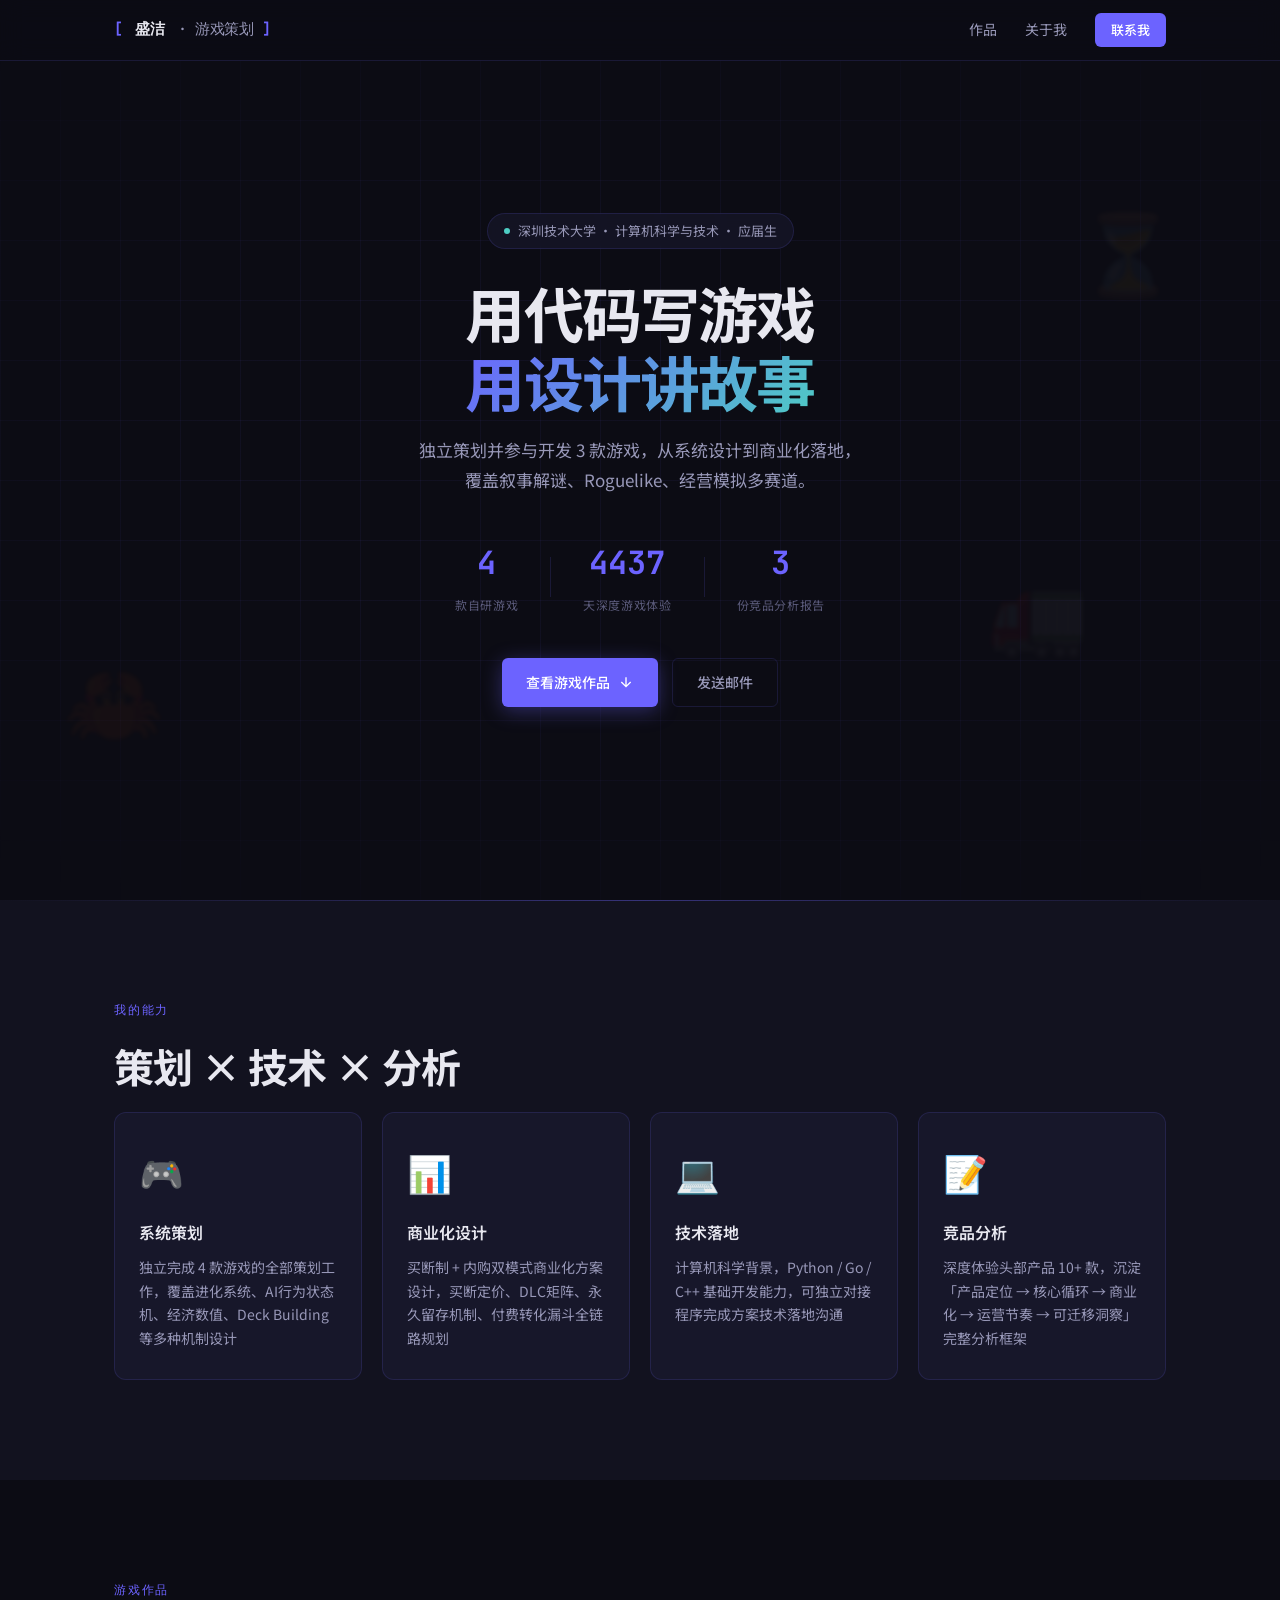
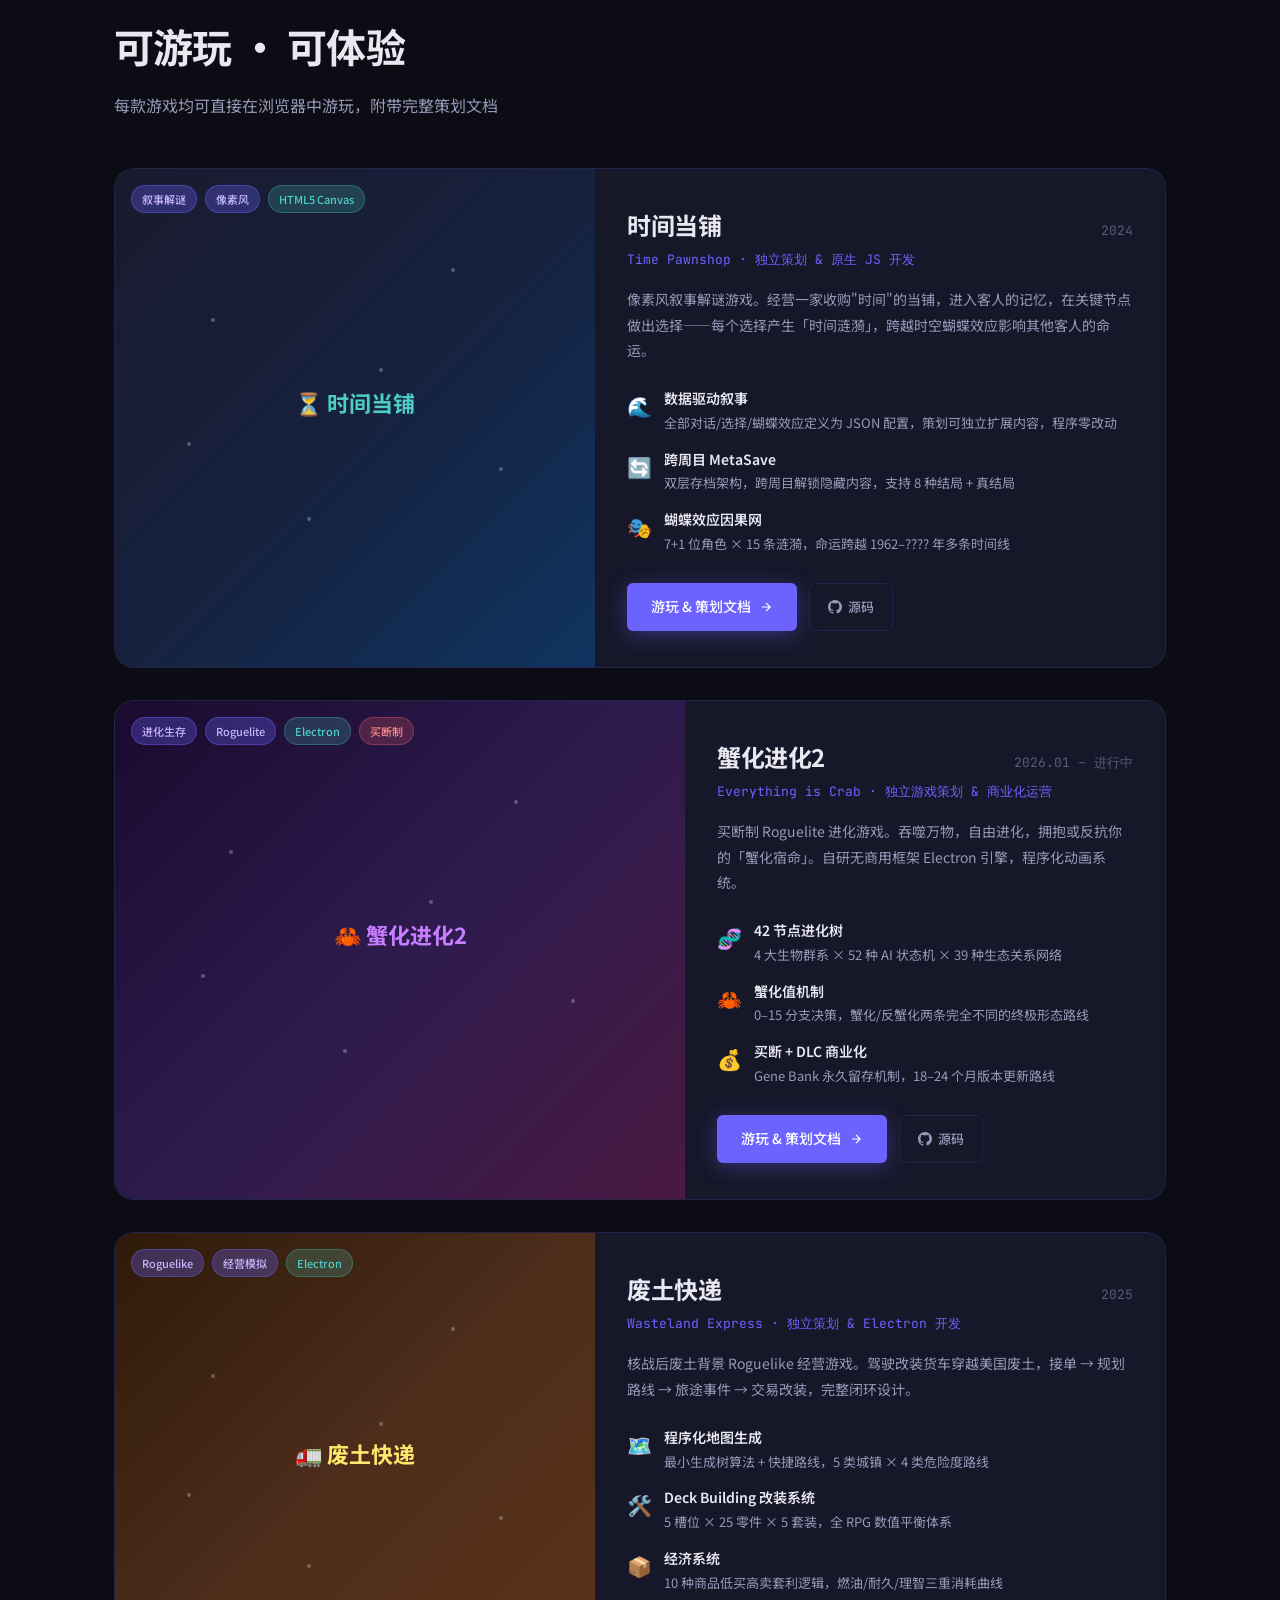
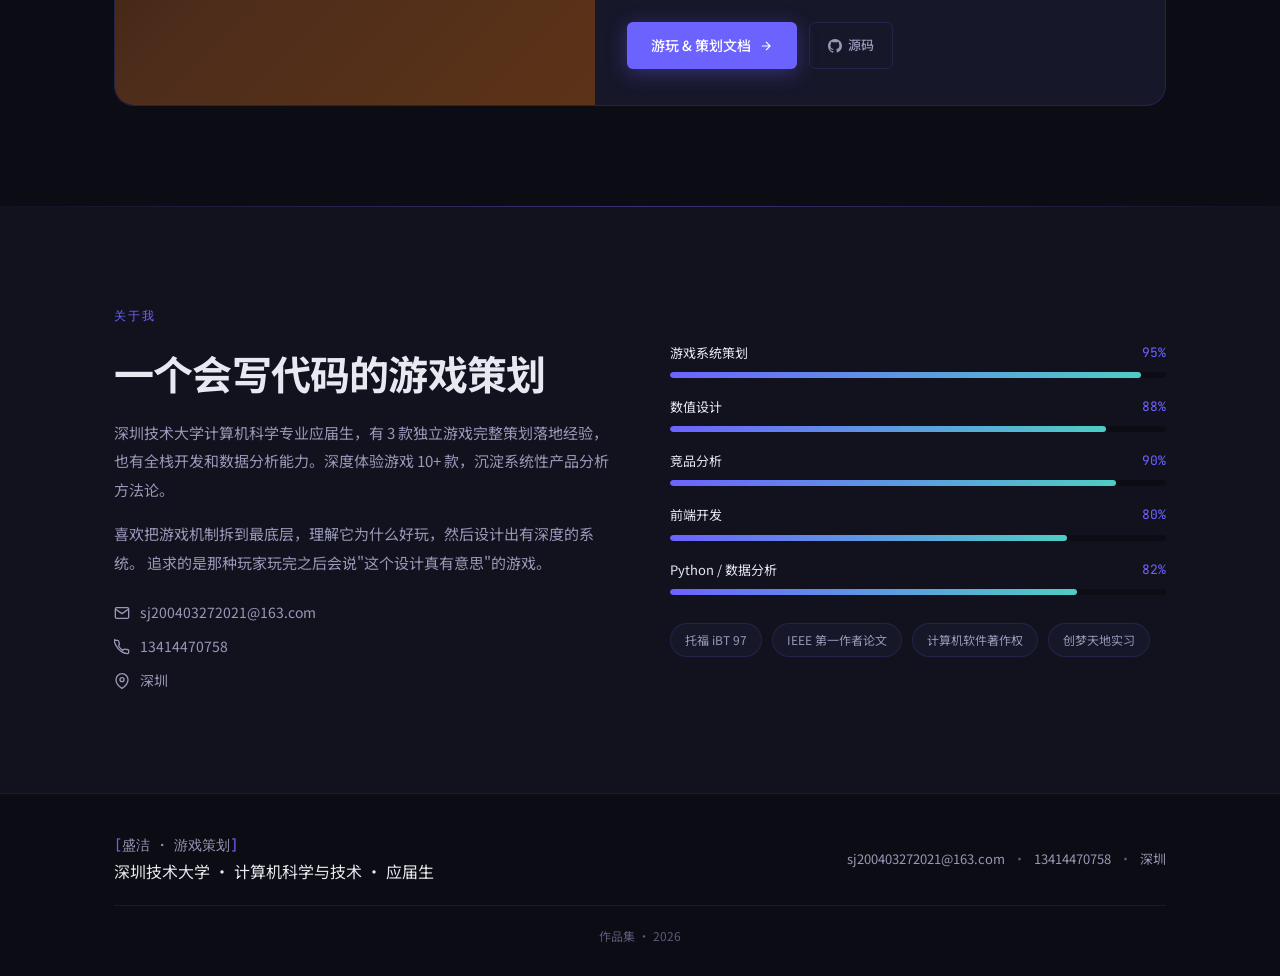
<file: index.html>
<!DOCTYPE html>
<html lang="zh-CN">
<head>
  <meta charset="UTF-8">
  <meta name="viewport" content="width=device-width, initial-scale=1.0">
  <title>盛洁 · 游戏作品集</title>
  <link rel="stylesheet" href="styles/main.css">
  <link rel="preconnect" href="https://fonts.googleapis.com">
  <link href="https://fonts.googleapis.com/css2?family=Noto+Sans+SC:wght@300;400;500;700&family=JetBrains+Mono:wght@400;700&display=swap" rel="stylesheet">
  <meta name="description" content="盛洁的游戏作品集 · 游戏策划 / 系统设计 / 商业化运营 · 深圳技术大学计算机科学">

  <!-- Open Graph -->
  <meta property="og:title" content="盛洁 · 游戏作品集">
  <meta property="og:description" content="3款自研游戏的完整策划文档与可游玩Demo · 游戏策划作品集">
  <meta property="og:type" content="website">
</head>
<body>

  <!-- ====== 导航栏 ====== -->
  <header class="site-header">
    <div class="header-inner">
      <a href="/" class="logo">
        <span class="logo-bracket">[</span>
        <span class="logo-name">盛洁</span>
        <span class="logo-role">· 游戏策划</span>
        <span class="logo-bracket">]</span>
      </a>
      <nav class="header-nav">
        <a href="#games" class="nav-link">作品</a>
        <a href="#about" class="nav-link">关于我</a>
        <a href="mailto:sj200403272021@163.com" class="nav-link nav-contact">联系我</a>
      </nav>
    </div>
  </header>

  <!-- ====== Hero 区域 ====== -->
  <section class="hero">
    <div class="hero-bg">
      <div class="hero-grid"></div>
    </div>
    <div class="hero-content">
      <div class="hero-badge">
        <span class="badge-dot"></span>
        <span>深圳技术大学 · 计算机科学与技术 · 应届生</span>
      </div>
      <h1 class="hero-title">
        用代码写游戏<br>
        <span class="hero-accent">用设计讲故事</span>
      </h1>
      <p class="hero-desc">
        独立策划并参与开发 3 款游戏，从系统设计到商业化落地，<br>
        覆盖叙事解谜、Roguelike、经营模拟多赛道。
      </p>
      <div class="hero-stats">
        <div class="stat-item">
          <span class="stat-num">4</span>
          <span class="stat-label">款自研游戏</span>
        </div>
        <div class="stat-divider"></div>
        <div class="stat-item">
          <span class="stat-num">4437</span>
          <span class="stat-label">天深度游戏体验</span>
        </div>
        <div class="stat-divider"></div>
        <div class="stat-item">
          <span class="stat-num">3</span>
          <span class="stat-label">份竞品分析报告</span>
        </div>
      </div>
      <div class="hero-cta">
        <a href="#games" class="btn btn-primary">
          <span>查看游戏作品</span>
          <svg width="16" height="16" viewBox="0 0 24 24" fill="none" stroke="currentColor" stroke-width="2">
            <path d="M12 5v14M5 12l7 7 7-7"/>
          </svg>
        </a>
        <a href="mailto:sj200403272021@163.com" class="btn btn-ghost">发送邮件</a>
      </div>
    </div>
    <div class="hero-decoration">
      <div class="deco-crab">🦀</div>
      <div class="deco-hourglass">⏳</div>
      <div class="deco-truck">🚛</div>
    </div>
  </section>

  <!-- ====== 核心能力 ====== -->
  <section class="skills-section">
    <div class="container">
      <div class="section-label">我的能力</div>
      <h2 class="section-title">策划 × 技术 × 分析</h2>
      <div class="skills-grid">
        <div class="skill-card">
          <div class="skill-icon">🎮</div>
          <h3>系统策划</h3>
          <p>独立完成 4 款游戏的全部策划工作，覆盖进化系统、AI行为状态机、经济数值、Deck Building 等多种机制设计</p>
        </div>
        <div class="skill-card">
          <div class="skill-icon">📊</div>
          <h3>商业化设计</h3>
          <p>买断制 + 内购双模式商业化方案设计，买断定价、DLC矩阵、永久留存机制、付费转化漏斗全链路规划</p>
        </div>
        <div class="skill-card">
          <div class="skill-icon">💻</div>
          <h3>技术落地</h3>
          <p>计算机科学背景，Python / Go / C++ 基础开发能力，可独立对接程序完成方案技术落地沟通</p>
        </div>
        <div class="skill-card">
          <div class="skill-icon">📝</div>
          <h3>竞品分析</h3>
          <p>深度体验头部产品 10+ 款，沉淀「产品定位 → 核心循环 → 商业化 → 运营节奏 → 可迁移洞察」完整分析框架</p>
        </div>
      </div>
    </div>
  </section>

  <!-- ====== 游戏作品 ====== -->
  <section class="games-section" id="games">
    <div class="container">
      <div class="section-label">游戏作品</div>
      <h2 class="section-title">可游玩 · 可体验</h2>
      <p class="section-desc">每款游戏均可直接在浏览器中游玩，附带完整策划文档</p>

      <!-- 游戏卡片 -->
      <div class="games-list">

        <!-- 游戏 1：时间当铺 -->
        <div class="game-card game-card-featured">
          <div class="game-card-visual">
            <div class="game-preview" id="preview-timepawn">
              <div class="preview-content">
                <div class="preview-label">⏳ 时间当铺</div>
                <div class="preview-hint">点击开始游戏</div>
              </div>
              <div class="preview-particles">
                <span></span><span></span><span></span>
                <span></span><span></span><span></span>
              </div>
            </div>
            <div class="game-tags">
              <span class="tag tag-genre">叙事解谜</span>
              <span class="tag tag-genre">像素风</span>
              <span class="tag tag-tech">HTML5 Canvas</span>
            </div>
          </div>
          <div class="game-card-body">
            <div class="game-card-header">
              <h3 class="game-title">时间当铺</h3>
              <span class="game-year">2024</span>
            </div>
            <p class="game-subtitle">Time Pawnshop · 独立策划 & 原生 JS 开发</p>
            <p class="game-desc">
              像素风叙事解谜游戏。经营一家收购"时间"的当铺，进入客人的记忆，在关键节点做出选择——每个选择产生「时间涟漪」，跨越时空蝴蝶效应影响其他客人的命运。
            </p>
            <div class="game-highlights">
              <div class="highlight">
                <span class="highlight-icon">🌊</span>
                <div>
                  <div class="highlight-title">数据驱动叙事</div>
                  <div class="highlight-desc">全部对话/选择/蝴蝶效应定义为 JSON 配置，策划可独立扩展内容，程序零改动</div>
                </div>
              </div>
              <div class="highlight">
                <span class="highlight-icon">🔄</span>
                <div>
                  <div class="highlight-title">跨周目 MetaSave</div>
                  <div class="highlight-desc">双层存档架构，跨周目解锁隐藏内容，支持 8 种结局 + 真结局</div>
                </div>
              </div>
              <div class="highlight">
                <span class="highlight-icon">🎭</span>
                <div>
                  <div class="highlight-title">蝴蝶效应因果网</div>
                  <div class="highlight-desc">7+1 位角色 × 15 条涟漪，命运跨越 1962–???? 年多条时间线</div>
                </div>
              </div>
            </div>
            <div class="game-card-footer">
              <a href="games/time-pawnshop.html" class="btn btn-primary">
                <span>游玩 & 策划文档</span>
                <svg width="14" height="14" viewBox="0 0 24 24" fill="none" stroke="currentColor" stroke-width="2">
                  <path d="M5 12h14M12 5l7 7-7 7"/>
                </svg>
              </a>
              <a href="https://github.com/shengjie2022/time-pawnshop" target="_blank" class="btn btn-outline">
                <svg width="14" height="14" viewBox="0 0 24 24" fill="currentColor">
                  <path d="M12 0C5.37 0 0 5.37 0 12c0 5.31 3.435 9.795 8.205 11.385.6.105.825-.255.825-.57 0-.285-.015-1.23-.015-2.235-3.015.555-3.795-.735-4.035-1.41-.135-.345-.72-1.41-1.23-1.695-.42-.225-1.02-.78-.015-.795.945-.015 1.62.87 1.62.87 1.08 1.845 2.835 1.31 3.53 1.005.105-.78.42-1.305.765-1.605-2.67-.3-5.46-1.335-5.46-5.925 0-1.305.465-2.385 1.23-3.225-.12-.3-.54-1.53.12-3.18 0 0 1.005-.315 3.3 1.23.96-.27 1.98-.405 3-.405s2.04.135 3 .405c2.295-1.56 3.3-1.23 3.3-1.23.66 1.65.24 2.88.12 3.18.765.84 1.23 1.905 1.23 3.225 0 4.605-2.805 5.625-5.475 5.925.435.375.81 1.095.81 2.22 0 1.605-.015 2.895-.015 3.3 0 .315.225.69.825.57A12.02 12.02 0 0024 12c0-6.63-5.37-12-12-12z"/>
                </svg>
                源码
              </a>
            </div>
          </div>
        </div>

        <!-- 游戏 2：蟹化进化2 -->
        <div class="game-card game-card-right">
          <div class="game-card-visual">
            <div class="game-preview game-preview-crab" id="preview-crab">
              <div class="preview-content">
                <div class="preview-label">🦀 蟹化进化2</div>
                <div class="preview-hint">点击开始游戏</div>
              </div>
              <div class="preview-particles">
                <span></span><span></span><span></span>
                <span></span><span></span><span></span>
              </div>
            </div>
            <div class="game-tags">
              <span class="tag tag-genre">进化生存</span>
              <span class="tag tag-genre">Roguelite</span>
              <span class="tag tag-tech">Electron</span>
              <span class="tag tag-biz">买断制</span>
            </div>
          </div>
          <div class="game-card-body">
            <div class="game-card-header">
              <h3 class="game-title">蟹化进化2</h3>
              <span class="game-year">2026.01 – 进行中</span>
            </div>
            <p class="game-subtitle">Everything is Crab · 独立游戏策划 & 商业化运营</p>
            <p class="game-desc">
              买断制 Roguelite 进化游戏。吞噬万物，自由进化，拥抱或反抗你的「蟹化宿命」。自研无商用框架 Electron 引擎，程序化动画系统。
            </p>
            <div class="game-highlights">
              <div class="highlight">
                <span class="highlight-icon">🧬</span>
                <div>
                  <div class="highlight-title">42 节点进化树</div>
                  <div class="highlight-desc">4 大生物群系 × 52 种 AI 状态机 × 39 种生态关系网络</div>
                </div>
              </div>
              <div class="highlight">
                <span class="highlight-icon">🦀</span>
                <div>
                  <div class="highlight-title">蟹化值机制</div>
                  <div class="highlight-desc">0–15 分支决策，蟹化/反蟹化两条完全不同的终极形态路线</div>
                </div>
              </div>
              <div class="highlight">
                <span class="highlight-icon">💰</span>
                <div>
                  <div class="highlight-title">买断 + DLC 商业化</div>
                  <div class="highlight-desc">Gene Bank 永久留存机制，18–24 个月版本更新路线</div>
                </div>
              </div>
            </div>
            <div class="game-card-footer">
              <a href="games/crab-evolution.html" class="btn btn-primary">
                <span>游玩 & 策划文档</span>
                <svg width="14" height="14" viewBox="0 0 24 24" fill="none" stroke="currentColor" stroke-width="2">
                  <path d="M5 12h14M12 5l7 7-7 7"/>
                </svg>
              </a>
              <a href="https://github.com/shengjie2022/carcinization-evolution-2" target="_blank" class="btn btn-outline">
                <svg width="14" height="14" viewBox="0 0 24 24" fill="currentColor">
                  <path d="M12 0C5.37 0 0 5.37 0 12c0 5.31 3.435 9.795 8.205 11.385.6.105.825-.255.825-.57 0-.285-.015-1.23-.015-2.235-3.015.555-3.795-.735-4.035-1.41-.135-.345-.72-1.41-1.23-1.695-.42-.225-1.02-.78-.015-.795.945-.015 1.62.87 1.62.87 1.08 1.845 2.835 1.31 3.53 1.005.105-.78.42-1.305.765-1.605-2.67-.3-5.46-1.335-5.46-5.925 0-1.305.465-2.385 1.23-3.225-.12-.3-.54-1.53.12-3.18 0 0 1.005-.315 3.3 1.23.96-.27 1.98-.405 3-.405s2.04.135 3 .405c2.295-1.56 3.3-1.23 3.3-1.23.66 1.65.24 2.88.12 3.18.765.84 1.23 1.905 1.23 3.225 0 4.605-2.805 5.625-5.475 5.925.435.375.81 1.095.81 2.22 0 1.605-.015 2.895-.015 3.3 0 .315.225.69.825.57A12.02 12.02 0 0024 12c0-6.63-5.37-12-12-12z"/>
                </svg>
                源码
              </a>
            </div>
          </div>
        </div>

        <!-- 游戏 3：废土快递 -->
        <div class="game-card game-card-left">
          <div class="game-card-visual">
            <div class="game-preview game-preview-wasteland" id="preview-wasteland">
              <div class="preview-content">
                <div class="preview-label">🚛 废土快递</div>
                <div class="preview-hint">点击开始游戏</div>
              </div>
              <div class="preview-particles">
                <span></span><span></span><span></span>
                <span></span><span></span><span></span>
              </div>
            </div>
            <div class="game-tags">
              <span class="tag tag-genre">Roguelike</span>
              <span class="tag tag-genre">经营模拟</span>
              <span class="tag tag-tech">Electron</span>
            </div>
          </div>
          <div class="game-card-body">
            <div class="game-card-header">
              <h3 class="game-title">废土快递</h3>
              <span class="game-year">2025</span>
            </div>
            <p class="game-subtitle">Wasteland Express · 独立策划 & Electron 开发</p>
            <p class="game-desc">
              核战后废土背景 Roguelike 经营游戏。驾驶改装货车穿越美国废土，接单 → 规划路线 → 旅途事件 → 交易改装，完整闭环设计。
            </p>
            <div class="game-highlights">
              <div class="highlight">
                <span class="highlight-icon">🗺️</span>
                <div>
                  <div class="highlight-title">程序化地图生成</div>
                  <div class="highlight-desc">最小生成树算法 + 快捷路线，5 类城镇 × 4 类危险度路线</div>
                </div>
              </div>
              <div class="highlight">
                <span class="highlight-icon">🛠️</span>
                <div>
                  <div class="highlight-title">Deck Building 改装系统</div>
                  <div class="highlight-desc">5 槽位 × 25 零件 × 5 套装，全 RPG 数值平衡体系</div>
                </div>
              </div>
              <div class="highlight">
                <span class="highlight-icon">📦</span>
                <div>
                  <div class="highlight-title">经济系统</div>
                  <div class="highlight-desc">10 种商品低买高卖套利逻辑，燃油/耐久/理智三重消耗曲线</div>
                </div>
              </div>
            </div>
            <div class="game-card-footer">
              <a href="games/wasteland.html" class="btn btn-primary">
                <span>游玩 & 策划文档</span>
                <svg width="14" height="14" viewBox="0 0 24 24" fill="none" stroke="currentColor" stroke-width="2">
                  <path d="M5 12h14M12 5l7 7-7 7"/>
                </svg>
              </a>
              <a href="https://github.com/shengjie2022/wasteland-express" target="_blank" class="btn btn-outline">
                <svg width="14" height="14" viewBox="0 0 24 24" fill="currentColor">
                  <path d="M12 0C5.37 0 0 5.37 0 12c0 5.31 3.435 9.795 8.205 11.385.6.105.825-.255.825-.57 0-.285-.015-1.23-.015-2.235-3.015.555-3.795-.735-4.035-1.41-.135-.345-.72-1.41-1.23-1.695-.42-.225-1.02-.78-.015-.795.945-.015 1.62.87 1.62.87 1.08 1.845 2.835 1.31 3.53 1.005.105-.78.42-1.305.765-1.605-2.67-.3-5.46-1.335-5.46-5.925 0-1.305.465-2.385 1.23-3.225-.12-.3-.54-1.53.12-3.18 0 0 1.005-.315 3.3 1.23.96-.27 1.98-.405 3-.405s2.04.135 3 .405c2.295-1.56 3.3-1.23 3.3-1.23.66 1.65.24 2.88.12 3.18.765.84 1.23 1.905 1.23 3.225 0 4.605-2.805 5.625-5.475 5.925.435.375.81 1.095.81 2.22 0 1.605-.015 2.895-.015 3.3 0 .315.225.69.825.57A12.02 12.02 0 0024 12c0-6.63-5.37-12-12-12z"/>
                </svg>
                源码
              </a>
            </div>
          </div>
        </div>

      </div>
    </div>
  </section>

  <!-- ====== 关于我 ====== -->
  <section class="about-section" id="about">
    <div class="container">
      <div class="about-grid">
        <div class="about-left">
          <div class="section-label">关于我</div>
          <h2 class="section-title">一个会写代码的游戏策划</h2>
          <p class="about-text">
            深圳技术大学计算机科学专业应届生，有 3 款独立游戏完整策划落地经验，
            也有全栈开发和数据分析能力。深度体验游戏 10+ 款，沉淀系统性产品分析方法论。
          </p>
          <p class="about-text">
            喜欢把游戏机制拆到最底层，理解它为什么好玩，然后设计出有深度的系统。
            追求的是那种玩家玩完之后会说"这个设计真有意思"的游戏。
          </p>
          <div class="about-links">
            <a href="mailto:sj200403272021@163.com" class="about-link">
              <svg width="16" height="16" viewBox="0 0 24 24" fill="none" stroke="currentColor" stroke-width="2">
                <path d="M4 4h16c1.1 0 2 .9 2 2v12c0 1.1-.9 2-2 2H4c-1.1 0-2-.9-2-2V6c0-1.1.9-2 2-2z"/><polyline points="22,6 12,13 2,6"/>
              </svg>
              sj200403272021@163.com
            </a>
            <a href="tel:13414470758" class="about-link">
              <svg width="16" height="16" viewBox="0 0 24 24" fill="none" stroke="currentColor" stroke-width="2">
                <path d="M22 16.92v3a2 2 0 01-2.18 2 19.79 19.79 0 01-8.63-3.07A19.5 19.5 0 013.07 9.81 19.79 19.79 0 01.22 1.21 2 2 0 012.22 2h3a2 2 0 012 1.72 12.84 12.84 0 00.7 2.81 2 2 0 01-.45 2.11L7.09 10.91a16 16 0 006 6.09l1.27-1.27a2 2 0 012.11-.45 12.84 12.84 0 002.81.7A2 2 0 0122 16.92z"/>
              </svg>
              13414470758
            </a>
            <span class="about-link">
              <svg width="16" height="16" viewBox="0 0 24 24" fill="none" stroke="currentColor" stroke-width="2">
                <path d="M21 10c0 7-9 13-9 13s-9-6-9-13a9 9 0 0118 0z"/><circle cx="12" cy="10" r="3"/>
              </svg>
              深圳
            </span>
          </div>
        </div>
        <div class="about-right">
          <div class="skill-bar-group">
            <div class="skill-bar-item">
              <div class="skill-bar-header">
                <span>游戏系统策划</span><span class="skill-bar-pct">95%</span>
              </div>
              <div class="skill-bar-track"><div class="skill-bar-fill" style="width:95%"></div></div>
            </div>
            <div class="skill-bar-item">
              <div class="skill-bar-header">
                <span>数值设计</span><span class="skill-bar-pct">88%</span>
              </div>
              <div class="skill-bar-track"><div class="skill-bar-fill" style="width:88%"></div></div>
            </div>
            <div class="skill-bar-item">
              <div class="skill-bar-header">
                <span>竞品分析</span><span class="skill-bar-pct">90%</span>
              </div>
              <div class="skill-bar-track"><div class="skill-bar-fill" style="width:90%"></div></div>
            </div>
            <div class="skill-bar-item">
              <div class="skill-bar-header">
                <span>前端开发</span><span class="skill-bar-pct">80%</span>
              </div>
              <div class="skill-bar-track"><div class="skill-bar-fill" style="width:80%"></div></div>
            </div>
            <div class="skill-bar-item">
              <div class="skill-bar-header">
                <span>Python / 数据分析</span><span class="skill-bar-pct">82%</span>
              </div>
              <div class="skill-bar-track"><div class="skill-bar-fill" style="width:82%"></div></div>
            </div>
          </div>
          <div class="about-tags">
            <span class="about-tag">托福 iBT 97</span>
            <span class="about-tag">IEEE 第一作者论文</span>
            <span class="about-tag">计算机软件著作权</span>
            <span class="about-tag">创梦天地实习</span>
          </div>
        </div>
      </div>
    </div>
  </section>

  <!-- ====== 页脚 ====== -->
  <footer class="site-footer">
    <div class="container">
      <div class="footer-inner">
        <div class="footer-left">
          <div class="footer-logo">
            <span class="logo-bracket">[</span>盛洁 · 游戏策划<span class="logo-bracket">]</span>
          </div>
          <p>深圳技术大学 · 计算机科学与技术 · 应届生</p>
        </div>
        <div class="footer-links">
          <a href="mailto:sj200403272021@163.com">sj200403272021@163.com</a>
          <span class="footer-dot">·</span>
          <a href="tel:13414470758">13414470758</a>
          <span class="footer-dot">·</span>
          <span>深圳</span>
        </div>
      </div>
      <div class="footer-copy">
        <p>作品集 · 2026</p>
      </div>
    </div>
  </footer>

</body>
</html>
</file>
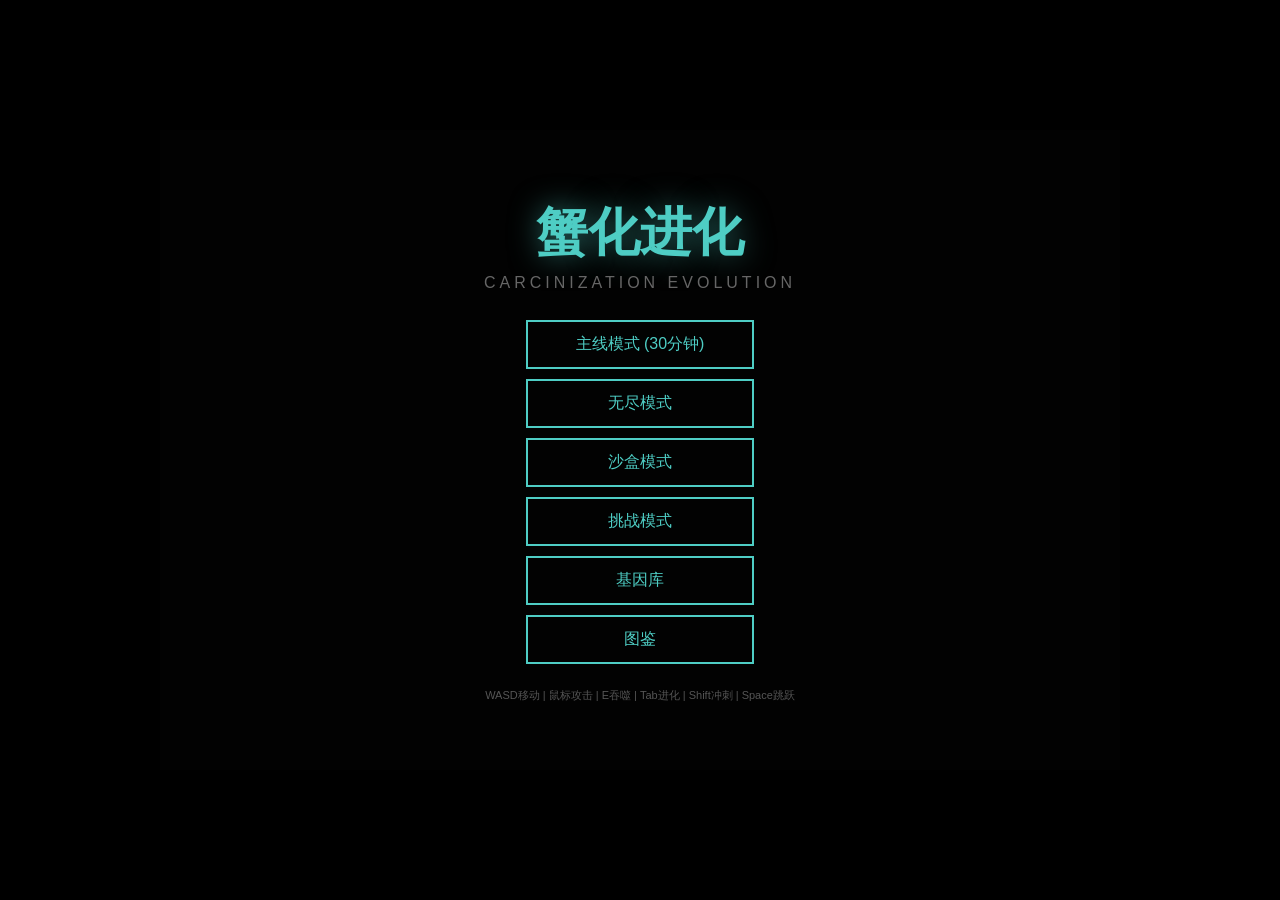
<file: games/crab/index.html>
<!DOCTYPE html>
<html lang="zh-CN">
<head>
  <meta charset="UTF-8">
  <title>蟹化进化</title>
  <link rel="stylesheet" href="styles/main.css">
</head>
<body>
  <div id="game-container">
    <canvas id="gameCanvas" width="960" height="640"></canvas>
    <div id="ui-overlay">
      <div id="start-screen" class="screen active">
        <h1>蟹化进化</h1>
        <p class="subtitle">CARCINIZATION EVOLUTION</p>
        <div class="menu-buttons">
          <button id="btn-start">主线模式 (30分钟)</button>
          <button id="btn-endless">无尽模式</button>
          <button id="btn-sandbox">沙盒模式</button>
          <button id="btn-challenge">挑战模式</button>
          <button id="btn-genebank">基因库</button>
          <button id="btn-codex">图鉴</button>
        </div>
        <p class="hint">WASD移动 | 鼠标攻击 | E吞噬 | Tab进化 | Shift冲刺 | Space跳跃</p>
      </div>

      <div id="challenge-screen" class="screen">
        <h2>挑战模式</h2>
        <div id="challenge-list" class="challenge-grid"></div>
        <button id="btn-back-challenge">返回</button>
      </div>

      <div id="genebank-screen" class="screen">
        <h2>基因库</h2>
        <div id="genebank-content" class="genebank-grid"></div>
        <p id="ep-display" class="ep-label">EP: 0</p>
        <button id="btn-back-genebank">返回</button>
      </div>

      <div id="codex-screen" class="screen">
        <h2>图鉴</h2>
        <div class="codex-tabs">
          <button class="codex-tab active" data-tab="evolutions">进化</button>
          <button class="codex-tab" data-tab="creatures">生物</button>
          <button class="codex-tab" data-tab="endings">结局</button>
        </div>
        <div id="codex-content" class="codex-grid"></div>
        <button id="btn-back-codex">返回</button>
      </div>

      <div id="pause-screen" class="screen">
        <h2>暂停</h2>
        <button id="btn-resume">继续</button>
        <button id="btn-achievements">成就</button>
        <button id="btn-quit">退出</button>
      </div>

      <div id="achievements-screen" class="screen">
        <h2>成就</h2>
        <div id="achievement-list" class="achievement-grid"></div>
        <button id="btn-back-achievements">返回</button>
      </div>

      <div id="victory-screen" class="screen">
        <h1>胜利!</h1>
        <p id="victory-stats"></p>
        <div id="victory-ep" class="ep-reward"></div>
        <button id="btn-restart-win">再来一局</button>
      </div>

      <div id="defeat-screen" class="screen">
        <h1>进化终结</h1>
        <p id="defeat-stats"></p>
        <div id="defeat-ep" class="ep-reward"></div>
        <button id="btn-restart-lose">再来一局</button>
      </div>

      <div id="evolution-panel" class="screen">
        <canvas id="evoCanvas" width="800" height="560"></canvas>
        <button id="btn-close-evo">关闭 (Tab)</button>
      </div>

      <div id="evo-choice-screen" class="screen">
        <h2>进化！</h2>
        <p class="evo-choice-subtitle">选择一个进化方向</p>
        <div id="evo-choices" class="evo-choice-grid"></div>
        <button id="btn-skip-evo">跳过</button>
      </div>

      <div id="sandbox-panel" class="screen">
        <h2>沙盒控制</h2>
        <div class="sandbox-controls">
          <div class="sandbox-row">
            <label>生物类型:</label>
            <select id="sandbox-creature-type"></select>
            <label>数量:</label>
            <input type="number" id="sandbox-creature-count" value="1" min="1" max="10">
            <button id="btn-sandbox-spawn">生成</button>
          </div>
          <div class="sandbox-row">
            <label>时间速度:</label>
            <input type="range" id="sandbox-timescale" min="0" max="3" step="0.1" value="1">
            <span id="sandbox-timescale-val">1.0x</span>
          </div>
          <div class="sandbox-row">
            <label>无敌模式:</label>
            <input type="checkbox" id="sandbox-godmode">
          </div>
        </div>
        <button id="btn-close-sandbox">关闭</button>
      </div>
    </div>
  </div>
  <script type="module" src="src/index.js"></script>
</body>
</html>
</file>
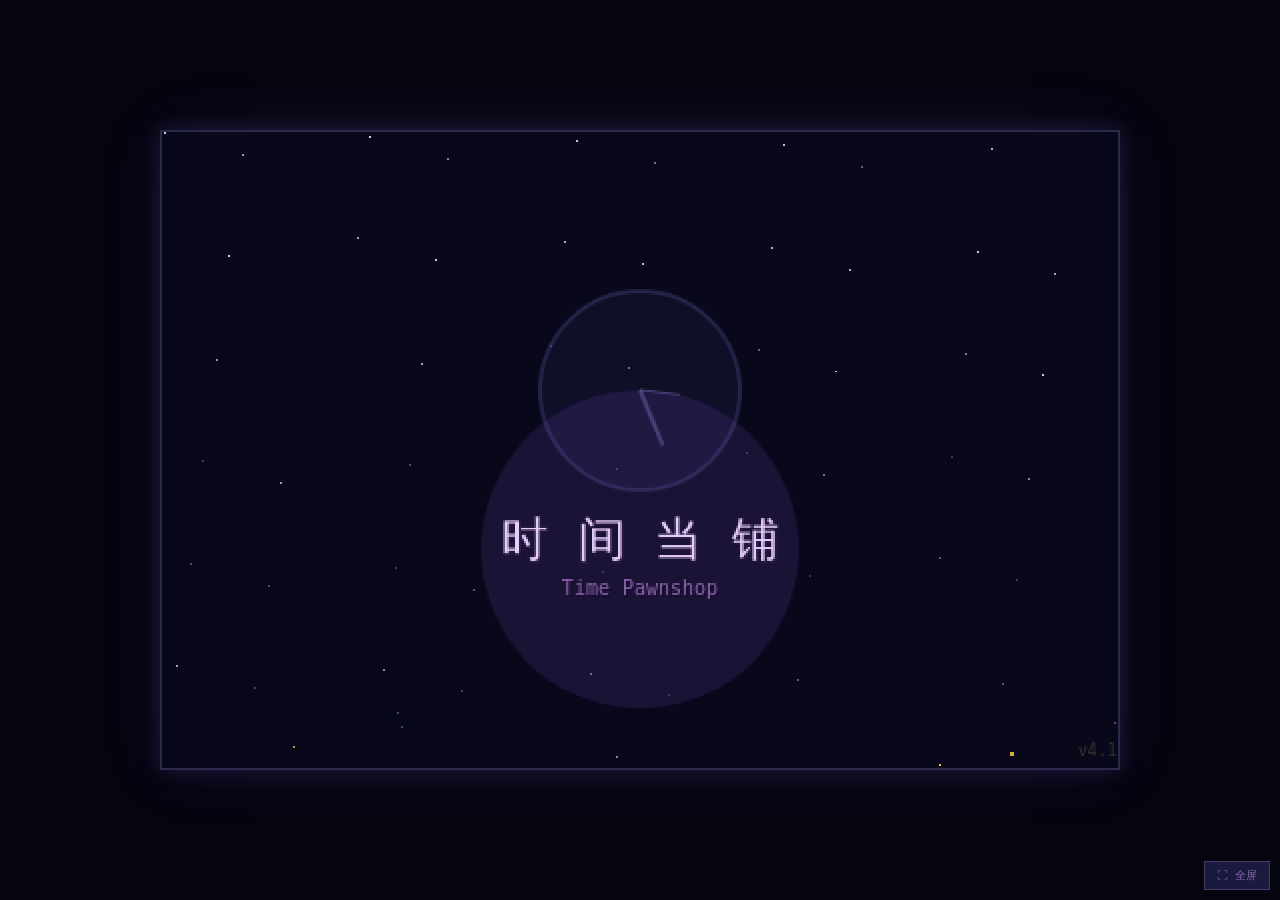
<file: games/time-pawnshop/index.html>
<!DOCTYPE html>
<html lang="zh-CN">
<head>
  <meta charset="UTF-8">
  <meta name="viewport" content="width=device-width, initial-scale=1.0, user-scalable=no">
  <title>时间当铺 | Time Pawnshop</title>
  <link rel="stylesheet" href="css/style.css">
</head>
<body>
  <div id="loading">时间当铺</div>
  <canvas id="gameCanvas"></canvas>
  <button id="fullscreenBtn" title="全屏">⛶ 全屏</button>

  <script src="js/engine.js"></script>
  <script src="js/data.js"></script>
  <script src="js/game.js"></script>
  <script>
    window.addEventListener('load', () => {
      document.getElementById('loading').style.display = 'none';
      const game = new Game();
      game.run();

      // 全屏切换
      document.getElementById('fullscreenBtn').addEventListener('click', () => {
        const el = document.documentElement;
        if (!document.fullscreenElement) {
          (el.requestFullscreen || el.webkitRequestFullscreen || el.msRequestFullscreen).call(el);
        } else {
          (document.exitFullscreen || document.webkitExitFullscreen || document.msExitFullscreen).call(document);
        }
      });
    });
  </script>
</body>
</html>
</file>
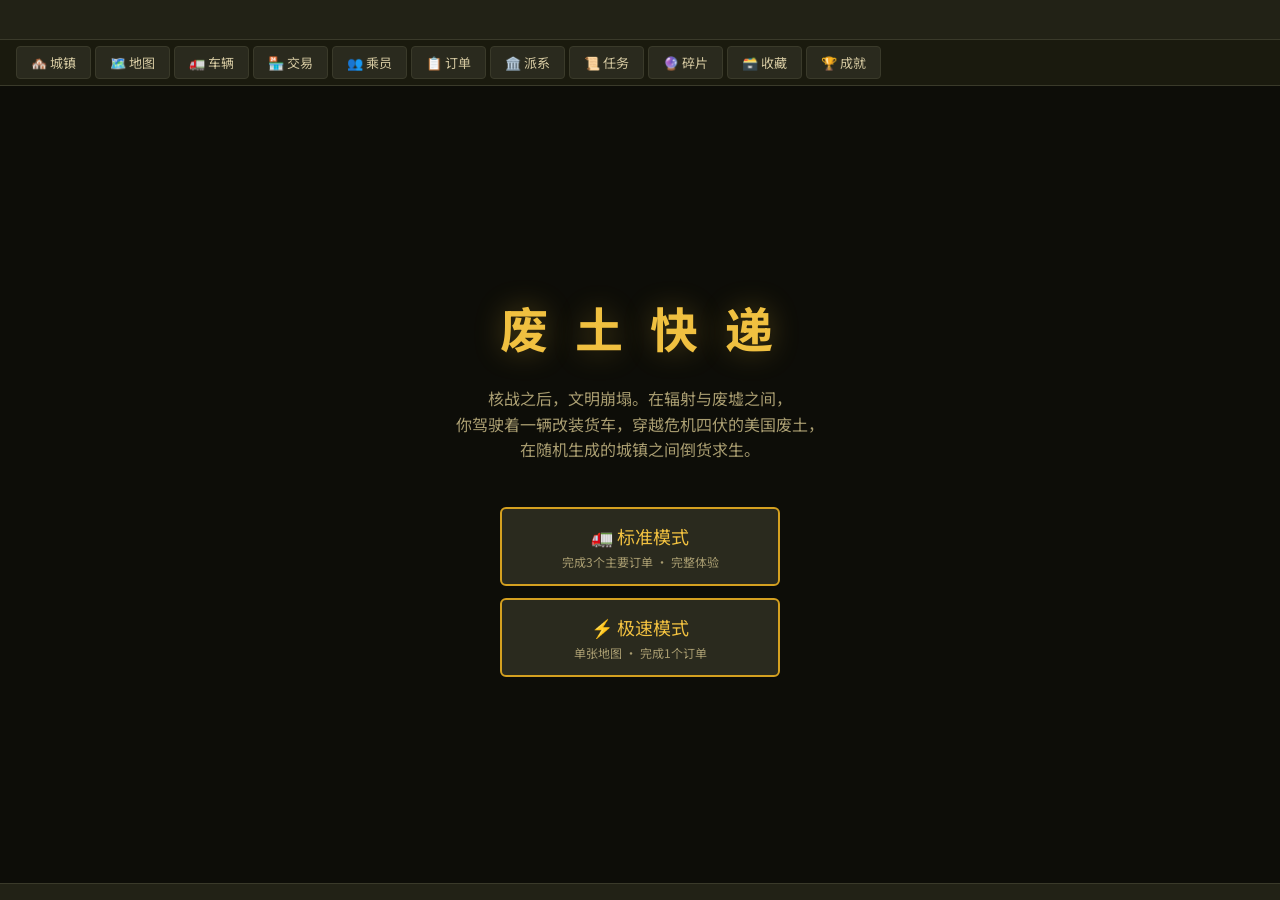
<file: games/wasteland/index.html>
<!DOCTYPE html>
<html lang="zh-CN">
<head>
    <meta charset="UTF-8">
    <meta name="viewport" content="width=device-width, initial-scale=1.0">
    <title>废土快递</title>
    <link rel="stylesheet" href="css/style.css">
</head>
<body>
    <div id="app">
        <!-- 状态栏 -->
        <div id="status-bar"></div>

        <!-- 导航栏 -->
        <div id="nav-bar">
            <button class="nav-btn" id="nav-town">🏘️ 城镇</button>
            <button class="nav-btn" id="nav-map">🗺️ 地图</button>
            <button class="nav-btn" id="nav-vehicle">🚛 车辆</button>
            <button class="nav-btn" id="nav-trade">🏪 交易</button>
            <button class="nav-btn" id="nav-crew">👥 乘员</button>
            <button class="nav-btn" id="nav-orders">📋 订单</button>
            <button class="nav-btn" id="nav-factions">🏛️ 派系</button>
            <button class="nav-btn" id="nav-missions">📜 任务</button>
            <button class="nav-btn" id="nav-fragments">🔮 碎片</button>
            <button class="nav-btn" id="nav-collectibles">🗃️ 收藏</button>
            <button class="nav-btn" id="nav-achievements">🏆 成就</button>
        </div>

        <!-- 主内容区 -->
        <div id="main-content">
            <!-- 主菜单 -->
            <div class="panel active" id="panel-menu">
                <div class="menu-screen">
                    <h1>废 土 快 递</h1>
                    <p class="menu-subtitle">
                        核战之后，文明崩塌。在辐射与废墟之间，<br>
                        你驾驶着一辆改装货车，穿越危机四伏的美国废土，<br>
                        在随机生成的城镇之间倒货求生。
                    </p>
                    <div class="menu-buttons">
                        <button class="menu-btn" id="btn-standard">
                            🚛 标准模式
                            <span class="menu-btn-desc">完成3个主要订单 · 完整体验</span>
                        </button>
                        <button class="menu-btn" id="btn-speed">
                            ⚡ 极速模式
                            <span class="menu-btn-desc">单张地图 · 完成1个订单</span>
                        </button>
                    </div>
                </div>
            </div>

            <!-- 城镇界面 -->
            <div class="panel" id="panel-town">
                <div id="town-content"></div>
            </div>

            <!-- 地图界面 -->
            <div class="panel" id="panel-map">
                <div class="map-container">
                    <canvas id="map-canvas"></canvas>
                    <div class="map-zoom-controls">
                        <button onclick="ui.mapZoomIn()" title="放大">+</button>
                        <span class="map-zoom-label" id="zoom-label">100%</span>
                        <button onclick="ui.mapZoomOut()" title="缩小">−</button>
                        <button onclick="ui.mapZoomReset()" title="重置视图">⟲</button>
                    </div>
                </div>
                <div id="route-panel"></div>
            </div>

            <!-- 车辆改装界面 -->
            <div class="panel" id="panel-vehicle">
                <canvas id="vehicle-canvas"></canvas>
                <div id="vehicle-content"></div>
            </div>

            <!-- 交易界面 -->
            <div class="panel" id="panel-trade">
                <div id="trade-content"></div>
            </div>

            <!-- 乘员界面 -->
            <div class="panel" id="panel-crew">
                <div id="crew-content"></div>
            </div>

            <!-- 订单界面 -->
            <div class="panel" id="panel-orders">
                <div id="orders-content"></div>
            </div>

            <!-- 成就界面 -->
            <div class="panel" id="panel-achievements">
                <div id="achievements-content"></div>
            </div>

            <!-- 派系界面 -->
            <div class="panel" id="panel-factions">
                <div id="factions-content"></div>
            </div>

            <!-- 任务界面 -->
            <div class="panel" id="panel-missions">
                <div id="missions-content"></div>
            </div>

            <!-- 零点碎片界面 -->
            <div class="panel" id="panel-fragments">
                <div id="fragments-content"></div>
            </div>

            <!-- 收藏册界面 -->
            <div class="panel" id="panel-collectibles">
                <div id="collectibles-content"></div>
            </div>

            <!-- 剧情界面 -->
            <div class="panel" id="panel-story">
                <div id="story-content"></div>
            </div>

            <!-- 旅行界面 -->
            <div class="panel" id="panel-travel">
                <div id="travel-content"></div>
            </div>

            <!-- 事件界面 -->
            <div class="panel" id="panel-event">
                <div id="event-content"></div>
            </div>
        </div>

        <!-- 游戏日志 -->
        <div id="game-log"></div>
    </div>

    <!-- Toast提示 -->
    <div id="toast-container"></div>

    <!-- 脚本 -->
    <script src="js/data.js"></script>
    <script src="js/game.js"></script>
    <script src="js/ui.js"></script>
</body>
</html>
</file>
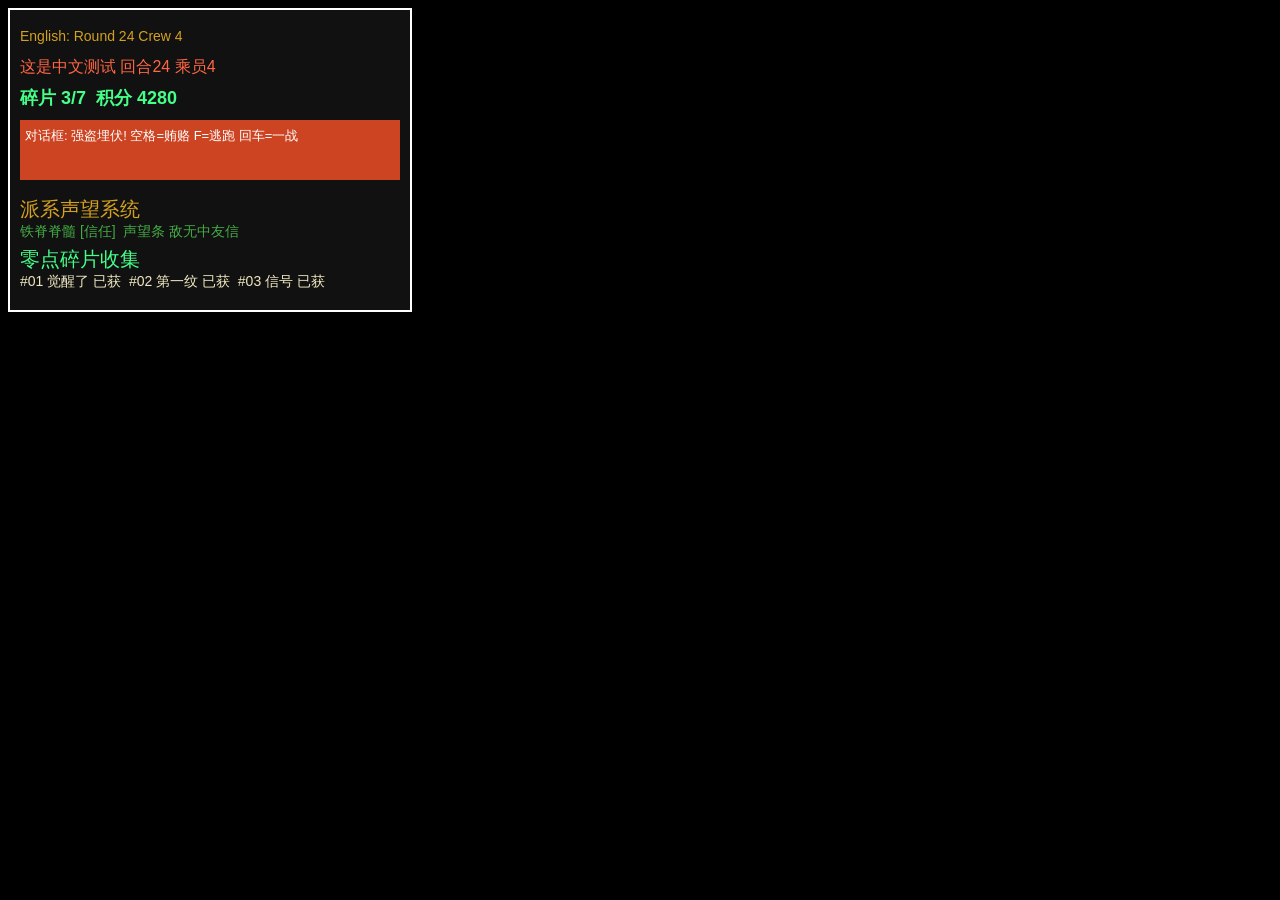
<file: games/cn-test.html>
<!DOCTYPE html>
<html lang="zh-CN">
<head><meta charset="UTF-8"><title>Canvas中文测试</title></head>
<body style="background:#000">
<canvas id="c" width="400" height="300" style="border:2px solid #fff;image-rendering:pixelated"></canvas>
<script>
var ctx = document.getElementById('c').getContext('2d');
ctx.fillStyle = '#111';
ctx.fillRect(0,0,400,300);
ctx.fillStyle = '#d4a020';
ctx.font = '14px sans-serif';
ctx.textBaseline = 'top';
ctx.fillText('English: Round 24 Crew 4', 10, 20);
ctx.fillStyle = '#ff6644';
ctx.font = '16px sans-serif';
ctx.fillText('这是中文测试 回合24 乘员4', 10, 50);
ctx.fillStyle = '#44ff88';
ctx.font = 'bold 18px sans-serif';
ctx.fillText('碎片 3/7  积分 4280', 10, 80);
ctx.fillStyle = '#cc4422';
ctx.fillRect(10, 110, 380, 60);
ctx.fillStyle = '#fff';
ctx.font = '13px sans-serif';
ctx.fillText('对话框: 强盗埋伏! 空格=贿赂 F=逃跑 回车=一战', 15, 120);
ctx.fillStyle = '#d4a020';
ctx.font = '20px sans-serif';
ctx.fillText('派系声望系统', 10, 190);
ctx.fillStyle = '#44aa44';
ctx.font = '14px sans-serif';
ctx.fillText('铁脊脊髓 [信任]  声望条 敌无中友信', 10, 215);
ctx.fillStyle = '#44ff88';
ctx.font = '20px sans-serif';
ctx.fillText('零点碎片收集', 10, 240);
ctx.fillStyle = '#f0e8c0';
ctx.font = '14px sans-serif';
ctx.fillText('#01 觉醒了 已获  #02 第一纹 已获  #03 信号 已获', 10, 265);
console.log('Canvas test complete');
</script>
</body>
</html>
</file>
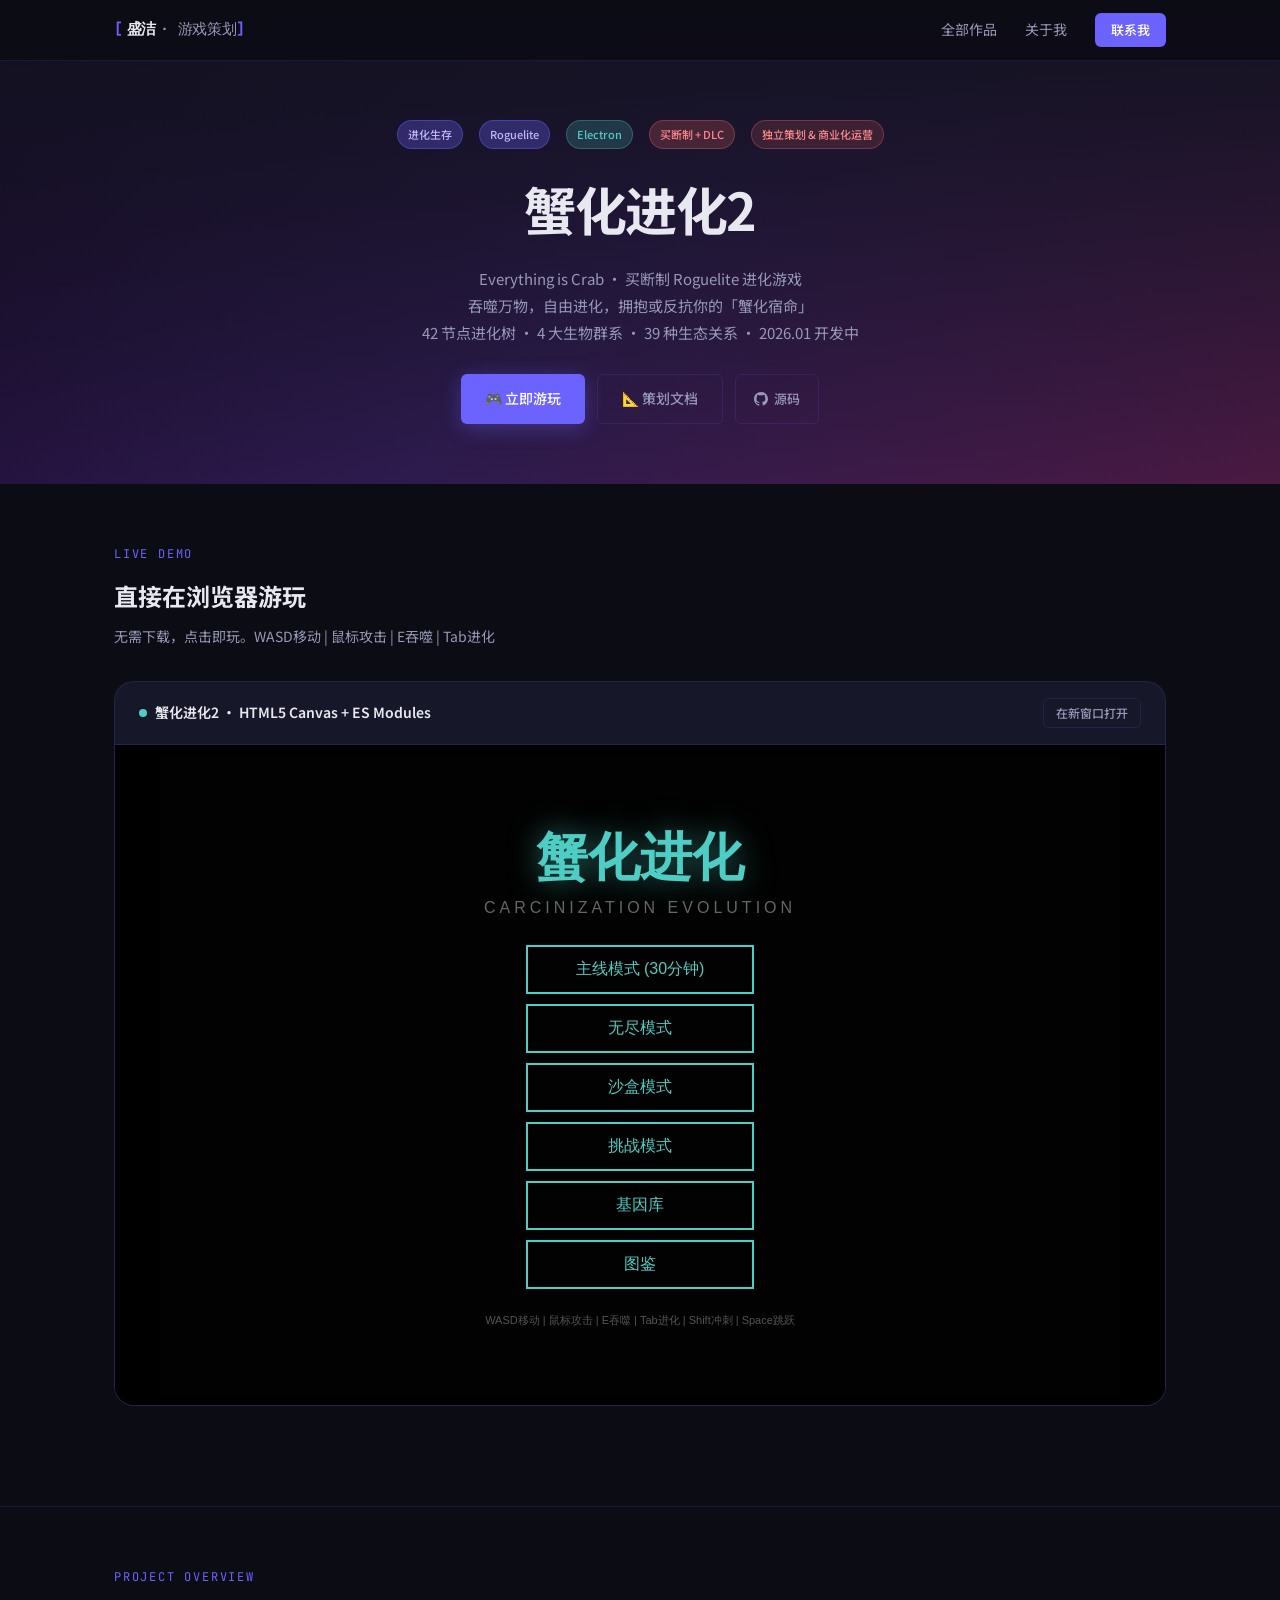
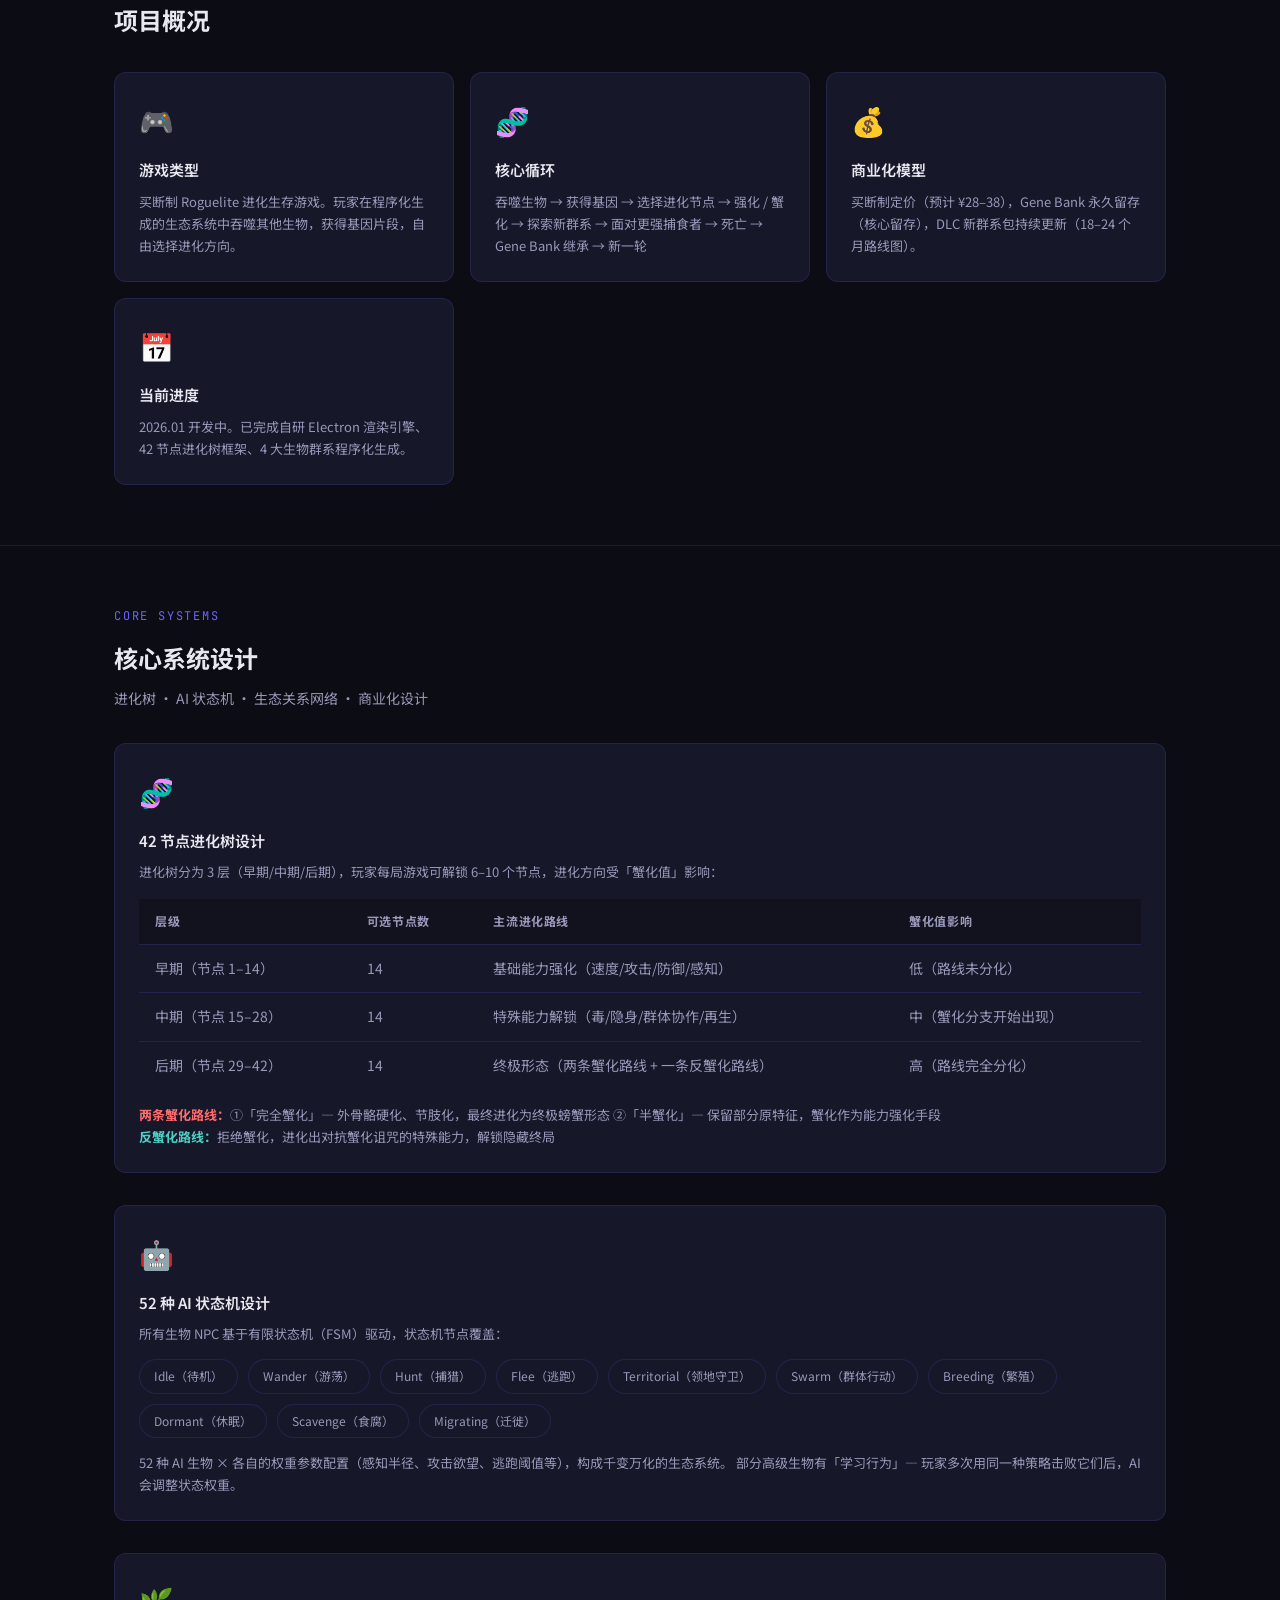
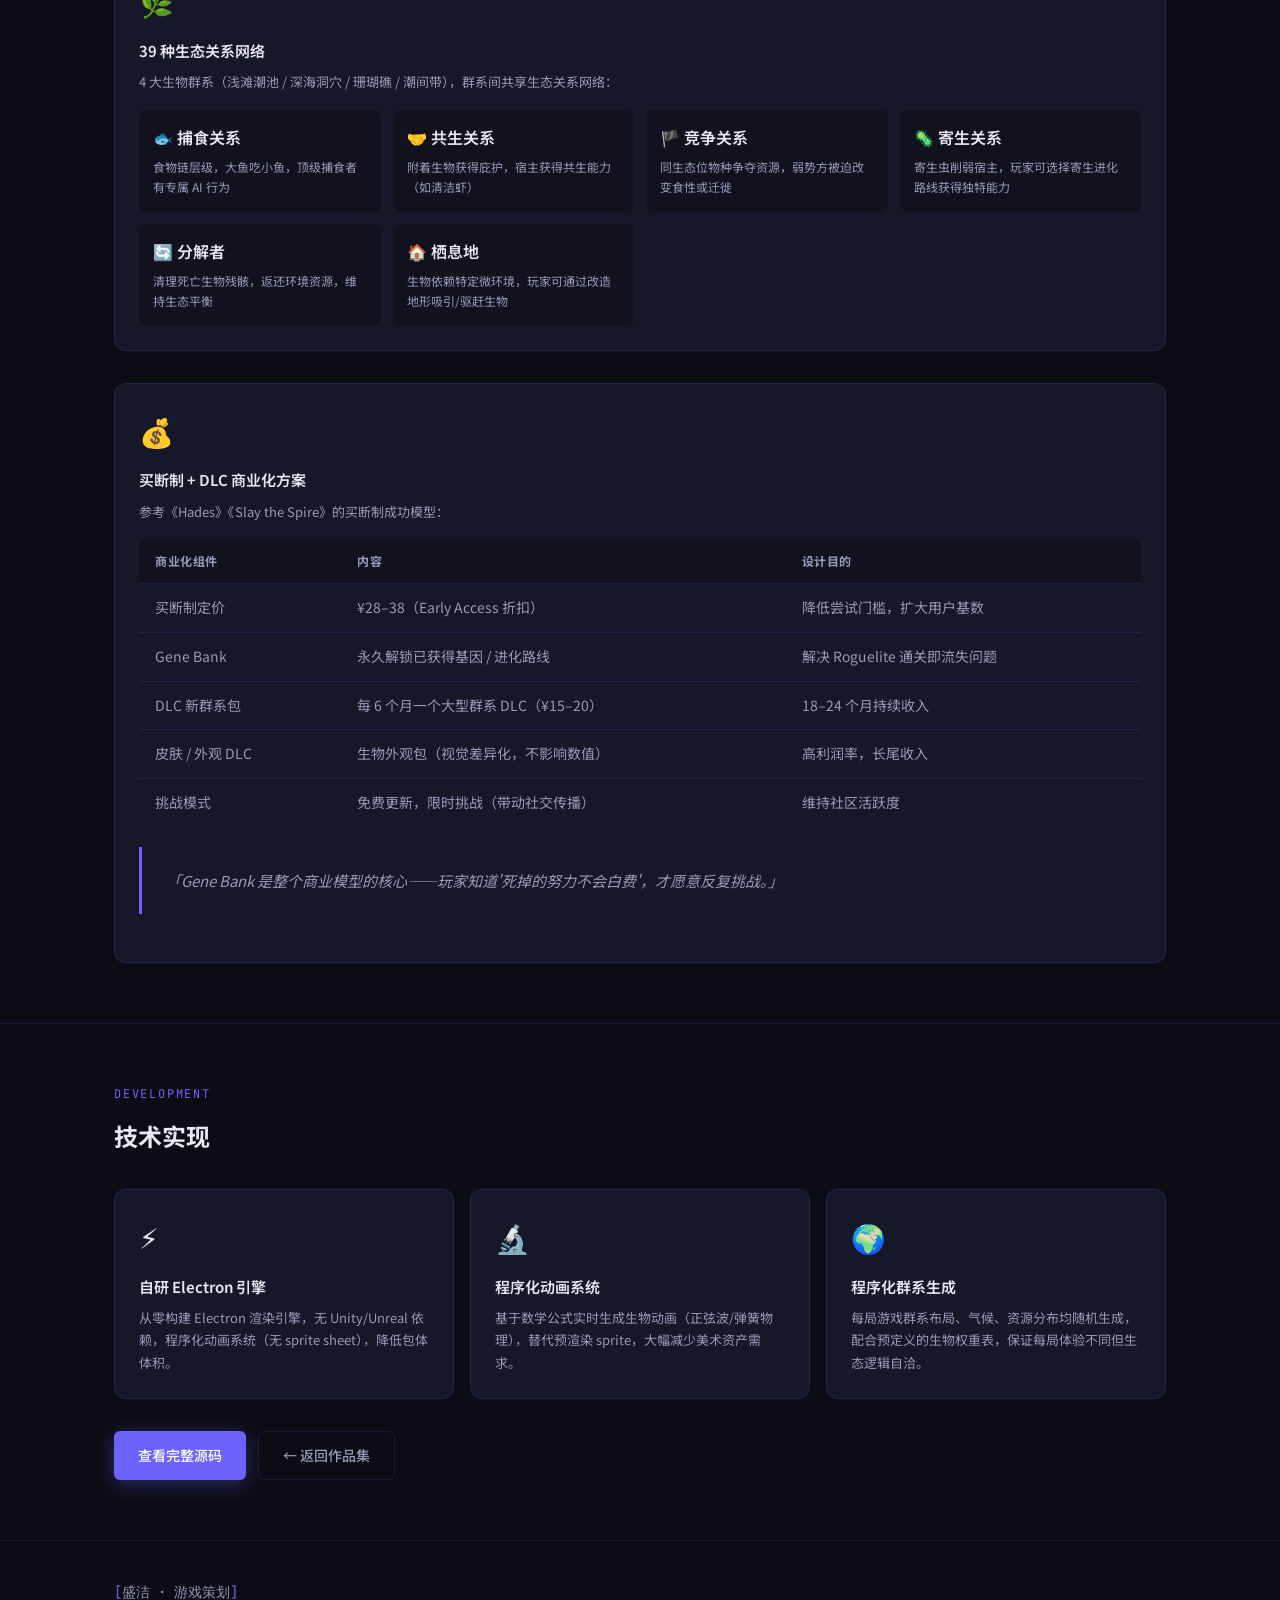
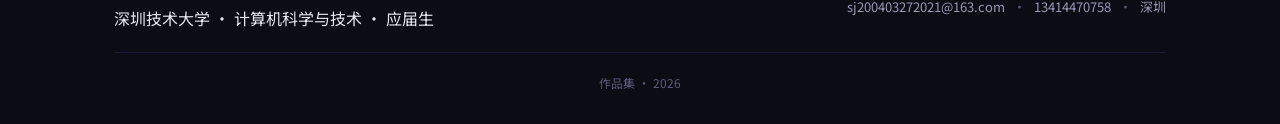
<file: games/crab-evolution.html>
<!DOCTYPE html>
<html lang="zh-CN">
<head>
  <meta charset="UTF-8">
  <meta name="viewport" content="width=device-width, initial-scale=1.0">
  <title>蟹化进化2 · 盛洁游戏作品集</title>
  <link rel="stylesheet" href="../styles/main.css">
  <link rel="preconnect" href="https://fonts.googleapis.com">
  <link href="https://fonts.googleapis.com/css2?family=Noto+Sans+SC:wght@300;400;500;700&family=JetBrains+Mono:wght@400;700&display=swap" rel="stylesheet">
  <meta name="description" content="蟹化进化2 Everything is Crab — 买断制Roguelite进化游戏，42节点进化树·4大生物群系·买断+DLC商业化">
</head>
<body>

  <header class="site-header">
    <div class="header-inner">
      <a href="../index.html" class="logo">
        <span class="logo-bracket">[</span><span class="logo-name">盛洁</span><span class="logo-role">· 游戏策划</span><span class="logo-bracket">]</span>
      </a>
      <nav class="header-nav">
        <a href="../index.html#games" class="nav-link">全部作品</a>
        <a href="../index.html#about" class="nav-link">关于我</a>
        <a href="mailto:sj200403272021@163.com" class="nav-link nav-contact">联系我</a>
      </nav>
    </div>
  </header>

  <section class="game-page-header" style="background: linear-gradient(135deg, #1a0a2e 0%, #2d1b4e 50%, #4a1942 100%);">
    <div class="game-page-hero-bg"></div>
    <div class="game-page-hero-content container">
      <div class="game-page-meta">
        <span class="tag tag-genre">进化生存</span>
        <span class="tag tag-genre">Roguelite</span>
        <span class="tag tag-tech">Electron</span>
        <span class="tag tag-biz">买断制 + DLC</span>
        <span class="tag" style="background:rgba(255,107,107,0.15);color:#ff8a8a;border:1px solid rgba(255,107,107,0.3);">独立策划 & 商业化运营</span>
      </div>
      <h1 class="game-page-title">蟹化进化2</h1>
      <p class="game-page-subtitle">
        Everything is Crab · 买断制 Roguelite 进化游戏<br>
        吞噬万物，自由进化，拥抱或反抗你的「蟹化宿命」<br>
        42 节点进化树 · 4 大生物群系 · 39 种生态关系 · 2026.01 开发中
      </p>
      <div class="game-page-actions">
        <a href="#play" class="btn btn-primary"><span>🎮 立即游玩</span></a>
        <a href="#design" class="btn btn-ghost"><span>📐 策划文档</span></a>
        <a href="https://github.com/shengjie2022/carcinization-evolution-2" target="_blank" class="btn btn-outline">
          <svg width="14" height="14" viewBox="0 0 24 24" fill="currentColor"><path d="M12 0C5.37 0 0 5.37 0 12c0 5.31 3.435 9.795 8.205 11.385.6.105.825-.255.825-.57 0-.285-.015-1.23-.015-2.235-3.015.555-3.795-.735-4.035-1.41-.135-.345-.72-1.41-1.23-1.695-.42-.225-1.02-.78-.015-.795.945-.015 1.62.87 1.62.87 1.08 1.845 2.835 1.31 3.53 1.005.105-.78.42-1.305.765-1.605-2.67-.3-5.46-1.335-5.46-5.925 0-1.305.465-2.385 1.23-3.225-.12-.3-.54-1.53.12-3.18 0 0 1.005-.315 3.3 1.23.96-.27 1.98-.405 3-.405s2.04.135 3 .405c2.295-1.56 3.3-1.23 3.3-1.23.66 1.65.24 2.88.12 3.18.765.84 1.23 1.905 1.23 3.225 0 4.605-2.805 5.625-5.475 5.925.435.375.81 1.095.81 2.22 0 1.605-.015 2.895-.015 3.3 0 .315.225.69.825.57A12.02 12.02 0 0024 12c0-6.63-5.37-12-12-12z"/></svg>
          源码
        </a>
      </div>
    </div>
  </section>

  <!-- 试玩区 -->
  <section class="game-page-section" id="play" style="padding-top:60px;">
    <div class="container">
      <div class="section-header">
        <div class="section-label">Live Demo</div>
        <h2>直接在浏览器游玩</h2>
        <p>无需下载，点击即玩。WASD移动 | 鼠标攻击 | E吞噬 | Tab进化</p>
      </div>
      <div class="play-zone">
        <div class="play-zone-header">
          <div class="play-zone-title">
            <span class="play-zone-dot"></span>
            蟹化进化2 · HTML5 Canvas + ES Modules
          </div>
          <a href="crab/web-index.html" target="_blank" class="btn btn-outline" style="padding:4px 12px;font-size:12px;">
            在新窗口打开
          </a>
        </div>
        <iframe
          src="crab/web-index.html"
          title="蟹化进化2"
          sandbox="allow-scripts allow-same-origin"
          style="width:100%;height:660px;border:none;display:block;background:#0a0a14;">
        </iframe>
      </div>
    </div>
  </section>

  <!-- 项目概况 -->
  <section class="game-page-section">
    <div class="container">
      <div class="section-header">
        <div class="section-label">Project Overview</div>
        <h2>项目概况</h2>
      </div>
      <div class="doc-card-grid">
        <div class="doc-card">
          <div class="doc-icon">🎮</div>
          <h3>游戏类型</h3>
          <p>买断制 Roguelite 进化生存游戏。玩家在程序化生成的生态系统中吞噬其他生物，获得基因片段，自由选择进化方向。</p>
        </div>
        <div class="doc-card">
          <div class="doc-icon">🧬</div>
          <h3>核心循环</h3>
          <p>吞噬生物 → 获得基因 → 选择进化节点 → 强化 / 蟹化 → 探索新群系 → 面对更强捕食者 → 死亡 → Gene Bank 继承 → 新一轮</p>
        </div>
        <div class="doc-card">
          <div class="doc-icon">💰</div>
          <h3>商业化模型</h3>
          <p>买断制定价（预计 ¥28–38），Gene Bank 永久留存（核心留存），DLC 新群系包持续更新（18–24 个月路线图）。</p>
        </div>
        <div class="doc-card">
          <div class="doc-icon">📅</div>
          <h3>当前进度</h3>
          <p>2026.01 开发中。已完成自研 Electron 渲染引擎、42 节点进化树框架、4 大生物群系程序化生成。</p>
        </div>
      </div>
    </div>
  </section>

  <!-- 核心系统设计 -->
  <section class="game-page-section" id="design">
    <div class="container">
      <div class="section-header">
        <div class="section-label">Core Systems</div>
        <h2>核心系统设计</h2>
        <p>进化树 · AI 状态机 · 生态关系网络 · 商业化设计</p>
      </div>

      <!-- 进化树 -->
      <div class="doc-card" style="margin-bottom:32px;">
        <div class="doc-icon">🧬</div>
        <h3>42 节点进化树设计</h3>
        <p>进化树分为 3 层（早期/中期/后期），玩家每局游戏可解锁 6–10 个节点，进化方向受「蟹化值」影响：</p>
        <table class="data-table" style="margin-top:16px;">
          <thead><tr><th>层级</th><th>可选节点数</th><th>主流进化路线</th><th>蟹化值影响</th></tr></thead>
          <tbody>
            <tr><td>早期（节点 1–14）</td><td>14</td><td>基础能力强化（速度/攻击/防御/感知）</td><td>低（路线未分化）</td></tr>
            <tr><td>中期（节点 15–28）</td><td>14</td><td>特殊能力解锁（毒/隐身/群体协作/再生）</td><td>中（蟹化分支开始出现）</td></tr>
            <tr><td>后期（节点 29–42）</td><td>14</td><td>终极形态（两条蟹化路线 + 一条反蟹化路线）</td><td>高（路线完全分化）</td></tr>
          </tbody>
        </table>
        <p style="margin-top:14px;font-size:13px;color:var(--text-secondary);">
          <strong style="color:var(--accent-2);">两条蟹化路线：</strong>①「完全蟹化」— 外骨骼硬化、节肢化，最终进化为终极螃蟹形态 ②「半蟹化」— 保留部分原特征，蟹化作为能力强化手段
          <br>
          <strong style="color:var(--accent-3);">反蟹化路线：</strong>拒绝蟹化，进化出对抗蟹化诅咒的特殊能力，解锁隐藏终局
        </p>
      </div>

      <!-- AI状态机 -->
      <div class="doc-card" style="margin-bottom:32px;">
        <div class="doc-icon">🤖</div>
        <h3>52 种 AI 状态机设计</h3>
        <p>所有生物 NPC 基于有限状态机（FSM）驱动，状态机节点覆盖：</p>
        <div style="display:flex;flex-wrap:wrap;gap:10px;margin-top:14px;margin-bottom:14px;">
          <span class="about-tag">Idle（待机）</span>
          <span class="about-tag">Wander（游荡）</span>
          <span class="about-tag">Hunt（捕猎）</span>
          <span class="about-tag">Flee（逃跑）</span>
          <span class="about-tag">Territorial（领地守卫）</span>
          <span class="about-tag">Swarm（群体行动）</span>
          <span class="about-tag">Breeding（繁殖）</span>
          <span class="about-tag">Dormant（休眠）</span>
          <span class="about-tag">Scavenge（食腐）</span>
          <span class="about-tag">Migrating（迁徙）</span>
        </div>
        <p style="font-size:13px;color:var(--text-secondary);">
          52 种 AI 生物 × 各自的权重参数配置（感知半径、攻击欲望、逃跑阈值等），构成千变万化的生态系统。
          部分高级生物有「学习行为」— 玩家多次用同一种策略击败它们后，AI 会调整状态权重。
        </p>
      </div>

      <!-- 生态关系网络 -->
      <div class="doc-card" style="margin-bottom:32px;">
        <div class="doc-icon">🌿</div>
        <h3>39 种生态关系网络</h3>
        <p>4 大生物群系（浅滩潮池 / 深海洞穴 / 珊瑚礁 / 潮间带），群系间共享生态关系网络：</p>
        <div style="display:grid;grid-template-columns:repeat(auto-fit,minmax(200px,1fr));gap:12px;margin-top:16px;">
          <div style="background:var(--bg-secondary);padding:14px;border-radius:8px;">
            <div style="font-weight:600;margin-bottom:6px;">🐟 捕食关系</div>
            <div style="font-size:12px;color:var(--text-secondary);">食物链层级，大鱼吃小鱼，顶级捕食者有专属 AI 行为</div>
          </div>
          <div style="background:var(--bg-secondary);padding:14px;border-radius:8px;">
            <div style="font-weight:600;margin-bottom:6px;">🤝 共生关系</div>
            <div style="font-size:12px;color:var(--text-secondary);">附着生物获得庇护，宿主获得共生能力（如清洁虾）</div>
          </div>
          <div style="background:var(--bg-secondary);padding:14px;border-radius:8px;">
            <div style="font-weight:600;margin-bottom:6px;">🏴 竞争关系</div>
            <div style="font-size:12px;color:var(--text-secondary);">同生态位物种争夺资源，弱势方被迫改变食性或迁徙</div>
          </div>
          <div style="background:var(--bg-secondary);padding:14px;border-radius:8px;">
            <div style="font-weight:600;margin-bottom:6px;">🦠 寄生关系</div>
            <div style="font-size:12px;color:var(--text-secondary);">寄生虫削弱宿主，玩家可选择寄生进化路线获得独特能力</div>
          </div>
          <div style="background:var(--bg-secondary);padding:14px;border-radius:8px;">
            <div style="font-weight:600;margin-bottom:6px;">🔄 分解者</div>
            <div style="font-size:12px;color:var(--text-secondary);">清理死亡生物残骸，返还环境资源，维持生态平衡</div>
          </div>
          <div style="background:var(--bg-secondary);padding:14px;border-radius:8px;">
            <div style="font-weight:600;margin-bottom:6px;">🏠 栖息地</div>
            <div style="font-size:12px;color:var(--text-secondary);">生物依赖特定微环境，玩家可通过改造地形吸引/驱赶生物</div>
          </div>
        </div>
      </div>

      <!-- 商业化设计 -->
      <div class="doc-card">
        <div class="doc-icon">💰</div>
        <h3>买断制 + DLC 商业化方案</h3>
        <p>参考《Hades》《Slay the Spire》的买断制成功模型：</p>
        <table class="data-table" style="margin-top:16px;">
          <thead><tr><th>商业化组件</th><th>内容</th><th>设计目的</th></tr></thead>
          <tbody>
            <tr><td>买断制定价</td><td>¥28–38（Early Access 折扣）</td><td>降低尝试门槛，扩大用户基数</td></tr>
            <tr><td>Gene Bank</td><td>永久解锁已获得基因 / 进化路线</td><td>解决 Roguelite 通关即流失问题</td></tr>
            <tr><td>DLC 新群系包</td><td>每 6 个月一个大型群系 DLC（¥15–20）</td><td>18–24 个月持续收入</td></tr>
            <tr><td>皮肤 / 外观 DLC</td><td>生物外观包（视觉差异化，不影响数值）</td><td>高利润率，长尾收入</td></tr>
            <tr><td>挑战模式</td><td>免费更新，限时挑战（带动社交传播）</td><td>维持社区活跃度</td></tr>
          </tbody>
        </table>
        <div class="quote-block" style="margin-top:20px;">
          「Gene Bank 是整个商业模型的核心——玩家知道'死掉的努力不会白费'，才愿意反复挑战。」
        </div>
      </div>
    </div>
  </section>

  <!-- 页面底部 -->
  <section class="game-page-section">
    <div class="container">
      <div class="section-header">
        <div class="section-label">Development</div>
        <h2>技术实现</h2>
      </div>
      <div class="doc-card-grid">
        <div class="doc-card">
          <div class="doc-icon">⚡</div>
          <h3>自研 Electron 引擎</h3>
          <p>从零构建 Electron 渲染引擎，无 Unity/Unreal 依赖，程序化动画系统（无 sprite sheet），降低包体体积。</p>
        </div>
        <div class="doc-card">
          <div class="doc-icon">🔬</div>
          <h3>程序化动画系统</h3>
          <p>基于数学公式实时生成生物动画（正弦波/弹簧物理），替代预渲染 sprite，大幅减少美术资产需求。</p>
        </div>
        <div class="doc-card">
          <div class="doc-icon">🌍</div>
          <h3>程序化群系生成</h3>
          <p>每局游戏群系布局、气候、资源分布均随机生成，配合预定义的生物权重表，保证每局体验不同但生态逻辑自洽。</p>
        </div>
      </div>
      <div style="margin-top:32px;display:flex;gap:12px;flex-wrap:wrap;">
        <a href="https://github.com/shengjie2022/carcinization-evolution-2" target="_blank" class="btn btn-primary">
          <span>查看完整源码</span>
        </a>
        <a href="../index.html#games" class="btn btn-ghost">← 返回作品集</a>
      </div>
    </div>
  </section>

  <footer class="site-footer">
    <div class="container">
      <div class="footer-inner">
        <div class="footer-left">
          <div class="footer-logo"><span class="logo-bracket">[</span>盛洁 · 游戏策划<span class="logo-bracket">]</span></div>
          <p>深圳技术大学 · 计算机科学与技术 · 应届生</p>
        </div>
        <div class="footer-links">
          <a href="mailto:sj200403272021@163.com">sj200403272021@163.com</a>
          <span class="footer-dot">·</span>
          <a href="tel:13414470758">13414470758</a>
          <span class="footer-dot">·</span>
          <span>深圳</span>
        </div>
      </div>
      <div class="footer-copy"><p>作品集 · 2026</p></div>
    </div>
  </footer>

</body>
</html>
</file>
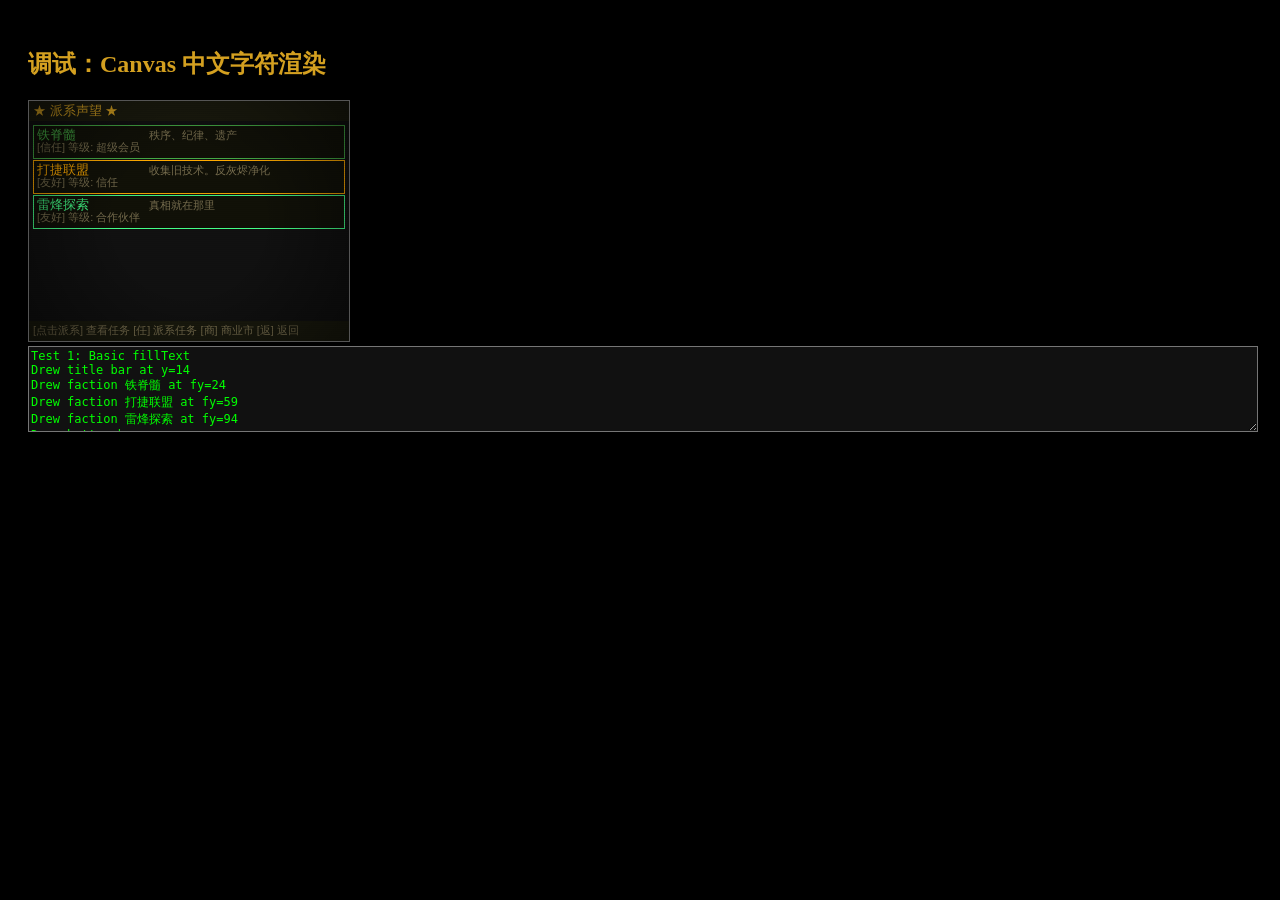
<file: games/debug-cn.html>
<!DOCTYPE html>
<html lang="zh-CN">
<head><meta charset="UTF-8"><title>Debug Canvas Text</title></head>
<body style="background:#000;padding:20px">
<h2 style="color:#d4a020">调试：Canvas 中文字符渲染</h2>
<canvas id="test1" width="320" height="240" style="border:1px solid #555"></canvas>
<textarea id="log" style="width:100%;height:80px;color:#0f0;font-size:12px;background:#111" readonly></textarea>
<script>
var logger = document.getElementById('log');
function log(msg) {
  logger.value += msg + '\n';
  console.log(msg);
}
var ctx = document.getElementById('test1').getContext('2d');
var W = 320, H = 240;

log('Test 1: Basic fillText');
ctx.fillStyle = '#111';
ctx.fillRect(0, 0, W, H);

// Title bar
ctx.fillStyle = '#1a1a0e';
ctx.fillRect(0, 0, W, 20);
ctx.fillStyle = '#d4a020';
ctx.font = '13px Microsoft YaHei, sans-serif';
ctx.textBaseline = 'alphabetic';
ctx.fillText('★ 派系声望 ★', 4, 14);
log('Drew title bar at y=14');

// Faction panels
var factions = [
  { name: '铁脊髓', color: '#44aa44', rep: 2, level: '信任', rank: '超级会员',
    desc: '秩序、纪律、遗产', discount: -20, missions: 3 },
  { name: '打捷联盟', color: '#ffaa00', rep: 1, level: '友好', rank: '信任',
    desc: '收集旧技术。反灰烬净化', discount: -10, missions: 2 },
  { name: '雷烽探索', color: '#44ff88', rep: 1, level: '友好', rank: '合作伙伴',
    desc: '真相就在那里', discount: -10, missions: 1 },
];
factions.forEach(function(f, i) {
  var fy = 24 + i * 35;
  ctx.fillStyle = '#111108';
  ctx.fillRect(4, fy, W - 8, 33);
  ctx.strokeStyle = f.color;
  ctx.lineWidth = 1;
  ctx.strokeRect(4 + 0.5, fy + 0.5, W - 9, 33);

  ctx.fillStyle = f.color;
  ctx.font = '13px Microsoft YaHei, sans-serif';
  ctx.textBaseline = 'alphabetic';
  ctx.fillText(f.name, 8, fy + 14);
  ctx.fillStyle = '#7a7050';
  ctx.font = '11px Microsoft YaHei, sans-serif';
  ctx.fillText('[' + f.level + '] 等级: ' + f.rank, 8, fy + 26);
  ctx.fillText(f.desc, 120, fy + 14);
  log('Drew faction ' + f.name + ' at fy=' + fy);
});

// Bottom bar
ctx.fillStyle = '#1a1a0e';
ctx.fillRect(0, H - 20, W, 20);
ctx.fillStyle = '#7a7050';
ctx.font = '11px Microsoft YaHei, sans-serif';
ctx.textBaseline = 'alphabetic';
ctx.fillText('[点击派系] 查看任务 [任] 派系任务 [商] 商业市 [返] 返回', 4, H - 7);
log('Drew bottom bar');

// Vignette (this is what was OVER the text)
var g = ctx.createRadialGradient(W/2, H/2, H*0.3, W/2, H/2, H*0.8);
g.addColorStop(0, 'rgba(0,0,0,0)');
g.addColorStop(1, 'rgba(0,0,0,0.45)');
ctx.fillStyle = g;
ctx.fillRect(0, 0, W, H);
log('Drew vignette overlay');

// CRT scanlines
ctx.fillStyle = 'rgba(0,0,0,0.07)';
for (var sy = 0; sy < H; sy += 2) ctx.fillRect(0, sy, W, 1);
log('Drew CRT lines - ALL DONE');

log('');
log('If you see factions above, font is working.');
log('If factions missing, check y positions above.');
</script>
</body>
</html>
</file>
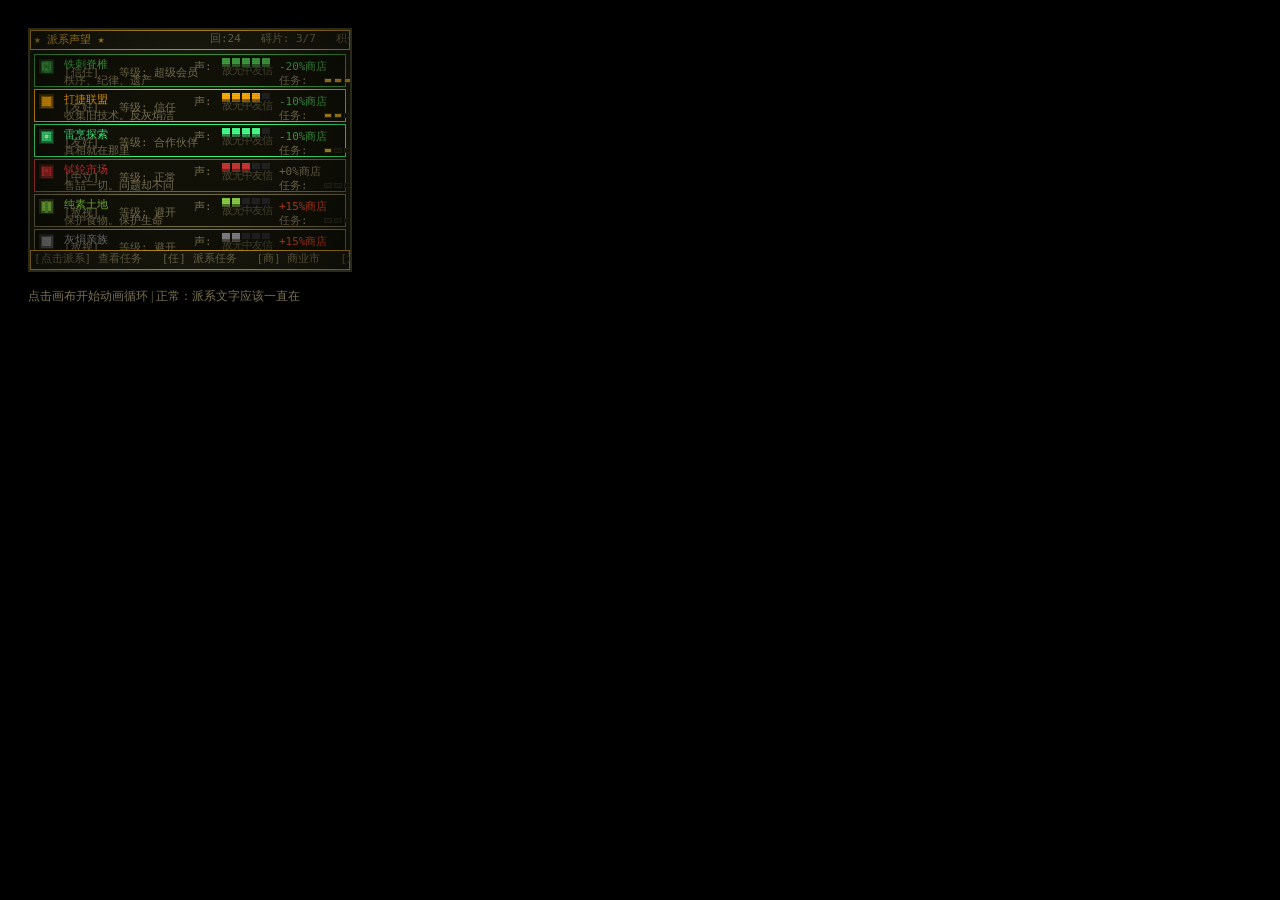
<file: games/debug-main.html>
<!DOCTYPE html>
<html lang="zh-CN">
<head><meta charset="UTF-8"><title>Debug Main File Paths</title></head>
<body style="background:#000;padding:20px">
<canvas id="canvas3" width="320" height="240" style="border:2px solid #2a2a1a;image-rendering:pixelated"></canvas>
<script>
var ctx = document.getElementById('canvas3').getContext('2d');
var W = 320, H = 240;
var PALETTE = {
  BG:'#08080a', BG2:'#111108', BG3:'#1a1a0e', BORDER:'#2a2a1a',
  TEXT:'#d4c8a0', TEXT_DIM:'#7a7050', TEXT_DARK:'#4a4830',
  ACCENT:'#d4a020', ACCENT_HI:'#f0c040', DANGER:'#cc4422',
  SUCCESS:'#44aa44', F_IRON:'#44aa44', F_SALVAGE:'#ffaa00', F_ZERO:'#44ff88',
  F_RUST:'#cc3333', F_PURE:'#88cc44', F_ASH:'#888888'
};
var FONT = {};

// Exactly copied from main file
function hasNonBitmapChar(text) {
  if (!text) return false;
  for (var ch of text) { if (!FONT[ch.toUpperCase()]) return true; }
  return false;
}
function pxTextNative(ctx, text, x, y, scale, color) {
  ctx.save();
  try {
    var fontSize = Math.max(11, Math.round(8 * scale));
    ctx.fillStyle = color;
    ctx.font = fontSize + "px 'Microsoft YaHei', 'SimHei', monospace";
    ctx.textBaseline = 'alphabetic';
    ctx.textAlign = 'left';
    ctx.fillText(text, Math.floor(x), Math.floor(y) + Math.round(6 * scale));
  } finally { ctx.restore(); }
  var w = 0;
  for (var ch of text) { w += (FONT[ch.toUpperCase()] ? 6 : 14) * scale; }
  return x + w;
}
function pxText(ctx, text, x, y, scale, color) {
  if (!text) return x;
  return pxTextNative(ctx, text, x, y, scale, color);
}
function fill(ctx, x, y, w, h, color) {
  ctx.fillStyle = color;
  ctx.fillRect(Math.floor(x), Math.floor(y), Math.floor(w), Math.floor(h));
}
function border(ctx, x, y, w, h, color, lineW) {
  if (lineW === undefined) lineW = 1;
  ctx.strokeStyle = color;
  ctx.lineWidth = lineW;
  ctx.strokeRect(Math.floor(x) + 0.5, Math.floor(y) + 0.5, Math.floor(w) - 1, Math.floor(h) - 1);
}
function crtLines(ctx, W, H, alpha) {
  if (alpha === undefined) alpha = 0.07;
  ctx.fillStyle = 'rgba(0,0,0,' + alpha + ')';
  for (var sy = 0; sy < H; sy += 2) ctx.fillRect(0, sy, W, 1);
}
function vignette(ctx, W, H) {
  var g = ctx.createRadialGradient(W/2, H/2, H*0.3, W/2, H/2, H*0.8);
  g.addColorStop(0, 'rgba(0,0,0,0)');
  g.addColorStop(1, 'rgba(0,0,0,0.45)');
  ctx.fillStyle = g;
  ctx.fillRect(0, 0, W, H);
}
function drawFactionIcon(ctx, ox, oy, faction, scale) {
  var s = scale;
  var colors = {
    SALVAGE:[PALETTE.F_SALVAGE,'#cc8800'], ASH:[PALETTE.F_ASH,'#666666'],
    RUST:[PALETTE.F_RUST,'#aa2222'], IRON:[PALETTE.F_IRON,'#338833'],
    PURE:[PALETTE.F_PURE,'#66aa33'], ZERO:[PALETTE.F_ZERO,'#33cc66']
  };
  var c = colors[faction] ? colors[faction][0] : PALETTE.TEXT;
  var cd = colors[faction] ? colors[faction][1] : PALETTE.TEXT_DIM;
  fill(ctx, ox+1*s, oy+1*s, 10*s, 10*s, c+'33');
  fill(ctx, ox+2*s, oy+2*s, 8*s, 8*s, c+'66');
  fill(ctx, ox+3*s, oy+3*s, 6*s, 6*s, c);
  if (faction === 'IRON') {
    fill(ctx, ox+4*s, oy+2*s, 4*s, 8*s, cd);
    fill(ctx, ox+5*s, oy+3*s, 2*s, 6*s, c);
    fill(ctx, ox+5*s, oy+5*s, 2*s, 2*s, cd);
  } else if (faction === 'SALVAGE') {
    fill(ctx, ox+4*s, oy+4*s, 4*s, 4*s, c);
  } else if (faction === 'ZERO') {
    fill(ctx, ox+4*s, oy+4*s, 4*s, 4*s, cd);
    fill(ctx, ox+5*s, oy+5*s, 2*s, 2*s, '#fff');
    fill(ctx, ox+5*s, oy+3*s, 2*s, 2*s, c);
    fill(ctx, ox+5*s, oy+7*s, 2*s, 2*s, c);
    fill(ctx, ox+3*s, oy+5*s, 2*s, 2*s, c);
    fill(ctx, ox+7*s, oy+5*s, 2*s, 2*s, c);
  } else if (faction === 'RUST') {
    fill(ctx, ox+4*s, oy+3*s, 4*s, 4*s, cd);
    fill(ctx, ox+5*s, oy+4*s, 2*s, 2*s, c);
    fill(ctx, ox+4*s, oy+7*s, 4*s, 2*s, cd);
  } else if (faction === 'PURE') {
    fill(ctx, ox+5*s, oy+2*s, 2*s, 8*s, cd);
    fill(ctx, ox+3*s, oy+4*s, 2*s, 2*s, c);
    fill(ctx, ox+7*s, oy+4*s, 2*s, 2*s, c);
    fill(ctx, ox+3*s, oy+6*s, 2*s, 2*s, c);
    fill(ctx, ox+7*s, oy+6*s, 2*s, 2*s, c);
  }
}

// Exact copy of renderFactionsScene from main file
function renderFactionsScene() {
  fill(ctx, 0, 0, W, H, PALETTE.BG);
  ctx.fillStyle = PALETTE.BG2; ctx.fillRect(0, 0, W, H);
  ctx.fillStyle = PALETTE.BG3; ctx.fillRect(0, 0, W, H);
  ctx.strokeStyle = PALETTE.BORDER + '22'; ctx.lineWidth = 1;
  for (var gx = 0; gx < W; gx += 16) { ctx.beginPath(); ctx.moveTo(gx, 0); ctx.lineTo(gx, H); ctx.stroke(); }
  for (var gy = 0; gy < H; gy += 16) { ctx.beginPath(); ctx.moveTo(0, gy); ctx.lineTo(W, gy); ctx.stroke(); }

  fill(ctx, 0, 0, W, 20, PALETTE.BG3);
  border(ctx, 0, 0, W, 20, PALETTE.ACCENT);
  pxText(ctx, '\u2605 \u6D3E\u7CFB\u58F0\u671B \u2605', 4, 6, 1.2, PALETTE.ACCENT);
  pxText(ctx, '\u56DE:24   \u788D\u7247: 3/7   \u79EF\u5206: 4280', 180, 6, 1, PALETTE.TEXT_DIM);

  var factions = [
    { id: '\u94C1\u523A\u810A\u690E', color: PALETTE.F_IRON, rep: 2, level: '\u4FE1\u4EFB', rank: '\u8D85\u7EA7\u4F1A\u5458',
      desc: '\u79E9\u5E8F\u3001\u7EAA\u5F8B\u3001\u9057\u4EA7',
      likes: '\u670D\u4ECE\u3001\u6B66\u5668\u3001\u79E9\u5E8F', dislikes: '\u6CA6\u4E71\u3001\u53D8\u5F02\u8005',
      discount: -20, missions: 3, totalM: 3, border: PALETTE.F_IRON },
    { id: '\u6253\u6377\u8054\u76DF', color: PALETTE.F_SALVAGE, rep: 1, level: '\u53CB\u597D', rank: '\u4FE1\u4EFB',
      desc: '\u6536\u96C6\u65E7\u6280\u672F\u3002\u53CD\u7070\u7106\u6D01',
      likes: '\u6280\u672F\u3001\u6253\u6377\u3001\u8001\u8BB0\u5F55', dislikes: '\u7070\u7106\u6559\u4F1A',
      discount: -10, missions: 2, totalM: 3, border: PALETTE.F_SALVAGE },
    { id: '\u96F7\u70F9\u63A2\u7D22', color: PALETTE.F_ZERO, rep: 1, level: '\u53CB\u597D', rank: '\u5408\u4F5C\u4F19\u4F34',
      desc: '\u771F\u76F8\u5C31\u5728\u90A3\u91CC',
      likes: '\u771F\u76F8\u3001\u788D\u7247\u3001\u8BB0\u5F55', dislikes: '\u5C01\u9500',
      discount: -10, missions: 1, totalM: 3, border: PALETTE.F_ZERO },
    { id: '\u94FD\u8F6E\u5E02\u573A', color: PALETTE.F_RUST, rep: 0, level: '\u4E2D\u7ACB', rank: '\u6B63\u5E38',
      desc: '\u552E\u5586\u4E00\u5207\u3002\u95EE\u9898\u5374\u4E0D\u95EE',
      likes: '\u94B1\u5E01\u3001\u60C5\u62A5\u3001\u8F6C\u8FD0', dislikes: '\u6218\u4E89',
      discount: 0, missions: 0, totalM: 3, border: PALETTE.F_RUST },
    { id: '\u7EAF\u7D20\u571F\u5730', color: PALETTE.F_PURE, rep: -1, level: '\u654C\u89C6', rank: '\u907F\u5F00',
      desc: '\u4FDD\u62A4\u98DF\u7269\u3002\u4FDD\u62A4\u751F\u547D',
      likes: '\u98DF\u7269\u3001\u6C34\u6E90\u3001\u5E73\u548C', dislikes: '\u4F9B\u5E94\u5A01\u80C1',
      discount: 15, missions: 0, totalM: 3, border: PALETTE.TEXT_DIM },
    { id: '\u7070\u7106\u4EB2\u65CF', color: PALETTE.F_ASH, rep: -1, level: '\u654C\u89C6', rank: '\u907F\u5F00',
      desc: '\u51C0\u5316\u5E9F\u571F\u3002\u6B8B\u706D\u53D8\u5F02\u8005',
      likes: '\u79E9\u5E8F\u3001\u533B\u836F\u3001\u7EAF\u51C0', dislikes: '\u53D8\u5F02\u8005\u3001\u6253\u6377\u8005',
      discount: 15, missions: 0, totalM: 3, border: PALETTE.TEXT_DIM },
  ];

  factions.forEach(function(f, i) {
    var fy = 24 + i * 35;
    var fx = 4;
    var fw = W - 8;
    fill(ctx, fx, fy, fw, 33, PALETTE.BG2);
    border(ctx, fx, fy, fw, 33, f.border);

    var iconKey = f.id === '\u94C1\u523A\u810A\u690E' ? 'IRON' :
                  f.id === '\u6253\u6377\u8054\u76DF' ? 'SALVAGE' :
                  f.id === '\u96F7\u70F9\u63A2\u7D22' ? 'ZERO' :
                  f.id === '\u94FD\u8F6E\u5E02\u573A' ? 'RUST' :
                  f.id === '\u7EAF\u7D20\u571F\u5730' ? 'PURE' : 'ASH';
    drawFactionIcon(ctx, fx + 4, fy + 4, iconKey, 1.5);

    pxText(ctx, f.id, fx + 30, fy + 6, 1.3, f.color);
    pxText(ctx, '[' + f.level + ']   \u7B49\u7EA7: ' + f.rank, fx + 30, fy + 16, 1, PALETTE.TEXT_DIM);

    var barStart = fx + 160;
    pxText(ctx, '\u58F0:', barStart, fy + 10, 1, PALETTE.TEXT_DIM);
    var labels = ['\u654C', '\u65E0', '\u4E2D', '\u53CB', '\u4FE1'];
    for (var r = 0; r < 5; r++) {
      var filled = r <= f.rep + 2;
      fill(ctx, barStart + 28 + r * 10, fy + 4, 8, 6, filled ? f.color : '#222');
      fill(ctx, barStart + 28 + r * 10, fy + 10, 8, 3, filled ? f.color + '88' : '#111');
      pxText(ctx, labels[r], barStart + 28 + r * 10, fy + 14, 1, PALETTE.TEXT_DARK);
    }

    var disc = f.discount >= 0 ? '+' + f.discount + '%' : f.discount + '%';
    pxText(ctx, disc + '\u5546\u5E97', barStart + 85, fy + 10, 1,
           f.discount < 0 ? PALETTE.SUCCESS : (f.discount > 0 ? PALETTE.DANGER : PALETTE.TEXT_DIM));
    pxText(ctx, f.desc, fx + 30, fy + 24, 1, PALETTE.TEXT_DIM);

    var questDone = f.missions;
    pxText(ctx, '\u4EFB\u52A1:', barStart + 85, fy + 24, 1, PALETTE.TEXT_DIM);
    for (var q = 0; q < f.totalM; q++) {
      fill(ctx, barStart + 130 + q * 10, fy + 24, 8, 5,
           q < questDone ? PALETTE.ACCENT : PALETTE.BG3);
      border(ctx, barStart + 130 + q * 10, fy + 24, 8, 5, PALETTE.BORDER);
    }
  });

  fill(ctx, 0, H - 20, W, 20, PALETTE.BG3);
  border(ctx, 0, H - 20, W, 20, PALETTE.ACCENT);
  pxText(ctx, '[\u70B9\u51FB\u6D3E\u7CFB] \u67E5\u770B\u4EFB\u52A1   [\u4EFB] \u6D3E\u7CFB\u4EFB\u52A1   [\u5546] \u5546\u4E1A\u5E02   [\u8FD4] \u8FD4\u56DE', 4, H - 14, 1, PALETTE.TEXT_DIM);

  crtLines(ctx, W, H);
  vignette(ctx, W, H);
}

// Test with a single render call
renderFactionsScene();
console.log('Single render done');

// Also animate to check if animation loop fixes anything
function animate() {
  renderFactionsScene();
  requestAnimationFrame(animate);
}
document.getElementById('canvas3').addEventListener('click', function() {
  console.log('Canvas clicked - starting animation loop');
  animate();
});
</script>
<p style="color:#7a7050;font-size:12px">点击画布开始动画循环 | 正常：派系文字应该一直在</p>
</body>
</html>
</file>
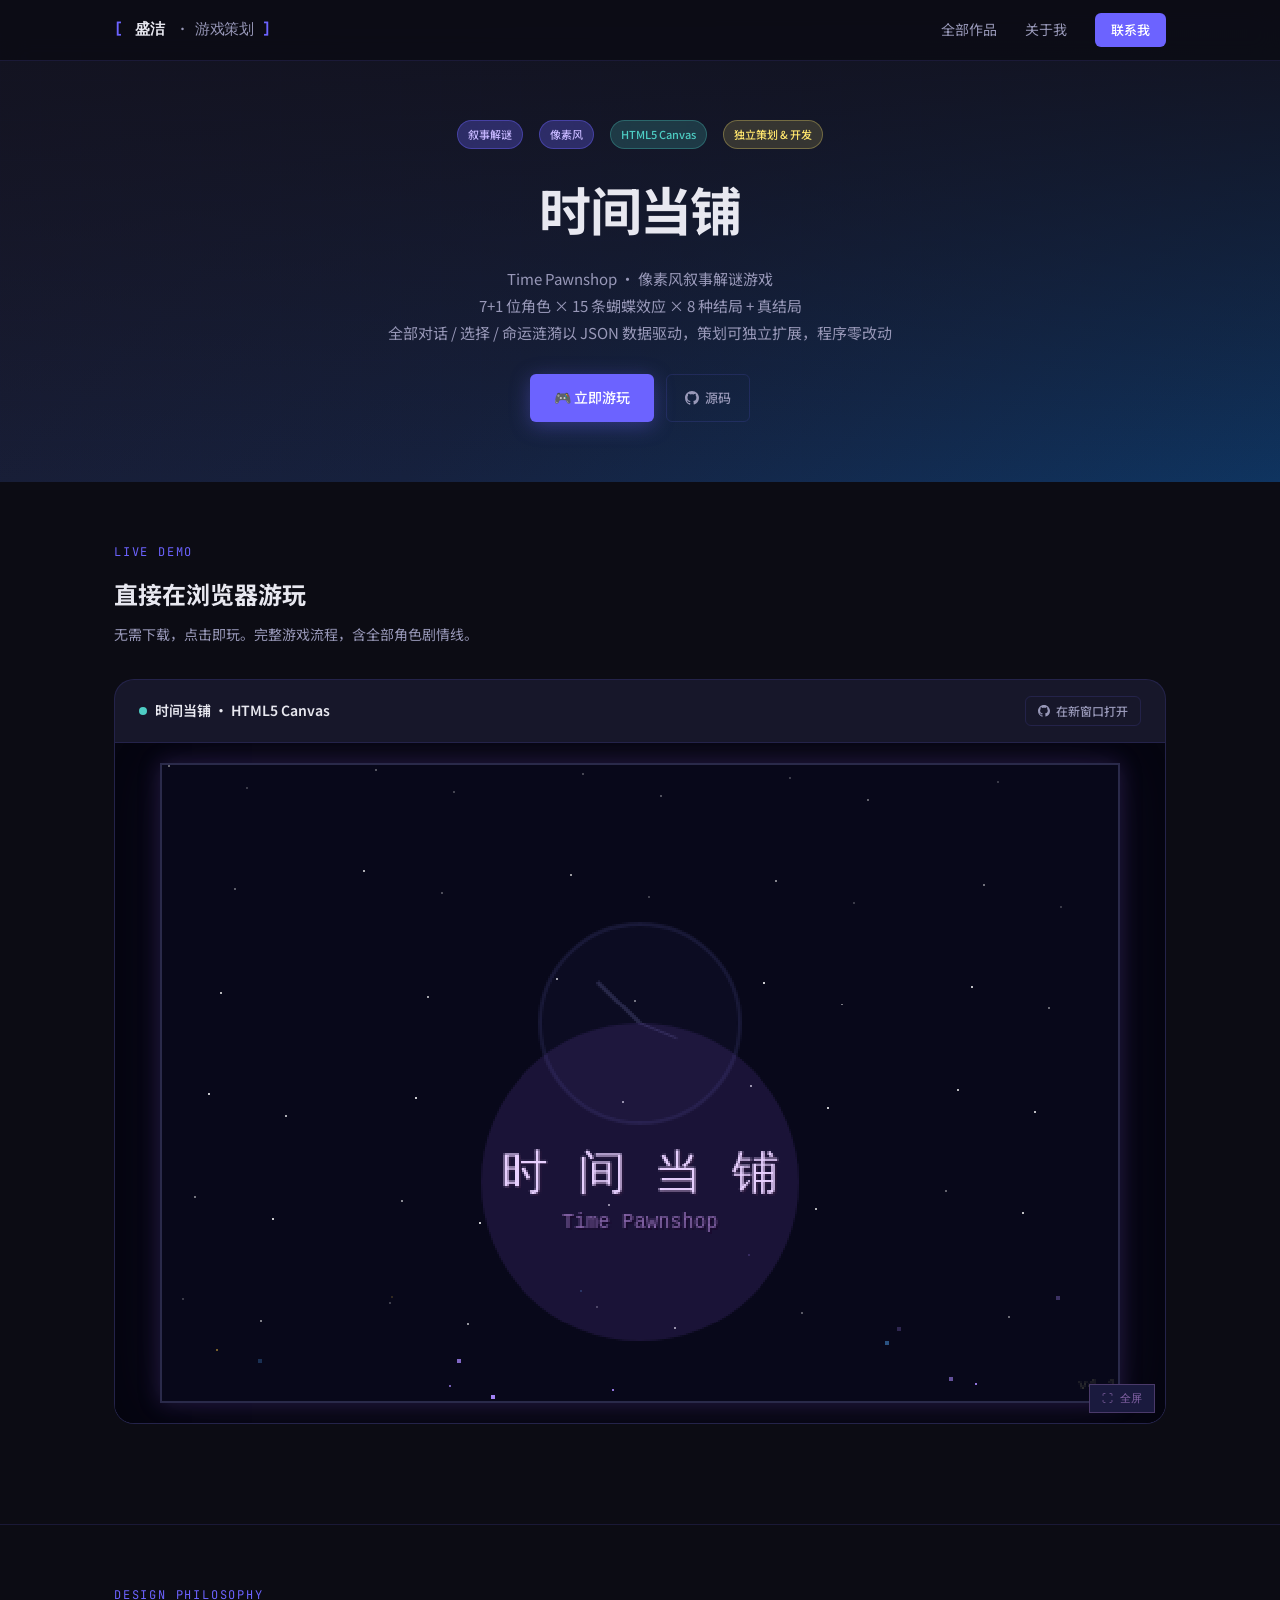
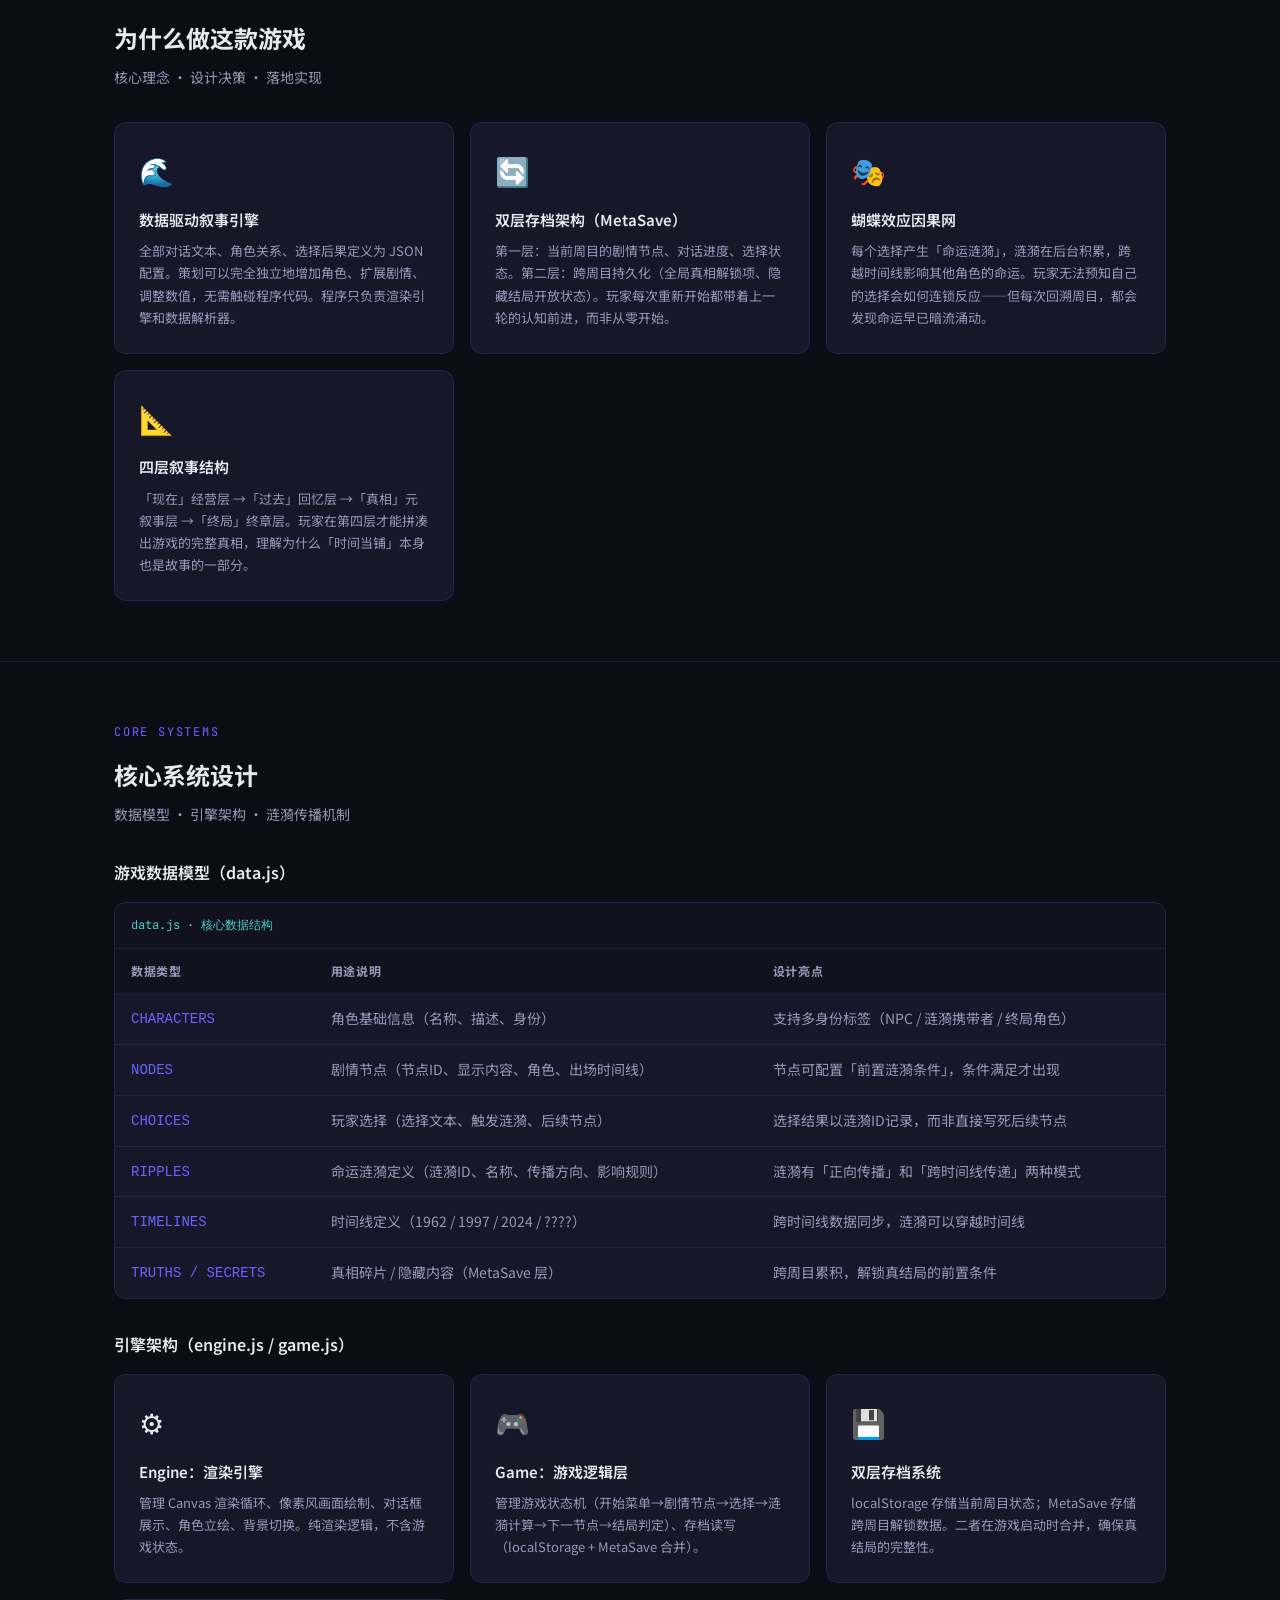
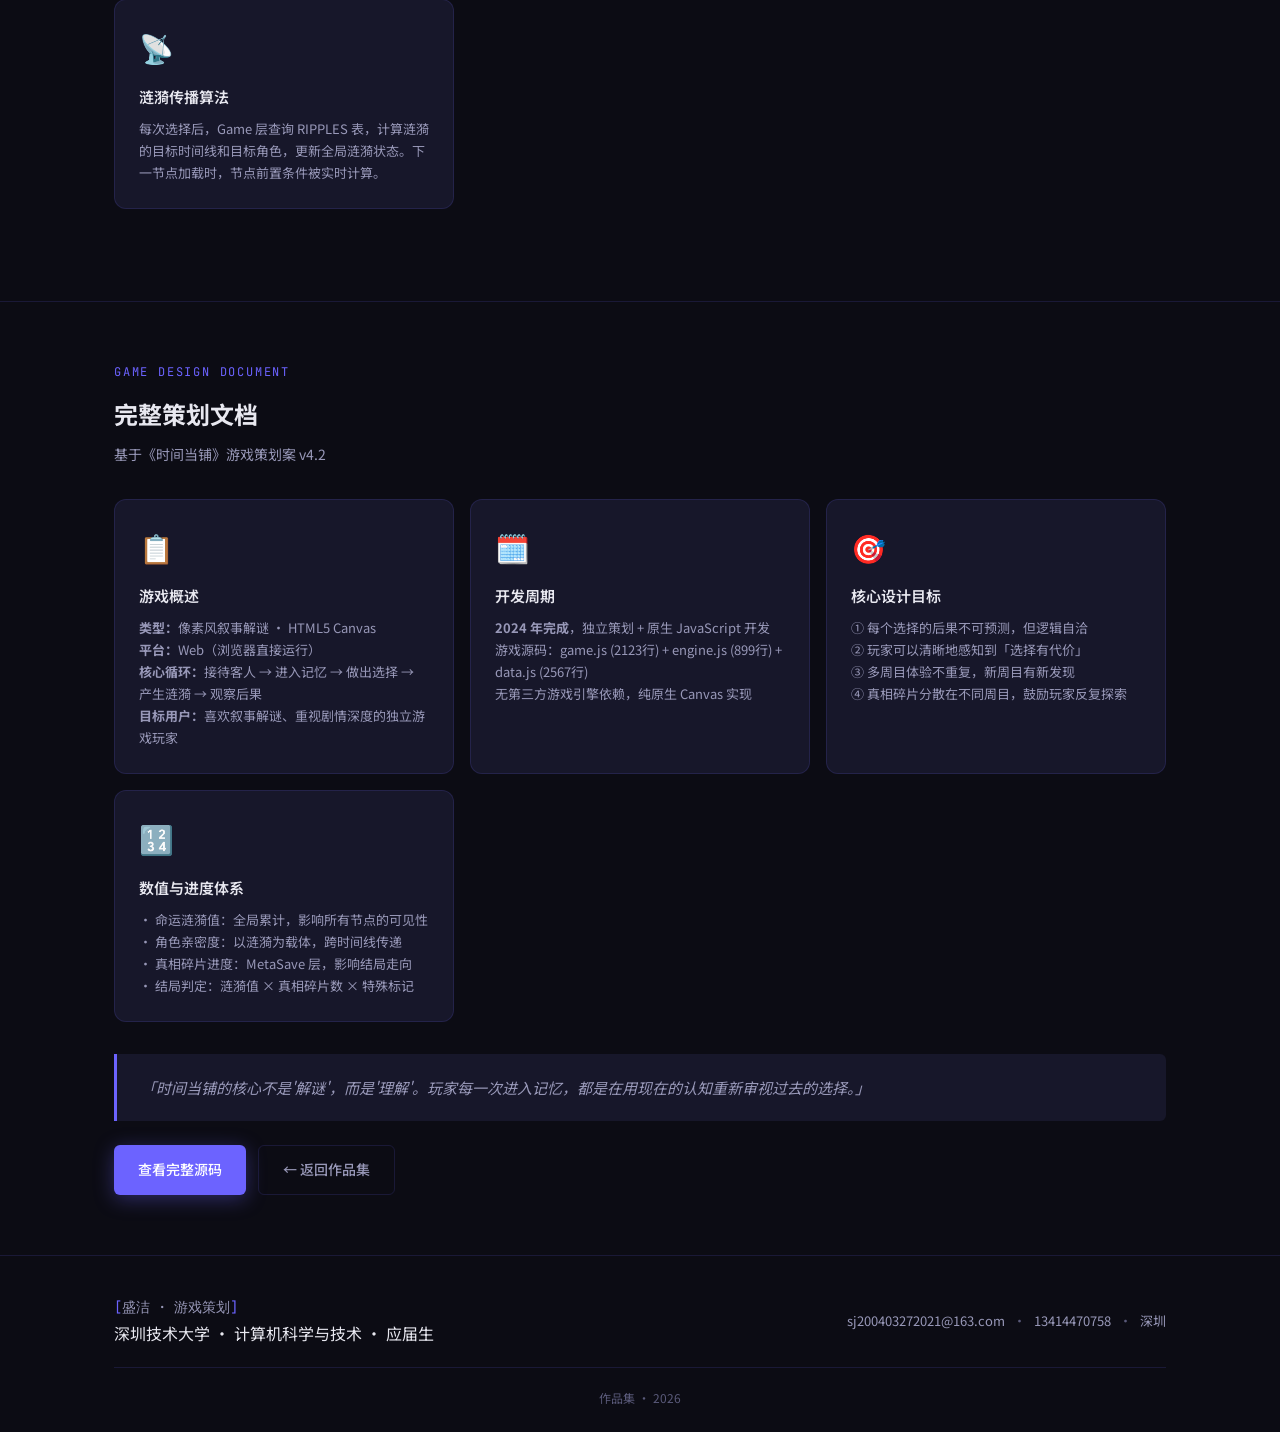
<file: games/time-pawnshop.html>
<!DOCTYPE html>
<html lang="zh-CN">
<head>
  <meta charset="UTF-8">
  <meta name="viewport" content="width=device-width, initial-scale=1.0">
  <title>时间当铺 · 盛洁游戏作品集</title>
  <link rel="stylesheet" href="../styles/main.css">
  <link rel="preconnect" href="https://fonts.googleapis.com">
  <link href="https://fonts.googleapis.com/css2?family=Noto+Sans+SC:wght@300;400;500;700&family=JetBrains+Mono:wght@400;700&display=swap" rel="stylesheet">
  <meta name="description" content="时间当铺 Time Pawnshop — 像素风叙事解谜游戏，数据驱动蝴蝶效应设计，可游玩Demo与完整策划文档">
</head>
<body>

  <!-- 导航 -->
  <header class="site-header">
    <div class="header-inner">
      <a href="../index.html" class="logo">
        <span class="logo-bracket">[</span>
        <span class="logo-name">盛洁</span>
        <span class="logo-role">· 游戏策划</span>
        <span class="logo-bracket">]</span>
      </a>
      <nav class="header-nav">
        <a href="../index.html#games" class="nav-link">全部作品</a>
        <a href="../index.html#about" class="nav-link">关于我</a>
        <a href="mailto:sj200403272021@163.com" class="nav-link nav-contact">联系我</a>
      </nav>
    </div>
  </header>

  <!-- 游戏页 Hero -->
  <section class="game-page-header" style="background: linear-gradient(135deg, #1a1a2e 0%, #16213e 50%, #0f3460 100%);">
    <div class="game-page-hero-bg"></div>
    <div class="game-page-hero-content container">
      <div class="game-page-meta">
        <span class="tag tag-genre">叙事解谜</span>
        <span class="tag tag-genre">像素风</span>
        <span class="tag tag-tech">HTML5 Canvas</span>
        <span class="tag" style="background:rgba(255,230,109,0.15);color:#ffe66d;border:1px solid rgba(255,230,109,0.3);">独立策划 & 开发</span>
      </div>
      <h1 class="game-page-title">时间当铺</h1>
      <p class="game-page-subtitle">
        Time Pawnshop · 像素风叙事解谜游戏<br>
        7+1 位角色 × 15 条蝴蝶效应 × 8 种结局 + 真结局<br>
        全部对话 / 选择 / 命运涟漪以 JSON 数据驱动，策划可独立扩展，程序零改动
      </p>
      <div class="game-page-actions">
        <a href="#play" class="btn btn-primary">
          <span>🎮 立即游玩</span>
        </a>
        <a href="https://github.com/shengjie2022/time-pawnshop" target="_blank" class="btn btn-outline">
          <svg width="14" height="14" viewBox="0 0 24 24" fill="currentColor"><path d="M12 0C5.37 0 0 5.37 0 12c0 5.31 3.435 9.795 8.205 11.385.6.105.825-.255.825-.57 0-.285-.015-1.23-.015-2.235-3.015.555-3.795-.735-4.035-1.41-.135-.345-.72-1.41-1.23-1.695-.42-.225-1.02-.78-.015-.795.945-.015 1.62.87 1.62.87 1.08 1.845 2.835 1.31 3.53 1.005.105-.78.42-1.305.765-1.605-2.67-.3-5.46-1.335-5.46-5.925 0-1.305.465-2.385 1.23-3.225-.12-.3-.54-1.53.12-3.18 0 0 1.005-.315 3.3 1.23.96-.27 1.98-.405 3-.405s2.04.135 3 .405c2.295-1.56 3.3-1.23 3.3-1.23.66 1.65.24 2.88.12 3.18.765.84 1.23 1.905 1.23 3.225 0 4.605-2.805 5.625-5.475 5.925.435.375.81 1.095.81 2.22 0 1.605-.015 2.895-.015 3.3 0 .315.225.69.825.57A12.02 12.02 0 0024 12c0-6.63-5.37-12-12-12z"/></svg>
          源码
        </a>
      </div>
    </div>
  </section>

  <!-- 试玩区 -->
  <section class="game-page-section" id="play" style="padding-top:60px;">
    <div class="container">
      <div class="section-header">
        <div class="section-label">Live Demo</div>
        <h2>直接在浏览器游玩</h2>
        <p>无需下载，点击即玩。完整游戏流程，含全部角色剧情线。</p>
      </div>
      <div class="play-zone">
        <div class="play-zone-header">
          <div class="play-zone-title">
            <span class="play-zone-dot"></span>
            时间当铺 · HTML5 Canvas
          </div>
          <a href="https://github.com/shengjie2022/time-pawnshop" target="_blank" class="btn btn-outline" style="padding:4px 12px;font-size:12px;">
            <svg width="12" height="12" viewBox="0 0 24 24" fill="currentColor"><path d="M12 0C5.37 0 0 5.37 0 12c0 5.31 3.435 9.795 8.205 11.385.6.105.825-.255.825-.57 0-.285-.015-1.23-.015-2.235-3.015.555-3.795-.735-4.035-1.41-.135-.345-.72-1.41-1.23-1.695-.42-.225-1.02-.78-.015-.795.945-.015 1.62.87 1.62.87 1.08 1.845 2.835 1.31 3.53 1.005.105-.78.42-1.305.765-1.605-2.67-.3-5.46-1.335-5.46-5.925 0-1.305.465-2.385 1.23-3.225-.12-.3-.54-1.53.12-3.18 0 0 1.005-.315 3.3 1.23.96-.27 1.98-.405 3-.405s2.04.135 3 .405c2.295-1.56 3.3-1.23 3.3-1.23.66 1.65.24 2.88.12 3.18.765.84 1.23 1.905 1.23 3.225 0 4.605-2.805 5.625-5.475 5.925.435.375.81 1.095.81 2.22 0 1.605-.015 2.895-.015 3.3 0 .315.225.69.825.57A12.02 12.02 0 0024 12c0-6.63-5.37-12-12-12z"/></svg>
            在新窗口打开
          </a>
        </div>
        <!-- 内嵌游戏：直接从游戏的 GitHub Pages 加载 -->
        <iframe
          id="gameFrame"
          title="时间当铺"
          src="time-pawnshop/index.html"
          sandbox="allow-scripts allow-same-origin"
          style="width:100%;height:680px;border:none;display:block;background:#0a0a14;">
        </iframe>
      </div>
    </div>
  </section>

  <!-- 设计理念 -->
  <section class="game-page-section">
    <div class="container">
      <div class="section-header">
        <div class="section-label">Design Philosophy</div>
        <h2>为什么做这款游戏</h2>
        <p>核心理念 · 设计决策 · 落地实现</p>
      </div>
      <div class="doc-card-grid">
        <div class="doc-card">
          <div class="doc-icon">🌊</div>
          <h3>数据驱动叙事引擎</h3>
          <p>全部对话文本、角色关系、选择后果定义为 JSON 配置。策划可以完全独立地增加角色、扩展剧情、调整数值，无需触碰程序代码。程序只负责渲染引擎和数据解析器。</p>
        </div>
        <div class="doc-card">
          <div class="doc-icon">🔄</div>
          <h3>双层存档架构（MetaSave）</h3>
          <p>第一层：当前周目的剧情节点、对话进度、选择状态。第二层：跨周目持久化（全局真相解锁项、隐藏结局开放状态）。玩家每次重新开始都带着上一轮的认知前进，而非从零开始。</p>
        </div>
        <div class="doc-card">
          <div class="doc-icon">🎭</div>
          <h3>蝴蝶效应因果网</h3>
          <p>每个选择产生「命运涟漪」，涟漪在后台积累，跨越时间线影响其他角色的命运。玩家无法预知自己的选择会如何连锁反应——但每次回溯周目，都会发现命运早已暗流涌动。</p>
        </div>
        <div class="doc-card">
          <div class="doc-icon">📐</div>
          <h3>四层叙事结构</h3>
          <p>「现在」经营层 →「过去」回忆层 →「真相」元叙事层 →「终局」终章层。玩家在第四层才能拼凑出游戏的完整真相，理解为什么「时间当铺」本身也是故事的一部分。</p>
        </div>
      </div>
    </div>
  </section>

  <!-- 核心系统设计 -->
  <section class="game-page-section">
    <div class="container">
      <div class="section-header">
        <div class="section-label">Core Systems</div>
        <h2>核心系统设计</h2>
        <p>数据模型 · 引擎架构 · 涟漪传播机制</p>
      </div>

      <!-- 数据结构 -->
      <h3 style="font-size:16px;font-weight:600;margin-bottom:16px;">游戏数据模型（data.js）</h3>
      <div style="background:var(--bg-card);border:1px solid var(--border);border-radius:var(--radius-md);overflow:hidden;margin-bottom:32px;">
        <div style="padding:12px 16px;background:var(--bg-secondary);border-bottom:1px solid var(--border);font-family:var(--font-mono);font-size:12px;color:var(--accent-3);">
          data.js · 核心数据结构
        </div>
        <table class="data-table">
          <thead>
            <tr>
              <th>数据类型</th>
              <th>用途说明</th>
              <th>设计亮点</th>
            </tr>
          </thead>
          <tbody>
            <tr>
              <td><code style="color:var(--accent-1);">CHARACTERS</code></td>
              <td>角色基础信息（名称、描述、身份）</td>
              <td>支持多身份标签（NPC / 涟漪携带者 / 终局角色）</td>
            </tr>
            <tr>
              <td><code style="color:var(--accent-1);">NODES</code></td>
              <td>剧情节点（节点ID、显示内容、角色、出场时间线）</td>
              <td>节点可配置「前置涟漪条件」，条件满足才出现</td>
            </tr>
            <tr>
              <td><code style="color:var(--accent-1);">CHOICES</code></td>
              <td>玩家选择（选择文本、触发涟漪、后续节点）</td>
              <td>选择结果以涟漪ID记录，而非直接写死后续节点</td>
            </tr>
            <tr>
              <td><code style="color:var(--accent-1);">RIPPLES</code></td>
              <td>命运涟漪定义（涟漪ID、名称、传播方向、影响规则）</td>
              <td>涟漪有「正向传播」和「跨时间线传递」两种模式</td>
            </tr>
            <tr>
              <td><code style="color:var(--accent-1);">TIMELINES</code></td>
              <td>时间线定义（1962 / 1997 / 2024 / ????）</td>
              <td>跨时间线数据同步，涟漪可以穿越时间线</td>
            </tr>
            <tr>
              <td><code style="color:var(--accent-1);">TRUTHS / SECRETS</code></td>
              <td>真相碎片 / 隐藏内容（MetaSave 层）</td>
              <td>跨周目累积，解锁真结局的前置条件</td>
            </tr>
          </tbody>
        </table>
      </div>

      <!-- 引擎架构 -->
      <h3 style="font-size:16px;font-weight:600;margin-bottom:16px;">引擎架构（engine.js / game.js）</h3>
      <div class="doc-card-grid" style="margin-bottom:32px;">
        <div class="doc-card">
          <div class="doc-icon">⚙️</div>
          <h3>Engine：渲染引擎</h3>
          <p>管理 Canvas 渲染循环、像素风画面绘制、对话框展示、角色立绘、背景切换。纯渲染逻辑，不含游戏状态。</p>
        </div>
        <div class="doc-card">
          <div class="doc-icon">🎮</div>
          <h3>Game：游戏逻辑层</h3>
          <p>管理游戏状态机（开始菜单→剧情节点→选择→涟漪计算→下一节点→结局判定）、存档读写（localStorage + MetaSave 合并）。</p>
        </div>
        <div class="doc-card">
          <div class="doc-icon">💾</div>
          <h3>双层存档系统</h3>
          <p>localStorage 存储当前周目状态；MetaSave 存储跨周目解锁数据。二者在游戏启动时合并，确保真结局的完整性。</p>
        </div>
        <div class="doc-card">
          <div class="doc-icon">📡</div>
          <h3>涟漪传播算法</h3>
          <p>每次选择后，Game 层查询 RIPPLES 表，计算涟漪的目标时间线和目标角色，更新全局涟漪状态。下一节点加载时，节点前置条件被实时计算。</p>
        </div>
      </div>
    </div>
  </section>

  <!-- 完整策划文档 -->
  <section class="game-page-section">
    <div class="container">
      <div class="section-header">
        <div class="section-label">Game Design Document</div>
        <h2>完整策划文档</h2>
        <p>基于《时间当铺》游戏策划案 v4.2</p>
      </div>

      <div class="doc-card-grid">
        <div class="doc-card">
          <div class="doc-icon">📋</div>
          <h3>游戏概述</h3>
          <p><strong>类型：</strong>像素风叙事解谜 · HTML5 Canvas<br>
          <strong>平台：</strong>Web（浏览器直接运行）<br>
          <strong>核心循环：</strong>接待客人 → 进入记忆 → 做出选择 → 产生涟漪 → 观察后果<br>
          <strong>目标用户：</strong>喜欢叙事解谜、重视剧情深度的独立游戏玩家</p>
        </div>
        <div class="doc-card">
          <div class="doc-icon">🗓️</div>
          <h3>开发周期</h3>
          <p><strong>2024 年完成</strong>，独立策划 + 原生 JavaScript 开发<br>
          游戏源码：game.js (2123行) + engine.js (899行) + data.js (2567行)<br>
          无第三方游戏引擎依赖，纯原生 Canvas 实现</p>
        </div>
        <div class="doc-card">
          <div class="doc-icon">🎯</div>
          <h3>核心设计目标</h3>
          <p>① 每个选择的后果不可预测，但逻辑自洽<br>
          ② 玩家可以清晰地感知到「选择有代价」<br>
          ③ 多周目体验不重复，新周目有新发现<br>
          ④ 真相碎片分散在不同周目，鼓励玩家反复探索</p>
        </div>
        <div class="doc-card">
          <div class="doc-icon">🔢</div>
          <h3>数值与进度体系</h3>
          <p>• 命运涟漪值：全局累计，影响所有节点的可见性<br>
          • 角色亲密度：以涟漪为载体，跨时间线传递<br>
          • 真相碎片进度：MetaSave 层，影响结局走向<br>
          • 结局判定：涟漪值 × 真相碎片数 × 特殊标记</p>
        </div>
      </div>

      <div class="quote-block" style="margin-top:32px;">
        「时间当铺的核心不是'解谜'，而是'理解'。玩家每一次进入记忆，都是在用现在的认知重新审视过去的选择。」
      </div>

      <div style="margin-top:24px;display:flex;gap:12px;flex-wrap:wrap;">
        <a href="https://github.com/shengjie2022/time-pawnshop" target="_blank" class="btn btn-primary">
          <span>查看完整源码</span>
        </a>
        <a href="../index.html#games" class="btn btn-ghost">
          ← 返回作品集
        </a>
      </div>
    </div>
  </section>

  <!-- 页脚 -->
  <footer class="site-footer">
    <div class="container">
      <div class="footer-inner">
        <div class="footer-left">
          <div class="footer-logo">
            <span class="logo-bracket">[</span>盛洁 · 游戏策划<span class="logo-bracket">]</span>
          </div>
          <p>深圳技术大学 · 计算机科学与技术 · 应届生</p>
        </div>
        <div class="footer-links">
          <a href="mailto:sj200403272021@163.com">sj200403272021@163.com</a>
          <span class="footer-dot">·</span>
          <a href="tel:13414470758">13414470758</a>
          <span class="footer-dot">·</span>
          <span>深圳</span>
        </div>
      </div>
      <div class="footer-copy"><p>作品集 · 2026</p></div>
    </div>
  </footer>

  <!-- 游戏通过 iframe 直接加载 GitHub Pages，无需 JS -->

</body>
</html>
</file>
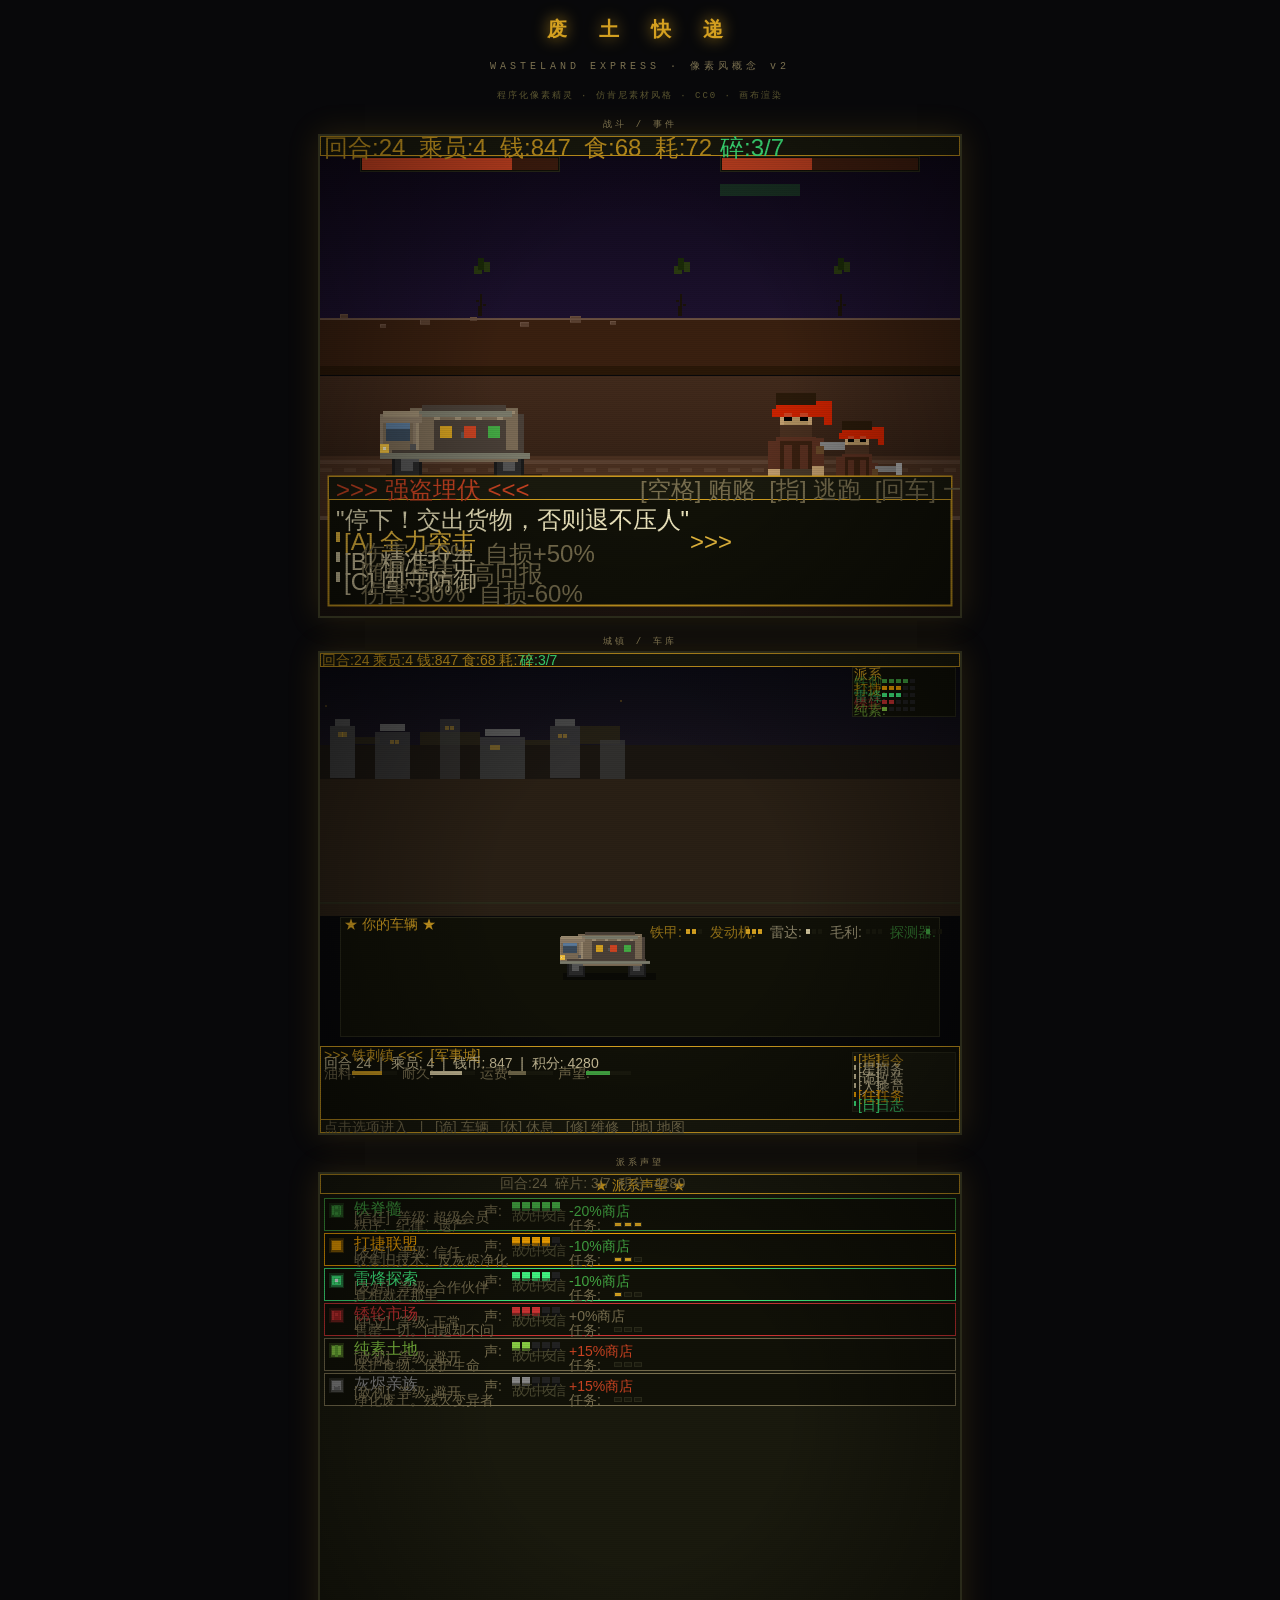
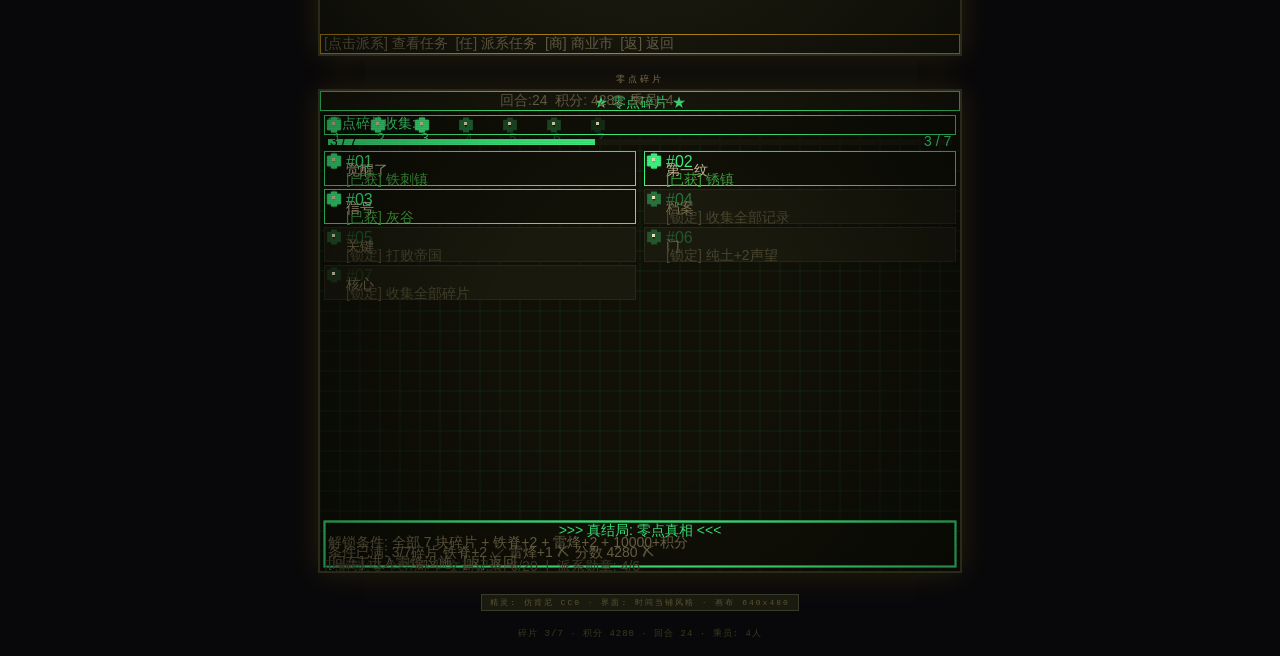
<file: games/wasteland-pixel-concept-cn.html>
<!DOCTYPE html>
<html lang="zh-CN">
<head>
<meta charset="UTF-8">
<title>废土快递 · 像素风概念 v2</title>
<style>
  * { margin: 0; padding: 0; box-sizing: border-box; }
  body {
    background: #08080a;
    font-family: 'Courier New', monospace;
    display: flex;
    justify-content: center;
    align-items: center;
    min-height: 100vh;
    flex-direction: column;
    gap: 16px;
    padding: 16px;
  }
  canvas {
    image-rendering: pixelated;
    image-rendering: crisp-edges;
    border: 2px solid #2a2a1a;
    box-shadow: 0 0 30px rgba(212,160,32,0.15), inset 0 0 60px rgba(0,0,0,0.5);
    max-width: 100vw;
  }
  .title { color: #d4a020; font-size: 20px; letter-spacing: 10px; text-shadow: 0 0 16px rgba(212,160,32,0.8); animation: flicker 4s ease-in-out infinite; font-weight: bold; }
  .subtitle { color: #7a7050; font-size: 10px; letter-spacing: 4px; }
  .tagline { color: #5a5530; font-size: 9px; letter-spacing: 2px; }
  @keyframes flicker { 0%,100% { opacity: 1; } 91% { opacity: 1; } 92% { opacity: 0.6; } 93% { opacity: 1; } 96% { opacity: 0.75; } 97% { opacity: 1; } }
  .screens { display: flex; gap: 12px; flex-wrap: wrap; justify-content: center; }
  .screen-label { color: #7a7050; font-size: 9px; text-align: center; letter-spacing: 3px; margin-bottom: 3px; }
  .badge { background: #1a1a0e; border: 1px solid #3a3a2a; padding: 2px 8px; font-size: 8px; color: #5a5530; letter-spacing: 2px; }
  .footer { color: #3a3820; font-size: 9px; text-align: center; letter-spacing: 1px; }
</style>
</head>
<body>

<div class="title">废 土 快 递</div>
<div class="subtitle">WASTELAND EXPRESS · 像素风概念 v2</div>
<div class="tagline">程序化像素精灵 · 仿肯尼素材风格 · CC0 · 画布渲染</div>

<div class="screens">
  <div>
    <div class="screen-label">战斗 / 事件</div>
    <canvas id="canvas1" width="640" height="480"></canvas>
  </div>
  <div>
    <div class="screen-label">城镇 / 车库</div>
    <canvas id="canvas2" width="640" height="480"></canvas>
  </div>
</div>
<div class="screens">
  <div>
    <div class="screen-label">派系声望</div>
    <canvas id="canvas3" width="640" height="480"></canvas>
  </div>
  <div>
    <div class="screen-label">零点碎片</div>
    <canvas id="canvas4" width="640" height="480"></canvas>
  </div>
</div>

<div class="badge">精灵: 仿肯尼 CC0 · 界面: 时间当铺风格 · 画布 640x480</div>
<div class="footer">碎片 3/7 · 积分 4280 · 回合 24 · 乘员: 4人</div>

<script>
// ============================================================
// 废土快递 · 像素风概念 v2 · 全中文版
// 风格参考: 肯尼 CC0 素材 + 时间当铺终端美学
// ============================================================

var PALETTE = {
  BG:'#08080a', BG2:'#111108', BG3:'#1a1a0e', BORDER:'#2a2a1a',
  TEXT:'#d4c8a0', TEXT_DIM:'#7a7050', TEXT_DARK:'#4a4830',
  ACCENT:'#d4a020', ACCENT_HI:'#f0c040', ACCENT_LO:'#a07010',
  DANGER:'#cc4422', DANGER_HI:'#ff6644', SUCCESS:'#44aa44', SUCCESS_HI:'#66cc66',
  RADIATION:'#44ff44', WHITE:'#f0e8c0', OLDBRONZE:'#c4a050',
  F_SALVAGE:'#ffaa00', F_ASH:'#888888', F_RUST:'#cc3333',
  F_IRON:'#44aa44', F_PURE:'#88cc44', F_ZERO:'#44ff88',
  SKY:'#1a1520', GROUND:'#2a2218', DIRT:'#3a3020', ROCK:'#4a4030', SAND:'#5a5040',
  TRUCK_BODY:'#7a6a55', TRUCK_CAB:'#8a7a65', TRUCK_DARK:'#4a4038',
  TRUCK_ACC:'#9a8a70', WHEEL:'#1a1a1a', WHEEL_RIM:'#555555',
  GLASS:'#3a4a5a', GLASS_HI:'#5a7a9a', RUST:'#8a4422', METAL:'#7a7a6a',
  SKIN:'#c4a070', HAIR:'#2a1a0a', CLOTH:'#5a3020', CLOTH_DARK:'#3a2010',
  BANDANA:'#cc2200', WEAPON:'#888888', WEAPON_HI:'#aaaaaa'
};

// 像素字体（5x7 bitmap）
var FONT = {};
var FONT_DATA = {
  '0':[[1,1,1],[1,0,1],[1,0,1],[1,0,1],[1,1,1],[0,0,0],[0,1,0]],
  '1':[[0,1,0],[1,1,0],[0,1,0],[0,1,0],[0,1,0],[0,0,0],[1,1,1]],
  '2':[[1,1,1],[0,0,1],[0,0,1],[0,1,1],[1,1,0],[0,0,0],[1,1,1]],
  '3':[[1,1,1],[0,0,1],[0,0,1],[0,1,1],[0,0,1],[0,0,0],[1,1,1]],
  '4':[[1,0,1],[1,0,1],[1,0,1],[1,1,1],[0,0,1],[0,0,0],[0,0,1]],
  '5':[[1,1,1],[1,0,0],[1,1,1],[0,0,1],[0,0,1],[0,0,0],[1,1,1]],
  '6':[[0,1,1],[1,0,0],[1,0,0],[1,1,1],[1,0,1],[0,0,0],[1,1,1]],
  '7':[[1,1,1],[0,0,1],[0,0,1],[0,0,1],[0,0,1],[0,0,0],[0,0,1]],
  '8':[[1,1,1],[1,0,1],[1,0,1],[1,1,1],[1,0,1],[0,0,0],[1,1,1]],
  '9':[[1,1,1],[1,0,1],[1,1,1],[0,0,1],[0,0,1],[0,0,0],[1,1,1]],
  'A':[[0,1,0],[1,0,1],[1,0,1],[1,1,1],[1,0,1],[0,0,0],[1,0,1]],
  'B':[[1,1,0],[1,0,1],[1,1,0],[1,0,1],[1,1,0],[0,0,0],[1,1,1]],
  'C':[[0,1,1],[1,0,0],[1,0,0],[1,0,0],[0,1,1],[0,0,0],[0,1,0]],
  'D':[[1,1,0],[1,0,1],[1,0,1],[1,0,1],[1,1,0],[0,0,0],[1,1,1]],
  'E':[[1,1,1],[1,0,0],[1,1,0],[1,0,0],[1,1,1],[0,0,0],[1,1,1]],
  'F':[[1,1,1],[1,0,0],[1,1,0],[1,0,0],[1,0,0],[0,0,0],[1,0,0]],
  'G':[[0,1,1],[1,0,0],[1,0,0],[1,0,1],[0,1,1],[0,0,0],[1,1,1]],
  'H':[[1,0,1],[1,0,1],[1,0,1],[1,1,1],[1,0,1],[0,0,0],[1,0,1]],
  'I':[[1,1,1],[0,1,0],[0,1,0],[0,1,0],[1,1,1],[0,0,0],[0,1,0]],
  'J':[[0,0,1],[0,0,1],[0,0,1],[1,0,1],[0,1,0],[0,0,0],[1,1,1]],
  'K':[[1,0,1],[1,0,1],[1,1,0],[1,0,1],[1,0,1],[0,0,0],[1,0,1]],
  'L':[[1,0,0],[1,0,0],[1,0,0],[1,0,0],[1,1,1],[0,0,0],[1,1,1]],
  'M':[[1,0,1],[1,1,1],[1,0,1],[1,0,1],[1,0,1],[0,0,0],[1,0,1]],
  'N':[[1,0,1],[1,1,1],[1,1,1],[1,0,1],[1,0,1],[0,0,0],[1,0,1]],
  'O':[[0,1,0],[1,0,1],[1,0,1],[1,0,1],[0,1,0],[0,0,0],[1,1,1]],
  'P':[[1,1,0],[1,0,1],[1,1,0],[1,0,0],[1,0,0],[0,0,0],[1,0,0]],
  'Q':[[0,1,0],[1,0,1],[1,0,1],[1,0,1],[1,1,1],[0,0,0],[0,1,1]],
  'R':[[1,1,0],[1,0,1],[1,1,0],[1,0,1],[1,1,0],[0,0,0],[1,0,1]],
  'S':[[0,1,1],[1,0,0],[0,1,0],[0,0,1],[1,1,0],[0,0,0],[1,1,1]],
  'T':[[1,1,1],[0,1,0],[0,1,0],[0,1,0],[0,1,0],[0,0,0],[0,1,0]],
  'U':[[1,0,1],[1,0,1],[1,0,1],[1,0,1],[0,1,0],[0,0,0],[1,1,1]],
  'V':[[1,0,1],[1,0,1],[1,0,1],[0,1,0],[0,1,0],[0,0,0],[0,1,0]],
  'W':[[1,0,1],[1,0,1],[1,0,1],[1,0,1],[1,1,1],[0,0,0],[1,0,1]],
  'X':[[1,0,1],[1,0,1],[0,1,0],[0,1,0],[1,0,1],[0,0,0],[1,0,1]],
  'Y':[[1,0,1],[1,0,1],[0,1,0],[0,1,0],[0,1,0],[0,0,0],[0,1,0]],
  'Z':[[1,1,1],[0,0,1],[0,1,0],[1,0,0],[1,1,1],[0,0,0],[1,1,1]],
  ' ':[[0,0,0],[0,0,0],[0,0,0],[0,0,0],[0,0,0],[0,0,0],[0,0,0]],
  ':':[[0,0,0],[0,1,0],[0,0,0],[0,0,0],[0,1,0],[0,0,0],[0,0,0]],
  '!':[[0,1,0],[0,1,0],[0,1,0],[0,1,0],[0,0,0],[0,0,0],[0,1,0]],
  '.':[[0,0,0],[0,0,0],[0,0,0],[0,0,0],[0,0,0],[0,0,0],[0,1,0]],
  ',':[[0,0,0],[0,0,0],[0,0,0],[0,0,0],[0,0,0],[0,0,0],[0,1,0],[0,1,0]],
  '/':[[0,0,1],[0,0,1],[0,0,1],[0,1,0],[1,0,0],[0,0,0],[1,0,0]],
  '(':[[0,1,0],[1,0,0],[1,0,0],[1,0,0],[1,0,0],[0,0,0],[0,1,0]],
  ')':[[0,1,0],[0,0,1],[0,0,1],[0,0,1],[0,0,1],[0,0,0],[0,1,0]],
  '[':[[1,1,0],[1,0,0],[1,0,0],[1,0,0],[1,0,0],[0,0,0],[1,1,0]],
  ']':[[0,1,1],[0,0,1],[0,0,1],[0,0,1],[0,0,1],[0,0,0],[0,1,1]],
  '-':[[0,0,0],[0,0,0],[0,0,0],[1,1,1],[0,0,0],[0,0,0],[0,0,0]],
  '+':[[0,0,0],[0,1,0],[1,1,1],[0,1,0],[0,0,0],[0,0,0],[0,0,0]],
  '#':[[1,0,1],[1,1,1],[0,1,0],[0,1,0],[1,1,1],[0,0,0],[1,0,1]],
  '%':[[1,0,1],[0,0,1],[0,1,0],[0,1,0],[1,0,0],[0,0,0],[1,0,1]],
  '@':[[0,1,1],[1,0,0],[1,0,1],[1,0,1],[0,1,1],[0,1,0],[0,1,1]],
  '?':[[0,1,0],[1,0,1],[0,0,1],[0,1,0],[0,1,0],[0,0,0],[0,1,0]],
  '=':[[0,0,0],[1,1,1],[0,0,0],[0,0,0],[1,1,1],[0,0,0],[0,0,0]],
  '\'':[[0,1,0],[1,0,0],[0,0,0],[0,0,0],[0,0,0],[0,0,0],[0,0,0]],
  '"':[[1,0,1],[1,0,1],[0,0,0],[0,0,0],[0,0,0],[0,0,0],[0,0,0]],
  '_':[[0,0,0],[0,0,0],[0,0,0],[0,0,0],[0,0,0],[0,0,0],[1,1,1]],
  '~':[[0,0,0],[0,0,0],[1,0,1],[0,1,0],[1,0,0],[0,0,0],[0,0,0]]
};
for (var k in FONT_DATA) FONT[k] = FONT_DATA[k];

// Canvas 原生文字渲染（中文友好）
function pxTextNative(ctx, text, x, y, scale, color) {
  ctx.save();
  try {
    var fontSize = Math.max(14, Math.round(12 * scale));
    ctx.fillStyle = color;
    ctx.font = fontSize + "px 'Microsoft YaHei', 'SimHei', sans-serif";
    ctx.textBaseline = 'alphabetic';
    ctx.textAlign = 'left';
    ctx.fillText(text, Math.floor(x), Math.floor(y) + Math.round(8 * scale));
  } finally { ctx.restore(); }
  var w = 0;
  for (var i = 0; i < text.length; i++) {
    var ch = text.charAt(i);
    w += (FONT[ch.toUpperCase()] ? 6 : 13) * scale;
  }
  return x + w;
}

function pxText(ctx, text, x, y, scale, color) {
  if (!text) return x;
  return pxTextNative(ctx, text, x, y, scale || 1, color || PALETTE.TEXT);
}

function pxTextCenter(ctx, text, x, y, scale, color) {
  if (!text) return x;
  ctx.save();
  try {
    var fontSize = Math.max(14, Math.round(12 * (scale || 1)));
    ctx.fillStyle = color || PALETTE.TEXT;
    ctx.font = fontSize + "px 'Microsoft YaHei', 'SimHei', sans-serif";
    ctx.textBaseline = 'alphabetic';
    var w = ctx.measureText(text).width;
    ctx.fillText(text, x - w / 2, Math.floor(y) + Math.round(8 * (scale || 1)));
  } finally { ctx.restore(); }
  return x;
}

function fill(ctx, x, y, w, h, color) {
  ctx.fillStyle = color;
  ctx.fillRect(Math.floor(x), Math.floor(y), Math.floor(w), Math.floor(h));
}

function border(ctx, x, y, w, h, color, lineW) {
  if (lineW === undefined) lineW = 1;
  ctx.strokeStyle = color;
  ctx.lineWidth = lineW;
  ctx.strokeRect(Math.floor(x) + 0.5, Math.floor(y) + 0.5, Math.floor(w) - 1, Math.floor(h) - 1);
}

function crtLines(ctx, W, H, alpha) {
  if (alpha === undefined) alpha = 0.07;
  ctx.fillStyle = 'rgba(0,0,0,' + alpha + ')';
  for (var sy = 0; sy < H; sy += 2) ctx.fillRect(0, sy, W, 1);
}

function vignette(ctx, W, H) {
  var g = ctx.createRadialGradient(W/2, H/2, H*0.3, W/2, H/2, H*0.8);
  g.addColorStop(0, 'rgba(0,0,0,0)');
  g.addColorStop(1, 'rgba(0,0,0,0.45)');
  ctx.fillStyle = g;
  ctx.fillRect(0, 0, W, H);
}

// ============================================================
// 精灵绘制函数
// ============================================================

function drawTruck(ctx, ox, oy, scale, facingRight, damaged) {
  scale = scale || 1; facingRight = (facingRight !== false);
  var s = scale;
  fill(ctx, ox+2*s, oy+26*s, 52*s, 4*s, 'rgba(0,0,0,0.4)');
  fill(ctx, ox+4*s, oy+18*s, 10*s, 10*s, PALETTE.WHEEL);
  fill(ctx, ox+5*s, oy+19*s, 8*s, 8*s, '#2a2a2a');
  fill(ctx, ox+7*s, oy+21*s, 4*s, 4*s, PALETTE.WHEEL_RIM);
  fill(ctx, ox+38*s, oy+18*s, 10*s, 10*s, PALETTE.WHEEL);
  fill(ctx, ox+39*s, oy+19*s, 8*s, 8*s, '#2a2a2a');
  fill(ctx, ox+41*s, oy+21*s, 4*s, 4*s, PALETTE.WHEEL_RIM);
  fill(ctx, ox+10*s, oy+4*s, 36*s, 18*s, PALETTE.TRUCK_BODY);
  fill(ctx, ox+11*s, oy+5*s, 34*s, 16*s, PALETTE.TRUCK_ACC);
  fill(ctx, ox+14*s, oy+3*s, 28*s, 2*s, PALETTE.TRUCK_DARK);
  for (var i = 0; i < 5; i++) fill(ctx, ox+13*s+i*7*s, oy+6*s, 5*s, 14*s, PALETTE.TRUCK_BODY);
  fill(ctx, ox+18*s, oy+8*s, 12*s, 10*s, PALETTE.TRUCK_DARK);
  fill(ctx, ox+28*s, oy+8*s, 14*s, 10*s, PALETTE.TRUCK_DARK);
  fill(ctx, ox+27*s, oy+12*s, 2*s, 2*s, PALETTE.WHEEL_RIM);
  fill(ctx, ox+46*s, oy+6*s, 2*s, 14*s, PALETTE.TRUCK_DARK);
  fill(ctx, ox+12*s, oy+5*s, 32*s, 2*s, damaged ? PALETTE.RUST : PALETTE.METAL);
  fill(ctx, ox+20*s, oy+10*s, 4*s, 4*s, PALETTE.ACCENT);
  fill(ctx, ox+28*s, oy+10*s, 4*s, 4*s, PALETTE.DANGER);
  fill(ctx, ox+36*s, oy+10*s, 4*s, 4*s, PALETTE.SUCCESS);
  fill(ctx, ox+0*s, oy+8*s, 12*s, 12*s, PALETTE.TRUCK_CAB);
  fill(ctx, ox+1*s, oy+9*s, 10*s, 10*s, PALETTE.TRUCK_BODY);
  fill(ctx, ox+2*s, oy+9*s, 8*s, 6*s, PALETTE.GLASS);
  fill(ctx, ox+2*s, oy+9*s, 8*s, 2*s, PALETTE.GLASS_HI);
  fill(ctx, ox+0*s, oy+6*s, 14*s, 3*s, PALETTE.TRUCK_CAB);
  fill(ctx, ox+1*s, oy+5*s, 12*s, 2*s, PALETTE.TRUCK_ACC);
  fill(ctx, ox+0*s, oy+16*s, 3*s, 3*s, PALETTE.ACCENT_HI);
  fill(ctx, ox+1*s, oy+17*s, 1*s, 1*s, PALETTE.WHITE);
  fill(ctx, ox+10*s, oy+18*s, 3*s, 4*s, PALETTE.WHEEL_RIM);
  fill(ctx, ox+10*s, oy+16*s, 2*s, 2*s, '#555');
  fill(ctx, ox+4*s, oy+18*s, 44*s, 3*s, PALETTE.TRUCK_DARK);
  if (damaged) {
    fill(ctx, ox+20*s, oy+8*s, 3*s, 3*s, PALETTE.RUST);
    fill(ctx, ox+35*s, oy+12*s, 2*s, 4*s, PALETTE.RUST);
    fill(ctx, ox+12*s, oy+14*s, 4*s, 2*s, PALETTE.RUST);
  }
  fill(ctx, ox+0*s, oy+19*s, 50*s, 2*s, PALETTE.METAL);
}

function drawBandit(ctx, ox, oy, scale, frame, facingRight) {
  scale = scale || 2; frame = frame || 0; facingRight = (facingRight !== false);
  var s = scale;
  var bob = Math.sin(frame * 0.3) * s;
  var legAnim = frame % 2;
  fill(ctx, ox+4*s, oy+30*s, 10*s, 3*s, 'rgba(0,0,0,0.35)');
  fill(ctx, ox+5*s, oy+22*s+bob, 4*s, 8*s, PALETTE.CLOTH_DARK);
  fill(ctx, ox+9*s, oy+22*s+bob, 4*s, 8*s, PALETTE.CLOTH_DARK);
  if (legAnim) {
    fill(ctx, ox+4*s, oy+24*s+bob, 3*s, 6*s, PALETTE.CLOTH_DARK);
    fill(ctx, ox+11*s, oy+22*s+bob, 3*s, 6*s, PALETTE.CLOTH_DARK);
  }
  fill(ctx, ox+4*s, oy+28*s+bob, 5*s, 3*s, '#3a2a1a');
  fill(ctx, ox+9*s, oy+28*s+bob, 5*s, 3*s, '#3a2a1a');
  fill(ctx, ox+4*s, oy+12*s+bob, 10*s, 11*s, PALETTE.CLOTH);
  fill(ctx, ox+5*s, oy+13*s+bob, 8*s, 9*s, PALETTE.CLOTH_DARK);
  fill(ctx, ox+6*s, oy+14*s+bob, 2*s, 7*s, PALETTE.CLOTH);
  fill(ctx, ox+10*s, oy+14*s+bob, 2*s, 7*s, PALETTE.CLOTH);
  fill(ctx, ox+4*s, oy+20*s+bob, 10*s, 2*s, '#4a3a2a');
  var armSwing = Math.sin(frame * 0.5) * 2*s;
  fill(ctx, ox+2*s, oy+13*s+bob, 3*s, 8*s, PALETTE.CLOTH);
  fill(ctx, ox+13*s, oy+13*s+bob+armSwing, 3*s, 8*s, PALETTE.CLOTH);
  fill(ctx, ox+2*s, oy+20*s+bob, 3*s, 3*s, PALETTE.SKIN);
  fill(ctx, ox+13*s, oy+20*s+bob+armSwing, 3*s, 3*s, PALETTE.SKIN);
  fill(ctx, ox+15*s, oy+14*s+bob+armSwing, 8*s, 2*s, PALETTE.WEAPON);
  fill(ctx, ox+22*s, oy+13*s+bob+armSwing, 2*s, 4*s, PALETTE.WEAPON_HI);
  fill(ctx, ox+14*s, oy+15*s+bob+armSwing, 2*s, 2*s, '#6a4a2a');
  fill(ctx, ox+5*s, oy+2*s+bob, 8*s, 10*s, PALETTE.SKIN);
  fill(ctx, ox+6*s, oy+3*s+bob, 6*s, 8*s, '#b09060');
  fill(ctx, ox+4*s, oy+1*s+bob, 10*s, 4*s, PALETTE.HAIR);
  fill(ctx, ox+4*s, oy+3*s+bob, 2*s, 3*s, PALETTE.HAIR);
  fill(ctx, ox+12*s, oy+3*s+bob, 2*s, 3*s, PALETTE.HAIR);
  fill(ctx, ox+4*s, oy+4*s+bob, 12*s, 3*s, PALETTE.BANDANA);
  fill(ctx, ox+3*s, oy+5*s+bob, 3*s, 2*s, PALETTE.BANDANA);
  fill(ctx, ox+14*s, oy+3*s+bob, 4*s, 2*s, PALETTE.BANDANA);
  fill(ctx, ox+16*s, oy+5*s+bob, 2*s, 4*s, PALETTE.BANDANA);
  fill(ctx, ox+6*s, oy+6*s+bob, 2*s, 2*s, '#000');
  fill(ctx, ox+10*s, oy+6*s+bob, 2*s, 2*s, '#000');
  fill(ctx, ox+6*s, oy+6*s+bob, 2*s, 1*s, PALETTE.DANGER);
  fill(ctx, ox+10*s, oy+6*s+bob, 2*s, 1*s, PALETTE.DANGER);
  fill(ctx, ox+5*s, oy+9*s+bob, 8*s, 3*s, '#4a3020');
}

function drawMerchant(ctx, ox, oy, scale, frame, facingRight) {
  scale = scale || 2; frame = frame || 0; facingRight = (facingRight !== false);
  var s = scale;
  var bob = Math.sin(frame * 0.2) * s;
  fill(ctx, ox+4*s, oy+30*s, 10*s, 3*s, 'rgba(0,0,0,0.3)');
  fill(ctx, ox+5*s, oy+22*s+bob, 4*s, 8*s, '#3a3a5a');
  fill(ctx, ox+9*s, oy+22*s+bob, 4*s, 8*s, '#3a3a5a');
  fill(ctx, ox+4*s, oy+12*s+bob, 10*s, 11*s, '#4a4a6a');
  fill(ctx, ox+5*s, oy+13*s+bob, 8*s, 9*s, '#5a5a7a');
  fill(ctx, ox+3*s, oy+8*s+bob, 12*s, 6*s, '#4a4a6a');
  fill(ctx, ox+4*s, oy+9*s+bob, 10*s, 4*s, '#5a5a7a');
  fill(ctx, ox+5*s, oy+12*s+bob, 8*s, 3*s, PALETTE.F_SALVAGE);
  fill(ctx, ox+2*s, oy+13*s+bob, 3*s, 8*s, '#4a4a6a');
  fill(ctx, ox+13*s, oy+13*s+bob, 3*s, 8*s, '#4a4a6a');
  fill(ctx, ox+2*s, oy+20*s+bob, 3*s, 3*s, PALETTE.SKIN);
  fill(ctx, ox+13*s, oy+20*s+bob, 3*s, 3*s, PALETTE.SKIN);
  fill(ctx, ox+5*s, oy+2*s+bob, 8*s, 10*s, PALETTE.SKIN);
  fill(ctx, ox+6*s, oy+3*s+bob, 6*s, 8*s, '#b89060');
  fill(ctx, ox+4*s, oy+2*s+bob, 10*s, 4*s, '#4a4a6a');
  fill(ctx, ox+6*s, oy+6*s+bob, 2*s, 2*s, '#000');
  fill(ctx, ox+10*s, oy+6*s+bob, 2*s, 2*s, '#000');
  fill(ctx, ox+6*s, oy+6*s+bob, 2*s, 1*s, PALETTE.F_SALVAGE);
  fill(ctx, ox+10*s, oy+6*s+bob, 2*s, 1*s, PALETTE.F_SALVAGE);
  fill(ctx, ox+4*s, oy+28*s+bob, 5*s, 3*s, '#2a1a0a');
  fill(ctx, ox+9*s, oy+28*s+bob, 5*s, 3*s, '#2a1a0a');
}

function drawFragment(ctx, ox, oy, scale, glow, color) {
  scale = scale || 2; glow = glow || 0; color = color || PALETTE.F_ZERO;
  var s = scale;
  if (glow > 0) {
    ctx.fillStyle = color + '44';
    for (var r = 6; r > 0; r--) {
      ctx.beginPath();
      for (var i = 0; i < 6; i++) {
        var angle = (i / 6) * Math.PI * 2 - Math.PI / 2;
        var px = ox + 4*s + Math.cos(angle) * r*s;
        var py = oy + 4*s + Math.sin(angle) * r*s;
        if (i === 0) ctx.moveTo(px, py); else ctx.lineTo(px, py);
      }
      ctx.closePath();
      ctx.fill();
    }
  }
  ctx.fillStyle = color;
  ctx.beginPath();
  for (i = 0; i < 6; i++) {
    angle = (i / 6) * Math.PI * 2 - Math.PI / 2;
    px = ox + 4*s + Math.cos(angle) * 3*s;
    py = oy + 4*s + Math.sin(angle) * 3*s;
    ctx.rect(px-2*s, py-2*s, 4*s, 4*s);
  }
  ctx.fill();
  fill(ctx, ox+3*s, oy+2*s, 2*s, 2*s, PALETTE.WHITE);
}

function drawFactionIcon(ctx, ox, oy, faction, scale) {
  scale = scale || 1;
  var s = scale;
  var colorMap = {
    SALVAGE:[PALETTE.F_SALVAGE,'#cc8800'],
    ASH:[PALETTE.F_ASH,'#666666'],
    RUST:[PALETTE.F_RUST,'#aa2222'],
    IRON:[PALETTE.F_IRON,'#338833'],
    PURE:[PALETTE.F_PURE,'#66aa33'],
    ZERO:[PALETTE.F_ZERO,'#33cc66']
  };
  var cm = colorMap[faction] || [PALETTE.TEXT, PALETTE.TEXT_DIM];
  var c = cm[0], cd = cm[1];
  fill(ctx, ox+1*s, oy+1*s, 10*s, 10*s, c+'33');
  fill(ctx, ox+2*s, oy+2*s, 8*s, 8*s, c+'66');
  fill(ctx, ox+3*s, oy+3*s, 6*s, 6*s, c);
  if (faction === 'SALVAGE') {
    fill(ctx, ox+4*s, oy+4*s, 4*s, 4*s, c);
  } else if (faction === 'IRON') {
    fill(ctx, ox+4*s, oy+2*s, 4*s, 8*s, cd);
    fill(ctx, ox+5*s, oy+3*s, 2*s, 6*s, c);
    fill(ctx, ox+5*s, oy+5*s, 2*s, 2*s, cd);
  } else if (faction === 'ZERO') {
    fill(ctx, ox+4*s, oy+4*s, 4*s, 4*s, cd);
    fill(ctx, ox+5*s, oy+5*s, 2*s, 2*s, '#fff');
    fill(ctx, ox+5*s, oy+3*s, 2*s, 2*s, c);
    fill(ctx, ox+5*s, oy+7*s, 2*s, 2*s, c);
    fill(ctx, ox+3*s, oy+5*s, 2*s, 2*s, c);
    fill(ctx, ox+7*s, oy+5*s, 2*s, 2*s, c);
  } else if (faction === 'RUST') {
    fill(ctx, ox+4*s, oy+3*s, 4*s, 4*s, cd);
    fill(ctx, ox+5*s, oy+4*s, 2*s, 2*s, c);
    fill(ctx, ox+4*s, oy+7*s, 4*s, 2*s, cd);
  } else if (faction === 'PURE') {
    fill(ctx, ox+5*s, oy+2*s, 2*s, 8*s, cd);
    fill(ctx, ox+3*s, oy+4*s, 2*s, 2*s, c);
    fill(ctx, ox+7*s, oy+4*s, 2*s, 2*s, c);
    fill(ctx, ox+3*s, oy+6*s, 2*s, 2*s, c);
    fill(ctx, ox+7*s, oy+6*s, 2*s, 2*s, c);
  } else if (faction === 'ASH') {
    fill(ctx, ox+4*s, oy+6*s, 4*s, 3*s, cd);
    fill(ctx, ox+5*s, oy+4*s, 2*s, 3*s, c);
    fill(ctx, ox+5*s, oy+3*s, 2*s, 2*s, '#fff88');
  }
}

function drawWastelandTerrain(ctx, x, y, w, h, variant) {
  variant = variant || 0;
  var horizon = y + h * 0.38;
  var sky = ctx.createLinearGradient(x, y, x, y + h * 0.42);
  sky.addColorStop(0, '#0e0818');
  sky.addColorStop(1, '#1e1230');
  ctx.fillStyle = sky; ctx.fillRect(x, y, w, h * 0.42);
  fill(ctx, x, horizon, w, h * 0.10, '#3a2010');
  fill(ctx, x, horizon+h*0.10, w, h * 0.02, '#2a1808');
  var ground = ctx.createLinearGradient(x, horizon, x, h);
  ground.addColorStop(0, '#4a3020'); ground.addColorStop(0.4, '#3a2518'); ground.addColorStop(1, '#1e1510');
  ctx.fillStyle = ground; ctx.fillRect(x, horizon + h * 0.12, w, h * 0.88);
  var rocks = [[20,178,8,5],[60,188,6,4],[100,183,10,6],[150,181,7,4],[200,186,9,5],[250,180,11,7],[290,185,6,4]];
  for (var r2 = 0; r2 < rocks.length; r2++) {
    var rx = rocks[r2];
    fill(ctx, x+rx[0], y+rx[1], rx[2], rx[3], '#5a4030');
    fill(ctx, x+rx[0], y+rx[1], rx[2], 1, '#6a5040');
    fill(ctx, x+rx[0], y+rx[1], 1, rx[3]-1, '#6a5040');
  }
  var cloudY = y + 18 + variant * 10;
  fill(ctx, x+80, y+cloudY, 60, 16, PALETTE.RADIATION+'33');
  fill(ctx, x+100, y+cloudY+4, 40, 12, PALETTE.RADIATION+'22');
  fill(ctx, x+400, y+cloudY+30, 80, 12, PALETTE.RADIATION+'28');
  fill(ctx, x+520, y+cloudY-10, 50, 10, PALETTE.RADIATION+'1a');
  var treeX = [160, 360, 520];
  for (var ti = 0; ti < treeX.length; ti++) {
    var tx = treeX[ti];
    fill(ctx, x+tx, y+horizon-24, 2, 22, '#1a1208');
    fill(ctx, x+tx-4, y+horizon-18, 3, 2, '#1a1208');
    fill(ctx, x+tx+3, y+horizon-14, 3, 2, '#1a1208');
    fill(ctx, x+tx-2, y+horizon-12, 2, 10, '#1a1208');
    fill(ctx, x+tx-6, y+horizon-52, 8, 8, '#2a3a10');
    fill(ctx, x+tx-2, y+horizon-60, 6, 12, '#1a2a08');
    fill(ctx, x+tx+4, y+horizon-56, 6, 10, '#2a3a10');
  }
  fill(ctx, x, horizon, w, 2, '#6a5040');
}

function drawTownBG(ctx, x, y, w, h, townType) {
  townType = townType || 'MILITARY';
  var sky = ctx.createLinearGradient(x, y, x, y + h * 0.5);
  sky.addColorStop(0, '#0a0a12'); sky.addColorStop(1, '#1a1520');
  ctx.fillStyle = sky; ctx.fillRect(x, y, w, h * 0.5);
  fill(ctx, x, y+h*0.35, w, h*0.15, '#1a1510');
  fill(ctx, x+20, y+h*0.32, 40, h*0.03, '#252015');
  fill(ctx, x+100, y+h*0.30, 60, h*0.05, '#252015');
  fill(ctx, x+200, y+h*0.33, 50, h*0.02, '#252015');
  fill(ctx, x+260, y+h*0.28, 40, h*0.07, '#252015');
  fill(ctx, x, y+h*0.48, w, h*0.52, '#2a2015');
  var bc = townType === 'MILITARY' ? '#3a3a3a' : townType === 'TRADING' ? '#4a3a2a' : townType === 'RUINS' ? '#3a3020' : '#3a3a30';
  fill(ctx, x+10, y+h*0.28, 25, h*0.20, bc);
  fill(ctx, x+15, y+h*0.25, 15, h*0.03, '#4a4a4a');
  fill(ctx, x+55, y+h*0.30, 35, h*0.18, bc+'cc');
  fill(ctx, x+60, y+h*0.27, 25, h*0.03, '#5a5a5a');
  fill(ctx, x+120, y+h*0.25, 20, h*0.23, bc+'aa');
  fill(ctx, x+160, y+h*0.32, 45, h*0.16, bc+'dd');
  fill(ctx, x+165, y+h*0.29, 35, h*0.03, '#5a5a5a');
  fill(ctx, x+230, y+h*0.28, 30, h*0.20, bc+'cc');
  fill(ctx, x+235, y+h*0.25, 20, h*0.03, '#4a4a4a');
  fill(ctx, x+280, y+h*0.33, 25, h*0.15, bc+'bb');
  var wf = Math.floor(Date.now() / 800) % 3;
  var winData = [[18,30,5],[22,30,5],[70,33,4],[75,33,4],[125,28,4],[130,28,4],[170,35,5],[175,35,5],[238,31,4],[243,31,4]];
  for (var wi = 0; wi < winData.length; wi++) {
    var wx = winData[wi];
    var flicker = (wx[0]/10 + wf) % 2 === 0;
    fill(ctx, x+wx[0], y+wx[1]*(h/100), wx[2], wx[2], flicker ? PALETTE.ACCENT_HI+'aa' : PALETTE.ACCENT+'66');
  }
  fill(ctx, x+5, y+h*0.20, 2, 2, PALETTE.ACCENT+'44');
  fill(ctx, x+300, y+h*0.18, 2, 2, PALETTE.ACCENT+'44');
}

// ============================================================
// 画面1: 战斗/事件场景
// ============================================================
function renderCombatScene(canvas) {
  var ctx = canvas.getContext('2d');
  var W = canvas.width, H = canvas.height;
  var t = Date.now();
  fill(ctx, 0, 0, W, H, PALETTE.BG);
  drawWastelandTerrain(ctx, 0, 0, W, H, 0);
  fill(ctx, 0, H-160, W, 60, '#4a3020');
  fill(ctx, 0, H-156, W, 4, '#5a4030');
  fill(ctx, 0, H-100, W, 4, '#6a5040');
  for (var rx = 0; rx < W; rx += 24) fill(ctx, rx, H-148, 12, 4, '#5a4030' + 'cc');
  drawTruck(ctx, 60, H-220, 3, true, false);
  drawBandit(ctx, W-200, H-230, 4, Math.floor(t/100)%8, false);
  drawBandit(ctx, W-130, H-200, 3, Math.floor(t/120)%8+2, false);
  var impactFrame = Math.floor(t/300)%4;
  if (impactFrame < 2) {
    fill(ctx, W-220, H-190, 20, 12, PALETTE.ACCENT_HI+'cc');
    fill(ctx, W-210, H-186, 12, 8, PALETTE.WHITE+'88');
    fill(ctx, W-240, H-186, 30, 4, PALETTE.ACCENT+'88');
  }
  fill(ctx, 40, 20, 200, 16, PALETTE.BG2);
  border(ctx, 40, 20, 200, 16, PALETTE.BORDER);
  fill(ctx, 42, 22, 196, 12, PALETTE.DANGER+'44');
  fill(ctx, 42, 22, 150, 12, PALETTE.DANGER);
  pxText(ctx, 'HP: 75/100', 44, 1, PALETTE.WHITE);
  fill(ctx, W-240, 20, 200, 16, PALETTE.BG2);
  border(ctx, W-240, 20, 200, 16, PALETTE.BORDER);
  fill(ctx, W-238, 22, 196, 12, PALETTE.DANGER+'44');
  fill(ctx, W-238, 22, 90, 12, PALETTE.DANGER);
  pxText(ctx, '强盗: 45', W-236, 1, PALETTE.WHITE);
  var dlgY = H-140;
  fill(ctx, 8, dlgY, W-16, 130, PALETTE.BG2);
  border(ctx, 8, dlgY, W-16, 130, PALETTE.ACCENT, 2);
  fill(ctx, 8, dlgY, W-16, 24, PALETTE.BG3);
  border(ctx, 8, dlgY, W-16, 24, PALETTE.ACCENT);
  pxText(ctx, '>>> 强盗埋伏 <<<', 16, dlgY+6, 2, PALETTE.DANGER);
  pxText(ctx, '[空格] 贿赂  [指] 逃跑  [回车] 一战', W-320, dlgY+6, 2, PALETTE.TEXT_DIM);
  var selected = Math.floor(t/500)%3;
  pxText(ctx, '"停下！交出货物，否则退不压人"', 16, dlgY+36, 2, PALETTE.WHITE);
  var opts = [
    {y: dlgY+56, label:'[A] 全力突击', desc:'伤害+50%  自损+50%', sel:selected===0},
    {y: dlgY+76, label:'[B] 精准打击', desc:'随机伤害  高回报', sel:selected===1},
    {y: dlgY+96, label:'[C] 固守防御', desc:'伤害-30%  自损-60%', sel:selected===2}
  ];
  for (var oi = 0; oi < opts.length; oi++) {
    var opt = opts[oi];
    var col = opt.sel ? PALETTE.ACCENT_HI : PALETTE.TEXT;
    fill(ctx, 16, opt.y, 4, 10, col);
    pxText(ctx, opt.label, 24, opt.y+2, 2, col);
    pxText(ctx, '  ' + opt.desc, 28, opt.y+14, 2, PALETTE.TEXT_DIM);
    if (opt.sel) pxText(ctx, '>>>', 370, opt.y+2, 2, PALETTE.ACCENT_HI);
  }
  fill(ctx, 0, 0, W, 20, PALETTE.BG3);
  border(ctx, 0, 0, W, 20, PALETTE.ACCENT);
  pxText(ctx, '回合:24  乘员:4  钱:847  食:68  耗:72  ', 4, 4, 2, PALETTE.ACCENT);
  pxText(ctx, '碎:3/7', 400, 4, 2, PALETTE.F_ZERO);
  crtLines(ctx, W, H);
  vignette(ctx, W, H);
}

// ============================================================
// 画面2: 城镇/车库界面
// ============================================================
function renderTownScene(canvas) {
  var ctx = canvas.getContext('2d');
  var W = canvas.width, H = canvas.height;
  var t = Date.now();
  fill(ctx, 0, 0, W, H, PALETTE.BG);
  drawTownBG(ctx, 0, 0, W, H*0.55, 'MILITARY');
  fill(ctx, 0, H*0.52, W, 2, PALETTE.BORDER);
  fill(ctx, 20, H*0.55, W-40, H*0.25, PALETTE.BG2);
  border(ctx, 20, H*0.55, W-40, H*0.25, PALETTE.BORDER);
  pxText(ctx, '★ 你的车辆 ★', 24, H*0.55+4, 1, PALETTE.ACCENT);
  drawTruck(ctx, W/2-80, H*0.55+10, 1.8, true, false);
  var mods = [
    {label:'铁甲', val:2, color:PALETTE.ACCENT},
    {label:'发动机', val:3, color:PALETTE.ACCENT},
    {label:'雷达', val:1, color:PALETTE.TEXT},
    {label:'毛利', val:0, color:PALETTE.TEXT},
    {label:'探测器', val:1, color:PALETTE.SUCCESS}
  ];
  var mx = W/2+10;
  for (var mi = 0; mi < mods.length; mi++) {
    var m = mods[mi];
    pxText(ctx, m.label+':', mx, H*0.55+12, 1, m.color+'aa');
    for (var i2 = 0; i2 < 3; i2++) {
      fill(ctx, mx+36+i2*6, H*0.55+12, 4, 5, i2 < m.val ? m.color : PALETTE.BG3);
    }
    mx += 60;
  }
  var pY = H*0.82;
  fill(ctx, 0, pY, W, H-pY, PALETTE.BG2);
  border(ctx, 0, pY, W, H-pY, PALETTE.ACCENT);
  pxText(ctx, '>>> 铁刺镇 <<<  [军事城]', 4, pY+4, 1.2, PALETTE.ACCENT);
  pxText(ctx, '回合 24  |  乘员: 4  |  钱币: 847  |  积分: 4280', 4, pY+14, 1, PALETTE.TEXT);
  var bars = [
    {label:'油料', val:0.68, col:PALETTE.ACCENT},
    {label:'耐久', val:0.72, col:PALETTE.TEXT},
    {label:'运费', val:0.40, col:PALETTE.TEXT_DIM},
    {label:'声望', val:0.55, col:PALETTE.F_IRON}
  ];
  for (var bi = 0; bi < bars.length; bi++) {
    var b = bars[bi];
    var bx = 4+bi*78, by = pY+24;
    pxText(ctx, b.label+':', bx, by, 1, PALETTE.TEXT_DIM);
    fill(ctx, bx+28, by+1, 45, 4, PALETTE.BG3);
    fill(ctx, bx+28, by+1, Math.floor(45*b.val), 4, b.col);
  }
  fill(ctx, W-108, 14, 104, 50, PALETTE.BG2);
  border(ctx, W-108, 14, 104, 50, PALETTE.BORDER);
  pxText(ctx, '派系', W-106, 18, 1, PALETTE.ACCENT);
  var miniFac = [
    {n:'铁刺', c:PALETTE.F_IRON, r:2},
    {n:'打捷', c:PALETTE.F_SALVAGE, r:1},
    {n:'雷烽', c:PALETTE.F_ZERO, r:1},
    {n:'锈轮', c:PALETTE.F_RUST, r:0},
    {n:'纯素', c:PALETTE.F_PURE, r:-1}
  ];
  for (var fi = 0; fi < miniFac.length; fi++) {
    var f = miniFac[fi];
    var fy = 26+fi*7;
    pxText(ctx, f.n+':', W-106, fy, 1, f.c+'aa');
    for (var r3 = 0; r3 < 5; r3++) {
      var filled2 = r3 < f.r+2;
      fill(ctx, W-78+r3*7, fy, 5, 4, filled2 ? f.c : '#222');
    }
  }
  var menuX = W-108, menuY = H*0.82+6;
  fill(ctx, menuX, menuY, 104, 60, PALETTE.BG3);
  border(ctx, menuX, menuY, 104, 60, PALETTE.BORDER);
  var menuItems = [
    {k:'[指]', l:'指令', c:PALETTE.ACCENT},
    {k:'[星]', l:'商务', c:PALETTE.TEXT},
    {k:'[诡]', l:'改装', c:PALETTE.TEXT},
    {k:'[人]', l:'乘员', c:PALETTE.TEXT},
    {k:'[任]', l:'任务', c:PALETTE.F_SALVAGE},
    {k:'[日]', l:'日志', c:PALETTE.F_ZERO}
  ];
  for (var mi2 = 0; mi2 < menuItems.length; mi2++) {
    var m2 = menuItems[mi2];
    var my = menuY+4+mi2*9;
    fill(ctx, menuX+2, my, 2, 5, m2.c);
    pxText(ctx, m2.k, menuX+6, my+1, 1, m2.c);
    pxText(ctx, m2.l, menuX+24, my+1, 1, m2.c+'cc');
  }
  fill(ctx, 0, H-14, W, 14, PALETTE.BG3);
  border(ctx, 0, H-14, W, 14, PALETTE.ACCENT);
  pxText(ctx, '点击选项进入   |   [诡] 车辆   [休] 休息   [修] 维修   [地] 地图', 4, H-9, 1, PALETTE.TEXT_DIM);
  fill(ctx, 0, 0, W, 14, PALETTE.BG3);
  border(ctx, 0, 0, W, 14, PALETTE.ACCENT);
  pxText(ctx, '回合:24 乘员:4 钱:847 食:68 耗:72  ', 2, 4, 1, PALETTE.ACCENT);
  pxText(ctx, '碎:3/7', 200, 4, 1, PALETTE.F_ZERO);
  crtLines(ctx, W, H);
  vignette(ctx, W, H);
}

// ============================================================
// 画面3: 派系声望面板
// ============================================================
function renderFactionsScene(canvas) {
  var ctx = canvas.getContext('2d');
  var W = canvas.width, H = canvas.height;
  var t = Date.now();
  fill(ctx, 0, 0, W, H, PALETTE.BG);
  ctx.fillStyle = PALETTE.BG2; ctx.fillRect(0, 0, W, H);
  ctx.fillStyle = PALETTE.BG3; ctx.fillRect(0, 0, W, H);
  ctx.strokeStyle = PALETTE.BORDER+'22'; ctx.lineWidth = 1;
  for (var gx = 0; gx < W; gx += 16) { ctx.beginPath(); ctx.moveTo(gx, 0); ctx.lineTo(gx, H); ctx.stroke(); }
  for (var gy = 0; gy < H; gy += 16) { ctx.beginPath(); ctx.moveTo(0, gy); ctx.lineTo(W, gy); ctx.stroke(); }
  fill(ctx, 0, 0, W, 20, PALETTE.BG3);
  border(ctx, 0, 0, W, 20, PALETTE.ACCENT);
  pxTextCenter(ctx, '★ 派系声望 ★', W/2, 6, 1.2, PALETTE.ACCENT);
  pxText(ctx, '回合:24  碎片: 3/7  积分: 4280', 180, 6, 1, PALETTE.TEXT_DIM);

  var factions = [
    {id:'铁脊髓', color:PALETTE.F_IRON, rep:2, level:'信任', rank:'超级会员', desc:'秩序、纪律、遗产', discount:-20, missions:3, totalM:3, border:PALETTE.F_IRON, icon:'IRON'},
    {id:'打捷联盟', color:PALETTE.F_SALVAGE, rep:1, level:'友好', rank:'信任', desc:'收集旧技术。反灰烬净化', discount:-10, missions:2, totalM:3, border:PALETTE.F_SALVAGE, icon:'SALVAGE'},
    {id:'雷烽探索', color:PALETTE.F_ZERO, rep:1, level:'友好', rank:'合作伙伴', desc:'真相就在那里', discount:-10, missions:1, totalM:3, border:PALETTE.F_ZERO, icon:'ZERO'},
    {id:'锈轮市场', color:PALETTE.F_RUST, rep:0, level:'中立', rank:'正常', desc:'售罄一切。问题却不问', discount:0, missions:0, totalM:3, border:PALETTE.F_RUST, icon:'RUST'},
    {id:'纯素土地', color:PALETTE.F_PURE, rep:-1, level:'敌视', rank:'避开', desc:'保护食物。保护生命', discount:15, missions:0, totalM:3, border:PALETTE.TEXT_DIM, icon:'PURE'},
    {id:'灰烬亲族', color:PALETTE.F_ASH, rep:-1, level:'敌视', rank:'避开', desc:'净化废土。残灭变异者', discount:15, missions:0, totalM:3, border:PALETTE.TEXT_DIM, icon:'ASH'}
  ];

  for (var fi2 = 0; fi2 < factions.length; fi2++) {
    var f = factions[fi2];
    var fy = 24+fi2*35;
    var fx = 4, fw = W-8;
    fill(ctx, fx, fy, fw, 33, PALETTE.BG2);
    border(ctx, fx, fy, fw, 33, f.border);
    drawFactionIcon(ctx, fx+4, fy+4, f.icon, 1.5);
    pxText(ctx, f.id, fx+30, fy+6, 1.3, f.color);
    pxText(ctx, '[' + f.level + ']  等级: ' + f.rank, fx+30, fy+16, 1, PALETTE.TEXT_DIM);
    var barStart = fx+160;
    pxText(ctx, '声:', barStart, fy+10, 1, PALETTE.TEXT_DIM);
    var labels2 = ['敌', '无', '中', '友', '信'];
    for (var r4 = 0; r4 < 5; r4++) {
      var filled3 = r4 <= f.rep+2;
      fill(ctx, barStart+28+r4*10, fy+4, 8, 6, filled3 ? f.color : '#222');
      fill(ctx, barStart+28+r4*10, fy+10, 8, 3, filled3 ? f.color+'88' : '#111');
      pxText(ctx, labels2[r4], barStart+28+r4*10, fy+14, 1, PALETTE.TEXT_DARK);
    }
    var disc2 = f.discount >= 0 ? '+' + f.discount + '%' : f.discount + '%';
    pxText(ctx, disc2 + '商店', barStart+85, fy+10, 1, f.discount < 0 ? PALETTE.SUCCESS : f.discount > 0 ? PALETTE.DANGER : PALETTE.TEXT_DIM);
    pxText(ctx, f.desc, fx+30, fy+24, 1, PALETTE.TEXT_DIM);
    var qDone = f.missions;
    pxText(ctx, '任务:', barStart+85, fy+24, 1, PALETTE.TEXT_DIM);
    for (var q2 = 0; q2 < f.totalM; q2++) {
      fill(ctx, barStart+130+q2*10, fy+24, 8, 5, q2 < qDone ? PALETTE.ACCENT : PALETTE.BG3);
      border(ctx, barStart+130+q2*10, fy+24, 8, 5, PALETTE.BORDER);
    }
  }
  fill(ctx, 0, H-20, W, 20, PALETTE.BG3);
  border(ctx, 0, H-20, W, 20, PALETTE.ACCENT);
  pxText(ctx, '[点击派系] 查看任务  [任] 派系任务  [商] 商业市  [返] 返回', 4, H-14, 1, PALETTE.TEXT_DIM);
  crtLines(ctx, W, H);
  vignette(ctx, W, H);
}

// ============================================================
// 画面4: 零点碎片收集
// ============================================================
function renderFragmentsScene(canvas) {
  var ctx = canvas.getContext('2d');
  var W = canvas.width, H = canvas.height;
  var t = Date.now();
  fill(ctx, 0, 0, W, H, PALETTE.BG);
  ctx.fillStyle = PALETTE.BG2; ctx.fillRect(0, 0, W, H);
  var radAlpha = 0.05 + Math.sin(t/1000)*0.03;
  ctx.strokeStyle = PALETTE.F_ZERO + Math.floor(radAlpha*255).toString(16).padStart(2,'0');
  ctx.lineWidth = 1;
  for (var gx2 = 0; gx2 < W; gx2 += 20) { ctx.beginPath(); ctx.moveTo(gx2, 0); ctx.lineTo(gx2, H); ctx.stroke(); }
  for (var gy2 = 0; gy2 < H; gy2 += 20) { ctx.beginPath(); ctx.moveTo(0, gy2); ctx.lineTo(W, gy2); ctx.stroke(); }
  fill(ctx, 0, 0, W, 20, PALETTE.BG3);
  border(ctx, 0, 0, W, 20, PALETTE.F_ZERO);
  pxTextCenter(ctx, '★ 零点碎片 ★', W/2, 6, 1.2, PALETTE.F_ZERO);
  pxText(ctx, '回合:24  积分: 4280  乘员: 4', 180, 6, 1, PALETTE.TEXT_DIM);

  var fragments = [
    {id:1, name:'觉醒了', loc:'铁刺镇', req:'铁脊+2声望', found:true, color:PALETTE.F_ZERO},
    {id:2, name:'第一纹', loc:'锈镇', req:'打捷+1声望', found:true, color:PALETTE.F_ZERO},
    {id:3, name:'信号', loc:'灰谷', req:'完成主线', found:true, color:PALETTE.F_ZERO},
    {id:4, name:'档案', loc:'雷烽废墟', req:'收集全部记录', found:false, color:PALETTE.F_ZERO+'66'},
    {id:5, name:'关键', loc:'锈山谷', req:'打败帝国', found:false, color:PALETTE.F_ZERO+'44'},
    {id:6, name:'门', loc:'纯素绝地', req:'纯土+2声望', found:false, color:PALETTE.F_ZERO+'44'},
    {id:7, name:'核心', loc:'雷烽设施', req:'收集全部碎片', found:false, color:PALETTE.F_ZERO+'22'}
  ];

  fill(ctx, 4, 24, W-8, 20, PALETTE.BG2);
  border(ctx, 4, 24, W-8, 20, PALETTE.F_ZERO);
  pxText(ctx, '零点碎片收集:', 8, 29, 1, PALETTE.F_ZERO);
  for (var ffi = 0; ffi < 7; ffi++) {
    var ffx = 8+ffi*44, ffy2 = 28;
    var glow2 = Math.sin(t/500+ffi*0.5)*0.5+0.5;
    var fg = fragments[ffi];
    drawFragment(ctx, ffx, ffy2, 1.5, fg.found ? glow2 : 0, fg.color);
    pxText(ctx, (ffi+1).toString(), ffx+5, ffy2+16, 1, fg.found ? PALETTE.F_ZERO : PALETTE.F_ZERO+'44');
  }
  fill(ctx, 8, 48, W-16, 6, PALETTE.BG3);
  fill(ctx, 8, 48, Math.floor((W-16)*3/7), 6, PALETTE.F_ZERO);
  pxText(ctx, '3 / 7', 10, 47, 1, PALETTE.BG);
  pxText(ctx, '3 / 7', W-36, 47, 1, PALETTE.F_ZERO);

  for (var ffi2 = 0; ffi2 < fragments.length; ffi2++) {
    var f2 = fragments[ffi2];
    var row2 = Math.floor(ffi2/2);
    var col2 = ffi2 % 2;
    var ffy3 = 60+row2*38;
    var ffx2 = 4+col2*(W/2);
    var fw2 = W/2-8;
    fill(ctx, ffx2, ffy3, fw2, 35, f2.found ? PALETTE.BG2 : PALETTE.BG3);
    border(ctx, ffx2, ffy3, fw2, 35, f2.found ? PALETTE.F_ZERO : PALETTE.BORDER);
    drawFragment(ctx, ffx2+4, ffy3+4, 1.5, f2.found ? Math.sin(t/400+ffi2)*0.5+0.5 : 0, f2.color);
    pxText(ctx, '#' + f2.id.toString().padStart(2,'0'), ffx2+22, ffy3+6, 1.3, f2.color);
    pxText(ctx, f2.name, ffx2+22, ffy3+16, 1, f2.found ? PALETTE.TEXT : PALETTE.TEXT_DIM);
    pxText(ctx, f2.found ? '[已获] ' + f2.loc : '[锁定] ' + f2.req, ffx2+22, ffy3+25, 1, f2.found ? PALETTE.SUCCESS : PALETTE.TEXT_DARK);
  }

  var trueEndingY = H-50;
  fill(ctx, 4, trueEndingY, W-8, 46, PALETTE.BG2);
  border(ctx, 4, trueEndingY, W-8, 46, PALETTE.F_ZERO, 2);
  if (Math.sin(t/300) > 0) border(ctx, 4, trueEndingY, W-8, 46, PALETTE.F_ZERO+'88', 2);
  pxTextCenter(ctx, '>>> 真结局: 零点真相 <<<', W/2, trueEndingY+6, 1, PALETTE.F_ZERO);
  pxText(ctx, '解锁条件: 全部 7 块碎片 + 铁脊+2 + 雷烽+2 + 10000+积分', 8, trueEndingY+18, 1, PALETTE.TEXT_DIM);
  pxText(ctx, '条件已满: 3/7碎片 铁脊+2 ✓ 雷烽+1 ✗ 分数 4280 ✗', 8, trueEndingY+28, 1, PALETTE.TEXT_DIM);
  pxText(ctx, '[回车] 进入雷烽设施   [返] 返回', 8, trueEndingY+38, 1, PALETTE.TEXT_DIM);
  pxText(ctx, '已解锁: 3 个结局  |  文啬记录: 6/20  |  派系勋章: 4/6', 4, H-8, 1, PALETTE.TEXT_DARK);
  crtLines(ctx, W, H);
  vignette(ctx, W, H);
}

// ============================================================
// 动画循环
// ============================================================
function animate() {
  renderCombatScene(document.getElementById('canvas1'));
  renderTownScene(document.getElementById('canvas2'));
  renderFactionsScene(document.getElementById('canvas3'));
  renderFragmentsScene(document.getElementById('canvas4'));
  requestAnimationFrame(animate);
}

animate();
</script>
</body>
</html>
</file>
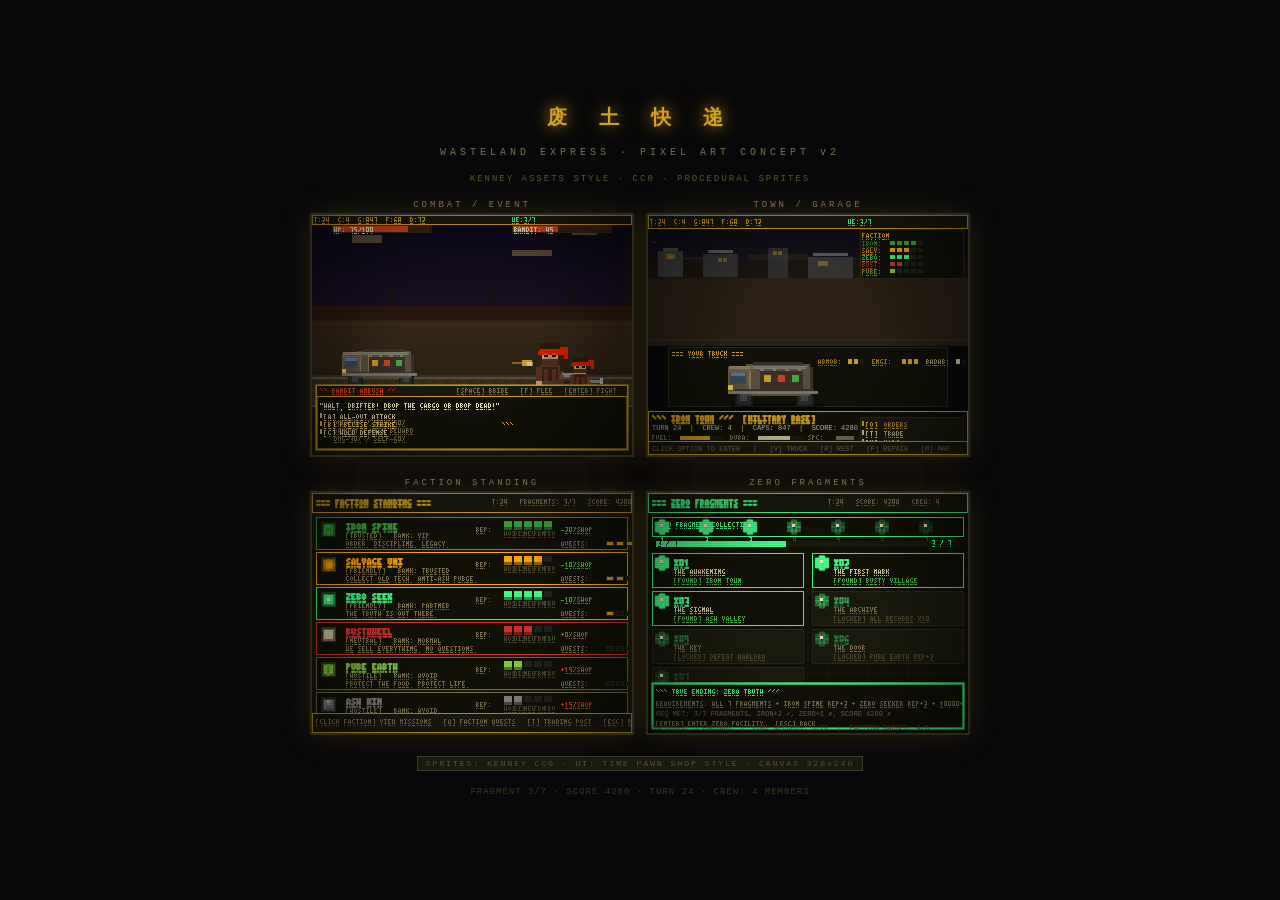
<file: games/wasteland-pixel-concept.html>
<!DOCTYPE html>
<html lang="zh-CN">
<head>
<meta charset="UTF-8">
<title>废土快递 · 像素风概念 v2</title>
<style>
  * { margin: 0; padding: 0; box-sizing: border-box; }
  body {
    background: #08080a;
    font-family: 'Courier New', monospace;
    display: flex;
    justify-content: center;
    align-items: center;
    min-height: 100vh;
    flex-direction: column;
    gap: 16px;
    padding: 16px;
  }
  canvas {
    image-rendering: pixelated;
    image-rendering: crisp-edges;
    border: 2px solid #2a2a1a;
    box-shadow: 0 0 30px rgba(212,160,32,0.15), inset 0 0 60px rgba(0,0,0,0.5);
    max-width: 100vw;
  }
  .title {
    color: #d4a020;
    font-size: 20px;
    letter-spacing: 10px;
    text-shadow: 0 0 16px rgba(212,160,32,0.8), 0 0 40px rgba(212,160,32,0.3);
    animation: flicker 4s ease-in-out infinite;
    font-weight: bold;
  }
  .subtitle {
    color: #7a7050;
    font-size: 10px;
    letter-spacing: 4px;
  }
  .tagline {
    color: #5a5530;
    font-size: 9px;
    letter-spacing: 2px;
  }
  @keyframes flicker {
    0%,100% { opacity: 1; }
    91% { opacity: 1; }
    92% { opacity: 0.6; }
    93% { opacity: 1; }
    96% { opacity: 0.75; }
    97% { opacity: 1; }
  }
  .screens {
    display: flex;
    gap: 12px;
    flex-wrap: wrap;
    justify-content: center;
  }
  .screen-label {
    color: #7a7050;
    font-size: 9px;
    text-align: center;
    letter-spacing: 3px;
    margin-bottom: 3px;
  }
  .badge {
    background: #1a1a0e;
    border: 1px solid #3a3a2a;
    padding: 2px 8px;
    font-size: 8px;
    color: #5a5530;
    letter-spacing: 2px;
  }
  .footer {
    color: #3a3820;
    font-size: 9px;
    text-align: center;
    letter-spacing: 1px;
  }
</style>
</head>
<body>

<div class="title">废 土 快 递</div>
<div class="subtitle">WASTELAND EXPRESS · PIXEL ART CONCEPT v2</div>
<div class="tagline">KENNEY ASSETS STYLE · CC0 · PROCEDURAL SPRITES</div>

<div class="screens">
  <div>
    <div class="screen-label">COMBAT / EVENT</div>
    <canvas id="canvas1" width="320" height="240"></canvas>
  </div>
  <div>
    <div class="screen-label">TOWN / GARAGE</div>
    <canvas id="canvas2" width="320" height="240"></canvas>
  </div>
</div>
<div class="screens">
  <div>
    <div class="screen-label">FACTION STANDING</div>
    <canvas id="canvas3" width="320" height="240"></canvas>
  </div>
  <div>
    <div class="screen-label">ZERO FRAGMENTS</div>
    <canvas id="canvas4" width="320" height="240"></canvas>
  </div>
</div>

<div class="badge">SPRITES: KENNEY CC0 · UI: TIME PAWN SHOP STYLE · CANVAS 320x240</div>
<div class="footer">FRAGMENT 3/7 · SCORE 4280 · TURN 24 · CREW: 4 MEMBERS</div>

<script>
// ============================================================
// 废土快递 · 像素风概念 v2
// 风格参考: Kenney CC0 Assets + Time Pawn Shop 终端美学
// 所有精灵用程序化 Canvas 绘制，匹配 Kenney 16px 基准
// ============================================================

const PALETTE = {
  BG:        '#08080a',
  BG2:       '#111108',
  BG3:       '#1a1a0e',
  BORDER:    '#2a2a1a',
  BORDER_HI: '#3a3a2a',
  TEXT:      '#d4c8a0',
  TEXT_DIM:  '#7a7050',
  TEXT_DARK: '#4a4830',
  ACCENT:    '#d4a020',
  ACCENT_HI: '#f0c040',
  ACCENT_LO: '#a07010',
  DANGER:    '#cc4422',
  DANGER_HI: '#ff6644',
  SUCCESS:   '#44aa44',
  SUCCESS_HI:'#66cc66',
  RADIATION: '#44ff44',
  WHITE:     '#f0e8c0',
  OLDBRONZE: '#c4a050',

  // 派系
  F_SALVAGE:  '#ffaa00',
  F_ASH:      '#888888',
  F_RUST:     '#cc3333',
  F_IRON:     '#44aa44',
  F_PURE:     '#88cc44',
  F_ZERO:     '#44ff88',

  // 地形/天空
  SKY:        '#1a1520',
  GROUND:     '#2a2218',
  DIRT:       '#3a3020',
  ROCK:       '#4a4030',
  SAND:       '#5a5040',

  // 货车
  TRUCK_BODY: '#5a5040',
  TRUCK_CAB:  '#6a6050',
  TRUCK_DARK: '#3a3028',
  TRUCK_ACC:  '#8a7a60',
  WHEEL:      '#1a1a1a',
  WHEEL_RIM:  '#444444',
  GLASS:      '#3a4a5a',
  GLASS_HI:   '#5a7a9a',
  RUST:       '#8a4422',
  METAL:      '#7a7a6a',

  // 强盗
  SKIN:       '#c4a070',
  HAIR:       '#2a1a0a',
  CLOTH:      '#5a3020',
  CLOTH_DARK: '#3a2010',
  BANDANA:    '#cc2200',
  WEAPON:     '#888888',
  WEAPON_HI:  '#aaaaaa',
};

// 像素字体（5x7 bitmap）
const FONT = {};
const CHARS = '0123456789ABCDEFGHIJKLMNOPQRSTUVWXYZ :!.,/()[]<>+-~#%@?=_\'\"';
const FONT_DATA = {
  '0':[[1,1,1],[1,0,1],[1,0,1],[1,0,1],[1,1,1],[0,0,0],[0,1,0]],
  '1':[[0,1,0],[1,1,0],[0,1,0],[0,1,0],[0,1,0],[0,0,0],[1,1,1]],
  '2':[[1,1,1],[0,0,1],[0,0,1],[0,1,1],[1,1,0],[0,0,0],[1,1,1]],
  '3':[[1,1,1],[0,0,1],[0,0,1],[0,1,1],[0,0,1],[0,0,0],[1,1,1]],
  '4':[[1,0,1],[1,0,1],[1,0,1],[1,1,1],[0,0,1],[0,0,0],[0,0,1]],
  '5':[[1,1,1],[1,0,0],[1,1,1],[0,0,1],[0,0,1],[0,0,0],[1,1,1]],
  '6':[[0,1,1],[1,0,0],[1,0,0],[1,1,1],[1,0,1],[0,0,0],[1,1,1]],
  '7':[[1,1,1],[0,0,1],[0,0,1],[0,0,1],[0,0,1],[0,0,0],[0,0,1]],
  '8':[[1,1,1],[1,0,1],[1,0,1],[1,1,1],[1,0,1],[0,0,0],[1,1,1]],
  '9':[[1,1,1],[1,0,1],[1,1,1],[0,0,1],[0,0,1],[0,0,0],[1,1,1]],
  'A':[[0,1,0],[1,0,1],[1,0,1],[1,1,1],[1,0,1],[0,0,0],[1,0,1]],
  'B':[[1,1,0],[1,0,1],[1,1,0],[1,0,1],[1,1,0],[0,0,0],[1,1,1]],
  'C':[[0,1,1],[1,0,0],[1,0,0],[1,0,0],[0,1,1],[0,0,0],[0,1,0]],
  'D':[[1,1,0],[1,0,1],[1,0,1],[1,0,1],[1,1,0],[0,0,0],[1,1,1]],
  'E':[[1,1,1],[1,0,0],[1,1,0],[1,0,0],[1,1,1],[0,0,0],[1,1,1]],
  'F':[[1,1,1],[1,0,0],[1,1,0],[1,0,0],[1,0,0],[0,0,0],[1,0,0]],
  'G':[[0,1,1],[1,0,0],[1,0,0],[1,0,1],[0,1,1],[0,0,0],[1,1,1]],
  'H':[[1,0,1],[1,0,1],[1,0,1],[1,1,1],[1,0,1],[0,0,0],[1,0,1]],
  'I':[[1,1,1],[0,1,0],[0,1,0],[0,1,0],[1,1,1],[0,0,0],[0,1,0]],
  'J':[[0,0,1],[0,0,1],[0,0,1],[1,0,1],[0,1,0],[0,0,0],[1,1,1]],
  'K':[[1,0,1],[1,0,1],[1,1,0],[1,0,1],[1,0,1],[0,0,0],[1,0,1]],
  'L':[[1,0,0],[1,0,0],[1,0,0],[1,0,0],[1,1,1],[0,0,0],[1,1,1]],
  'M':[[1,0,1],[1,1,1],[1,0,1],[1,0,1],[1,0,1],[0,0,0],[1,0,1]],
  'N':[[1,0,1],[1,1,1],[1,1,1],[1,0,1],[1,0,1],[0,0,0],[1,0,1]],
  'O':[[0,1,0],[1,0,1],[1,0,1],[1,0,1],[0,1,0],[0,0,0],[1,1,1]],
  'P':[[1,1,0],[1,0,1],[1,1,0],[1,0,0],[1,0,0],[0,0,0],[1,0,0]],
  'Q':[[0,1,0],[1,0,1],[1,0,1],[1,0,1],[1,1,1],[0,0,0],[0,1,1]],
  'R':[[1,1,0],[1,0,1],[1,1,0],[1,0,1],[1,1,0],[0,0,0],[1,0,1]],
  'S':[[0,1,1],[1,0,0],[0,1,0],[0,0,1],[1,1,0],[0,0,0],[1,1,1]],
  'T':[[1,1,1],[0,1,0],[0,1,0],[0,1,0],[0,1,0],[0,0,0],[0,1,0]],
  'U':[[1,0,1],[1,0,1],[1,0,1],[1,0,1],[0,1,0],[0,0,0],[1,1,1]],
  'V':[[1,0,1],[1,0,1],[1,0,1],[0,1,0],[0,1,0],[0,0,0],[0,1,0]],
  'W':[[1,0,1],[1,0,1],[1,0,1],[1,0,1],[1,1,1],[0,0,0],[1,0,1]],
  'X':[[1,0,1],[1,0,1],[0,1,0],[0,1,0],[1,0,1],[0,0,0],[1,0,1]],
  'Y':[[1,0,1],[1,0,1],[0,1,0],[0,1,0],[0,1,0],[0,0,0],[0,1,0]],
  'Z':[[1,1,1],[0,0,1],[0,1,0],[1,0,0],[1,1,1],[0,0,0],[1,1,1]],
  ' ':[[0,0,0],[0,0,0],[0,0,0],[0,0,0],[0,0,0],[0,0,0],[0,0,0]],
  ':':[[0,0,0],[0,1,0],[0,0,0],[0,0,0],[0,1,0],[0,0,0],[0,0,0]],
  '!':[[0,1,0],[0,1,0],[0,1,0],[0,1,0],[0,0,0],[0,0,0],[0,1,0]],
  '.':[[0,0,0],[0,0,0],[0,0,0],[0,0,0],[0,0,0],[0,0,0],[0,1,0]],
  ',':[[0,0,0],[0,0,0],[0,0,0],[0,0,0],[0,0,0],[0,0,0],[0,1,0],[0,1,0]],
  '/':[[0,0,1],[0,0,1],[0,0,1],[0,1,0],[1,0,0],[0,0,0],[1,0,0]],
  '(':[[0,1,0],[1,0,0],[1,0,0],[1,0,0],[1,0,0],[0,0,0],[0,1,0]],
  ')':[[0,1,0],[0,0,1],[0,0,1],[0,0,1],[0,0,1],[0,0,0],[0,1,0]],
  '[':[[1,1,0],[1,0,0],[1,0,0],[1,0,0],[1,0,0],[0,0,0],[1,1,0]],
  ']':[[0,1,1],[0,0,1],[0,0,1],[0,0,1],[0,0,1],[0,0,0],[0,1,1]],
  '<':[[0,0,1],[0,1,0],[1,0,0],[0,0,0],[0,0,0],[0,0,0],[0,0,0]],
  '>':[[1,0,0],[0,1,0],[0,0,1],[0,0,0],[0,0,0],[0,0,0],[0,0,0]],
  '-':[[0,0,0],[0,0,0],[0,0,0],[1,1,1],[0,0,0],[0,0,0],[0,0,0]],
  '+':[[0,0,0],[0,1,0],[1,1,1],[0,1,0],[0,0,0],[0,0,0],[0,0,0]],
  '#':[[1,0,1],[1,1,1],[0,1,0],[0,1,0],[1,1,1],[0,0,0],[1,0,1]],
  '%':[[1,0,1],[0,0,1],[0,1,0],[0,1,0],[1,0,0],[0,0,0],[1,0,1]],
  '@':[[0,1,1],[1,0,0],[1,0,1],[1,0,1],[0,1,1],[0,1,0],[0,1,1]],
  '?':[[0,1,0],[1,0,1],[0,0,1],[0,1,0],[0,1,0],[0,0,0],[0,1,0]],
  '=':[[0,0,0],[1,1,1],[0,0,0],[0,0,0],[1,1,1],[0,0,0],[0,0,0]],
  '\'':[[0,1,0],[1,0,0],[0,0,0],[0,0,0],[0,0,0],[0,0,0],[0,0,0]],
  '"':[[1,0,1],[1,0,1],[0,0,0],[0,0,0],[0,0,0],[0,0,0],[0,0,0]],
  '_':[[0,0,0],[0,0,0],[0,0,0],[0,0,0],[0,0,0],[0,0,0],[1,1,1]],
  '~':[[0,0,0],[0,0,0],[1,0,1],[0,1,0],[1,0,0],[0,0,0],[0,0,0]],
};
CHARS.split('').forEach((c, i) => { if (FONT_DATA[c]) FONT[c] = FONT_DATA[c]; });

// 检测文本是否含有像素字体不支持的字符（含中文字符）
function hasNonBitmapChar(text) {
  if (!text) return false;
  for (const ch of text) {
    if (!FONT[ch.toUpperCase()]) return true;
  }
  return false;
}

// 像素字体渲染（仅支持 ASCII 字符）
function pxTextBitmap(ctx, text, x, y, scale, color) {
  ctx.fillStyle = color;
  let cx = Math.floor(x);
  for (const ch of text.toUpperCase()) {
    const glyph = FONT[ch] || FONT[' '];
    for (let row = 0; row < glyph.length; row++) {
      for (let col = 0; col < glyph[row].length; col++) {
        if (glyph[row][col]) {
          ctx.fillRect(cx + col * scale, Math.floor(y) + row * scale, Math.ceil(scale), Math.ceil(scale));
        }
      }
    }
    cx += (glyph[0].length + 1) * scale;
  }
  return cx;
}

function pxText(ctx, text, x, y, scale = 1, color = PALETTE.TEXT) {
  if (!text) return x;
  if (hasNonBitmapChar(text)) {
    const fontSize = Math.round(7 * scale);
    ctx.fillStyle = color;
    ctx.font = `${fontSize}px 'Courier New', monospace`;
    ctx.textBaseline = 'top';
    ctx.fillText(text, Math.floor(x), Math.floor(y));
    let w = 0;
    for (const ch of text) {
      w += (FONT[ch.toUpperCase()] ? 4 : 14) * scale;
    }
    return x + w;
  }
  return pxTextBitmap(ctx, text, x, y, scale, color);
}

function pxTextCenter(ctx, text, x, y, scale = 1, color = PALETTE.TEXT) {
  if (!text) return x;
  if (hasNonBitmapChar(text)) {
    const fontSize = Math.round(7 * scale);
    ctx.fillStyle = color;
    ctx.font = `${fontSize}px 'Courier New', monospace`;
    ctx.textBaseline = 'top';
    const w = ctx.measureText(text).width;
    ctx.fillText(text, x - w / 2, Math.floor(y));
    return x;
  }
  let w = 0;
  for (const ch of text.toUpperCase()) {
    const glyph = FONT[ch] || FONT[' '];
    w += (glyph[0].length + 1) * scale;
  }
  return pxTextBitmap(ctx, text, x - w / 2, y, scale, color);
}

function pxTextWrap(ctx, text, x, y, maxW, scale, color) {
  const lines = [], words = text.split(' ');
  let line = '';
  for (const w of words) {
    const test = line ? line + ' ' + w : w;
    let tw = 0;
    for (const ch of test.toUpperCase()) {
      const g = FONT[ch] || FONT[' '];
      tw += (g[0].length + 1) * scale;
    }
    if (tw > maxW && line) { lines.push(line); line = w; }
    else line = test;
  }
  if (line) lines.push(line);
  let cy = y;
  for (const l of lines) { pxText(ctx, l, x, cy, scale, color); cy += 8 * scale; }
  return cy;
}

function fill(ctx, x, y, w, h, color) {
  ctx.fillStyle = color;
  ctx.fillRect(Math.floor(x), Math.floor(y), Math.floor(w), Math.floor(h));
}

function rect(ctx, x, y, w, h, color) {
  ctx.fillStyle = color;
  ctx.fillRect(Math.floor(x), Math.floor(y), Math.floor(w), Math.floor(h));
}

function border(ctx, x, y, w, h, color = PALETTE.BORDER, lineW = 1) {
  ctx.strokeStyle = color;
  ctx.lineWidth = lineW;
  ctx.strokeRect(Math.floor(x) + 0.5, Math.floor(y) + 0.5, Math.floor(w) - 1, Math.floor(h) - 1);
}

function crtLines(ctx, W, H, alpha = 0.07) {
  ctx.fillStyle = `rgba(0,0,0,${alpha})`;
  for (let sy = 0; sy < H; sy += 2) ctx.fillRect(0, sy, W, 1);
}

function vignette(ctx, W, H) {
  const g = ctx.createRadialGradient(W/2, H/2, H*0.3, W/2, H/2, H*0.8);
  g.addColorStop(0, 'rgba(0,0,0,0)');
  g.addColorStop(1, 'rgba(0,0,0,0.45)');
  ctx.fillStyle = g;
  ctx.fillRect(0, 0, W, H);
}

// ============================================================
// 精灵绘制函数
// ============================================================

// 废土货车 (64x32 基准, 缩放 2x = 128x64 在场景中)
function drawTruck(ctx, ox, oy, scale = 1, facingRight = true, damaged = false) {
  const s = scale;
  const d = facingRight ? 1 : -1;
  const fx = facingRight ? ox : ox;

  // 阴影
  fill(ctx, fx + 2*s, oy + 26*s, 52*s, 4*s, 'rgba(0,0,0,0.4)');

  // 轮胎 x2
  fill(ctx, fx + 4*s,  oy + 18*s, 10*s, 10*s, PALETTE.WHEEL);
  fill(ctx, fx + 5*s,  oy + 19*s, 8*s,  8*s,  '#2a2a2a');
  fill(ctx, fx + 7*s,  oy + 21*s, 4*s,  4*s,  PALETTE.WHEEL_RIM);
  fill(ctx, fx + 38*s, oy + 18*s, 10*s, 10*s, PALETTE.WHEEL);
  fill(ctx, fx + 39*s, oy + 19*s, 8*s,  8*s,  '#2a2a2a');
  fill(ctx, fx + 41*s, oy + 21*s, 4*s,  4*s,  PALETTE.WHEEL_RIM);

  // 车厢主体
  fill(ctx, fx + 10*s, oy + 4*s,  36*s, 18*s, PALETTE.TRUCK_BODY);
  fill(ctx, fx + 11*s, oy + 5*s,  34*s, 16*s, PALETTE.TRUCK_ACC);
  // 车厢顶部加强筋
  fill(ctx, fx + 14*s, oy + 3*s,  28*s, 2*s,  PALETTE.TRUCK_DARK);
  // 车厢侧面铁皮纹理
  for (let i = 0; i < 5; i++) {
    fill(ctx, fx + 13*s + i*7*s, oy + 6*s, 5*s, 14*s, PALETTE.TRUCK_BODY);
  }
  // 侧门
  fill(ctx, fx + 18*s, oy + 8*s,  12*s, 10*s, PALETTE.TRUCK_DARK);
  fill(ctx, fx + 28*s, oy + 8*s,  14*s, 10*s, PALETTE.TRUCK_DARK);
  // 门把手
  fill(ctx, fx + 27*s, oy + 12*s, 2*s,  2*s,  PALETTE.WHEEL_RIM);
  // 车厢后部
  fill(ctx, fx + 46*s, oy + 6*s,  2*s,  14*s, PALETTE.TRUCK_DARK);

  // 改装件 / 货舱门
  fill(ctx, fx + 12*s, oy + 5*s,  32*s, 2*s,  damaged ? PALETTE.RUST : PALETTE.METAL);
  fill(ctx, fx + 20*s, oy + 10*s, 4*s,  4*s,  PALETTE.ACCENT);
  fill(ctx, fx + 28*s, oy + 10*s, 4*s,  4*s,  PALETTE.DANGER);
  fill(ctx, fx + 36*s, oy + 10*s, 4*s,  4*s,  PALETTE.SUCCESS);

  // 驾驶舱
  fill(ctx, fx + 0*s,  oy + 8*s,  12*s, 12*s, PALETTE.TRUCK_CAB);
  fill(ctx, fx + 1*s,  oy + 9*s,  10*s, 10*s, PALETTE.TRUCK_BODY);
  // 挡风玻璃
  fill(ctx, fx + 2*s,  oy + 9*s,  8*s,  6*s,  PALETTE.GLASS);
  fill(ctx, fx + 2*s,  oy + 9*s,  8*s,  2*s,  PALETTE.GLASS_HI);
  // 驾驶舱顶部
  fill(ctx, fx + 0*s,  oy + 6*s,  14*s, 3*s,  PALETTE.TRUCK_CAB);
  fill(ctx, fx + 1*s,  oy + 5*s,  12*s, 2*s,  PALETTE.TRUCK_ACC);

  // 前灯
  fill(ctx, fx + 0*s,  oy + 16*s, 3*s,  3*s,  PALETTE.ACCENT_HI);
  fill(ctx, fx + 1*s,  oy + 17*s, 1*s,  1*s,  PALETTE.WHITE);

  // 排气管
  fill(ctx, fx + 10*s, oy + 18*s, 3*s,  4*s,  PALETTE.WHEEL_RIM);
  fill(ctx, fx + 10*s, oy + 16*s, 2*s,  2*s,  '#555');

  // 底盘
  fill(ctx, fx + 4*s,  oy + 18*s, 44*s, 3*s,  PALETTE.TRUCK_DARK);

  // 损坏效果
  if (damaged) {
    fill(ctx, fx + 20*s, oy + 8*s,  3*s,  3*s,  PALETTE.RUST);
    fill(ctx, fx + 35*s, oy + 12*s, 2*s,  4*s,  PALETTE.RUST);
    fill(ctx, fx + 12*s, oy + 14*s, 4*s,  2*s,  PALETTE.RUST);
  }

  // 保险杠
  fill(ctx, fx + 0*s,  oy + 19*s, 50*s, 2*s,  PALETTE.METAL);
}

// 强盗角色 (16x32, scale=2)
function drawBandit(ctx, ox, oy, scale = 2, frame = 0, facingRight = true) {
  const s = scale;
  const bob = Math.sin(frame * 0.3) * s;
  const legAnim = frame % 2;
  const fx = facingRight ? ox : ox;
  const flip = facingRight ? 1 : -1;

  // 阴影
  fill(ctx, fx + 4*s, oy + 30*s, 10*s, 3*s, 'rgba(0,0,0,0.35)');

  // 腿部
  fill(ctx, fx + 5*s,  oy + 22*s + bob, 4*s, 8*s, PALETTE.CLOTH_DARK);
  fill(ctx, fx + 9*s,  oy + 22*s + bob, 4*s, 8*s, PALETTE.CLOTH_DARK);
  if (legAnim) {
    fill(ctx, fx + 4*s,  oy + 24*s + bob, 3*s, 6*s, PALETTE.CLOTH_DARK);
    fill(ctx, fx + 11*s, oy + 22*s + bob, 3*s, 6*s, PALETTE.CLOTH_DARK);
  }

  // 靴子
  fill(ctx, fx + 4*s,  oy + 28*s + bob, 5*s, 3*s, '#3a2a1a');
  fill(ctx, fx + 9*s,  oy + 28*s + bob, 5*s, 3*s, '#3a2a1a');

  // 身体/外套
  fill(ctx, fx + 4*s,  oy + 12*s + bob, 10*s, 11*s, PALETTE.CLOTH);
  fill(ctx, fx + 5*s,  oy + 13*s + bob, 8*s,  9*s,  PALETTE.CLOTH_DARK);
  // 外套细节
  fill(ctx, fx + 6*s,  oy + 14*s + bob, 2*s,  7*s,  PALETTE.CLOTH);
  fill(ctx, fx + 10*s, oy + 14*s + bob, 2*s,  7*s,  PALETTE.CLOTH);
  // 腰带
  fill(ctx, fx + 4*s,  oy + 20*s + bob, 10*s, 2*s,  '#4a3a2a');

  // 手臂
  const armSwing = Math.sin(frame * 0.5) * 2*s;
  fill(ctx, fx + 2*s,  oy + 13*s + bob, 3*s, 8*s, PALETTE.CLOTH);
  fill(ctx, fx + 13*s, oy + 13*s + bob + armSwing, 3*s, 8*s, PALETTE.CLOTH);
  // 手
  fill(ctx, fx + 2*s,  oy + 20*s + bob, 3*s, 3*s, PALETTE.SKIN);
  fill(ctx, fx + 13*s, oy + 20*s + bob + armSwing, 3*s, 3*s, PALETTE.SKIN);

  // 武器 (砍刀)
  fill(ctx, fx + 15*s, oy + 14*s + bob + armSwing, 8*s, 2*s, PALETTE.WEAPON);
  fill(ctx, fx + 22*s, oy + 13*s + bob + armSwing, 2*s, 4*s, PALETTE.WEAPON_HI);
  fill(ctx, fx + 14*s, oy + 15*s + bob + armSwing, 2*s, 2*s, '#6a4a2a');

  // 头
  fill(ctx, fx + 5*s,  oy + 2*s + bob, 8*s,  10*s, PALETTE.SKIN);
  fill(ctx, fx + 6*s,  oy + 3*s + bob, 6*s,  8*s,  '#b09060');

  // 头发
  fill(ctx, fx + 4*s,  oy + 1*s + bob, 10*s, 4*s,  PALETTE.HAIR);
  fill(ctx, fx + 4*s,  oy + 3*s + bob, 2*s,  3*s,  PALETTE.HAIR);
  fill(ctx, fx + 12*s, oy + 3*s + bob, 2*s,  3*s,  PALETTE.HAIR);

  // 头巾
  fill(ctx, fx + 4*s,  oy + 4*s + bob, 12*s, 3*s,  PALETTE.BANDANA);
  fill(ctx, fx + 3*s,  oy + 5*s + bob, 3*s,  2*s,  PALETTE.BANDANA);
  // 头巾结
  fill(ctx, fx + 14*s, oy + 3*s + bob, 4*s,  2*s,  PALETTE.BANDANA);
  fill(ctx, fx + 16*s, oy + 5*s + bob, 2*s,  4*s,  PALETTE.BANDANA);

  // 眼睛
  fill(ctx, fx + 6*s,  oy + 6*s + bob, 2*s,  2*s,  '#000');
  fill(ctx, fx + 10*s, oy + 6*s + bob, 2*s,  2*s,  '#000');
  fill(ctx, fx + 6*s,  oy + 6*s + bob, 2*s,  1*s,  PALETTE.DANGER);
  fill(ctx, fx + 10*s, oy + 6*s + bob, 2*s,  1*s,  PALETTE.DANGER);

  // 口罩
  fill(ctx, fx + 5*s,  oy + 9*s + bob, 8*s,  3*s,  '#4a3020');
}

// 商人 NPC (类似格式)
function drawMerchant(ctx, ox, oy, scale = 2, frame = 0, facingRight = true) {
  const s = scale;
  const bob = Math.sin(frame * 0.2) * s;
  const fx = facingRight ? ox : ox;

  // 阴影
  fill(ctx, fx + 4*s, oy + 30*s, 10*s, 3*s, 'rgba(0,0,0,0.3)');

  // 腿
  fill(ctx, fx + 5*s,  oy + 22*s + bob, 4*s, 8*s, '#3a3a5a');
  fill(ctx, fx + 9*s,  oy + 22*s + bob, 4*s, 8*s, '#3a3a5a');

  // 身体
  fill(ctx, fx + 4*s,  oy + 12*s + bob, 10*s, 11*s, '#4a4a6a');
  fill(ctx, fx + 5*s,  oy + 13*s + bob, 8*s,  9*s,  '#5a5a7a');
  // 兜帽
  fill(ctx, fx + 3*s,  oy + 8*s + bob, 12*s, 6*s,  '#4a4a6a');
  fill(ctx, fx + 4*s,  oy + 9*s + bob, 10*s, 4*s,  '#5a5a7a');

  // 围巾
  fill(ctx, fx + 5*s,  oy + 12*s + bob, 8*s, 3*s, PALETTE.F_SALVAGE);

  // 手臂
  fill(ctx, fx + 2*s,  oy + 13*s + bob, 3*s, 8*s, '#4a4a6a');
  fill(ctx, fx + 13*s, oy + 13*s + bob, 3*s, 8*s, '#4a4a6a');
  fill(ctx, fx + 2*s,  oy + 20*s + bob, 3*s, 3*s, PALETTE.SKIN);
  fill(ctx, fx + 13*s, oy + 20*s + bob, 3*s, 3*s, PALETTE.SKIN);

  // 头
  fill(ctx, fx + 5*s,  oy + 2*s + bob, 8*s,  10*s, PALETTE.SKIN);
  fill(ctx, fx + 6*s,  oy + 3*s + bob, 6*s,  8*s,  '#b89060');

  // 兜帽遮脸
  fill(ctx, fx + 4*s,  oy + 2*s + bob, 10*s, 4*s,  '#4a4a6a');

  // 眼睛 (友善)
  fill(ctx, fx + 6*s,  oy + 6*s + bob, 2*s, 2*s,  '#000');
  fill(ctx, fx + 10*s, oy + 6*s + bob, 2*s, 2*s,  '#000');
  fill(ctx, fx + 6*s,  oy + 6*s + bob, 2*s, 1*s,  PALETTE.F_SALVAGE);
  fill(ctx, fx + 10*s, oy + 6*s + bob, 2*s, 1*s,  PALETTE.F_SALVAGE);

  // 靴子
  fill(ctx, fx + 4*s,  oy + 28*s + bob, 5*s, 3*s, '#2a1a0a');
  fill(ctx, fx + 9*s,  oy + 28*s + bob, 5*s, 3*s, '#2a1a0a');
}

// 零点碎片精灵 (发光六边形, 8x8)
function drawFragment(ctx, ox, oy, scale = 2, glow = 0, color = PALETTE.F_ZERO) {
  const s = scale;
  const g = glow;

  // 外发光
  if (g > 0) {
    ctx.fillStyle = color + '44';
    const points = 6;
    for (let r = 6; r > 0; r--) {
      ctx.beginPath();
      for (let i = 0; i < points; i++) {
        const angle = (i / points) * Math.PI * 2 - Math.PI / 2;
        const px = ox + 4*s + Math.cos(angle) * r*s;
        const py = oy + 4*s + Math.sin(angle) * r*s;
        i === 0 ? ctx.moveTo(px, py) : ctx.lineTo(px, py);
      }
      ctx.closePath();
      ctx.fill();
    }
  }

  // 六边形本体
  ctx.fillStyle = color;
  ctx.beginPath();
  for (let i = 0; i < 6; i++) {
    const angle = (i / 6) * Math.PI * 2 - Math.PI / 2;
    const px = ox + 4*s + Math.cos(angle) * 3*s;
    const py = oy + 4*s + Math.sin(angle) * 3*s;
    i === 0 ? ctx.fillRect(px-2*s, py-2*s, 4*s, 4*s) : ctx.fillRect(px-2*s, py-2*s, 4*s, 4*s);
  }

  // 内部高光
  fill(ctx, ox + 3*s, oy + 2*s, 2*s, 2*s, PALETTE.WHITE);
}

// 派系图标 (12x12)
function drawFactionIcon(ctx, ox, oy, faction, scale = 1) {
  const s = scale;
  const colors = {
    SALVAGE:  [PALETTE.F_SALVAGE, '#cc8800'],
    ASH:      [PALETTE.F_ASH,      '#666666'],
    RUST:     [PALETTE.F_RUST,     '#aa2222'],
    IRON:     [PALETTE.F_IRON,     '#338833'],
    PURE:     [PALETTE.F_PURE,     '#66aa33'],
    ZERO:     [PALETTE.F_ZERO,     '#33cc66'],
  };
  const [c, cd] = colors[faction] || [PALETTE.TEXT, PALETTE.TEXT_DIM];

  // 背景圆
  fill(ctx, ox + 1*s, oy + 1*s, 10*s, 10*s, c + '33');
  fill(ctx, ox + 2*s, oy + 2*s, 8*s,  8*s,  c + '66');
  fill(ctx, ox + 3*s, oy + 3*s, 6*s,  6*s,  c);

  // 各派系符号
  if (faction === 'SALVAGE') {
    // 齿轮
    for (let i = 0; i < 8; i++) {
      fill(ctx, ox + 5*s + Math.cos(i*Math.PI/4)*3*s, oy + 5*s + Math.sin(i*Math.PI/4)*3*s, 2*s, 2*s, cd);
    }
    fill(ctx, ox + 4*s, oy + 4*s, 4*s, 4*s, c);
  } else if (faction === 'ASH') {
    // 火焰
    fill(ctx, ox + 4*s, oy + 6*s, 4*s, 3*s, cd);
    fill(ctx, ox + 5*s, oy + 4*s, 2*s, 3*s, c);
    fill(ctx, ox + 5*s, oy + 3*s, 2*s, 2*s, PALETTE.WHITE + '88');
  } else if (faction === 'RUST') {
    // 骷髅
    fill(ctx, ox + 4*s, oy + 3*s, 4*s, 4*s, cd);
    fill(ctx, ox + 5*s, oy + 4*s, 2*s, 2*s, c);
    fill(ctx, ox + 4*s, oy + 7*s, 4*s, 2*s, cd);
  } else if (faction === 'IRON') {
    // 脊椎/盾牌
    fill(ctx, ox + 4*s, oy + 2*s, 4*s, 8*s, cd);
    fill(ctx, ox + 5*s, oy + 3*s, 2*s, 6*s, c);
    fill(ctx, ox + 5*s, oy + 5*s, 2*s, 2*s, cd);
  } else if (faction === 'PURE') {
    // 麦穗/植物
    fill(ctx, ox + 5*s, oy + 2*s, 2*s, 8*s, cd);
    fill(ctx, ox + 3*s, oy + 4*s, 2*s, 2*s, c);
    fill(ctx, ox + 7*s, oy + 4*s, 2*s, 2*s, c);
    fill(ctx, ox + 3*s, oy + 6*s, 2*s, 2*s, c);
    fill(ctx, ox + 7*s, oy + 6*s, 2*s, 2*s, c);
  } else if (faction === 'ZERO') {
    // 零点符号
    fill(ctx, ox + 4*s, oy + 4*s, 4*s, 4*s, cd);
    fill(ctx, ox + 5*s, oy + 5*s, 2*s, 2*s, PALETTE.WHITE);
    fill(ctx, ox + 5*s, oy + 3*s, 2*s, 2*s, c);
    fill(ctx, ox + 5*s, oy + 7*s, 2*s, 2*s, c);
    fill(ctx, ox + 3*s, oy + 5*s, 2*s, 2*s, c);
    fill(ctx, ox + 7*s, oy + 5*s, 2*s, 2*s, c);
  }
}

// 地形绘制 - 废土荒野
function drawWastelandTerrain(ctx, x, y, w, h, variant = 0) {
  // 天空渐变
  const sky = ctx.createLinearGradient(x, y, x, y + h * 0.4);
  sky.addColorStop(0, '#0a0815');
  sky.addColorStop(1, '#1a1025');
  ctx.fillStyle = sky;
  ctx.fillRect(x, y, w, h * 0.4);

  // 地平线
  const horizon = y + h * 0.38;
  fill(ctx, x, horizon, w, h * 0.08, '#2a1810');

  // 地面
  const ground = ctx.createLinearGradient(x, horizon, x, h);
  ground.addColorStop(0, '#3a2a18');
  ground.addColorStop(0.5, '#2a2015');
  ground.addColorStop(1, '#1a1510');
  ctx.fillStyle = ground;
  ctx.fillRect(x, horizon + h * 0.06, w, h * 0.56);

  // 碎石
  const rocks = [
    [20, 185, 8, 5], [60, 195, 6, 4], [100, 190, 10, 6],
    [150, 188, 7, 4], [200, 193, 9, 5], [250, 187, 11, 7],
    [290, 192, 6, 4],
  ];
  for (const [rx, ry, rw, rh] of rocks) {
    fill(ctx, x + rx, y + ry, rw, rh, '#4a3828');
    fill(ctx, x + rx, y + ry, rw, 1, '#5a4838');
  }

  // 辐射云
  const cloudY = y + 20 + variant * 10;
  fill(ctx, x + 40, y + cloudY, 30, 8, PALETTE.F_RADIATION + '22');
  fill(ctx, x + 50, y + cloudY + 2, 20, 6, PALETTE.F_RADIATION + '15');
  fill(ctx, x + 200, y + cloudY + 15, 40, 6, PALETTE.F_RADIATION + '18');
  fill(ctx, x + 260, y + cloudY - 5, 25, 5, PALETTE.F_RADIATION + '12');

  // 枯树轮廓
  const treeX = [80, 180, 260];
  for (const tx of treeX) {
    fill(ctx, x + tx, y + horizon - 20, 2, 20, '#1a1208');
    fill(ctx, x + tx - 4, y + horizon - 16, 3, 2, '#1a1208');
    fill(ctx, x + tx + 3, y + horizon - 12, 3, 2, '#1a1208');
    fill(ctx, x + tx - 2, y + horizon - 10, 2, 8, '#1a1208');
  }
}

// 城镇背景
function drawTownBG(ctx, x, y, w, h, townType = 'MILITARY') {
  // 夜空
  const sky = ctx.createLinearGradient(x, y, x, y + h * 0.5);
  sky.addColorStop(0, '#0a0a12');
  sky.addColorStop(1, '#1a1520');
  ctx.fillStyle = sky;
  ctx.fillRect(x, y, w, h * 0.5);

  // 远山剪影
  fill(ctx, x, y + h * 0.35, w, h * 0.15, '#1a1510');
  fill(ctx, x + 20, y + h * 0.32, 40, h * 0.03, '#252015');
  fill(ctx, x + 100, y + h * 0.30, 60, h * 0.05, '#252015');
  fill(ctx, x + 200, y + h * 0.33, 50, h * 0.02, '#252015');
  fill(ctx, x + 260, y + h * 0.28, 40, h * 0.07, '#252015');

  // 地面
  fill(ctx, x, y + h * 0.48, w, h * 0.52, '#2a2015');

  // 城镇建筑 (不同类型)
  const buildingColor = townType === 'MILITARY' ? '#3a3a3a' :
                        townType === 'TRADING'  ? '#4a3a2a' :
                        townType === 'RUINS'    ? '#3a3020' : '#3a3a30';

  // 建筑群
  fill(ctx, x + 10,  y + h * 0.28, 25, h * 0.20, buildingColor);
  fill(ctx, x + 15, y + h * 0.25, 15, h * 0.03, '#4a4a4a');
  fill(ctx, x + 55,  y + h * 0.30, 35, h * 0.18, buildingColor + 'cc');
  fill(ctx, x + 60,  y + h * 0.27, 25, h * 0.03, '#5a5a5a');
  fill(ctx, x + 120, y + h * 0.25, 20, h * 0.23, buildingColor + 'aa');
  fill(ctx, x + 160, y + h * 0.32, 45, h * 0.16, buildingColor + 'dd');
  fill(ctx, x + 165, y + h * 0.29, 35, h * 0.03, '#5a5a5a');
  fill(ctx, x + 230, y + h * 0.28, 30, h * 0.20, buildingColor + 'cc');
  fill(ctx, x + 235, y + h * 0.25, 20, h * 0.03, '#4a4a4a');
  fill(ctx, x + 280, y + h * 0.33, 25, h * 0.15, buildingColor + 'bb');

  // 窗户灯光
  const windowFlicker = Math.floor(Date.now() / 800) % 3;
  const winData = [
    [18, 30, 5], [22, 30, 5], [70, 33, 4], [75, 33, 4],
    [125, 28, 4], [130, 28, 4], [170, 35, 5], [175, 35, 5],
    [238, 31, 4], [243, 31, 4],
  ];
  for (const [wx, wy, ws] of winData) {
    const flicker = (wx / 10 + windowFlicker) % 2 === 0;
    fill(ctx, x + wx, y + wy * (h/100), ws, ws,
         flicker ? PALETTE.ACCENT_HI + 'aa' : PALETTE.ACCENT + '66');
  }

  // 城镇灯光
  fill(ctx, x + 5,  y + h * 0.20, 2, 2, PALETTE.ACCENT + '44');
  fill(ctx, x + 300, y + h * 0.18, 2, 2, PALETTE.ACCENT + '44');
}

// ============================================================
// 画面1: 战斗/事件场景
// ============================================================
function renderCombatScene(canvas) {
  const ctx = canvas.getContext('2d');
  const W = canvas.width, H = canvas.height;
  const t = Date.now();

  // 清屏
  fill(ctx, 0, 0, W, H, PALETTE.BG);

  // 地形背景
  drawWastelandTerrain(ctx, 0, 0, W, H, 0);

  // 道路
  fill(ctx, 0, H - 80, W, 30, PALETTE.DIRT);
  fill(ctx, 0, H - 78, W, 2, PALETTE.SAND);
  fill(ctx, 0, H - 50, W, 2, PALETTE.SAND);
  // 道路纹理
  for (let rx = 0; rx < W; rx += 12) {
    fill(ctx, rx, H - 74, 6, 2, PALETTE.GROUND + 'aa');
  }

  // === 货车 (左) ===
  drawTruck(ctx, 30, H - 110, 1.5, true, false);

  // === 强盗 (右) ===
  drawBandit(ctx, W - 100, H - 115, 2, Math.floor(t / 100) % 8, false);

  // 第二个强盗 (中远)
  drawBandit(ctx, W - 65, H - 100, 1.5, Math.floor(t / 120) % 8 + 2, false);

  // 战斗特效
  const impactFrame = Math.floor(t / 300) % 4;
  if (impactFrame < 2) {
    // 枪口闪光
    fill(ctx, W - 110, H - 95, 10, 6, PALETTE.ACCENT_HI + 'cc');
    fill(ctx, W - 105, H - 93, 6, 4, PALETTE.WHITE + '88');
    // 子弹轨迹
    fill(ctx, W - 120, H - 93, 15, 2, PALETTE.ACCENT + '88');
  }

  // 血量条
  fill(ctx, 20, 10, 100, 8, PALETTE.BG2);
  border(ctx, 20, 10, 100, 8, PALETTE.BORDER);
  fill(ctx, 21, 11, 97, 6, PALETTE.DANGER + '44');
  fill(ctx, 21, 11, 75, 6, PALETTE.DANGER);
  pxText(ctx, 'HP: 75/100', 22, 12, 1, PALETTE.WHITE);

  // 敌人血条
  fill(ctx, W - 120, 10, 100, 8, PALETTE.BG2);
  border(ctx, W - 120, 10, 100, 8, PALETTE.BORDER);
  fill(ctx, W - 119, 11, 98, 6, PALETTE.DANGER + '44');
  fill(ctx, W - 119, 11, 45, 6, PALETTE.DANGER);
  pxText(ctx, 'BANDIT: 45', W - 118, 12, 1, PALETTE.WHITE);

  // === 对话框 ===
  const dlgY = H - 70;
  fill(ctx, 4, dlgY, W - 8, 65, PALETTE.BG2);
  border(ctx, 4, dlgY, W - 8, 65, PALETTE.ACCENT, 2);
  // 对话框标题栏
  fill(ctx, 4, dlgY, W - 8, 12, PALETTE.BG3);
  border(ctx, 4, dlgY, W - 8, 12, PALETTE.ACCENT);
  pxText(ctx, '>> BANDIT AMBUSH <<', 8, dlgY + 3, 1, PALETTE.DANGER);
  pxText(ctx, '[SPACE] BRIBE   [F] FLEE   [ENTER] FIGHT', W - 175, dlgY + 3, 1, PALETTE.TEXT_DIM);

  // 对话内容
  const line1 = '"HALT, DRIFTER! DROP THE CARGO OR DROP DEAD!"';
  const line2 = '> [A] ALL-OUT ATTACK  [DMG+50% / SELF+50%]';
  const line2b = '> [B] PRECISE STRIKE  [RANDOM DMG / HIGH REWARD]';
  const line2c = '> [C] HOLD DEFENSE    [DMG-30% / SELF-60%]';
  const line3 = '[A/B/C] CHOOSE   [ENTER] CONFIRM';
  const selected = Math.floor(t / 500) % 3;

  pxText(ctx, line1, 8, dlgY + 18, 1, PALETTE.WHITE);
  const opts = [
    { y: dlgY + 28, label: '[A] ALL-OUT ATTACK', desc: 'DMG+50% / SELF-50%', sel: selected === 0 },
    { y: dlgY + 36, label: '[B] PRECISE STRIKE', desc: 'RANDOM / HIGH REWARD', sel: selected === 1 },
    { y: dlgY + 44, label: '[C] HOLD DEFENSE', desc: 'DMG-30% / SELF-60%', sel: selected === 2 },
  ];
  for (const opt of opts) {
    const col = opt.sel ? PALETTE.ACCENT_HI : PALETTE.TEXT;
    fill(ctx, 8, opt.y, 2, 5, col);
    pxText(ctx, opt.label, 12, opt.y + 1, 1, col);
    pxText(ctx, '  ' + opt.desc, 14, opt.y + 7, 1, PALETTE.TEXT_DIM);
    if (opt.sel) pxText(ctx, '>>>', 190, opt.y + 1, 1, PALETTE.ACCENT_HI);
  }

  // 顶部 HUD
  fill(ctx, 0, 0, W, 10, PALETTE.BG3);
  border(ctx, 0, 0, W, 10, PALETTE.ACCENT);
  pxText(ctx, 'T:24  C:4  G:847  F:68  D:72  ', 2, 2, 1, PALETTE.ACCENT);
  pxText(ctx, 'WE:3/7', 200, 2, 1, PALETTE.F_ZERO);

  crtLines(ctx, W, H);
  vignette(ctx, W, H);
}

// ============================================================
// 画面2: 城镇/车库界面
// ============================================================
function renderTownScene(canvas) {
  const ctx = canvas.getContext('2d');
  const W = canvas.width, H = canvas.height;
  const t = Date.now();

  fill(ctx, 0, 0, W, H, PALETTE.BG);

  // 城镇背景
  drawTownBG(ctx, 0, 0, W, H * 0.55, 'MILITARY');

  // 分割线
  fill(ctx, 0, H * 0.52, W, 2, PALETTE.BORDER);

  // 货车特写 (中部)
  fill(ctx, 20, H * 0.55, W - 40, H * 0.25, PALETTE.BG2);
  border(ctx, 20, H * 0.55, W - 40, H * 0.25, PALETTE.BORDER);
  pxText(ctx, '=== YOUR TRUCK ===', 24, H * 0.55 + 4, 1, PALETTE.ACCENT);

  // 大货车预览
  drawTruck(ctx, W/2 - 80, H * 0.55 + 10, 1.8, true, false);

  // 改装件状态
  const mods = [
    { label: 'ARMOR',  val: 2, color: PALETTE.ACCENT },
    { label: 'ENGI',   val: 3, color: PALETTE.ACCENT },
    { label: 'RADAR',  val: 1, color: PALETTE.TEXT },
    { label: 'WEAP',   val: 0, color: PALETTE.TEXT },
    { label: 'SCAV',   val: 1, color: PALETTE.SUCCESS },
  ];
  let mx = W/2 + 10;
  for (const m of mods) {
    pxText(ctx, m.label + ':', mx, H * 0.55 + 12, 1, m.color + 'aa');
    for (let i = 0; i < 3; i++) {
      fill(ctx, mx + 30 + i * 6, H * 0.55 + 12, 4, 5,
           i < m.val ? m.color : PALETTE.BG3);
    }
    mx += 54;
  }

  // 底部面板
  const pY = H * 0.82;
  fill(ctx, 0, pY, W, H - pY, PALETTE.BG2);
  border(ctx, 0, pY, W, H - pY, PALETTE.ACCENT);

  pxText(ctx, '>>> IRON TOWN <<<  [MILITARY BASE]', 4, pY + 4, 1.2, PALETTE.ACCENT);
  pxText(ctx, 'TURN 24  |  CREW: 4  |  CAPS: 847  |  SCORE: 4280', 4, pY + 14, 1, PALETTE.TEXT);

  // 状态条
  const bars = [
    { label: 'FUEL', val: 0.68, col: PALETTE.ACCENT },
    { label: 'DURA', val: 0.72, col: PALETTE.TEXT },
    { label: 'SPC',  val: 0.40, col: PALETTE.TEXT_DIM },
    { label: 'REP',  val: 0.55, col: PALETTE.F_IRON },
  ];
  bars.forEach((b, i) => {
    const bx = 4 + i * 78;
    const by = pY + 24;
    pxText(ctx, b.label + ':', bx, by, 1, PALETTE.TEXT_DIM);
    fill(ctx, bx + 28, by + 1, 45, 4, PALETTE.BG3);
    fill(ctx, bx + 28, by + 1, Math.floor(45 * b.val), 4, b.col);
  });

  // 派系声望 (右上角)
  fill(ctx, W - 108, 14, 104, 50, PALETTE.BG2);
  border(ctx, W - 108, 14, 104, 50, PALETTE.BORDER);
  pxText(ctx, 'FACTION', W - 106, 18, 1, PALETTE.ACCENT);
  const miniFac = [
    { n: 'IRON', c: PALETTE.F_IRON, r: 2 },
    { n: 'SALV', c: PALETTE.F_SALVAGE, r: 1 },
    { n: 'ZERO', c: PALETTE.F_ZERO, r: 1 },
    { n: 'RUST', c: PALETTE.F_RUST, r: 0 },
    { n: 'PURE', c: PALETTE.F_PURE, r: -1 },
  ];
  miniFac.forEach((f, i) => {
    const fy = 26 + i * 7;
    pxText(ctx, f.n + ':', W - 106, fy, 1, f.c + 'aa');
    for (let r = 0; r < 5; r++) {
      const filled = r < f.r + 2;
      fill(ctx, W - 78 + r * 7, fy, 5, 4, filled ? f.c : '#222');
    }
  });

  // 操作菜单
  const menuX = W - 108;
  const menuY = H * 0.82 + 6;
  fill(ctx, menuX, menuY, 104, 60, PALETTE.BG3);
  border(ctx, menuX, menuY, 104, 60, PALETTE.BORDER);
  const menuItems = [
    { k: '[O]', l: 'ORDERS', c: PALETTE.ACCENT },
    { k: '[T]', l: 'TRADE',  c: PALETTE.TEXT },
    { k: '[V]', l: 'MODS',   c: PALETTE.TEXT },
    { k: '[C]', l: 'CREW',   c: PALETTE.TEXT },
    { k: '[Q]', l: 'QUESTS', c: PALETTE.F_SALVAGE },
    { k: '[L]', l: 'LOGS',   c: PALETTE.F_ZERO },
  ];
  menuItems.forEach((m, i) => {
    const my = menuY + 4 + i * 9;
    fill(ctx, menuX + 2, my, 2, 5, m.c);
    pxText(ctx, m.k, menuX + 6, my + 1, 1, m.c);
    pxText(ctx, m.l, menuX + 24, my + 1, 1, m.c + 'cc');
  });

  // 底部操作提示
  fill(ctx, 0, H - 14, W, 14, PALETTE.BG3);
  border(ctx, 0, H - 14, W, 14, PALETTE.ACCENT);
  pxText(ctx, 'CLICK OPTION TO ENTER   |   [V] TRUCK   [R] REST   [F] REPAIR   [M] MAP', 4, H - 9, 1, PALETTE.TEXT_DIM);

  // 顶部 HUD
  fill(ctx, 0, 0, W, 14, PALETTE.BG3);
  border(ctx, 0, 0, W, 14, PALETTE.ACCENT);
  pxText(ctx, 'T:24  C:4  G:847  F:68  D:72  ', 2, 4, 1, PALETTE.ACCENT);
  pxText(ctx, 'WE:3/7', 200, 4, 1, PALETTE.F_ZERO);

  crtLines(ctx, W, H);
  vignette(ctx, W, H);
}

// ============================================================
// 画面3: 派系声望面板
// ============================================================
function renderFactionsScene(canvas) {
  const ctx = canvas.getContext('2d');
  const W = canvas.width, H = canvas.height;
  const t = Date.now();

  fill(ctx, 0, 0, W, H, PALETTE.BG);

  // 背景装饰
  ctx.fillStyle = PALETTE.BG2;
  ctx.fillRect(0, 0, W, H);
  ctx.fillStyle = PALETTE.BG3;
  ctx.fillRect(0, 0, W, H);
  // 网格
  ctx.strokeStyle = PALETTE.BORDER + '22';
  ctx.lineWidth = 1;
  for (let gx = 0; gx < W; gx += 16) {
    ctx.beginPath(); ctx.moveTo(gx, 0); ctx.lineTo(gx, H); ctx.stroke();
  }
  for (let gy = 0; gy < H; gy += 16) {
    ctx.beginPath(); ctx.moveTo(0, gy); ctx.lineTo(W, gy); ctx.stroke();
  }

  // 标题
  fill(ctx, 0, 0, W, 20, PALETTE.BG3);
  border(ctx, 0, 0, W, 20, PALETTE.ACCENT);
  pxText(ctx, '=== FACTION STANDING ===', 4, 6, 1.2, PALETTE.ACCENT);
  pxText(ctx, 'T:24   FRAGMENTS: 3/7   SCORE: 4280', 180, 6, 1, PALETTE.TEXT_DIM);

  // 派系列表
  const factions = [
    { id: 'IRON SPINE',  color: PALETTE.F_IRON,    rep: 2, level: 'TRUSTED',  rank: 'VIP',
      desc: 'Order. Discipline. Legacy.',
      likes: 'Obedience, Weapons, Order', dislikes: 'Anarchy, Mutants',
      discount: -20, missions: 3, totalM: 3, border: PALETTE.F_IRON },
    { id: 'SALVAGE UNI', color: PALETTE.F_SALVAGE, rep: 1, level: 'FRIENDLY', rank: 'TRUSTED',
      desc: 'Collect old tech. Anti-Ash purge.',
      likes: 'Tech, Salvage, Old Records', dislikes: 'Ash Cult',
      discount: -10, missions: 2, totalM: 3, border: PALETTE.F_SALVAGE },
    { id: 'ZERO SEEK',   color: PALETTE.F_ZERO,    rep: 1, level: 'FRIENDLY', rank: 'PARTNER',
      desc: 'The truth is out there.',
      likes: 'Truth, Fragments, Records', dislikes: 'Cover-ups',
      discount: -10, missions: 1, totalM: 3, border: PALETTE.F_ZERO },
    { id: 'RUSTWHEEL',   color: PALETTE.F_RUST,     rep: 0, level: 'NEUTRAL',  rank: 'NORMAL',
      desc: 'We sell everything. No questions.',
      likes: 'Caps, Intel, Smuggling', dislikes: 'War',
      discount: 0, missions: 0, totalM: 3, border: PALETTE.F_RUST },
    { id: 'PURE EARTH',  color: PALETTE.F_PURE,     rep: -1, level: 'HOSTILE', rank: 'AVOID',
      desc: 'Protect the food. Protect life.',
      likes: 'Food, Water, Peace', dislikes: 'Supply threats',
      discount: 15, missions: 0, totalM: 3, border: PALETTE.TEXT_DIM },
    { id: 'ASH KIN',     color: PALETTE.F_ASH,     rep: -1, level: 'HOSTILE', rank: 'AVOID',
      desc: 'Purify wasteland. Kill mutants.',
      likes: 'Order, Medicine, Purity', dislikes: 'Mutants, Salvagers',
      discount: 15, missions: 0, totalM: 3, border: PALETTE.TEXT_DIM },
  ];

  factions.forEach((f, i) => {
    const fy = 24 + i * 35;
    const fx = 4;
    const fw = W - 8;

    // 面板背景
    fill(ctx, fx, fy, fw, 33, PALETTE.BG2);
    border(ctx, fx, fy, fw, 33, f.border);

    // 派系图标
    drawFactionIcon(ctx, fx + 4, fy + 4, f.id.split(' ')[0], 1.5);

    // 名称和等级
    pxText(ctx, f.id, fx + 30, fy + 6, 1.3, f.color);
    pxText(ctx, '[' + f.level + ']   RANK: ' + f.rank, fx + 30, fy + 16, 1, PALETTE.TEXT_DIM);

    // 声望条
    const barStart = fx + 160;
    pxText(ctx, 'REP:', barStart, fy + 10, 1, PALETTE.TEXT_DIM);
    const labels = ['HOS', 'DIS', 'NEU', 'FRN', 'TRU'];
    for (let r = 0; r < 5; r++) {
      const filled = r <= f.rep + 2;
      fill(ctx, barStart + 28 + r * 10, fy + 4, 8, 6, filled ? f.color : '#222');
      fill(ctx, barStart + 28 + r * 10, fy + 10, 8, 3, filled ? f.color + '88' : '#111');
      pxText(ctx, labels[r], barStart + 28 + r * 10, fy + 14, 1, PALETTE.TEXT_DARK);
    }

    // 折扣
    const disc = f.discount >= 0 ? '+' + f.discount + '%' : f.discount + '%';
    pxText(ctx, disc + 'SHOP', barStart + 85, fy + 10, 1,
           f.discount < 0 ? PALETTE.SUCCESS : (f.discount > 0 ? PALETTE.DANGER : PALETTE.TEXT_DIM));

    // 简介
    pxText(ctx, f.desc, fx + 30, fy + 24, 1, PALETTE.TEXT_DIM);

    // 任务进度
    const questDone = f.missions;
    pxText(ctx, 'QUESTS:', barStart + 85, fy + 24, 1, PALETTE.TEXT_DIM);
    for (let q = 0; q < f.totalM; q++) {
      fill(ctx, barStart + 130 + q * 10, fy + 24, 8, 5,
           q < questDone ? PALETTE.ACCENT : PALETTE.BG3);
      border(ctx, barStart + 130 + q * 10, fy + 24, 8, 5, PALETTE.BORDER);
    }
  });

  // 底部派系快捷信息
  fill(ctx, 0, H - 20, W, 20, PALETTE.BG3);
  border(ctx, 0, H - 20, W, 20, PALETTE.ACCENT);
  pxText(ctx, '[CLICK FACTION] VIEW MISSIONS   [Q] FACTION QUESTS   [T] TRADING POST   [ESC] BACK', 4, H - 14, 1, PALETTE.TEXT_DIM);

  crtLines(ctx, W, H);
  vignette(ctx, W, H);
}

// ============================================================
// 画面4: 零点碎片收集 + 结局预览
// ============================================================
function renderFragmentsScene(canvas) {
  const ctx = canvas.getContext('2d');
  const W = canvas.width, H = canvas.height;
  const t = Date.now();

  fill(ctx, 0, 0, W, H, PALETTE.BG);

  // 深色背景带辐射纹理
  ctx.fillStyle = PALETTE.BG2;
  ctx.fillRect(0, 0, W, H);

  // 背景辐射网格
  const radAlpha = 0.05 + Math.sin(t / 1000) * 0.03;
  ctx.strokeStyle = PALETTE.F_ZERO + Math.floor(radAlpha * 255).toString(16).padStart(2, '0');
  ctx.lineWidth = 1;
  for (let gx = 0; gx < W; gx += 20) {
    ctx.beginPath(); ctx.moveTo(gx, 0); ctx.lineTo(gx, H); ctx.stroke();
  }
  for (let gy = 0; gy < H; gy += 20) {
    ctx.beginPath(); ctx.moveTo(0, gy); ctx.lineTo(W, gy); ctx.stroke();
  }

  // 标题
  fill(ctx, 0, 0, W, 20, PALETTE.BG3);
  border(ctx, 0, 0, W, 20, PALETTE.F_ZERO);
  pxText(ctx, '=== ZERO FRAGMENTS ===', 4, 6, 1.2, PALETTE.F_ZERO);
  pxText(ctx, 'T:24   SCORE: 4280   CREW: 4', 180, 6, 1, PALETTE.TEXT_DIM);

  // 碎片详情
  const fragments = [
    { id: 1, name: 'THE AWAKENING',  loc: 'IRON TOWN',        req: 'Iron Spine Rep+2',  found: true,  color: PALETTE.F_ZERO },
    { id: 2, name: 'THE FIRST MARK', loc: 'RUSTY VILLAGE',    req: 'Salvage Rep+1',     found: true,  color: PALETTE.F_ZERO },
    { id: 3, name: 'THE SIGNAL',     loc: 'ASH VALLEY',       req: 'Complete Story',    found: true,  color: PALETTE.F_ZERO },
    { id: 4, name: 'THE ARCHIVE',    loc: 'ZERO RUINS',       req: 'All Records x10',   found: false, color: PALETTE.F_ZERO + '66' },
    { id: 5, name: 'THE KEY',        loc: 'RUST CANYON',       req: 'Defeat Warlord',    found: false, color: PALETTE.F_ZERO + '44' },
    { id: 6, name: 'THE DOOR',       loc: 'PURE OASIS',        req: 'Pure Earth Rep+2',   found: false, color: PALETTE.F_ZERO + '44' },
    { id: 7, name: 'THE CORE',      loc: 'ZERO FACILITY',     req: 'All 6 Fragments',    found: false, color: PALETTE.F_ZERO + '22' },
  ];

  // 碎片进度条 (大号)
  fill(ctx, 4, 24, W - 8, 20, PALETTE.BG2);
  border(ctx, 4, 24, W - 8, 20, PALETTE.F_ZERO);
  pxText(ctx, 'ZERO FRAGMENT COLLECTION:', 8, 29, 1, PALETTE.F_ZERO);

  // 碎片图标 (顶部横排)
  for (let fi = 0; fi < 7; fi++) {
    const fx2 = 8 + fi * 44;
    const fy2 = 28;
    const glow = Math.sin(t / 500 + fi * 0.5) * 0.5 + 0.5;
    const fg = fragments[fi];
    drawFragment(ctx, fx2, fy2, 1.5, fg.found ? glow : 0, fg.color);
    pxText(ctx, (fi + 1).toString(), fx2 + 5, fy2 + 16, 1, fg.found ? PALETTE.F_ZERO : PALETTE.F_ZERO + '44');
  }

  // 进度条
  fill(ctx, 8, 48, W - 16, 6, PALETTE.BG3);
  fill(ctx, 8, 48, Math.floor((W - 16) * 3 / 7), 6, PALETTE.F_ZERO);
  pxText(ctx, '3 / 7', 10, 47, 1, PALETTE.BG);
  pxText(ctx, '3 / 7', W - 36, 47, 1, PALETTE.F_ZERO);

  // 碎片详情面板
  fragments.forEach((f, i) => {
    const row = Math.floor(i / 2);
    const col = i % 2;
    const fy = 60 + row * 38;
    const fx = 4 + col * (W / 2);
    const fw = W / 2 - 8;

    fill(ctx, fx, fy, fw, 35, f.found ? PALETTE.BG2 : PALETTE.BG3);
    border(ctx, fx, fy, fw, 35, f.found ? PALETTE.F_ZERO : PALETTE.BORDER);

    // 碎片图标
    drawFragment(ctx, fx + 4, fy + 4, 1.5, f.found ? Math.sin(t/400+i)*0.5+0.5 : 0, f.color);

    // 碎片编号
    pxText(ctx, '#' + f.id.toString().padStart(2, '0'), fx + 22, fy + 6, 1.3, f.color);
    pxText(ctx, f.name, fx + 22, fy + 16, 1, f.found ? PALETTE.TEXT : PALETTE.TEXT_DIM);
    pxText(ctx, f.found ? '[FOUND] ' + f.loc : '[LOCKED] ' + f.req,
           fx + 22, fy + 25, 1, f.found ? PALETTE.SUCCESS : PALETTE.TEXT_DARK);
  });

  // 真结局预览
  const trueEndingY = H - 50;
  fill(ctx, 4, trueEndingY, W - 8, 46, PALETTE.BG2);
  border(ctx, 4, trueEndingY, W - 8, 46, PALETTE.F_ZERO, 2);

  // 闪烁边框效果
  const borderFlash = Math.sin(t / 300) > 0;
  if (borderFlash) {
    border(ctx, 4, trueEndingY, W - 8, 46, PALETTE.F_ZERO + '88', 2);
  }

  pxText(ctx, '>>> TRUE ENDING: ZERO TRUTH <<<', 8, trueEndingY + 6, 1, PALETTE.F_ZERO);
  const endingReq = 'REQUIREMENTS: ALL 7 FRAGMENTS + IRON SPINE REP+2 + ZERO SEEKER REP+2 + 10000+ SCORE';
  const reqMet = 'REQ MET: 3/7 FRAGMENTS, IRON+2 ✓, ZERO+1 ✗, SCORE 4280 ✗';
  pxText(ctx, endingReq, 8, trueEndingY + 18, 1, PALETTE.TEXT_DIM);
  pxText(ctx, reqMet, 8, trueEndingY + 28, 1, PALETTE.TEXT_DIM);
  pxText(ctx, '[ENTER] ENTER ZERO FACILITY   [ESC] BACK', 8, trueEndingY + 38, 1, PALETTE.TEXT_DIM);

  // 已知结局
  pxText(ctx, 'UNLOCKED: 3 ENDINGS  |  LORE RECORDS: 6/20  |  FACTION BADGES: 4/6',
         4, H - 8, 1, PALETTE.TEXT_DARK);

  crtLines(ctx, W, H);
  vignette(ctx, W, H);
}

// ============================================================
// 动画循环
// ============================================================
function animate() {
  renderCombatScene(document.getElementById('canvas1'));
  renderTownScene(document.getElementById('canvas2'));
  renderFactionsScene(document.getElementById('canvas3'));
  renderFragmentsScene(document.getElementById('canvas4'));
  requestAnimationFrame(animate);
}

window.addEventListener('load', animate);
</script>
</body>
</html>
</file>
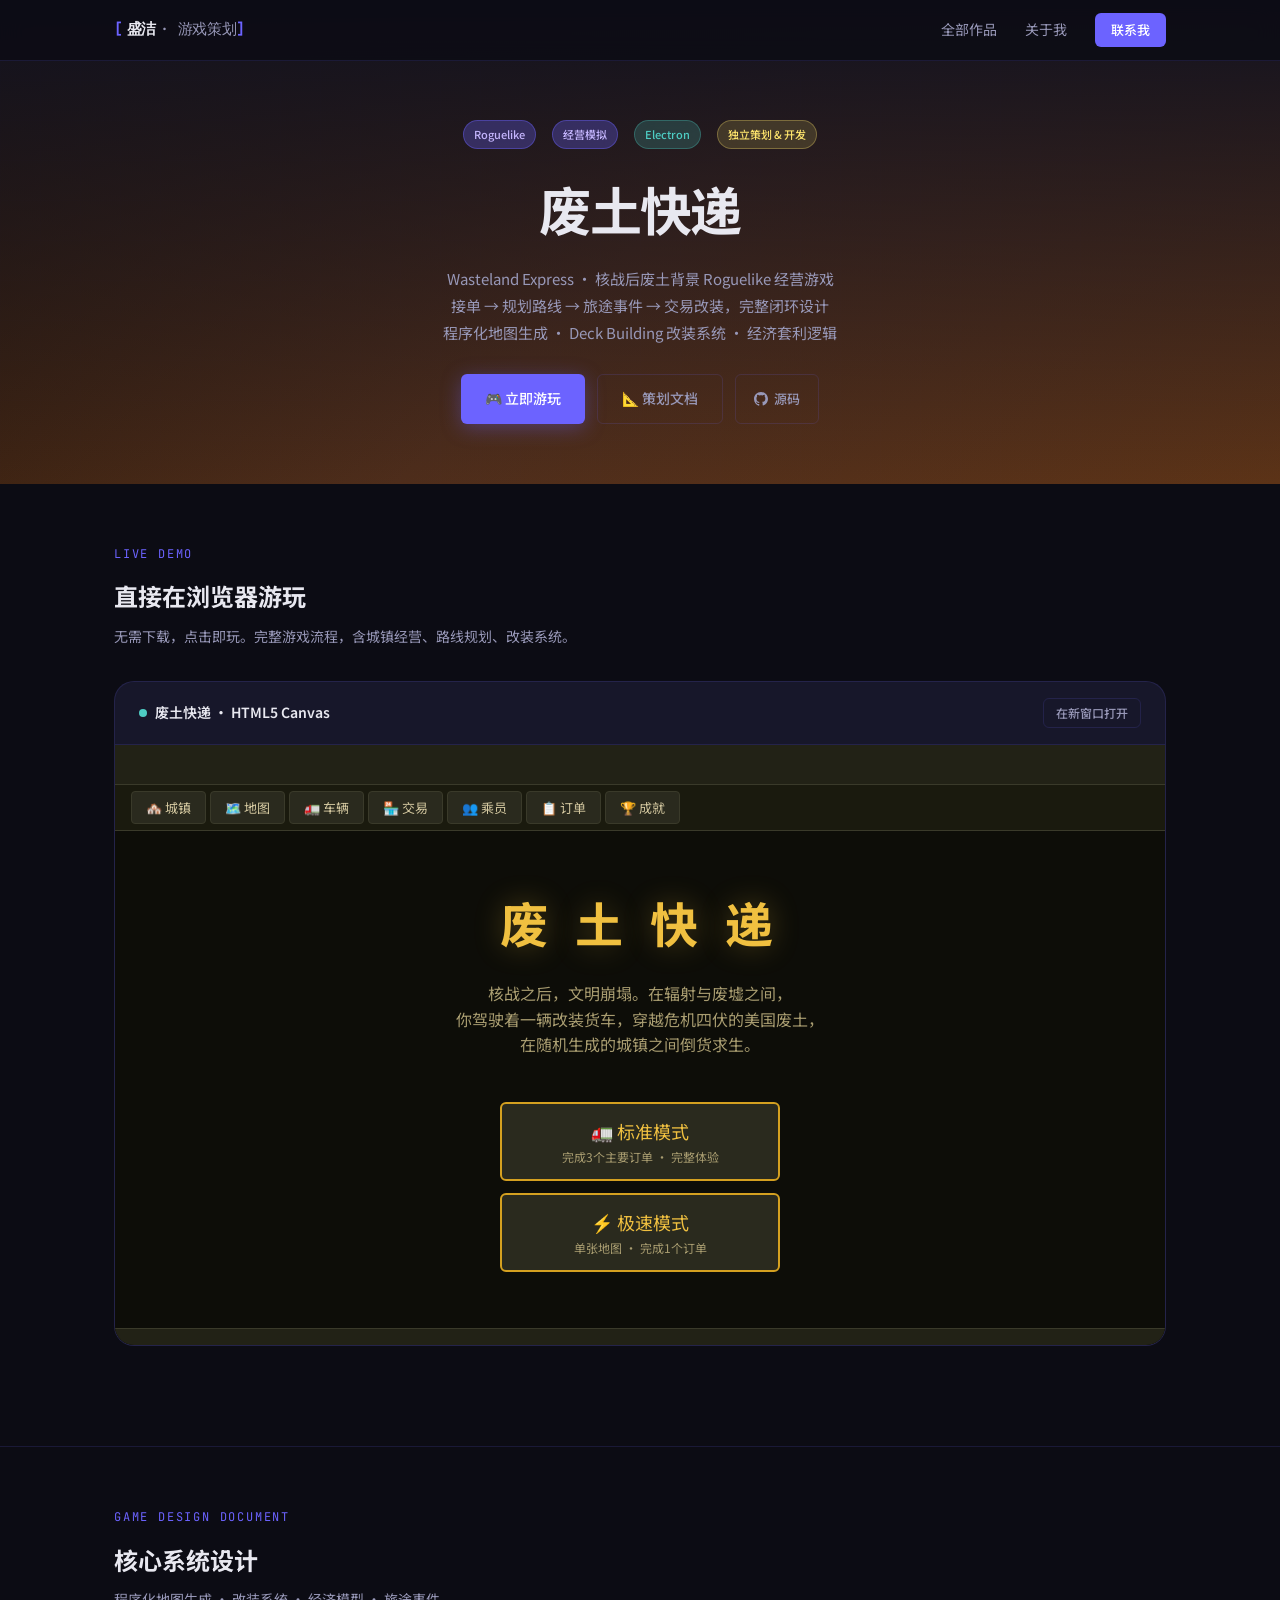
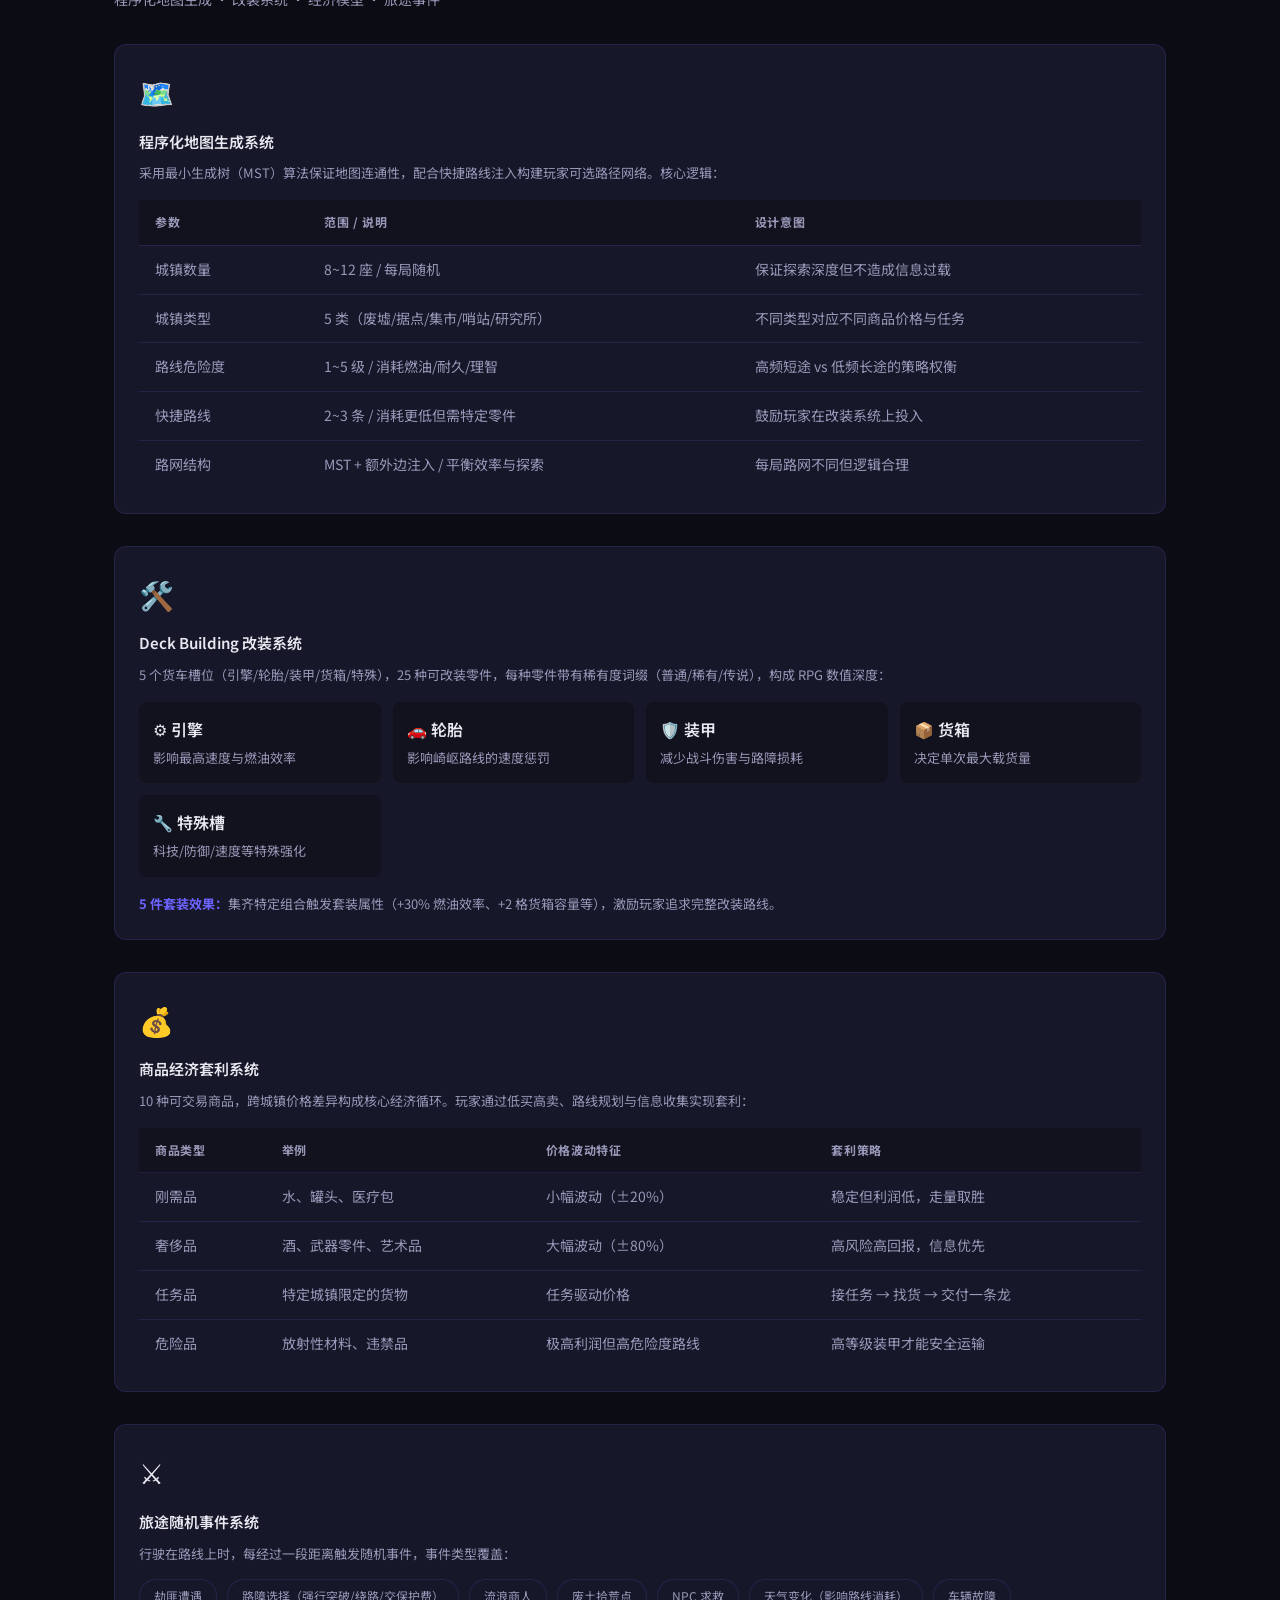
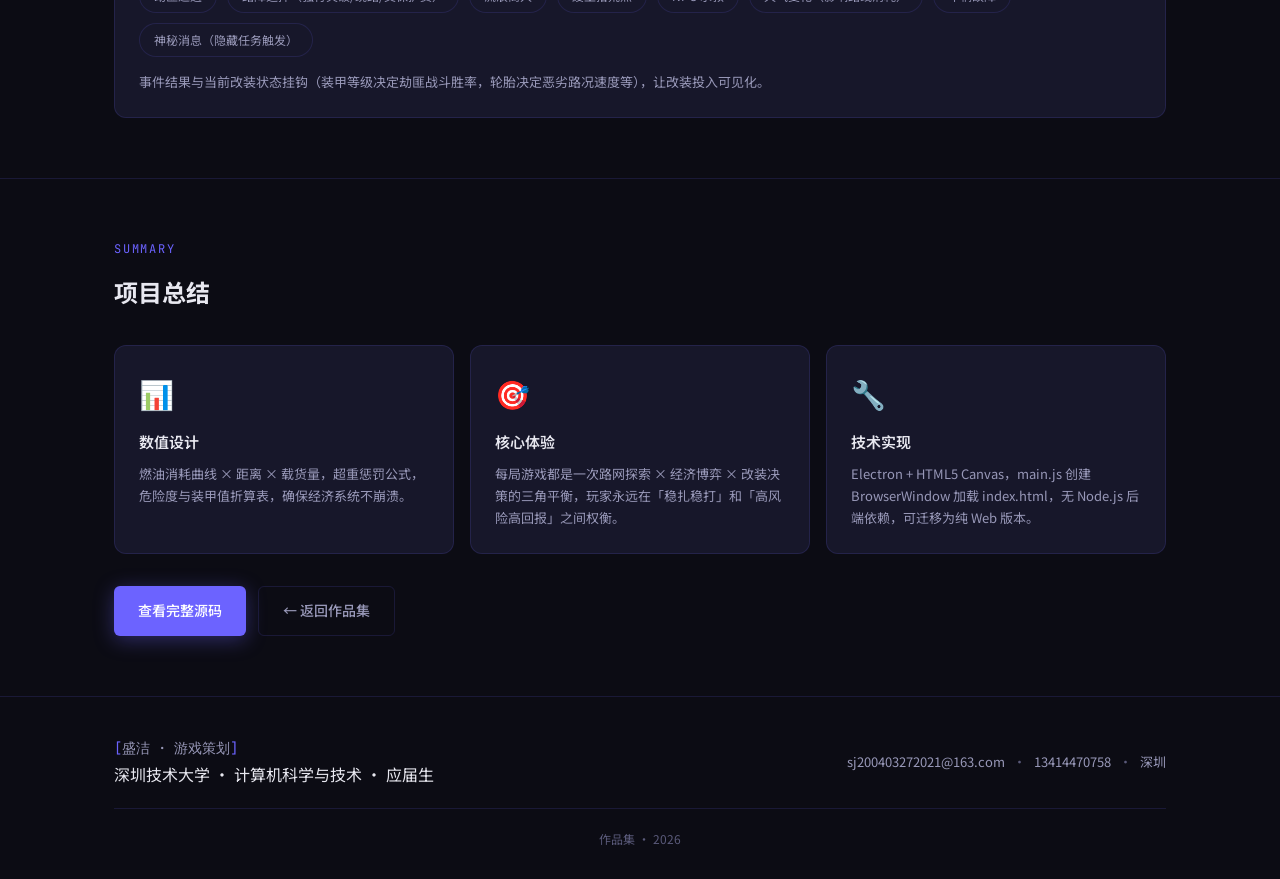
<file: games/wasteland.html>
<!DOCTYPE html>
<html lang="zh-CN">
<head>
  <meta charset="UTF-8">
  <meta name="viewport" content="width=device-width, initial-scale=1.0">
  <title>废土快递 · 盛洁游戏作品集</title>
  <link rel="stylesheet" href="../styles/main.css">
  <link rel="preconnect" href="https://fonts.googleapis.com">
  <link href="https://fonts.googleapis.com/css2?family=Noto+Sans+SC:wght@300;400;500;700&family=JetBrains+Mono:wght@400;700&display=swap" rel="stylesheet">
  <meta name="description" content="废土快递 Wasteland Express — 核战后废土Roguelike经营游戏，程序化地图生成与Deck Building改装系统">
</head>
<body>

  <header class="site-header">
    <div class="header-inner">
      <a href="../index.html" class="logo">
        <span class="logo-bracket">[</span><span class="logo-name">盛洁</span><span class="logo-role">· 游戏策划</span><span class="logo-bracket">]</span>
      </a>
      <nav class="header-nav">
        <a href="../index.html#games" class="nav-link">全部作品</a>
        <a href="../index.html#about" class="nav-link">关于我</a>
        <a href="mailto:sj200403272021@163.com" class="nav-link nav-contact">联系我</a>
      </nav>
    </div>
  </header>

  <section class="game-page-header" style="background: linear-gradient(135deg, #2e1a0a 0%, #4e2d1b 50%, #5c3317 100%);">
    <div class="game-page-hero-bg"></div>
    <div class="game-page-hero-content container">
      <div class="game-page-meta">
        <span class="tag tag-genre">Roguelike</span>
        <span class="tag tag-genre">经营模拟</span>
        <span class="tag tag-tech">Electron</span>
        <span class="tag" style="background:rgba(255,230,109,0.15);color:#ffe66d;border:1px solid rgba(255,230,109,0.3);">独立策划 & 开发</span>
      </div>
      <h1 class="game-page-title">废土快递</h1>
      <p class="game-page-subtitle">
        Wasteland Express · 核战后废土背景 Roguelike 经营游戏<br>
        接单 → 规划路线 → 旅途事件 → 交易改装，完整闭环设计<br>
        程序化地图生成 · Deck Building 改装系统 · 经济套利逻辑
      </p>
      <div class="game-page-actions">
        <a href="#play" class="btn btn-primary"><span>🎮 立即游玩</span></a>
        <a href="#design" class="btn btn-ghost"><span>📐 策划文档</span></a>
        <a href="https://github.com/shengjie2022/wasteland-express" target="_blank" class="btn btn-outline">
          <svg width="14" height="14" viewBox="0 0 24 24" fill="currentColor"><path d="M12 0C5.37 0 0 5.37 0 12c0 5.31 3.435 9.795 8.205 11.385.6.105.825-.255.825-.57 0-.285-.015-1.23-.015-2.235-3.015.555-3.795-.735-4.035-1.41-.135-.345-.72-1.41-1.23-1.695-.42-.225-1.02-.78-.015-.795.945-.015 1.62.87 1.62.87 1.08 1.845 2.835 1.31 3.53 1.005.105-.78.42-1.305.765-1.605-2.67-.3-5.46-1.335-5.46-5.925 0-1.305.465-2.385 1.23-3.225-.12-.3-.54-1.53.12-3.18 0 0 1.005-.315 3.3 1.23.96-.27 1.98-.405 3-.405s2.04.135 3 .405c2.295-1.56 3.3-1.23 3.3-1.23.66 1.65.24 2.88.12 3.18.765.84 1.23 1.905 1.23 3.225 0 4.605-2.805 5.625-5.475 5.925.435.375.81 1.095.81 2.22 0 1.605-.015 2.895-.015 3.3 0 .315.225.69.825.57A12.02 12.02 0 0024 12c0-6.63-5.37-12-12-12z"/></svg>
          源码
        </a>
      </div>
    </div>
  </section>

  <!-- 试玩区 -->
  <section class="game-page-section" id="play" style="padding-top:60px;">
    <div class="container">
      <div class="section-header">
        <div class="section-label">Live Demo</div>
        <h2>直接在浏览器游玩</h2>
        <p>无需下载，点击即玩。完整游戏流程，含城镇经营、路线规划、改装系统。</p>
      </div>
      <div class="play-zone">
        <div class="play-zone-header">
          <div class="play-zone-title">
            <span class="play-zone-dot"></span>
            废土快递 · HTML5 Canvas
          </div>
          <a href="wasteland/web-index.html" target="_blank" class="btn btn-outline" style="padding:4px 12px;font-size:12px;">
            在新窗口打开
          </a>
        </div>
        <iframe
          src="wasteland/web-index.html"
          title="废土快递"
          sandbox="allow-scripts allow-same-origin"
          style="width:100%;height:600px;border:none;display:block;background:#1a1a0e;">
        </iframe>
      </div>
    </div>
  </section>

  <!-- 设计文档 -->
  <section class="game-page-section" id="design">
    <div class="container">
      <div class="section-header">
        <div class="section-label">Game Design Document</div>
        <h2>核心系统设计</h2>
        <p>程序化地图生成 · 改装系统 · 经济模型 · 旅途事件</p>
      </div>

      <!-- 系统1：地图 -->
      <div class="doc-card" style="margin-bottom:32px;">
        <div class="doc-icon">🗺️</div>
        <h3>程序化地图生成系统</h3>
        <p>采用最小生成树（MST）算法保证地图连通性，配合快捷路线注入构建玩家可选路径网络。核心逻辑：</p>
        <table class="data-table" style="margin-top:16px;">
          <thead><tr><th>参数</th><th>范围 / 说明</th><th>设计意图</th></tr></thead>
          <tbody>
            <tr><td>城镇数量</td><td>8~12 座 / 每局随机</td><td>保证探索深度但不造成信息过载</td></tr>
            <tr><td>城镇类型</td><td>5 类（废墟/据点/集市/哨站/研究所）</td><td>不同类型对应不同商品价格与任务</td></tr>
            <tr><td>路线危险度</td><td>1~5 级 / 消耗燃油/耐久/理智</td><td>高频短途 vs 低频长途的策略权衡</td></tr>
            <tr><td>快捷路线</td><td>2~3 条 / 消耗更低但需特定零件</td><td>鼓励玩家在改装系统上投入</td></tr>
            <tr><td>路网结构</td><td>MST + 额外边注入 / 平衡效率与探索</td><td>每局路网不同但逻辑合理</td></tr>
          </tbody>
        </table>
      </div>

      <!-- 系统2：改装 -->
      <div class="doc-card" style="margin-bottom:32px;">
        <div class="doc-icon">🛠️</div>
        <h3>Deck Building 改装系统</h3>
        <p>5 个货车槽位（引擎/轮胎/装甲/货箱/特殊），25 种可改装零件，每种零件带有稀有度词缀（普通/稀有/传说），构成 RPG 数值深度：</p>
        <div style="display:grid;grid-template-columns:repeat(auto-fit,minmax(200px,1fr));gap:12px;margin-top:16px;">
          <div style="background:var(--bg-secondary);padding:14px;border-radius:8px;">
            <div style="font-weight:600;margin-bottom:4px;">⚙️ 引擎</div>
            <div style="font-size:13px;color:var(--text-secondary);">影响最高速度与燃油效率</div>
          </div>
          <div style="background:var(--bg-secondary);padding:14px;border-radius:8px;">
            <div style="font-weight:600;margin-bottom:4px;">🚗 轮胎</div>
            <div style="font-size:13px;color:var(--text-secondary);">影响崎岖路线的速度惩罚</div>
          </div>
          <div style="background:var(--bg-secondary);padding:14px;border-radius:8px;">
            <div style="font-weight:600;margin-bottom:4px;">🛡️ 装甲</div>
            <div style="font-size:13px;color:var(--text-secondary);">减少战斗伤害与路障损耗</div>
          </div>
          <div style="background:var(--bg-secondary);padding:14px;border-radius:8px;">
            <div style="font-weight:600;margin-bottom:4px;">📦 货箱</div>
            <div style="font-size:13px;color:var(--text-secondary);">决定单次最大载货量</div>
          </div>
          <div style="background:var(--bg-secondary);padding:14px;border-radius:8px;">
            <div style="font-weight:600;margin-bottom:4px;">🔧 特殊槽</div>
            <div style="font-size:13px;color:var(--text-secondary);">科技/防御/速度等特殊强化</div>
          </div>
        </div>
        <p style="margin-top:16px;font-size:13px;color:var(--text-secondary);">
          <strong style="color:var(--accent-1);">5 件套装效果：</strong>集齐特定组合触发套装属性（+30% 燃油效率、+2 格货箱容量等），激励玩家追求完整改装路线。
        </p>
      </div>

      <!-- 系统3：经济 -->
      <div class="doc-card" style="margin-bottom:32px;">
        <div class="doc-icon">💰</div>
        <h3>商品经济套利系统</h3>
        <p>10 种可交易商品，跨城镇价格差异构成核心经济循环。玩家通过低买高卖、路线规划与信息收集实现套利：</p>
        <table class="data-table" style="margin-top:16px;">
          <thead><tr><th>商品类型</th><th>举例</th><th>价格波动特征</th><th>套利策略</th></tr></thead>
          <tbody>
            <tr><td>刚需品</td><td>水、罐头、医疗包</td><td>小幅波动（±20%）</td><td>稳定但利润低，走量取胜</td></tr>
            <tr><td>奢侈品</td><td>酒、武器零件、艺术品</td><td>大幅波动（±80%）</td><td>高风险高回报，信息优先</td></tr>
            <tr><td>任务品</td><td>特定城镇限定的货物</td><td>任务驱动价格</td><td>接任务 → 找货 → 交付一条龙</td></tr>
            <tr><td>危险品</td><td>放射性材料、违禁品</td><td>极高利润但高危险度路线</td><td>高等级装甲才能安全运输</td></tr>
          </tbody>
        </table>
      </div>

      <!-- 系统4：旅途事件 -->
      <div class="doc-card">
        <div class="doc-icon">⚔️</div>
        <h3>旅途随机事件系统</h3>
        <p>行驶在路线上时，每经过一段距离触发随机事件，事件类型覆盖：</p>
        <div style="display:flex;flex-wrap:wrap;gap:10px;margin-top:14px;">
          <span class="about-tag">劫匪遭遇</span>
          <span class="about-tag">路障选择（强行突破/绕路/交保护费）</span>
          <span class="about-tag">流浪商人</span>
          <span class="about-tag">废土拾荒点</span>
          <span class="about-tag">NPC 求救</span>
          <span class="about-tag">天气变化（影响路线消耗）</span>
          <span class="about-tag">车辆故障</span>
          <span class="about-tag">神秘消息（隐藏任务触发）</span>
        </div>
        <p style="margin-top:14px;font-size:13px;color:var(--text-secondary);">
          事件结果与当前改装状态挂钩（装甲等级决定劫匪战斗胜率，轮胎决定恶劣路况速度等），让改装投入可见化。
        </p>
      </div>
    </div>
  </section>

  <section class="game-page-section">
    <div class="container">
      <div class="section-header">
        <div class="section-label">Summary</div>
        <h2>项目总结</h2>
      </div>
      <div class="doc-card-grid">
        <div class="doc-card">
          <div class="doc-icon">📊</div>
          <h3>数值设计</h3>
          <p>燃油消耗曲线 × 距离 × 载货量，超重惩罚公式，危险度与装甲值折算表，确保经济系统不崩溃。</p>
        </div>
        <div class="doc-card">
          <div class="doc-icon">🎯</div>
          <h3>核心体验</h3>
          <p>每局游戏都是一次路网探索 × 经济博弈 × 改装决策的三角平衡，玩家永远在「稳扎稳打」和「高风险高回报」之间权衡。</p>
        </div>
        <div class="doc-card">
          <div class="doc-icon">🔧</div>
          <h3>技术实现</h3>
          <p>Electron + HTML5 Canvas，main.js 创建 BrowserWindow 加载 index.html，无 Node.js 后端依赖，可迁移为纯 Web 版本。</p>
        </div>
      </div>
      <div style="margin-top:32px;display:flex;gap:12px;flex-wrap:wrap;">
        <a href="https://github.com/shengjie2022/wasteland-express" target="_blank" class="btn btn-primary">
          <span>查看完整源码</span>
        </a>
        <a href="../index.html#games" class="btn btn-ghost">← 返回作品集</a>
      </div>
    </div>
  </section>

  <footer class="site-footer">
    <div class="container">
      <div class="footer-inner">
        <div class="footer-left">
          <div class="footer-logo"><span class="logo-bracket">[</span>盛洁 · 游戏策划<span class="logo-bracket">]</span></div>
          <p>深圳技术大学 · 计算机科学与技术 · 应届生</p>
        </div>
        <div class="footer-links">
          <a href="mailto:sj200403272021@163.com">sj200403272021@163.com</a>
          <span class="footer-dot">·</span>
          <a href="tel:13414470758">13414470758</a>
          <span class="footer-dot">·</span>
          <span>深圳</span>
        </div>
      </div>
      <div class="footer-copy"><p>作品集 · 2026</p></div>
    </div>
  </footer>

</body>
</html>
</file>
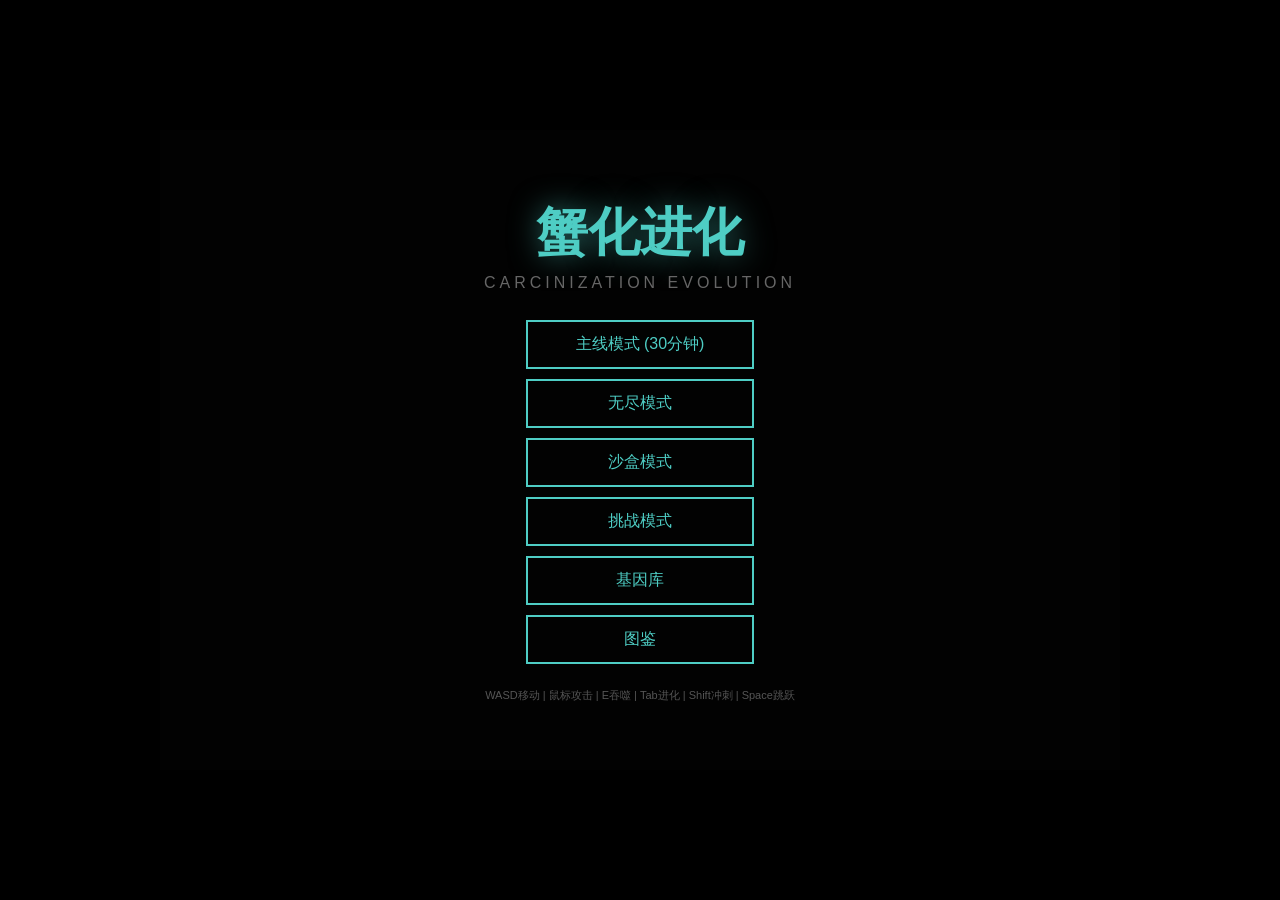
<file: games/crab/web-index.html>
<!DOCTYPE html>
<html lang="zh-CN">
<head>
  <meta charset="UTF-8">
  <title>蟹化进化2</title>
  <link rel="stylesheet" href="styles/main.css">
</head>
<body>
  <!-- electronAPI polyfill for browser (original preload.js exposes empty object) -->
  <script>window.electronAPI = {};</script>

  <div id="game-container">
    <canvas id="gameCanvas" width="960" height="640"></canvas>
    <div id="ui-overlay">
      <div id="start-screen" class="screen active">
        <h1>蟹化进化</h1>
        <p class="subtitle">CARCINIZATION EVOLUTION</p>
        <div class="menu-buttons">
          <button id="btn-start">主线模式 (30分钟)</button>
          <button id="btn-endless">无尽模式</button>
          <button id="btn-sandbox">沙盒模式</button>
          <button id="btn-challenge">挑战模式</button>
          <button id="btn-genebank">基因库</button>
          <button id="btn-codex">图鉴</button>
        </div>
        <p class="hint">WASD移动 | 鼠标攻击 | E吞噬 | Tab进化 | Shift冲刺 | Space跳跃</p>
      </div>

      <div id="challenge-screen" class="screen">
        <h2>挑战模式</h2>
        <div id="challenge-list" class="challenge-grid"></div>
        <button id="btn-back-challenge">返回</button>
      </div>

      <div id="genebank-screen" class="screen">
        <h2>基因库</h2>
        <div id="genebank-content" class="genebank-grid"></div>
        <p id="ep-display" class="ep-label">EP: 0</p>
        <button id="btn-back-genebank">返回</button>
      </div>

      <div id="codex-screen" class="screen">
        <h2>图鉴</h2>
        <div class="codex-tabs">
          <button class="codex-tab active" data-tab="evolutions">进化</button>
          <button class="codex-tab" data-tab="creatures">生物</button>
          <button class="codex-tab" data-tab="endings">结局</button>
        </div>
        <div id="codex-content" class="codex-grid"></div>
        <button id="btn-back-codex">返回</button>
      </div>

      <div id="pause-screen" class="screen">
        <h2>暂停</h2>
        <button id="btn-resume">继续</button>
        <button id="btn-achievements">成就</button>
        <button id="btn-quit">退出</button>
      </div>

      <div id="achievements-screen" class="screen">
        <h2>成就</h2>
        <div id="achievement-list" class="achievement-grid"></div>
        <button id="btn-back-achievements">返回</button>
      </div>

      <div id="victory-screen" class="screen">
        <h1>胜利!</h1>
        <p id="victory-stats"></p>
        <div id="victory-ep" class="ep-reward"></div>
        <button id="btn-restart-win">再来一局</button>
      </div>

      <div id="defeat-screen" class="screen">
        <h1>进化终结</h1>
        <p id="defeat-stats"></p>
        <div id="defeat-ep" class="ep-reward"></div>
        <button id="btn-restart-lose">再来一局</button>
      </div>

      <div id="evolution-panel" class="screen">
        <canvas id="evoCanvas" width="800" height="560"></canvas>
        <button id="btn-close-evo">关闭 (Tab)</button>
      </div>

      <div id="evo-choice-screen" class="screen">
        <h2>进化！</h2>
        <p class="evo-choice-subtitle">选择一个进化方向</p>
        <div id="evo-choices" class="evo-choice-grid"></div>
        <button id="btn-skip-evo">跳过</button>
      </div>

      <div id="sandbox-panel" class="screen">
        <h2>沙盒控制</h2>
        <div class="sandbox-controls">
          <div class="sandbox-row">
            <label>生物类型:</label>
            <select id="sandbox-creature-type"></select>
            <label>数量:</label>
            <input type="number" id="sandbox-creature-count" value="1" min="1" max="10">
            <button id="btn-sandbox-spawn">生成</button>
          </div>
          <div class="sandbox-row">
            <label>时间速度:</label>
            <input type="range" id="sandbox-timescale" min="0" max="3" step="0.1" value="1">
            <span id="sandbox-timescale-val">1.0x</span>
          </div>
          <div class="sandbox-row">
            <label>无敌模式:</label>
            <input type="checkbox" id="sandbox-godmode">
          </div>
        </div>
        <button id="btn-close-sandbox">关闭</button>
      </div>
    </div>
  </div>
  <script type="module" src="src/index.js"></script>
</body>
</html>
</file>
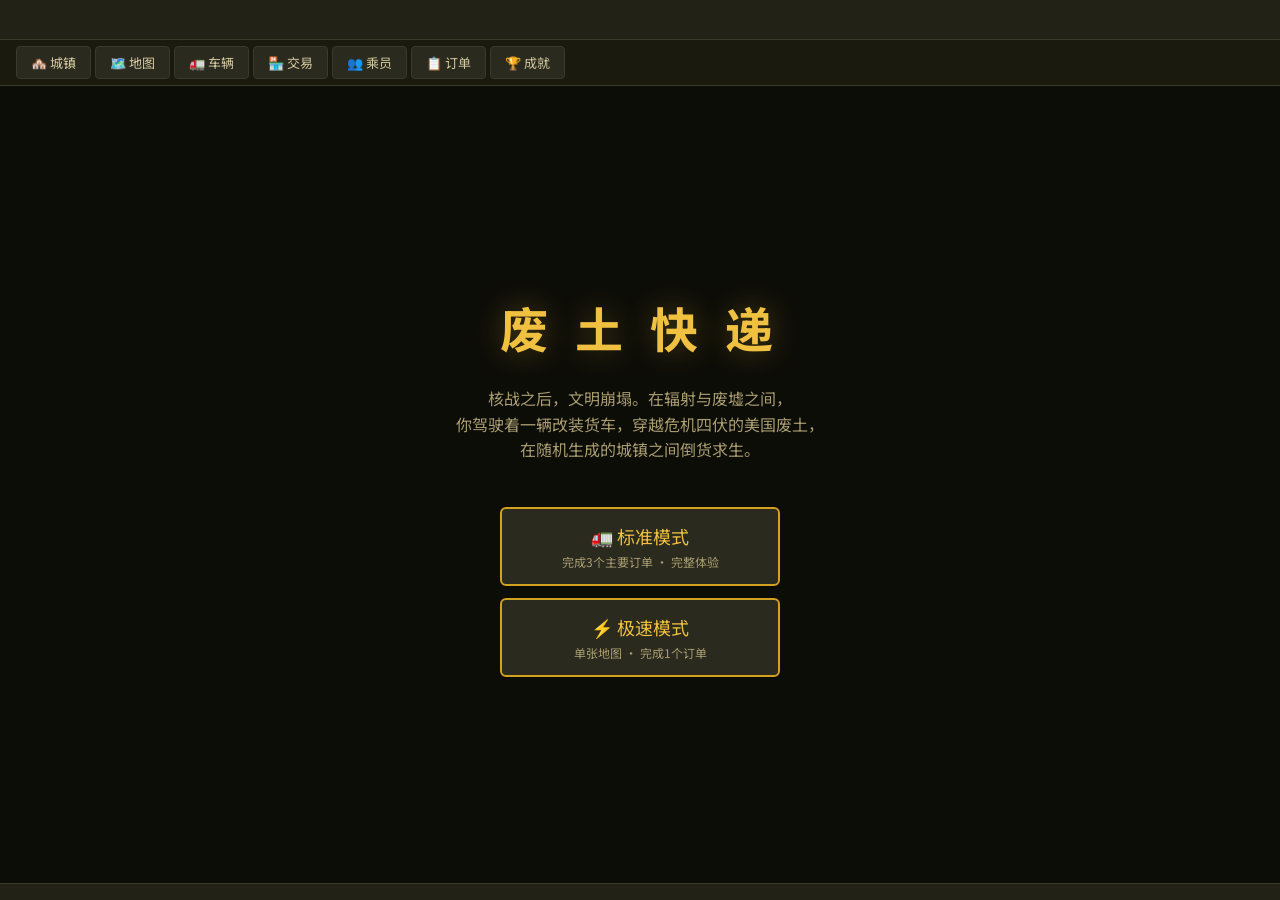
<file: games/wasteland/web-index.html>
<!DOCTYPE html>
<html lang="zh-CN">
<head>
    <meta charset="UTF-8">
    <meta name="viewport" content="width=device-width, initial-scale=1.0">
    <title>废土快递</title>
    <link rel="stylesheet" href="css/style.css">
</head>
<body>
    <!-- electronAPI polyfill for browser -->
    <script>window.electronAPI = { platform: 'browser' };</script>

    <div id="app">
        <!-- 状态栏 -->
        <div id="status-bar"></div>

        <!-- 导航栏 -->
        <div id="nav-bar">
            <button class="nav-btn" id="nav-town">🏘️ 城镇</button>
            <button class="nav-btn" id="nav-map">🗺️ 地图</button>
            <button class="nav-btn" id="nav-vehicle">🚛 车辆</button>
            <button class="nav-btn" id="nav-trade">🏪 交易</button>
            <button class="nav-btn" id="nav-crew">👥 乘员</button>
            <button class="nav-btn" id="nav-orders">📋 订单</button>
            <button class="nav-btn" id="nav-achievements">🏆 成就</button>
        </div>

        <!-- 主内容区 -->
        <div id="main-content">
            <!-- 主菜单 -->
            <div class="panel active" id="panel-menu">
                <div class="menu-screen">
                    <h1>废 土 快 递</h1>
                    <p class="menu-subtitle">
                        核战之后，文明崩塌。在辐射与废墟之间，<br>
                        你驾驶着一辆改装货车，穿越危机四伏的美国废土，<br>
                        在随机生成的城镇之间倒货求生。
                    </p>
                    <div class="menu-buttons">
                        <button class="menu-btn" id="btn-standard">
                            🚛 标准模式
                            <span class="menu-btn-desc">完成3个主要订单 · 完整体验</span>
                        </button>
                        <button class="menu-btn" id="btn-speed">
                            ⚡ 极速模式
                            <span class="menu-btn-desc">单张地图 · 完成1个订单</span>
                        </button>
                    </div>
                </div>
            </div>

            <!-- 城镇界面 -->
            <div class="panel" id="panel-town">
                <div id="town-content"></div>
            </div>

            <!-- 地图界面 -->
            <div class="panel" id="panel-map">
                <div class="map-container">
                    <canvas id="map-canvas"></canvas>
                    <div class="map-zoom-controls">
                        <button onclick="ui.mapZoomIn()" title="放大">+</button>
                        <span class="map-zoom-label" id="zoom-label">100%</span>
                        <button onclick="ui.mapZoomOut()" title="缩小">−</button>
                        <button onclick="ui.mapZoomReset()" title="重置视图">⟲</button>
                    </div>
                </div>
                <div id="route-panel"></div>
            </div>

            <!-- 车辆改装界面 -->
            <div class="panel" id="panel-vehicle">
                <div id="vehicle-content"></div>
            </div>

            <!-- 交易界面 -->
            <div class="panel" id="panel-trade">
                <div id="trade-content"></div>
            </div>

            <!-- 乘员界面 -->
            <div class="panel" id="panel-crew">
                <div id="crew-content"></div>
            </div>

            <!-- 订单界面 -->
            <div class="panel" id="panel-orders">
                <div id="orders-content"></div>
            </div>

            <!-- 成就界面 -->
            <div class="panel" id="panel-achievements">
                <div id="achievements-content"></div>
            </div>

            <!-- 旅行界面 -->
            <div class="panel" id="panel-travel">
                <div id="travel-content"></div>
            </div>

            <!-- 事件界面 -->
            <div class="panel" id="panel-event">
                <div id="event-content"></div>
            </div>
        </div>

        <!-- 游戏日志 -->
        <div id="game-log"></div>
    </div>

    <!-- Toast提示 -->
    <div id="toast-container"></div>

    <!-- 脚本 -->
    <script src="js/data.js"></script>
    <script src="js/game.js"></script>
    <script src="js/ui.js"></script>
</body>
</html>
</file>
<file: styles/main.css>
/* =========================================
   盛洁 · 游戏作品集 · 全局样式
   ========================================= */

/* === 变量 === */
:root {
  --bg-primary: #0c0c14;
  --bg-secondary: #12121f;
  --bg-card: #17172a;
  --bg-card-hover: #1e1e34;
  --bg-glass: rgba(23, 23, 42, 0.7);

  --accent-1: #6c63ff;    /* 紫色主色 */
  --accent-2: #ff6b6b;   /* 红色点缀 */
  --accent-3: #4ecdc4;   /* 青色点缀 */
  --accent-4: #ffe66d;   /* 黄色点缀 */

  --text-primary: #e8e8f0;
  --text-secondary: #9898b8;
  --text-muted: #5a5a7a;

  --border: rgba(108, 99, 255, 0.15);
  --border-hover: rgba(108, 99, 255, 0.4);

  --radius-sm: 6px;
  --radius-md: 12px;
  --radius-lg: 20px;

  --shadow-sm: 0 2px 8px rgba(0, 0, 0, 0.3);
  --shadow-md: 0 4px 20px rgba(0, 0, 0, 0.4);
  --shadow-glow: 0 0 40px rgba(108, 99, 255, 0.15);

  --transition: 0.3s cubic-bezier(0.4, 0, 0.2, 1);
  --font-sans: 'Noto Sans SC', system-ui, sans-serif;
  --font-mono: 'JetBrains Mono', 'Fira Code', monospace;
}

/* === 重置 === */
*, *::before, *::after { box-sizing: border-box; margin: 0; padding: 0; }

html {
  scroll-behavior: smooth;
  scrollbar-width: thin;
  scrollbar-color: var(--accent-1) var(--bg-secondary);
}

::-webkit-scrollbar { width: 6px; }
::-webkit-scrollbar-track { background: var(--bg-secondary); }
::-webkit-scrollbar-thumb { background: var(--accent-1); border-radius: 3px; }

body {
  font-family: var(--font-sans);
  background: var(--bg-primary);
  color: var(--text-primary);
  line-height: 1.7;
  overflow-x: hidden;
}

a { color: inherit; text-decoration: none; }
button { font-family: inherit; cursor: pointer; border: none; outline: none; }
img { max-width: 100%; display: block; }

/* === 容器 === */
.container {
  max-width: 1100px;
  margin: 0 auto;
  padding: 0 24px;
}

/* === 导航栏 === */
.site-header {
  position: fixed;
  top: 0;
  left: 0;
  right: 0;
  z-index: 100;
  background: rgba(12, 12, 20, 0.85);
  backdrop-filter: blur(12px);
  border-bottom: 1px solid var(--border);
}

.header-inner {
  max-width: 1100px;
  margin: 0 auto;
  padding: 0 24px;
  height: 60px;
  display: flex;
  align-items: center;
  justify-content: space-between;
}

.logo {
  font-family: var(--font-mono);
  font-size: 15px;
  font-weight: 700;
  letter-spacing: -0.02em;
  transition: opacity var(--transition);
}
.logo:hover { opacity: 0.8; }
.logo-bracket { color: var(--accent-1); }
.logo-name { color: var(--text-primary); margin: 0 4px; }
.logo-role { color: var(--text-secondary); font-weight: 400; }

.header-nav {
  display: flex;
  gap: 28px;
  align-items: center;
}

.nav-link {
  font-size: 14px;
  color: var(--text-secondary);
  transition: color var(--transition);
  position: relative;
}
.nav-link:hover { color: var(--text-primary); }
.nav-link::after {
  content: '';
  position: absolute;
  bottom: -4px;
  left: 0;
  width: 0;
  height: 2px;
  background: var(--accent-1);
  transition: width var(--transition);
}
.nav-link:hover::after { width: 100%; }

.nav-contact {
  background: var(--accent-1);
  color: white !important;
  padding: 6px 16px;
  border-radius: var(--radius-sm);
  font-weight: 500;
  font-size: 13px;
}
.nav-contact:hover { opacity: 0.9; }
.nav-contact::after { display: none; }

/* === Hero === */
.hero {
  min-height: 100vh;
  display: flex;
  align-items: center;
  justify-content: center;
  position: relative;
  overflow: hidden;
  padding: 80px 24px 60px;
}

.hero-bg {
  position: absolute;
  inset: 0;
  z-index: 0;
}

.hero-grid {
  position: absolute;
  inset: 0;
  background-image:
    linear-gradient(rgba(108, 99, 255, 0.06) 1px, transparent 1px),
    linear-gradient(90deg, rgba(108, 99, 255, 0.06) 1px, transparent 1px);
  background-size: 60px 60px;
  mask-image: radial-gradient(ellipse 80% 60% at 50% 50%, black 40%, transparent 100%);
}

.hero-content {
  position: relative;
  z-index: 1;
  text-align: center;
  max-width: 700px;
}

.hero-badge {
  display: inline-flex;
  align-items: center;
  gap: 8px;
  background: var(--bg-glass);
  border: 1px solid var(--border);
  border-radius: 100px;
  padding: 6px 16px;
  font-size: 13px;
  color: var(--text-secondary);
  margin-bottom: 28px;
  backdrop-filter: blur(8px);
}

.badge-dot {
  width: 6px;
  height: 6px;
  background: var(--accent-3);
  border-radius: 50%;
  animation: pulse 2s infinite;
}

@keyframes pulse {
  0%, 100% { opacity: 1; transform: scale(1); }
  50% { opacity: 0.5; transform: scale(1.3); }
}

.hero-title {
  font-size: clamp(36px, 6vw, 60px);
  font-weight: 700;
  line-height: 1.15;
  margin-bottom: 20px;
  letter-spacing: -0.03em;
}

.hero-accent {
  background: linear-gradient(135deg, var(--accent-1), var(--accent-3));
  -webkit-background-clip: text;
  -webkit-text-fill-color: transparent;
  background-clip: text;
}

.hero-desc {
  font-size: 17px;
  color: var(--text-secondary);
  line-height: 1.8;
  margin-bottom: 40px;
}

.hero-stats {
  display: flex;
  align-items: center;
  justify-content: center;
  gap: 32px;
  margin-bottom: 40px;
  flex-wrap: wrap;
}

.stat-item {
  text-align: center;
}
.stat-num {
  display: block;
  font-size: 32px;
  font-weight: 700;
  font-family: var(--font-mono);
  color: var(--accent-1);
}
.stat-label {
  font-size: 12px;
  color: var(--text-muted);
  text-transform: uppercase;
  letter-spacing: 0.05em;
}
.stat-divider {
  width: 1px;
  height: 40px;
  background: var(--border);
}

.hero-cta {
  display: flex;
  gap: 14px;
  justify-content: center;
  flex-wrap: wrap;
}

.hero-decoration {
  position: absolute;
  inset: 0;
  pointer-events: none;
  overflow: hidden;
  z-index: 0;
}

.deco-crab, .deco-hourglass, .deco-truck {
  position: absolute;
  font-size: 80px;
  opacity: 0.04;
  filter: blur(2px);
  animation: float 6s ease-in-out infinite;
}
.deco-crab { bottom: 15%; left: 5%; animation-delay: 0s; }
.deco-hourglass { top: 20%; right: 8%; animation-delay: 2s; }
.deco-truck { bottom: 25%; right: 15%; animation-delay: 4s; }

@keyframes float {
  0%, 100% { transform: translateY(0); }
  50% { transform: translateY(-20px); }
}

/* === 按钮 === */
.btn {
  display: inline-flex;
  align-items: center;
  gap: 8px;
  padding: 12px 24px;
  border-radius: var(--radius-sm);
  font-size: 14px;
  font-weight: 500;
  transition: all var(--transition);
  cursor: pointer;
}

.btn-primary {
  background: var(--accent-1);
  color: white;
  box-shadow: 0 4px 20px rgba(108, 99, 255, 0.35);
}
.btn-primary:hover {
  background: #7d75ff;
  transform: translateY(-2px);
  box-shadow: 0 8px 30px rgba(108, 99, 255, 0.5);
}

.btn-ghost {
  background: transparent;
  color: var(--text-secondary);
  border: 1px solid var(--border);
}
.btn-ghost:hover {
  background: var(--bg-card);
  color: var(--text-primary);
  border-color: var(--border-hover);
}

.btn-outline {
  background: transparent;
  color: var(--text-secondary);
  border: 1px solid var(--border);
  padding: 10px 18px;
  font-size: 13px;
  gap: 6px;
}
.btn-outline:hover {
  background: var(--bg-card);
  color: var(--text-primary);
  border-color: var(--border-hover);
}

/* === 通用区块 === */
.section-label {
  font-family: var(--font-mono);
  font-size: 12px;
  color: var(--accent-1);
  text-transform: uppercase;
  letter-spacing: 0.15em;
  margin-bottom: 12px;
}

.section-title {
  font-size: clamp(28px, 4vw, 40px);
  font-weight: 700;
  margin-bottom: 12px;
  letter-spacing: -0.02em;
}

.section-desc {
  color: var(--text-secondary);
  font-size: 16px;
  margin-bottom: 48px;
}

/* === 技能区块 === */
.skills-section {
  padding: 100px 0;
  background: var(--bg-secondary);
  position: relative;
}

.skills-section::before {
  content: '';
  position: absolute;
  top: 0;
  left: 0;
  right: 0;
  height: 1px;
  background: linear-gradient(90deg, transparent, var(--border-hover), transparent);
}

.skills-grid {
  display: grid;
  grid-template-columns: repeat(auto-fit, minmax(230px, 1fr));
  gap: 20px;
}

.skill-card {
  background: var(--bg-card);
  border: 1px solid var(--border);
  border-radius: var(--radius-md);
  padding: 28px 24px;
  transition: all var(--transition);
}

.skill-card:hover {
  background: var(--bg-card-hover);
  border-color: var(--border-hover);
  transform: translateY(-4px);
  box-shadow: var(--shadow-glow);
}

.skill-icon {
  font-size: 36px;
  margin-bottom: 16px;
}

.skill-card h3 {
  font-size: 16px;
  font-weight: 600;
  margin-bottom: 10px;
}

.skill-card p {
  font-size: 14px;
  color: var(--text-secondary);
  line-height: 1.7;
}

/* === 游戏区块 === */
.games-section {
  padding: 100px 0;
  position: relative;
}

.games-list {
  display: flex;
  flex-direction: column;
  gap: 32px;
}

.game-card {
  display: grid;
  background: var(--bg-card);
  border: 1px solid var(--border);
  border-radius: var(--radius-lg);
  overflow: hidden;
  transition: all var(--transition);
}

.game-card:hover {
  border-color: var(--border-hover);
  box-shadow: var(--shadow-glow);
  transform: translateY(-4px);
}

.game-card-featured { grid-template-columns: 480px 1fr; }
.game-card-right { grid-template-columns: 1fr 480px; }
.game-card-left { grid-template-columns: 480px 1fr; }

@media (max-width: 900px) {
  .game-card-featured,
  .game-card-right,
  .game-card-left { grid-template-columns: 1fr; }
  .game-card-right .game-card-visual { order: -1; }
}

.game-card-visual {
  position: relative;
  background: var(--bg-secondary);
  min-height: 300px;
  overflow: hidden;
}

/* 游戏预览区 */
.game-preview {
  width: 100%;
  height: 100%;
  min-height: 300px;
  display: flex;
  align-items: center;
  justify-content: center;
  position: relative;
  cursor: pointer;
  transition: all var(--transition);
}

.game-preview:hover .preview-content {
  transform: scale(1.05);
  box-shadow: 0 0 60px rgba(108, 99, 255, 0.3);
}

/* 时间当铺预览色 */
#preview-timepawn {
  background: linear-gradient(135deg, #1a1a2e, #16213e, #0f3460);
}
#preview-timepawn .preview-label { color: var(--accent-3); }

/* 蟹化进化2预览色 */
.game-preview-crab {
  background: linear-gradient(135deg, #1a0a2e, #2d1b4e, #4a1942);
}
.game-preview-crab .preview-label { color: #c77dff; }

/* 废土快递预览色 */
.game-preview-wasteland {
  background: linear-gradient(135deg, #2e1a0a, #4e2d1b, #5c3317);
}
.game-preview-wasteland .preview-label { color: var(--accent-4); }

.preview-content {
  text-align: center;
  transition: all var(--transition);
  padding: 20px;
  border-radius: var(--radius-md);
}

.preview-label {
  font-size: 22px;
  font-weight: 700;
  margin-bottom: 8px;
}

.preview-hint {
  font-size: 13px;
  color: var(--text-secondary);
  opacity: 0;
  transition: opacity var(--transition);
}

.game-preview:hover .preview-hint { opacity: 1; }

/* 粒子 */
.preview-particles {
  position: absolute;
  inset: 0;
  pointer-events: none;
  overflow: hidden;
}

.preview-particles span {
  position: absolute;
  width: 4px;
  height: 4px;
  background: currentColor;
  border-radius: 50%;
  opacity: 0.3;
  animation: particle-float 4s ease-in-out infinite;
}

.preview-particles span:nth-child(1) { left: 20%; top: 30%; animation-delay: 0s; }
.preview-particles span:nth-child(2) { left: 70%; top: 20%; animation-delay: 0.5s; }
.preview-particles span:nth-child(3) { left: 40%; top: 70%; animation-delay: 1s; }
.preview-particles span:nth-child(4) { left: 80%; top: 60%; animation-delay: 1.5s; }
.preview-particles span:nth-child(5) { left: 15%; top: 55%; animation-delay: 2s; }
.preview-particles span:nth-child(6) { left: 55%; top: 40%; animation-delay: 2.5s; }

@keyframes particle-float {
  0%, 100% { transform: translateY(0) scale(1); opacity: 0.3; }
  50% { transform: translateY(-30px) scale(1.5); opacity: 0.6; }
}

/* 标签 */
.game-tags {
  position: absolute;
  top: 16px;
  left: 16px;
  display: flex;
  gap: 8px;
  flex-wrap: wrap;
}

.tag {
  padding: 4px 10px;
  border-radius: 100px;
  font-size: 11px;
  font-weight: 500;
  backdrop-filter: blur(8px);
}

.tag-genre {
  background: rgba(108, 99, 255, 0.3);
  color: #c4b5fd;
  border: 1px solid rgba(108, 99, 255, 0.4);
}

.tag-tech {
  background: rgba(78, 205, 196, 0.2);
  color: var(--accent-3);
  border: 1px solid rgba(78, 205, 196, 0.3);
}

.tag-biz {
  background: rgba(255, 107, 107, 0.2);
  color: #ff8a8a;
  border: 1px solid rgba(255, 107, 107, 0.3);
}

/* 游戏卡片内容 */
.game-card-body {
  padding: 36px 32px;
  display: flex;
  flex-direction: column;
  justify-content: center;
}

.game-card-header {
  display: flex;
  align-items: baseline;
  justify-content: space-between;
  margin-bottom: 4px;
}

.game-title {
  font-size: 24px;
  font-weight: 700;
  letter-spacing: -0.02em;
}

.game-year {
  font-family: var(--font-mono);
  font-size: 13px;
  color: var(--text-muted);
}

.game-subtitle {
  font-size: 13px;
  color: var(--accent-1);
  font-family: var(--font-mono);
  margin-bottom: 16px;
}

.game-desc {
  font-size: 14px;
  color: var(--text-secondary);
  line-height: 1.8;
  margin-bottom: 24px;
}

.game-highlights {
  display: flex;
  flex-direction: column;
  gap: 14px;
  margin-bottom: 28px;
}

.highlight {
  display: flex;
  gap: 12px;
  align-items: flex-start;
}

.highlight-icon {
  font-size: 20px;
  flex-shrink: 0;
  margin-top: 2px;
}

.highlight-title {
  font-size: 14px;
  font-weight: 600;
  margin-bottom: 2px;
}

.highlight-desc {
  font-size: 13px;
  color: var(--text-secondary);
  line-height: 1.6;
}

.game-card-footer {
  display: flex;
  gap: 12px;
  flex-wrap: wrap;
}

/* === 关于我 === */
.about-section {
  padding: 100px 0;
  background: var(--bg-secondary);
  position: relative;
}

.about-section::before {
  content: '';
  position: absolute;
  top: 0;
  left: 0;
  right: 0;
  height: 1px;
  background: linear-gradient(90deg, transparent, var(--border-hover), transparent);
}

.about-grid {
  display: grid;
  grid-template-columns: 1fr 1fr;
  gap: 60px;
  align-items: center;
}

@media (max-width: 768px) {
  .about-grid { grid-template-columns: 1fr; gap: 40px; }
}

.about-text {
  font-size: 15px;
  color: var(--text-secondary);
  line-height: 1.9;
  margin-bottom: 16px;
}

.about-links {
  display: flex;
  flex-direction: column;
  gap: 10px;
  margin-top: 24px;
}

.about-link {
  display: flex;
  align-items: center;
  gap: 10px;
  font-size: 14px;
  color: var(--text-secondary);
  transition: color var(--transition);
}
.about-link:hover { color: var(--accent-1); }

/* 技能条 */
.skill-bar-group {
  display: flex;
  flex-direction: column;
  gap: 18px;
  margin-bottom: 28px;
}

.skill-bar-item {}

.skill-bar-header {
  display: flex;
  justify-content: space-between;
  font-size: 13px;
  margin-bottom: 8px;
}

.skill-bar-pct {
  color: var(--accent-1);
  font-family: var(--font-mono);
}

.skill-bar-track {
  height: 6px;
  background: var(--bg-primary);
  border-radius: 3px;
  overflow: hidden;
}

.skill-bar-fill {
  height: 100%;
  background: linear-gradient(90deg, var(--accent-1), var(--accent-3));
  border-radius: 3px;
  transition: width 1s ease-out;
}

.about-tags {
  display: flex;
  flex-wrap: wrap;
  gap: 10px;
}

.about-tag {
  padding: 6px 14px;
  background: var(--bg-card);
  border: 1px solid var(--border);
  border-radius: 100px;
  font-size: 12px;
  color: var(--text-secondary);
}

/* === 页脚 === */
.site-footer {
  padding: 40px 0 30px;
  border-top: 1px solid var(--border);
}

.footer-inner {
  display: flex;
  align-items: center;
  justify-content: space-between;
  flex-wrap: wrap;
  gap: 16px;
  margin-bottom: 20px;
}

.footer-logo {
  font-family: var(--font-mono);
  font-size: 14px;
  color: var(--text-secondary);
}

.footer-links {
  display: flex;
  align-items: center;
  gap: 8px;
  font-size: 13px;
  color: var(--text-secondary);
}

.footer-links a:hover { color: var(--accent-1); }
.footer-dot { color: var(--text-muted); }

.footer-copy {
  text-align: center;
  font-size: 12px;
  color: var(--text-muted);
  padding-top: 20px;
  border-top: 1px solid var(--border);
}

/* === 游戏详情页通用 === */
.game-page-header {
  padding: 120px 0 60px;
  text-align: center;
  position: relative;
  overflow: hidden;
}

.game-page-header::before {
  content: '';
  position: absolute;
  inset: 0;
  background: linear-gradient(180deg, var(--bg-secondary), transparent);
  z-index: 0;
}

.game-page-hero-bg {
  position: absolute;
  inset: 0;
  opacity: 0.08;
  background-image:
    linear-gradient(rgba(108, 99, 255, 0.08) 1px, transparent 1px),
    linear-gradient(90deg, rgba(108, 99, 255, 0.08) 1px, transparent 1px);
  background-size: 40px 40px;
}

.game-page-hero-content {
  position: relative;
  z-index: 1;
}

.game-page-meta {
  display: flex;
  align-items: center;
  justify-content: center;
  gap: 16px;
  margin-bottom: 16px;
  flex-wrap: wrap;
}

.game-page-title {
  font-size: clamp(32px, 5vw, 52px);
  font-weight: 700;
  letter-spacing: -0.03em;
  margin-bottom: 12px;
}

.game-page-subtitle {
  font-size: 15px;
  color: var(--text-secondary);
  max-width: 600px;
  margin: 0 auto 28px;
  line-height: 1.8;
}

.game-page-actions {
  display: flex;
  gap: 12px;
  justify-content: center;
  flex-wrap: wrap;
}

.game-page-section {
  padding: 60px 0;
}

.game-page-section + .game-page-section {
  border-top: 1px solid var(--border);
}

.section-header {
  margin-bottom: 32px;
}

.section-header h2 {
  font-size: 24px;
  font-weight: 700;
  margin-bottom: 8px;
}

.section-header p {
  color: var(--text-secondary);
  font-size: 14px;
}

/* 设计文档卡片 */
.doc-card {
  background: var(--bg-card);
  border: 1px solid var(--border);
  border-radius: var(--radius-md);
  padding: 24px;
  transition: all var(--transition);
}

.doc-card:hover {
  border-color: var(--border-hover);
  background: var(--bg-card-hover);
}

.doc-card-grid {
  display: grid;
  grid-template-columns: repeat(auto-fit, minmax(280px, 1fr));
  gap: 16px;
}

.doc-icon {
  font-size: 28px;
  margin-bottom: 12px;
}

.doc-card h3 {
  font-size: 15px;
  font-weight: 600;
  margin-bottom: 8px;
}

.doc-card p {
  font-size: 13px;
  color: var(--text-secondary);
  line-height: 1.7;
}

/* 游戏试玩区 */
.play-zone {
  background: var(--bg-card);
  border: 1px solid var(--border);
  border-radius: var(--radius-lg);
  overflow: hidden;
  margin-bottom: 40px;
}

.play-zone-header {
  padding: 16px 24px;
  border-bottom: 1px solid var(--border);
  display: flex;
  align-items: center;
  justify-content: space-between;
}

.play-zone-title {
  font-size: 14px;
  font-weight: 600;
  display: flex;
  align-items: center;
  gap: 8px;
}

.play-zone-dot {
  width: 8px;
  height: 8px;
  background: var(--accent-3);
  border-radius: 50%;
  animation: pulse 2s infinite;
}

.play-zone iframe {
  width: 100%;
  height: 600px;
  border: none;
  display: block;
  background: #000;
}

/* 游戏截图画廊 */
.gallery {
  display: grid;
  grid-template-columns: repeat(auto-fit, minmax(300px, 1fr));
  gap: 16px;
  margin-top: 24px;
}

.gallery-item {
  border-radius: var(--radius-md);
  overflow: hidden;
  border: 1px solid var(--border);
  background: var(--bg-secondary);
  aspect-ratio: 16/9;
  display: flex;
  align-items: center;
  justify-content: center;
  position: relative;
}

.gallery-item-label {
  font-size: 14px;
  color: var(--text-secondary);
}

/* 表格 */
.data-table {
  width: 100%;
  border-collapse: collapse;
  font-size: 14px;
}

.data-table th {
  text-align: left;
  padding: 12px 16px;
  background: var(--bg-secondary);
  color: var(--text-secondary);
  font-size: 12px;
  text-transform: uppercase;
  letter-spacing: 0.05em;
  border-bottom: 1px solid var(--border);
}

.data-table td {
  padding: 12px 16px;
  border-bottom: 1px solid var(--border);
  color: var(--text-secondary);
}

.data-table tr:last-child td { border-bottom: none; }
.data-table tr:hover td { background: rgba(108, 99, 255, 0.04); }

/* 引用 */
.quote-block {
  background: var(--bg-card);
  border-left: 3px solid var(--accent-1);
  border-radius: 0 var(--radius-sm) var(--radius-sm) 0;
  padding: 20px 24px;
  margin: 24px 0;
  font-size: 15px;
  color: var(--text-secondary);
  font-style: italic;
  line-height: 1.8;
}

/* 响应式 */
@media (max-width: 640px) {
  .hero-stats { gap: 20px; }
  .stat-divider { display: none; }
  .game-card-body { padding: 24px 20px; }
  .about-grid { grid-template-columns: 1fr; }
}
</file>
<file: games/crab/styles/main.css>
*{margin:0;padding:0;box-sizing:border-box}
body{background:#000;display:flex;justify-content:center;align-items:center;height:100vh;overflow:hidden;font-family:'Segoe UI','Microsoft YaHei',sans-serif;color:#fff}
#game-container{position:relative;width:960px;height:640px}
#gameCanvas{display:block;background:#111}
#ui-overlay{position:absolute;top:0;left:0;width:100%;height:100%;pointer-events:none}
.screen{display:none;position:absolute;top:0;left:0;width:100%;height:100%;flex-direction:column;justify-content:center;align-items:center;background:rgba(0,0,0,0.88);pointer-events:auto}
.screen.active{display:flex}
.screen h1{font-size:52px;margin-bottom:6px;color:#4ecdc4;text-shadow:0 0 30px rgba(78,205,196,0.5)}
.screen h2{font-size:36px;margin-bottom:16px;color:#4ecdc4}
.screen .subtitle{font-size:16px;color:#666;margin-bottom:28px;letter-spacing:4px}
.screen .hint{font-size:11px;color:#555;margin-top:24px}
.menu-buttons{display:flex;flex-direction:column;gap:10px}
.screen button{padding:12px 48px;font-size:16px;border:2px solid #4ecdc4;background:transparent;color:#4ecdc4;cursor:pointer;transition:all .2s;pointer-events:auto;min-width:200px}
.screen button:hover{background:#4ecdc4;color:#000}
#evolution-panel{background:rgba(0,0,0,0.93)}
#evoCanvas{border:1px solid #333;margin-bottom:10px}
#btn-close-evo{font-size:13px;padding:6px 16px}

/* Challenge grid */
.challenge-grid{display:grid;grid-template-columns:repeat(3,1fr);gap:10px;max-width:720px;max-height:400px;overflow-y:auto;padding:10px;margin-bottom:16px}
.challenge-card{border:1px solid #4ecdc4;padding:12px;text-align:center;cursor:pointer;transition:all .2s;background:rgba(0,0,0,0.5)}
.challenge-card:hover{background:rgba(78,205,196,0.15);transform:scale(1.03)}
.challenge-card.completed{border-color:#888;opacity:0.7}
.challenge-card .ch-name{font-size:14px;font-weight:bold;color:#4ecdc4;margin-bottom:4px}
.challenge-card .ch-desc{font-size:11px;color:#aaa;margin-bottom:6px}
.challenge-card .ch-reward{font-size:10px;color:#f80}

/* Gene bank */
.genebank-grid{display:grid;grid-template-columns:repeat(3,1fr);gap:10px;max-width:720px;max-height:350px;overflow-y:auto;padding:10px;margin-bottom:12px}
.gene-card{border:1px solid #f80;padding:12px;text-align:center;cursor:pointer;transition:all .2s;background:rgba(0,0,0,0.5)}
.gene-card:hover{background:rgba(255,136,0,0.15)}
.gene-card.owned{border-color:#4ecdc4;background:rgba(78,205,196,0.1)}
.gene-card.locked{opacity:0.5;cursor:default}
.gene-card .gene-name{font-size:13px;font-weight:bold;color:#f80;margin-bottom:4px}
.gene-card .gene-desc{font-size:11px;color:#aaa;margin-bottom:6px}
.gene-card .gene-cost{font-size:12px;color:#ff0}
.ep-label{font-size:18px;color:#ff0;margin-bottom:12px}
.ep-reward{font-size:16px;color:#ff0;margin:8px 0}

/* Codex */
.codex-tabs{display:flex;gap:8px;margin-bottom:12px}
.codex-tab{padding:8px 20px;font-size:13px;border:1px solid #555;background:transparent;color:#aaa;cursor:pointer;min-width:auto}
.codex-tab.active{border-color:#4ecdc4;color:#4ecdc4}
.codex-grid{display:grid;grid-template-columns:repeat(4,1fr);gap:8px;max-width:720px;max-height:360px;overflow-y:auto;padding:10px}
.codex-card{border:1px solid #555;padding:10px;text-align:center;font-size:12px}
.codex-card.discovered{border-color:#4ecdc4}
.codex-card.undiscovered{opacity:0.4}
.codex-card .codex-name{font-weight:bold;margin-bottom:3px}
.codex-card .codex-desc{font-size:10px;color:#888}

/* Achievements */
.achievement-grid{display:grid;grid-template-columns:repeat(2,1fr);gap:8px;max-width:700px;max-height:400px;overflow-y:auto;padding:10px;margin-bottom:12px}
.achievement-card{border:1px solid #555;padding:10px;display:flex;align-items:center;gap:10px}
.achievement-card.unlocked{border-color:#ffd700}
.achievement-icon{width:32px;height:32px;border-radius:50%;background:#333;display:flex;align-items:center;justify-content:center;font-size:18px}
.achievement-card.unlocked .achievement-icon{background:#ffd700;color:#000}
.achievement-info .ach-name{font-size:13px;font-weight:bold}
.achievement-info .ach-desc{font-size:11px;color:#888}

/* Sandbox panel */
.sandbox-controls{display:flex;flex-direction:column;gap:10px;margin-bottom:16px;padding:20px}
.sandbox-row{display:flex;align-items:center;gap:8px}
.sandbox-row label{font-size:13px;color:#aaa;min-width:80px}
.sandbox-row select,.sandbox-row input[type=number]{padding:4px 8px;background:#222;border:1px solid #555;color:#fff;font-size:12px}
.sandbox-row input[type=range]{width:150px}
.sandbox-row span{font-size:12px;color:#4ecdc4}
#sandbox-panel{background:rgba(0,0,0,0.93)}

/* Evolution choice popup */
#evo-choice-screen{background:rgba(0,0,0,0.92);z-index:10}
.evo-choice-subtitle{font-size:14px;color:#aaa;margin-bottom:20px}
.evo-choice-grid{display:flex;flex-direction:row;justify-content:center;align-items:stretch;gap:16px;max-width:760px;padding:10px}
.evo-choice-card{border:2px solid #555;padding:16px 14px;width:220px;text-align:center;cursor:pointer;transition:all .2s;background:rgba(0,0,0,0.6);border-radius:6px;display:flex;flex-direction:column;gap:6px}
.evo-choice-card:hover{transform:scale(1.05);background:rgba(40,40,40,0.8)}
.evo-choice-card.branch-arthropod{border-color:#f44}.evo-choice-card.branch-arthropod:hover{box-shadow:0 0 18px rgba(255,68,68,0.4)}
.evo-choice-card.branch-mollusk{border-color:#a4f}.evo-choice-card.branch-mollusk:hover{box-shadow:0 0 18px rgba(170,68,255,0.4)}
.evo-choice-card.branch-vertebrate{border-color:#4f4}.evo-choice-card.branch-vertebrate:hover{box-shadow:0 0 18px rgba(68,255,68,0.4)}
.evo-choice-card.branch-special{border-color:#ff4}.evo-choice-card.branch-special:hover{box-shadow:0 0 18px rgba(255,255,68,0.4)}
.evo-choice-card.branch-none{border-color:#888}
.evo-choice-card .evo-c-name{font-size:16px;font-weight:bold;color:#fff}
.evo-choice-card .evo-c-desc{font-size:12px;color:#bbb;min-height:32px}
.evo-choice-card .evo-c-stats{font-size:11px;color:#4ecdc4}
.evo-choice-card .evo-c-crab{font-size:11px;color:#f80}
.evo-card-upgrade-btn{margin-top:auto;padding:8px 12px;border:2px solid #4ecdc4;background:rgba(78,205,196,0.15);color:#4ecdc4;cursor:pointer;border-radius:4px;font-size:13px;font-weight:bold;transition:all .2s}
.evo-card-upgrade-btn:hover{background:rgba(78,205,196,0.3)}
.evo-card-upgrade-btn.disabled{border-color:#555;color:#888;background:rgba(0,0,0,0.3);opacity:0.6;cursor:default}
.evo-card-upgrade-btn.disabled:hover{background:rgba(0,0,0,0.3)}
.evo-card-upgrade-btn .evo-btn-cost{font-size:11px;color:#ff0;margin-left:6px}
#btn-skip-evo{margin-top:16px;font-size:13px;padding:8px 28px;border-color:#666;color:#888}
#btn-skip-evo:hover{background:#333;color:#fff;border-color:#aaa}

/* Evolution action buttons */
.evo-action-row{display:flex;justify-content:center;gap:16px;margin-top:16px;width:100%}
.evo-action-btn{padding:10px 20px;border:2px solid #555;background:rgba(0,0,0,0.6);color:#fff;cursor:pointer;border-radius:6px;text-align:center;min-width:100px;transition:all .2s}
.evo-action-btn:hover{background:rgba(255,255,255,0.1)}
.evo-action-btn.disabled{opacity:0.4;cursor:default}
.evo-action-btn.disabled:hover{background:rgba(0,0,0,0.6)}
.evo-btn-cost{font-size:11px;color:#ff0;display:block;margin-top:4px}

/* Achievement notification toast */
.achievement-toast{position:fixed;top:-80px;left:50%;transform:translateX(-50%);background:rgba(0,0,0,0.9);border:2px solid #ffd700;padding:12px 24px;display:flex;align-items:center;gap:10px;transition:top 0.5s ease;z-index:1000;pointer-events:none}
.achievement-toast.show{top:20px}
.achievement-toast .toast-icon{font-size:24px}
.achievement-toast .toast-text{font-size:14px;color:#ffd700}
</file>
<file: games/time-pawnshop/css/style.css>
/* 时间当铺 - 样式表 */

@font-face {
  font-family: 'Pixel';
  src: local('Microsoft YaHei'), local('SimHei'), local('PingFang SC');
}

* {
  margin: 0;
  padding: 0;
  box-sizing: border-box;
}

html, body {
  width: 100%;
  height: 100%;
  overflow: hidden;
  background: #050510;
  font-family: 'Pixel', 'Microsoft YaHei', 'SimHei', monospace;
}

body {
  display: flex;
  justify-content: center;
  align-items: center;
  flex-direction: column;
}

#gameCanvas {
  image-rendering: pixelated;
  image-rendering: crisp-edges;
  cursor: pointer;
  border: 2px solid #2a2a4a;
  box-shadow:
    0 0 20px rgba(100, 68, 170, 0.3),
    0 0 60px rgba(100, 68, 170, 0.1);
}

#gameCanvas:hover {
  border-color: #4a4a6a;
}

/* 加载画面 */
#loading {
  position: absolute;
  top: 50%;
  left: 50%;
  transform: translate(-50%, -50%);
  color: #8866aa;
  font-size: 14px;
  letter-spacing: 4px;
  animation: pulse 1.5s ease-in-out infinite;
}

@keyframes pulse {
  0%, 100% { opacity: 0.4; }
  50% { opacity: 1; }
}

/* 全屏按钮 */
#fullscreenBtn {
  position: fixed;
  bottom: 10px;
  right: 10px;
  background: #1a1a3e;
  color: #8866aa;
  border: 1px solid #4a3a6a;
  padding: 6px 12px;
  font-family: inherit;
  font-size: 11px;
  cursor: pointer;
  transition: all 0.2s;
  z-index: 100;
}

#fullscreenBtn:hover {
  background: #2a2a5e;
  color: #ccaaff;
  border-color: #6a4a8a;
}

/* 移动端适配 */
@media (max-width: 520px) {
  #gameCanvas {
    border-width: 1px;
  }

  #fullscreenBtn {
    bottom: 5px;
    right: 5px;
    padding: 4px 8px;
    font-size: 10px;
  }
}

/* 禁止选中 */
canvas {
  -webkit-user-select: none;
  -moz-user-select: none;
  -ms-user-select: none;
  user-select: none;
  -webkit-touch-callout: none;
  touch-action: none;
}
</file>
<file: games/wasteland/css/style.css>
/* ============================================================
   废土快递 - 后启示录风格UI
   ============================================================ */

@import url('https://fonts.googleapis.com/css2?family=Noto+Sans+SC:wght@300;400;500;700&display=swap');

:root {
    --bg-dark: #0d0d08;
    --bg-main: #1a1a0e;
    --bg-panel: #222216;
    --bg-card: #2a2a1e;
    --bg-hover: #333326;
    --border: #3a3a2a;
    --text: #d4c8a0;
    --text-dim: #a89c70;
    --text-bright: #f0e8c0;
    --accent: #d4a020;
    --accent-glow: #f0c040;
    --danger: #cc3333;
    --success: #44aa44;
    --warning: #cc8800;
    --info: #4488cc;
    --radiation: #44ff44;

    /* 间距 */
    --sp-1: 4px;
    --sp-2: 8px;
    --sp-3: 12px;
    --sp-4: 16px;
    --sp-5: 20px;
    --sp-6: 24px;
    --sp-7: 32px;
    --sp-8: 40px;

    /* 圆角 */
    --radius-sm: 4px;
    --radius-md: 6px;
    --radius-lg: 8px;
    --radius-xl: 12px;

    /* 阴影 */
    --shadow-sm: 0 1px 3px rgba(0,0,0,0.3);
    --shadow-md: 0 4px 12px rgba(0,0,0,0.4);
    --shadow-lg: 0 8px 24px rgba(0,0,0,0.5);
    --shadow-glow: 0 0 15px rgba(240, 192, 64, 0.25);

    /* 过渡 */
    --ease-out: cubic-bezier(0.22, 1, 0.36, 1);
    --duration-fast: 0.15s;
    --duration-normal: 0.25s;
    --duration-slow: 0.4s;

    /* 字号 */
    --fs-xs: 11px;
    --fs-sm: 12px;
    --fs-base: 13px;
    --fs-md: 14px;
    --fs-lg: 16px;
    --fs-xl: 18px;
    --fs-2xl: 24px;
    --fs-3xl: 28px;
    --fs-display: 48px;
}

* {
    margin: 0;
    padding: 0;
    box-sizing: border-box;
}

body {
    font-family: 'Noto Sans SC', 'Microsoft YaHei', sans-serif;
    background: var(--bg-dark);
    color: var(--text);
    overflow: hidden;
    height: 100vh;
    user-select: none;
}

/* ========== 布局 ========== */
#app {
    display: flex;
    flex-direction: column;
    height: 100vh;
}

#status-bar {
    display: flex;
    gap: 12px;
    padding: 8px 16px;
    background: var(--bg-panel);
    border-bottom: 1px solid var(--border);
    font-size: 13px;
    flex-wrap: nowrap;
    align-items: center;
    min-height: 40px;
    overflow-x: auto;
}

.status-item {
    display: flex;
    align-items: center;
    gap: 4px;
    padding: 2px 8px;
    border-radius: 4px;
    background: var(--bg-card);
    white-space: nowrap;
    flex-shrink: 0;
}

.status-item.danger {
    color: var(--danger);
    animation: pulse 1s infinite;
}

.status-item.location {
    color: var(--accent-glow);
    font-weight: 500;
}

.status-item.traveling {
    color: var(--warning);
}

@keyframes pulse {
    0%, 100% { opacity: 1; }
    50% { opacity: 0.5; }
}

#nav-bar {
    display: flex;
    gap: 4px;
    padding: 6px 16px;
    background: var(--bg-main);
    border-bottom: 1px solid var(--border);
}

.nav-btn {
    padding: 6px 14px;
    background: var(--bg-card);
    border: 1px solid var(--border);
    color: var(--text);
    border-radius: 4px;
    cursor: pointer;
    font-size: 13px;
    font-family: inherit;
    transition: all 0.2s;
}

.nav-btn:hover {
    background: var(--bg-hover);
    color: var(--text-bright);
    border-color: var(--accent);
}

.nav-btn.active {
    background: var(--accent);
    color: var(--bg-dark);
    border-color: var(--accent-glow);
    font-weight: 500;
    box-shadow: 0 0 12px rgba(240, 192, 64, 0.3);
}

.nav-btn:focus-visible {
    outline: 2px solid var(--accent-glow);
    outline-offset: 2px;
}

#main-content {
    flex: 1;
    display: flex;
    overflow: hidden;
    position: relative;
}

.panel {
    display: none;
    width: 100%;
    height: 100%;
    overflow-y: auto;
    padding: 20px;
}

.panel.active {
    display: flex;
    flex-direction: column;
    animation: panelFadeIn var(--duration-normal) var(--ease-out);
}

@keyframes panelFadeIn {
    from {
        opacity: 0;
        transform: translateY(6px);
    }
    to {
        opacity: 1;
        transform: translateY(0);
    }
}

#game-log {
    max-height: 120px;
    overflow-y: auto;
    padding: 8px 16px;
    background: var(--bg-panel);
    border-top: 1px solid var(--border);
    font-size: 12px;
    font-family: 'Consolas', monospace;
}

.log-entry {
    padding: 2px 0;
    color: var(--text-dim);
    line-height: 1.4;
}

.log-turn {
    color: var(--accent);
    margin-right: 6px;
}

/* ========== 主菜单 ========== */
.menu-screen {
    display: flex;
    flex-direction: column;
    align-items: center;
    justify-content: center;
    height: 100%;
    gap: 24px;
    text-align: center;
}

.menu-screen h1 {
    font-size: 48px;
    color: var(--accent-glow);
    text-shadow: 0 0 30px rgba(240, 192, 64, 0.3);
    letter-spacing: 8px;
}

.menu-subtitle {
    color: var(--text-dim);
    font-size: 16px;
    max-width: 500px;
    line-height: 1.6;
}

.menu-buttons {
    display: flex;
    flex-direction: column;
    gap: 12px;
    margin-top: 20px;
}

.menu-btn {
    padding: 14px 48px;
    font-size: 18px;
    background: var(--bg-card);
    border: 2px solid var(--accent);
    color: var(--accent-glow);
    border-radius: 6px;
    cursor: pointer;
    font-family: inherit;
    transition: all 0.3s;
    min-width: 280px;
}

.menu-btn:hover {
    background: var(--accent);
    color: var(--bg-dark);
    transform: scale(1.03);
    box-shadow: 0 0 20px rgba(240, 192, 64, 0.3);
}

.menu-btn:focus-visible {
    outline: 2px solid var(--accent-glow);
    outline-offset: 2px;
}

.menu-btn-desc {
    display: block;
    font-size: 12px;
    color: var(--text-dim);
    margin-top: 4px;
}

.menu-btn:hover .menu-btn-desc {
    color: var(--bg-dark);
}

/* ========== 按钮 ========== */
.btn {
    padding: 8px 16px;
    border: 1px solid var(--border);
    border-radius: 4px;
    cursor: pointer;
    font-family: inherit;
    font-size: 13px;
    color: var(--text);
    background: var(--bg-card);
    transition: all 0.2s;
}

.btn:hover:not(:disabled) {
    transform: translateY(-1px);
}

.btn:active:not(:disabled) {
    transform: scale(0.97);
}

.btn:focus-visible {
    outline: 2px solid var(--accent-glow);
    outline-offset: 2px;
}

.btn:disabled, .btn-disabled {
    opacity: 0.4;
    cursor: not-allowed;
    filter: grayscale(0.5);
}

.btn-primary {
    border-color: var(--info);
    color: var(--info);
}

.btn-primary:hover:not(:disabled) {
    background: var(--info);
    color: #fff;
}

.btn-accent {
    border-color: var(--accent);
    color: var(--accent-glow);
}

.btn-accent:hover:not(:disabled) {
    background: var(--accent);
    color: var(--bg-dark);
}

.btn-danger {
    border-color: var(--danger);
    color: var(--danger);
}

.btn-danger:hover:not(:disabled) {
    background: var(--danger);
    color: #fff;
}

.btn-warning {
    border-color: var(--warning);
    color: var(--warning);
}

.btn-warning:hover:not(:disabled) {
    background: var(--warning);
    color: #fff;
}

.btn-secondary {
    border-color: var(--text-dim);
    color: var(--text-dim);
}

.btn-secondary:hover:not(:disabled) {
    background: var(--text-dim);
    color: var(--bg-dark);
}

.btn-full {
    width: 100%;
    padding: 12px;
    font-size: 16px;
    margin-top: 12px;
}

.btn-sm {
    padding: 4px 10px;
    font-size: 12px;
}

.btn-xs {
    padding: 2px 8px;
    font-size: 11px;
}

.btn-sell {
    border-color: var(--success);
    color: var(--success);
}

.btn-sell:hover {
    background: var(--success);
    color: #fff;
}

.badge {
    display: inline-block;
    background: var(--accent);
    color: var(--bg-dark);
    border-radius: 10px;
    padding: 0 6px;
    font-size: 11px;
    margin-left: 4px;
    font-weight: 700;
}

/* ========== 城镇界面 ========== */
.town-header {
    display: flex;
    align-items: center;
    gap: 12px;
    margin-bottom: 20px;
}

.town-header h2 {
    font-size: 28px;
}

.town-type, .town-type-badge {
    padding: 3px 10px;
    border-radius: 4px;
    font-size: 12px;
    font-weight: 500;
}

.town-actions {
    display: grid;
    grid-template-columns: repeat(auto-fill, minmax(200px, 1fr));
    gap: 10px;
    margin-bottom: 20px;
}

.town-actions .btn {
    text-align: left;
    padding: 12px 16px;
    font-size: 14px;
}

.notice {
    padding: 12px;
    border-radius: 6px;
    margin-bottom: 16px;
    font-weight: 500;
}

.notice.success {
    background: rgba(68, 170, 68, 0.15);
    border: 1px solid var(--success);
    color: var(--success);
}

.crew-card, .crew-hire-card {
    display: flex;
    align-items: center;
    justify-content: space-between;
    padding: 8px 12px;
    background: var(--bg-card);
    border: 1px solid var(--border);
    border-radius: 4px;
    margin-bottom: 6px;
}

/* ========== 地图界面 ========== */
#panel-map {
    flex-direction: row !important;
    padding: 0;
}

.map-container {
    flex: 1;
    min-width: 0;
    position: relative;
    overflow: hidden;
}

#map-canvas {
    display: block;
    width: 100%;
    height: 100%;
    background: var(--bg-dark);
    cursor: grab;
}

#map-canvas:active {
    cursor: grabbing;
}

.map-zoom-controls {
    position: absolute;
    bottom: 12px;
    left: 12px;
    display: flex;
    gap: 4px;
    align-items: center;
    z-index: 10;
}

.map-zoom-controls button {
    width: 32px;
    height: 32px;
    background: var(--bg-panel);
    border: 1px solid var(--border);
    color: var(--text);
    border-radius: 4px;
    cursor: pointer;
    font-size: 16px;
    font-family: inherit;
    display: flex;
    align-items: center;
    justify-content: center;
    transition: background 0.15s;
}

.map-zoom-controls button:hover {
    background: var(--bg-hover);
    border-color: var(--accent);
}

.map-zoom-label {
    color: var(--text-dim);
    font-size: 11px;
    padding: 0 6px;
    min-width: 40px;
    text-align: center;
}

#route-panel {
    width: 300px;
    flex-shrink: 0;
    padding: 16px;
    background: var(--bg-panel);
    border-left: 1px solid var(--border);
    overflow-y: auto;
}

#route-panel h3 {
    color: var(--accent-glow);
    margin-bottom: 12px;
    font-size: 16px;
}

.route-card {
    padding: 10px 12px;
    background: var(--bg-card);
    border: 1px solid var(--border);
    border-radius: 6px;
    margin-bottom: 8px;
    cursor: pointer;
    transition: all 0.2s;
}

.route-card:hover {
    border-color: var(--accent);
    background: var(--bg-hover);
    transform: translateY(-1px);
    box-shadow: var(--shadow-sm);
}

.route-card.selected {
    border-color: var(--accent-glow);
    background: rgba(212, 160, 32, 0.15);
    box-shadow: 0 0 10px rgba(240, 192, 64, 0.25), inset 0 0 8px rgba(240, 192, 64, 0.08);
}

.route-dest {
    font-weight: 500;
    margin-bottom: 6px;
    display: flex;
    align-items: center;
    gap: 8px;
}

.route-stats {
    display: flex;
    gap: 10px;
    font-size: 12px;
    color: var(--text-dim);
}

.route-stats .danger { color: var(--danger); }
.route-stats .radiation { color: var(--radiation); }

.dim { color: var(--text-dim); font-style: italic; }
.danger { color: var(--danger) !important; }

/* ========== 旅行界面 ========== */
.travel-info {
    max-width: 500px;
    margin: 40px auto;
    text-align: center;
}

.travel-info h2 {
    margin-bottom: 24px;
    color: var(--accent-glow);
}

.progress-bar {
    position: relative;
    height: 30px;
    background: var(--bg-card);
    border: 1px solid var(--border);
    border-radius: 15px;
    overflow: hidden;
    margin-bottom: 16px;
}

.progress-fill {
    height: 100%;
    background: linear-gradient(90deg, var(--accent), var(--accent-glow), var(--accent));
    background-size: 200% 100%;
    border-radius: 15px;
    transition: width 0.5s ease;
    animation: progressShimmer 2s linear infinite;
}

@keyframes progressShimmer {
    0% { background-position: 100% 0; }
    100% { background-position: -100% 0; }
}

.progress-text {
    position: absolute;
    top: 50%;
    left: 50%;
    transform: translate(-50%, -50%);
    color: var(--text-bright);
    font-weight: 700;
    font-size: 14px;
    text-shadow: 0 1px 2px rgba(0,0,0,0.5);
}

.travel-stats {
    display: flex;
    justify-content: center;
    gap: 24px;
    margin-bottom: 20px;
    font-size: 14px;
}

/* ========== 事件界面 ========== */
.event-card {
    max-width: 550px;
    margin: 30px auto;
    padding: 30px;
    background: var(--bg-panel);
    border: 2px solid var(--border);
    border-radius: 12px;
    text-align: center;
}

.event-icon {
    font-size: 64px;
    margin-bottom: 16px;
}

.event-card h2 {
    color: var(--accent-glow);
    margin-bottom: 12px;
    font-size: 24px;
}

.event-desc {
    color: var(--text);
    line-height: 1.6;
    margin-bottom: 24px;
    font-size: 15px;
}

.event-choices {
    display: flex;
    flex-direction: column;
    gap: 10px;
}

.btn-choice {
    display: flex;
    flex-direction: column;
    align-items: flex-start;
    padding: 14px 18px;
    background: var(--bg-card);
    border: 1px solid var(--border);
    border-radius: 8px;
    cursor: pointer;
    transition: all 0.2s;
    text-align: left;
    font-family: inherit;
    color: var(--text);
    width: 100%;
}

.btn-choice:hover {
    border-color: var(--accent);
    background: var(--bg-hover);
    transform: translateX(4px);
}

.btn-choice:focus-visible {
    outline: 2px solid var(--accent-glow);
    outline-offset: 2px;
}

.choice-text {
    font-size: 15px;
    font-weight: 500;
    color: var(--text-bright);
}

.choice-desc {
    font-size: 12px;
    color: var(--text-dim);
    margin-top: 4px;
}

.event-result {
    padding: 12px;
    border-radius: 6px;
    margin-bottom: 8px;
    text-align: left;
    font-size: 14px;
}

.event-result.success { background: rgba(68,170,68,0.2); color: var(--success); border-left: 3px solid var(--success); }
.event-result.failure { background: rgba(204,51,51,0.2); color: var(--danger); border-left: 3px solid var(--danger); }
.event-result.neutral { background: rgba(68,136,204,0.2); color: var(--info); border-left: 3px solid var(--info); }
.event-result.legendary { background: rgba(255,136,0,0.2); color: #ff8800; border-left: 3px solid #ff8800; }
.event-result.gameover { background: rgba(204,51,51,0.25); color: var(--danger); font-weight: 700; border-left: 3px solid var(--danger); }

/* ========== 车辆改装界面 ========== */
#panel-vehicle {
    flex-direction: row;
    gap: 20px;
}

.vehicle-info {
    flex: 1;
    min-width: 280px;
}

.vehicle-info h2 {
    color: var(--accent-glow);
    margin-bottom: 16px;
}

.stats-grid {
    display: grid;
    grid-template-columns: repeat(3, 1fr);
    gap: 8px;
    margin-bottom: 16px;
}

.stat {
    padding: 8px;
    background: var(--bg-card);
    border: 1px solid var(--border);
    border-radius: 4px;
    font-size: 13px;
    display: flex;
    justify-content: space-between;
}

.stat span {
    color: var(--accent-glow);
    font-weight: 700;
}

.set-bonuses {
    margin-top: 12px;
    padding: 12px;
    background: rgba(255, 136, 0, 0.08);
    border: 1px solid rgba(255, 136, 0, 0.3);
    border-radius: 6px;
}

.set-bonuses h3 {
    color: #ff8800;
    margin-bottom: 8px;
    font-size: 14px;
}

.set-bonus-item {
    color: #ffaa33;
    font-size: 13px;
    margin-bottom: 4px;
}

.mod-slots {
    flex: 1;
    min-width: 280px;
}

.mod-slots h3 {
    color: var(--accent-glow);
    margin-bottom: 12px;
}

.mod-slot {
    padding: 12px;
    background: var(--bg-card);
    border: 1px solid var(--border);
    border-radius: 6px;
    margin-bottom: 8px;
}

.mod-slot.filled {
    border-color: var(--accent);
}

.slot-header {
    display: flex;
    justify-content: space-between;
    align-items: center;
    margin-bottom: 6px;
}

.slot-name {
    font-weight: 700;
    color: var(--text-bright);
}

.mod-rarity { font-size: 11px; }

.mod-info {
    font-size: 13px;
}

.mod-name {
    font-weight: 500;
    display: block;
    margin-bottom: 2px;
}

.mod-set {
    font-size: 11px;
}

.mod-stats {
    display: flex;
    flex-wrap: wrap;
    gap: 8px;
    margin: 6px 0;
    font-size: 12px;
    color: var(--text-dim);
}

.mod-empty {
    color: var(--text-dim);
    font-style: italic;
    font-size: 13px;
}

.shop-mods {
    flex: 1;
    min-width: 280px;
}

.shop-mods h3 {
    color: var(--accent-glow);
    margin-bottom: 12px;
}

.shop-mod-card {
    padding: 10px 12px;
    background: var(--bg-card);
    border: 1px solid var(--border);
    border-radius: 6px;
    margin-bottom: 8px;
    transition: all 0.2s;
}

.shop-mod-card:hover {
    border-color: var(--accent);
    box-shadow: var(--shadow-sm);
}

.mod-header {
    display: flex;
    justify-content: space-between;
    align-items: center;
    margin-bottom: 4px;
}

.mod-details {
    display: flex;
    gap: 12px;
    font-size: 12px;
    color: var(--text-dim);
    margin-bottom: 4px;
}

.found-mod {
    margin-top: 16px;
    padding: 12px;
    background: rgba(255, 136, 0, 0.1);
    border: 1px dashed #ff8800;
    border-radius: 6px;
}

/* ========== 交易界面 ========== */
#trade-content h2 {
    color: var(--accent-glow);
    margin-bottom: 12px;
}

.trade-info {
    display: flex;
    gap: 20px;
    margin-bottom: 16px;
    font-size: 15px;
}

.trade-sections {
    display: grid;
    grid-template-columns: 1fr 1fr;
    gap: 20px;
}

.trade-section h3 {
    color: var(--accent);
    margin-bottom: 10px;
    padding-bottom: 6px;
    border-bottom: 1px solid var(--border);
}

.trade-item {
    display: flex;
    justify-content: space-between;
    align-items: center;
    padding: 8px 10px;
    background: var(--bg-card);
    border: 1px solid var(--border);
    border-radius: 4px;
    margin-bottom: 6px;
    font-size: 13px;
    transition: all 0.2s;
}

.trade-item:hover {
    border-color: var(--accent);
    box-shadow: var(--shadow-sm);
}

.item-info {
    display: flex;
    flex-direction: column;
    gap: 2px;
}

.stock { font-size: 11px; color: var(--text-dim); }

.item-actions {
    display: flex;
    align-items: center;
    gap: 6px;
}

.price {
    font-size: 12px;
    padding: 2px 6px;
    border-radius: 3px;
}

.buy-price { color: var(--warning); }
.sell-price { color: var(--success); }

/* ========== 乘员界面 ========== */
#crew-content h2 {
    color: var(--accent-glow);
    margin-bottom: 16px;
}

.crew-list {
    display: grid;
    grid-template-columns: repeat(auto-fill, minmax(280px, 1fr));
    gap: 12px;
    margin-bottom: 20px;
}

.crew-member-card {
    padding: 14px;
    background: var(--bg-card);
    border: 1px solid var(--border);
    border-radius: 8px;
    transition: all 0.2s;
}

.crew-member-card:hover {
    border-color: var(--accent);
    box-shadow: var(--shadow-sm);
}

.crew-member-card.sick {
    border-color: var(--radiation);
    background: rgba(68, 255, 68, 0.05);
}

.crew-member-card.dead {
    opacity: 0.4;
    border-color: var(--danger);
}

.crew-header {
    display: flex;
    align-items: center;
    gap: 8px;
    margin-bottom: 10px;
    flex-wrap: wrap;
}

.crew-icon { font-size: 20px; }

.crew-name {
    font-weight: 700;
    color: var(--text-bright);
}

.crew-role {
    font-size: 12px;
    color: var(--text-dim);
}

.crew-status.sick {
    color: var(--radiation);
    font-size: 12px;
}

.crew-bars {
    margin-bottom: 8px;
}

.bar-container {
    display: flex;
    align-items: center;
    gap: 6px;
    margin-bottom: 4px;
}

.bar-label { font-size: 14px; width: 20px; }

.bar {
    flex: 1;
    height: 12px;
    background: var(--bg-dark);
    border-radius: 6px;
    overflow: hidden;
}

.bar-fill {
    height: 100%;
    border-radius: 6px;
    transition: width 0.3s;
}

.bar-fill.health {
    background: linear-gradient(90deg, var(--danger), #44cc44);
}

.bar-fill.sanity {
    background: linear-gradient(90deg, #cc44cc, var(--info));
}

.bar-value {
    font-size: 11px;
    color: var(--text-dim);
    width: 60px;
    text-align: right;
}

.crew-desc {
    font-size: 12px;
    color: var(--text-dim);
    margin-bottom: 8px;
}

.hire-section h3 {
    color: var(--accent);
    margin-bottom: 10px;
}

/* ========== 订单界面 ========== */
#orders-content h2 {
    color: var(--accent-glow);
    margin-bottom: 16px;
}

.orders-section {
    margin-bottom: 24px;
}

.orders-section h3 {
    color: var(--accent);
    margin-bottom: 10px;
    padding-bottom: 6px;
    border-bottom: 1px solid var(--border);
}

.order-card {
    padding: 12px 14px;
    background: var(--bg-card);
    border: 1px solid var(--border);
    border-radius: 6px;
    margin-bottom: 8px;
    transition: all 0.2s;
}

.order-card:hover {
    border-color: var(--accent);
    box-shadow: var(--shadow-sm);
}

.order-card.active {
    border-left: 3px solid var(--accent);
}

.order-card.available {
    border-left: 3px solid var(--info);
}

.order-header {
    display: flex;
    justify-content: space-between;
    align-items: center;
    margin-bottom: 6px;
    font-weight: 500;
}

.order-reward {
    color: var(--accent-glow);
    font-weight: 700;
}

.order-route {
    font-size: 13px;
    color: var(--text-dim);
    margin-bottom: 4px;
}

.order-deadline {
    font-size: 12px;
    color: var(--text-dim);
}

.order-deadline.urgent {
    color: var(--danger);
    font-weight: 700;
}

.order-info {
    display: flex;
    gap: 16px;
    font-size: 12px;
    color: var(--text-dim);
    margin-bottom: 8px;
}

/* ========== 结局画面 ========== */
.gameover-screen, .victory-screen {
    max-width: 500px;
    margin: auto;
    text-align: center;
    padding: 40px;
}

.gameover-screen h1 {
    color: var(--danger);
    font-size: 36px;
    margin-bottom: 16px;
}

.victory-screen h1 {
    color: var(--accent-glow);
    font-size: 36px;
    margin-bottom: 16px;
    text-shadow: 0 0 30px rgba(240, 192, 64, 0.3);
}

.gameover-screen p, .victory-screen p {
    color: var(--text);
    margin-bottom: 24px;
    line-height: 1.6;
}

.final-stats {
    padding: 20px;
    background: var(--bg-card);
    border: 1px solid var(--border);
    border-radius: 8px;
    margin-bottom: 24px;
    text-align: left;
}

.final-stats h3 {
    color: var(--accent);
    margin-bottom: 12px;
    text-align: center;
}

.final-stats div {
    padding: 4px 0;
    border-bottom: 1px solid var(--border);
    font-size: 14px;
}

.final-stats div:last-child {
    border-bottom: none;
}

/* ========== Toast ========== */
#toast-container {
    position: fixed;
    top: 50px;
    right: 20px;
    z-index: 1000;
    display: flex;
    flex-direction: column;
    gap: 8px;
}

.toast {
    padding: 10px 20px;
    border-radius: 6px;
    font-size: 13px;
    opacity: 0;
    transform: translateX(100px);
    transition: all 0.3s ease;
    max-width: 350px;
    box-shadow: 0 4px 12px rgba(0,0,0,0.5);
}

.toast.show {
    opacity: 1;
    transform: translateX(0);
}

.toast.hide {
    opacity: 0;
    transform: translateX(60px) scale(0.95);
    transition: all var(--duration-normal) var(--ease-out);
}

.toast-success { background: rgba(68,170,68,0.9); color: #fff; }
.toast-error { background: rgba(204,51,51,0.9); color: #fff; }
.toast-info { background: rgba(68,136,204,0.9); color: #fff; }

.toast-achievement {
    background: linear-gradient(135deg, rgba(50, 40, 10, 0.95), rgba(80, 60, 15, 0.95));
    border: 1px solid var(--accent);
    color: #fff;
    display: flex;
    align-items: center;
    gap: 12px;
    padding: 12px 16px;
    min-width: 280px;
}

.ach-toast-icon {
    font-size: 28px;
    flex-shrink: 0;
}

.ach-toast-title {
    color: var(--accent-glow);
    font-size: 11px;
    font-weight: bold;
    text-transform: uppercase;
    letter-spacing: 1px;
}

.ach-toast-name {
    color: #fff;
    font-size: 14px;
    font-weight: bold;
}

.ach-toast-desc {
    color: var(--text-dim);
    font-size: 11px;
}

/* ========== 成就界面 ========== */
.achievements-header {
    padding: 16px 20px;
    border-bottom: 1px solid var(--border);
}

.achievements-header h2 {
    color: var(--accent-glow);
    margin-bottom: 12px;
}

.achievement-progress-bar {
    position: relative;
    height: 24px;
    background: var(--bg-dark);
    border: 1px solid var(--border);
    border-radius: 12px;
    overflow: hidden;
}

.achievement-progress-fill {
    height: 100%;
    background: linear-gradient(90deg, var(--accent), var(--accent-glow));
    border-radius: 12px;
    transition: width 0.5s ease;
}

.achievement-progress-text {
    position: absolute;
    top: 50%;
    left: 50%;
    transform: translate(-50%, -50%);
    font-size: 12px;
    font-weight: bold;
    color: #fff;
    text-shadow: 0 1px 3px rgba(0,0,0,0.8);
}

.achievement-tabs {
    display: flex;
    flex-wrap: wrap;
    gap: 4px;
    padding: 10px 20px;
    border-bottom: 1px solid var(--border);
    background: var(--bg-dark);
}

.ach-tab {
    padding: 6px 12px;
    background: transparent;
    border: 1px solid var(--border);
    border-radius: 4px;
    color: var(--text-dim);
    cursor: pointer;
    font-size: 12px;
    display: flex;
    align-items: center;
    gap: 4px;
    transition: all 0.2s;
}

.ach-tab:hover {
    border-color: var(--accent);
    color: var(--text);
}

.ach-tab.active {
    background: var(--accent);
    border-color: var(--accent);
    color: #000;
    font-weight: bold;
}

.ach-tab-count {
    font-size: 10px;
    opacity: 0.7;
}

.achievements-grid {
    display: grid;
    grid-template-columns: repeat(auto-fill, minmax(280px, 1fr));
    gap: 10px;
    padding: 16px 20px;
    overflow-y: auto;
    max-height: calc(100vh - 280px);
}

.achievement-card {
    display: flex;
    align-items: center;
    gap: 12px;
    padding: 12px;
    background: var(--bg-card);
    border: 1px solid var(--border);
    border-radius: 8px;
    transition: all 0.2s;
}

.achievement-card:hover {
    border-color: var(--accent);
    box-shadow: var(--shadow-sm);
}

.achievement-card.unlocked {
    border-color: var(--accent);
    background: linear-gradient(135deg, rgba(50, 40, 10, 0.4), var(--bg-card));
}

.achievement-card.locked {
    opacity: 0.6;
}

.achievement-card.hidden-ach {
    opacity: 0.4;
}

.achievement-card.hidden-ach .ach-icon {
    filter: grayscale(1);
}

.ach-icon {
    font-size: 28px;
    flex-shrink: 0;
    width: 40px;
    text-align: center;
}

.ach-info {
    flex: 1;
    min-width: 0;
}

.ach-name {
    color: var(--text);
    font-weight: bold;
    font-size: 14px;
}

.achievement-card.unlocked .ach-name {
    color: var(--accent-glow);
}

.ach-desc {
    color: var(--text-dim);
    font-size: 12px;
    margin-top: 2px;
}

.ach-reward {
    color: var(--accent);
    font-size: 11px;
    margin-top: 4px;
}

.ach-check {
    font-size: 18px;
    flex-shrink: 0;
}

/* ========== 滚动条 ========== */
::-webkit-scrollbar { width: 6px; }
::-webkit-scrollbar-track { background: var(--bg-dark); }
::-webkit-scrollbar-thumb { background: var(--border); border-radius: 3px; }
::-webkit-scrollbar-thumb:hover { background: var(--text-dim); }

/* ========== 响应式 ========== */
@media (max-width: 900px) {
    .trade-sections { grid-template-columns: 1fr; }
    #panel-vehicle { flex-direction: column; }
    #panel-map { flex-direction: column; }
    #route-panel { width: 100%; max-height: 250px; border-left: none; border-top: 1px solid var(--border); }
    .stats-grid { grid-template-columns: repeat(2, 1fr); }
}


/* ========== v2.0 新增样式 ========== */

/* 存档菜单 */
.save-load-menu {
    display: flex;
    flex-direction: column;
    gap: 12px;
    margin-top: 24px;
}

/* 经验条 */
.exp-bar .bar-fill {
    background: linear-gradient(90deg, #f0c040, #ff9800) !important;
}
.bar-container.exp-bar {
    margin-top: 4px;
}

/* 交易利润提示 */
.last-buy {
    display: block;
    font-size: 10px;
    color: #888;
    margin-top: 2px;
}
.trade-profit {
    display: inline-block;
    font-size: 10px;
    margin-left: 6px;
    padding: 1px 4px;
    border-radius: 3px;
}
.trade-profit.profit {
    color: #4caf50;
    background: rgba(76, 175, 80, 0.15);
}
.trade-profit.loss {
    color: #f44336;
    background: rgba(244, 67, 54, 0.15);
}

/* 战术选择 */
.tactic-info {
    background: rgba(0,0,0,0.3);
    border: 1px solid var(--border);
    border-radius: 8px;
    padding: 12px;
    margin-bottom: 12px;
}
.tactic-info h4 {
    margin: 0 0 8px 0;
    color: var(--text);
}
.tactic-grid {
    display: flex;
    flex-direction: column;
    gap: 6px;
}
.tactic-btn {
    background: rgba(255,255,255,0.05) !important;
    border: 1px solid var(--border) !important;
    text-align: left !important;
    padding: 8px 12px !important;
}
.tactic-btn:hover {
    background: rgba(255,255,255,0.1) !important;
}
.tactic-btn.active {
    border-color: var(--accent) !important;
    background: rgba(255,193,7,0.15) !important;
}
.tactic-name {
    display: block;
    font-weight: bold;
    margin-bottom: 2px;
}
.tactic-desc {
    display: block;
    font-size: 11px;
    color: var(--text-dim);
}

/* 路线事件预览 */
.route-events {
    margin-top: 4px;
    font-size: 11px;
}

/* 存档按钮 */


/* ============================================================
   废土快递 v3.0 新增样式
   ============================================================ */

/* --- 状态栏增强 --- */
.faction-rep-bar {
    display: flex;
    gap: 3px;
    align-items: center;
    margin-left: 8px;
}
.faction-rep-badge {
    font-size: 13px;
    padding: 1px 4px;
    border-radius: 3px;
    cursor: help;
}
.zero-frag-badge {
    background: #44ff8822;
    color: #44ff88;
    padding: 2px 6px;
    border-radius: 10px;
    font-size: 12px;
    font-weight: bold;
}

/* --- 派系面板 --- */
.factions-grid {
    display: grid;
    grid-template-columns: repeat(auto-fill, minmax(280px, 1fr));
    gap: 12px;
    padding: 12px;
}
.faction-card {
    border: 1px solid;
    border-radius: 8px;
    padding: 12px;
}
.faction-header {
    display: flex;
    align-items: center;
    gap: 6px;
    margin-bottom: 8px;
}
.faction-icon { font-size: 20px; }
.faction-name { font-size: 15px; font-weight: bold; }
.faction-rep-display {
    display: flex;
    align-items: center;
    gap: 6px;
    margin-bottom: 6px;
    font-size: 13px;
}
.faction-rep-label { color: var(--text-dim); }
.faction-rep-level { font-weight: bold; }
.faction-rep-value { color: var(--text-dim); font-size: 12px; }
.faction-effects {
    display: flex;
    gap: 12px;
    font-size: 12px;
    margin-bottom: 6px;
}
.faction-desc {
    font-size: 12px;
    color: var(--text-dim);
    margin-bottom: 4px;
    line-height: 1.4;
}
.faction-goals {
    font-size: 11px;
    color: var(--text-dim);
    margin-bottom: 8px;
}
.faction-missions {
    display: flex;
    align-items: center;
    justify-content: space-between;
    font-size: 12px;
}

/* --- 任务面板 --- */
.missions-list { padding: 12px; }
.mission-card {
    border: 1px solid var(--border);
    border-radius: 6px;
    padding: 10px;
    margin-bottom: 10px;
}
.mission-card.active {
    border-color: var(--accent);
    background: #2a2a1e;
}
.mission-card.available {
    border-color: var(--border);
    background: var(--bg-card);
}
.mission-header {
    display: flex;
    justify-content: space-between;
    align-items: center;
    margin-bottom: 6px;
}
.mission-name { font-weight: bold; font-size: 14px; }
.mission-progress { font-size: 12px; color: var(--text-dim); }
.mission-node-desc { font-size: 13px; margin-bottom: 4px; }
.mission-flavor { font-size: 11px; color: var(--text-dim); font-style: italic; margin-bottom: 4px; }
.mission-action-badge {
    font-size: 11px;
    background: var(--accent);
    color: #000;
    padding: 1px 6px;
    border-radius: 8px;
    margin-right: 4px;
}
.reward-badge {
    font-size: 11px;
    background: #333;
    color: var(--text-dim);
    padding: 1px 6px;
    border-radius: 8px;
    margin-right: 4px;
}
.reward-badge.fragment {
    background: #44ff8833;
    color: #44ff88;
}
.mission-actions { margin-top: 6px; }
.faction-tabs { display: flex; flex-wrap: wrap; gap: 4px; padding: 8px 12px; border-bottom: 1px solid var(--border); }
.faction-tabs .ach-tab {
    border-width: 2px;
    border-style: solid;
}

/* --- 零点碎片面板 --- */
.fragments-progress {
    display: flex;
    align-items: center;
    gap: 12px;
    padding: 12px;
    font-size: 14px;
}
.fragments-progress-bar {
    flex: 1;
    height: 8px;
    background: #333;
    border-radius: 4px;
    overflow: hidden;
}
.fragments-progress-fill {
    height: 100%;
    background: linear-gradient(90deg, #44ff88, #00ffaa);
    border-radius: 4px;
    transition: width 0.5s ease;
}
.zero-ending-notice {
    display: flex;
    align-items: center;
    justify-content: space-between;
    background: #44ff8822;
    border: 1px solid #44ff88;
    color: #44ff88;
    padding: 10px 14px;
    border-radius: 6px;
    margin: 0 12px 12px;
    font-size: 13px;
}
.fragments-grid {
    display: grid;
    grid-template-columns: repeat(auto-fill, minmax(200px, 1fr));
    gap: 10px;
    padding: 12px;
}
.fragment-card {
    border: 1px solid var(--border);
    border-radius: 6px;
    padding: 10px;
    text-align: center;
}
.fragment-card.collected {
    border-color: #44ff88;
    background: #44ff8822;
}
.fragment-card.locked { opacity: 0.5; }
.fragment-icon { font-size: 24px; margin-bottom: 4px; }
.fragment-index { font-size: 11px; color: var(--text-dim); }
.fragment-name { font-size: 13px; font-weight: bold; margin: 4px 0; color: #44ff88; }
.fragment-hint { font-size: 11px; color: var(--text-dim); margin: 4px 0; }
.fragment-lore {
    font-size: 11px;
    color: var(--text);
    text-align: left;
    line-height: 1.4;
    margin-top: 6px;
    max-height: 120px;
    overflow-y: auto;
    white-space: pre-wrap;
    background: #1a1a0e;
    padding: 6px;
    border-radius: 4px;
}

/* --- 收藏册面板 --- */
.collectibles-progress {
    padding: 8px 12px;
    font-size: 14px;
    border-bottom: 1px solid var(--border);
}
.collectibles-grid {
    display: grid;
    grid-template-columns: repeat(auto-fill, minmax(160px, 1fr));
    gap: 8px;
    padding: 12px;
}
.collectible-card {
    border: 1px solid var(--border);
    border-radius: 6px;
    padding: 8px;
    text-align: center;
    font-size: 12px;
}
.collectible-card.collected {
    border-color: var(--accent);
    background: #2a2a1e;
}
.collectible-card.locked { opacity: 0.4; }
.coll-icon { font-size: 20px; margin-bottom: 4px; }
.coll-name { font-weight: bold; margin-bottom: 2px; }
.coll-rarity { font-size: 11px; color: var(--text-dim); margin-bottom: 4px; }
.coll-desc { font-size: 10px; color: var(--text-dim); line-height: 1.3; }

/* --- 剧情弹窗 --- */
.story-modal {
    max-width: 500px;
    margin: 0 auto;
    padding: 20px;
}
.story-header {
    display: flex;
    align-items: center;
    gap: 8px;
    margin-bottom: 12px;
}
.story-icon { font-size: 24px; }
.story-title { font-size: 16px; font-weight: bold; color: var(--accent); }
.story-text {
    background: var(--bg-card);
    padding: 14px;
    border-radius: 6px;
    font-size: 14px;
    line-height: 1.6;
    margin-bottom: 14px;
    border-left: 3px solid var(--accent);
}
.story-choices {
    display: flex;
    flex-direction: column;
    gap: 8px;
}
.story-choices .btn-choice {
    text-align: left;
    padding: 10px 14px;
    font-size: 13px;
}

/* --- 乘员羁绊显示 --- */
.crew-bonds {
    display: flex;
    flex-wrap: wrap;
    align-items: center;
    gap: 4px;
    font-size: 11px;
    margin: 4px 0;
    padding: 4px 6px;
    background: #1a1a0e;
    border-radius: 4px;
}
.bond-badge {
    font-size: 12px;
    padding: 1px 6px;
    border-radius: 8px;
    background: #333;
    margin-left: 6px;
}
.bond-level { opacity: 0.3; }
.bond-level.active { opacity: 1; font-weight: bold; }
.bond-desc { margin-left: 6px; }
.story-available {
    font-size: 14px;
    margin-left: 4px;
    animation: pulse 1.5s infinite;
}
@keyframes pulse {
    0%, 100% { opacity: 1; }
    50% { opacity: 0.4; }
}

/* --- 交易增强 --- */
.faction-discount {
    font-size: 12px;
    padding: 2px 6px;
    border-radius: 8px;
}
.discount-badge {
    font-size: 10px;
    background: #44cc4422;
    color: #44cc44;
    padding: 1px 4px;
    border-radius: 4px;
    margin-left: 4px;
}
.quality-badge {
    font-size: 11px;
    padding: 1px 5px;
    border-radius: 6px;
    background: #222;
    margin-left: 4px;
}

/* --- 结局增强 --- */
.ending-desc {
    font-size: 14px;
    line-height: 1.6;
    color: var(--text);
    text-align: center;
    max-width: 500px;
    margin: 0 auto 16px;
}
.dim { color: var(--text-dim); }


/* --- 像素车辆展示 --- */
#vehicle-canvas {
    display: block;
    margin: 0 auto 16px;
    border: 2px solid var(--border);
    border-radius: 8px;
    background: #0a0a06;
    image-rendering: pixelated;
    image-rendering: crisp-edges;
}

.vehicle-display {
    text-align: center;
    margin-bottom: 16px;
}

.vehicle-display canvas {
    display: block;
    margin: 0 auto;
    border: 2px solid var(--border);
    border-radius: 8px;
    background: #0a0a06;
    image-rendering: pixelated;
    image-rendering: crisp-edges;
}

.vehicle-name-display {
    color: var(--accent-glow);
    font-size: 18px;
    font-weight: 700;
    text-align: center;
    margin-bottom: 12px;
    text-shadow: 0 0 10px rgba(240, 192, 64, 0.3);
}

.vehicle-status-bars {
    display: flex;
    justify-content: center;
    gap: 16px;
    margin-bottom: 12px;
}

.vehicle-status-item {
    display: flex;
    align-items: center;
    gap: 4px;
    padding: 4px 10px;
    background: var(--bg-card);
    border: 1px solid var(--border);
    border-radius: 4px;
    font-size: 12px;
}

.vehicle-status-item.danger {
    color: var(--danger);
    border-color: var(--danger);
}

.vehicle-status-item.warning {
    color: var(--warning);
    border-color: var(--warning);
}

.vehicle-canvas-wrapper {
    position: relative;
    display: inline-block;
    padding: 16px;
    background: linear-gradient(135deg, #1a1a0e 0%, #0d0d08 100%);
    border: 2px solid var(--border);
    border-radius: 12px;
    margin-bottom: 16px;
}

.vehicle-canvas-wrapper::before {
    content: '';
    position: absolute;
    top: 0;
    left: 0;
    right: 0;
    bottom: 0;
    background: 
        repeating-linear-gradient(
            0deg,
            transparent,
            transparent 2px,
            rgba(255,255,255,0.02) 2px,
            rgba(255,255,255,0.02) 4px
        );
    pointer-events: none;
    border-radius: 10px;
}


/* ========== 新手引导教程样式 ========== */
.tutorial-modal-overlay {
    position: fixed;
    top: 0;
    left: 0;
    right: 0;
    bottom: 0;
    background: rgba(0, 0, 0, 0.85);
    display: none;
    justify-content: center;
    align-items: center;
    z-index: 9999;
    animation: fadeIn 0.3s ease-out;
}

@keyframes fadeIn {
    from { opacity: 0; }
    to { opacity: 1; }
}

.tutorial-modal-content {
    background: linear-gradient(135deg, #1a1a0e 0%, #222216 50%, #1a1a0e 100%);
    border: 2px solid var(--accent);
    border-radius: 12px;
    max-width: 600px;
    width: 90%;
    padding: 0;
    box-shadow: 0 0 40px rgba(212, 160, 32, 0.3), 0 20px 60px rgba(0, 0, 0, 0.5);
    animation: slideUp 0.4s ease-out;
    overflow: hidden;
}

@keyframes slideUp {
    from { transform: translateY(30px); opacity: 0; }
    to { transform: translateY(0); opacity: 1; }
}

.tutorial-header {
    background: linear-gradient(90deg, #2a2a1e, #1a1a0e);
    padding: 16px 20px;
    border-bottom: 1px solid var(--border);
    display: flex;
    justify-content: space-between;
    align-items: center;
}

.tutorial-title {
    display: flex;
    align-items: center;
    gap: 10px;
    color: var(--accent-glow);
    font-size: 16px;
    font-weight: bold;
}

.tutorial-npc-icon {
    font-size: 24px;
}

.tutorial-progress {
    display: flex;
    align-items: center;
    gap: 10px;
}

.tutorial-step {
    color: var(--text-dim);
    font-size: 12px;
}

.tutorial-progress-bar {
    width: 100px;
    height: 6px;
    background: var(--bg-card);
    border-radius: 3px;
    overflow: hidden;
}

.tutorial-progress-fill {
    height: 100%;
    background: linear-gradient(90deg, var(--accent), var(--accent-glow));
    border-radius: 3px;
    transition: width 0.3s ease;
}

.tutorial-body {
    padding: 24px 20px;
    display: flex;
    gap: 16px;
    min-height: 120px;
}

.tutorial-speaker {
    display: flex;
    flex-direction: column;
    align-items: center;
    gap: 8px;
    flex-shrink: 0;
}

.speaker-avatar {
    width: 56px;
    height: 56px;
    background: var(--bg-card);
    border: 2px solid var(--accent);
    border-radius: 50%;
    display: flex;
    align-items: center;
    justify-content: center;
    font-size: 28px;
    box-shadow: 0 0 15px rgba(212, 160, 32, 0.2);
}

.speaker-name {
    color: var(--text-dim);
    font-size: 11px;
}

.tutorial-dialogue {
    flex: 1;
    padding: 16px;
    border-radius: 12px;
    line-height: 1.7;
}

.tutorial-bubble-npc {
    background: linear-gradient(135deg, #2a2a1e, #333326);
    border: 1px solid var(--accent);
    color: var(--text);
}

.tutorial-bubble-narrator {
    background: linear-gradient(135deg, #1a1a0e, #0d0d08);
    border: 1px solid var(--text-dim);
    color: var(--text-dim);
    font-style: italic;
}

.tutorial-dialogue p {
    margin: 0;
    font-size: 14px;
}

.tutorial-hint {
    margin: 0 20px;
    padding: 10px 14px;
    background: rgba(212, 160, 32, 0.1);
    border: 1px dashed var(--accent);
    border-radius: 8px;
    display: flex;
    align-items: center;
    gap: 8px;
    font-size: 13px;
    color: var(--accent-glow);
}

.hint-icon {
    font-size: 16px;
}

.tutorial-actions {
    padding: 16px 20px;
    background: var(--bg-main);
    border-top: 1px solid var(--border);
    display: flex;
    justify-content: space-between;
    gap: 12px;
}

.btn-skip {
    background: transparent;
    border: 1px solid var(--border);
    color: var(--text-dim);
    padding: 10px 16px;
    font-size: 13px;
}

.btn-skip:hover {
    background: var(--bg-hover);
    color: var(--text);
}

.btn-next {
    flex: 1;
    max-width: 200px;
    padding: 12px 24px;
    font-size: 14px;
    font-weight: bold;
}

/* 教程提示高亮动画 */
.tutorial-highlight {
    animation: pulse-glow 1.5s ease-in-out infinite;
}

@keyframes pulse-glow {
    0%, 100% { box-shadow: 0 0 10px rgba(212, 160, 32, 0.3); }
    50% { box-shadow: 0 0 25px rgba(212, 160, 32, 0.6); }
}

/* 游戏阶段banner样式 */
.game-stage-banner {
    display: flex;
    align-items: center;
    font-size: 13px;
}

/* 派系首次接触模态框样式 */
.faction-contact-modal {
    animation: slideDown 0.3s ease-out;
}

@keyframes slideDown {
    from { transform: translateY(-20px); opacity: 0; }
    to { transform: translateY(0); opacity: 1; }
}
</file>
